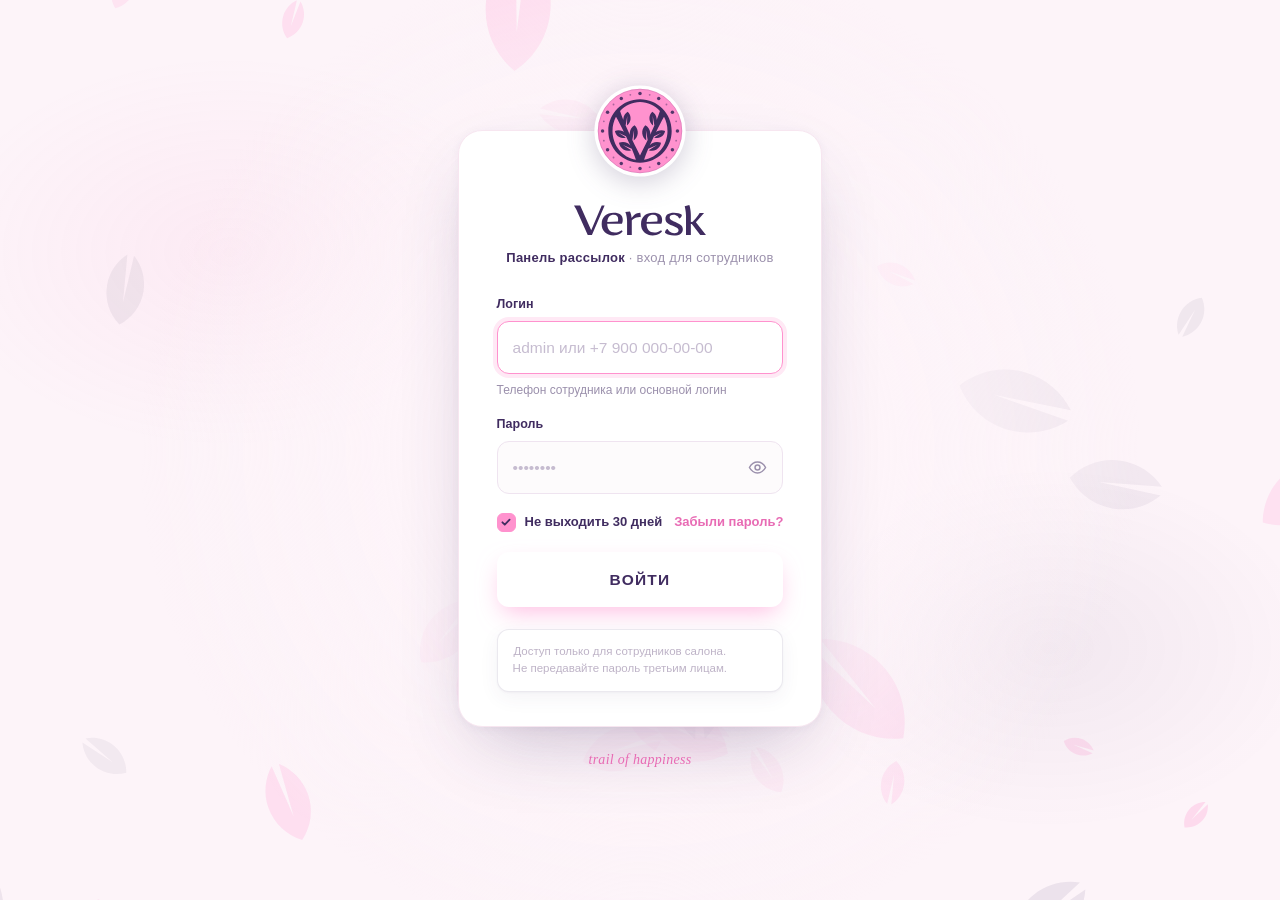
<file: veresk_bot/adminapp/index.html>
<!doctype html>
<html lang="ru">
<head>
<meta charset="utf-8">
<meta name="viewport" content="width=device-width, initial-scale=1, viewport-fit=cover">
<meta name="theme-color" content="#FDF4F9">
<meta name="description" content="Veresk — авторассылки клиентам через Telegram и MAX">
<title>Вход · Панель рассылок Veresk</title>
<link rel="icon" href="favicon.svg" type="image/svg+xml">
<link rel="icon" href="favicon-32.png" type="image/png" sizes="32x32">
<link rel="icon" href="favicon-16.png" type="image/png" sizes="16x16">
<link rel="shortcut icon" href="favicon.ico">
<link rel="apple-touch-icon" href="apple-touch-icon.png" sizes="180x180">
<link rel="preconnect" href="https://fonts.googleapis.com">
<link rel="preconnect" href="https://fonts.gstatic.com" crossorigin>
<link href="https://fonts.googleapis.com/css2?family=Fraunces:opsz,wght@9..144,500;9..144,600;9..144,700&family=Manrope:wght@400;500;600;700&display=swap" rel="stylesheet">
<link rel="stylesheet" href="css/admin.css?v=87">
<link rel="stylesheet" href="css/login.css?v=2">
<link rel="stylesheet" href="css/wheel.css?v=11">
<link rel="stylesheet" href="css/promos.css?v=4">
<!-- Критичный CSS до paint: иначе логин мелькнёт, пока качается admin.css -->
<style>
  #authBoot{display:none;position:fixed;inset:0;z-index:50;flex-direction:column;align-items:center;justify-content:center;gap:18px}
  html.auth-pending #loginScreen{display:none!important}
  html.auth-pending #authBoot{display:flex}
</style>
<!-- Скрываем логин до paint, если в localStorage уже есть токен — иначе при refresh мигает форма входа -->
<script>
(function () {
  try {
    if (localStorage.getItem("veresk_admin_token")) {
      document.documentElement.classList.add("auth-pending");
    }
  } catch (_) { /* private mode / blocked storage */ }
})();
</script>
</head>
<body>
<!-- BOOT: пока проверяем сохранённую сессию -->
<div id="authBoot" class="auth-boot" aria-live="polite" aria-busy="true">
  <div class="auth-boot-logo" aria-hidden="true">
    <img src="assets/logo-circle.png?v=6" alt="" width="96" height="96" decoding="async">
  </div>
  <div class="auth-boot-spinner" aria-hidden="true"></div>
  <p class="auth-boot-label">Загрузка…</p>
</div>

<!-- LOGIN -->
<div id="loginScreen" class="page">
  <div class="paper" id="loginPaper" aria-hidden="true"></div>
  <div class="calm" aria-hidden="true"></div>

  <div>
    <div class="card">
      <!-- печать из листа наклеек: плашка + эмблема + кольцо бусин -->
      <div class="stamp" aria-hidden="true">
        <svg viewBox="0 0 200 200">
          <circle cx="100" cy="100" r="95" fill="#FFFFFF"/>
          <circle cx="100" cy="100" r="88" fill="#FF92CE"/>
          <circle cx="100" cy="100" r="87" fill="none" stroke="#402C60" stroke-opacity=".2" stroke-width="1.4"/>
          <g class="beads" id="loginBeads"></g>
          <g transform="translate(34 34) scale(1.32)" fill="#402C60">
            <path d="M56.51 95.31C58.07 90.35 60.33 84.48 63.02 78.13L76.92 71.99L63.69 80.2C67.44 81.59 71.76 81.44 75.58 79.42C79.85 77.16 82.54 73.1 83.21 68.66C79.17 66.71 74.3 66.65 70.02 68.89C68.13 69.9 66.54 71.26 65.3 72.86C67.42 68.08 69.72 63.09 72.13 58.12L84.02 52.86L72.32 60.13C75.64 61.36 79.46 61.23 82.84 59.45C86.61 57.45 89 53.84 89.6 49.93C86.02 48.2 81.7 48.14 77.92 50.14C76.82 50.72 75.85 51.44 74.99 52.27C79.33 43.5 83.83 34.97 87.9 27.66C91.4 34.27 93.39 41.88 93.39 49.99C93.39 72.96 77.39 91.99 56.51 95.31M6.61 49.99C6.61 41.88 8.6 34.27 12.1 27.66C16.17 34.97 20.67 43.5 25.01 52.27C24.15 51.44 23.18 50.72 22.08 50.14C18.3 48.14 13.98 48.2 10.4 49.93C11 53.84 13.39 57.45 17.16 59.45C20.54 61.23 24.36 61.36 27.68 60.13L15.98 52.86L27.87 58.12C30.28 63.09 32.58 68.08 34.7 72.86C33.46 71.26 31.87 69.9 29.98 68.89C25.7 66.65 20.83 66.71 16.79 68.66C17.46 73.1 20.15 77.16 24.42 79.42C28.24 81.44 32.56 81.59 36.31 80.2L23.08 71.99L36.98 78.13C39.67 84.48 41.93 90.35 43.49 95.31C22.61 91.99 6.61 72.96 6.61 49.99M50 4.15C62.39 4.15 73.54 9.65 81.45 18.42C80.14 22.64 78.35 27.46 76.27 32.61C76.32 31.86 76.3 31.09 76.22 30.34C75.73 25.75 73.07 21.93 69.38 19.76C66.23 22.65 64.44 26.95 64.93 31.54C65.36 35.64 67.54 39.13 70.64 41.37L70.1 26.52L72.7 41.14C70.62 45.95 68.37 50.88 66.1 55.74C66.22 54.7 66.22 53.63 66.1 52.55C65.56 47.47 62.61 43.22 58.5 40.83C55.01 44.04 53.03 48.81 53.56 53.89C54.05 58.46 56.47 62.34 59.91 64.82L59.31 48.33L62.12 64.15C57.48 73.8 53.05 82.54 50 88.48C46.95 82.54 42.52 73.8 37.88 64.15L40.69 48.33L40.09 64.82C43.53 62.34 45.95 58.46 46.44 53.89C46.97 48.81 44.99 44.04 41.5 40.83C37.39 43.22 34.44 47.47 33.9 52.55C33.78 53.63 33.78 54.7 33.9 55.74C31.63 50.88 29.38 45.95 27.3 41.14L29.9 26.52L29.36 41.37C32.46 39.13 34.64 35.64 35.07 31.54C35.56 26.95 33.77 22.65 30.62 19.76C26.93 21.93 24.27 25.75 23.78 30.34C23.7 31.09 23.68 31.86 23.73 32.61C21.65 27.46 19.86 22.64 18.55 18.42C26.46 9.65 37.61 4.15 50 4.15M50 0C22.39 0 0 22.38 0 49.99C0 77.6 22.39 99.99 50 99.99C77.61 99.99 100 77.6 100 49.99C100 22.38 77.61 0 50 0"/>
          </g>
        </svg>
      </div>

      <div class="head">
        <h1>
          <!-- настоящий вордмарк из брендбука, не шрифт -->
          <svg class="mark" viewBox="0 0 1000 231" role="img" aria-label="Veresk">
            <path d="M565.08 88.04C573.56 78.45 584.91 73.56 598.93 73.56C621.76 73.56 632.84 84.97 632.84 108.45C632.84 113.93 632.26 119.47 631.21 125.02L550.28 128.41C551.72 111.06 556.74 97.5 565.08 88.04M622.8 227.27C631.21 225.12 637.93 222.51 642.82 219.71C647.71 216.97 652.28 213.77 656.32 210.25C660.49 206.73 663.04 204.25 664.15 202.82C665.19 201.45 665.97 200.21 666.49 199.23L666.75 198.64L659.51 191.01L653.25 196.03C649.67 198.97 643.6 201.9 635.19 204.71C626.71 207.58 617.58 209.01 608 209.01C589.6 209.01 575.19 203.34 565.21 192.12C555.37 181.04 550.22 164.41 549.82 142.75L659.38 142.75C659.38 142.75 667.6 132.45 667.6 113.02C667.6 95.41 661.73 81.78 650.06 72.32C638.52 63 621.69 58.24 600.04 58.24C571.21 58.24 548.32 66.13 532.15 81.58C515.98 97.1 507.76 118.17 507.76 144.25C507.76 170.08 515.85 191.21 531.82 206.93C547.74 222.64 569.32 230.6 595.87 230.6C605.39 230.6 614.45 229.49 622.8 227.27"/>
            <path d="M266.79 88.04C275.27 78.45 286.62 73.56 300.64 73.56C323.46 73.56 334.49 84.97 334.49 108.45C334.49 113.93 333.96 119.47 332.92 125.02L251.99 128.41C253.42 111.06 258.45 97.5 266.79 88.04M358.03 210.25C362.2 206.73 364.75 204.25 365.85 202.82C366.9 201.45 367.68 200.21 368.2 199.23L368.46 198.64L361.22 191.01L354.96 196.03C351.38 198.97 345.31 201.9 336.9 204.71C328.42 207.58 319.29 209.01 309.7 209.01C291.31 209.01 276.9 203.34 266.92 192.12C257.08 181.04 251.92 164.41 251.53 142.75L361.09 142.75C361.09 142.75 369.31 132.45 369.31 113.02C369.31 95.41 363.44 81.78 351.77 72.32C340.22 63 323.33 58.24 301.68 58.24C272.92 58.24 250.03 66.13 233.86 81.58C217.69 97.1 209.47 118.17 209.47 144.25C209.47 170.08 217.56 191.21 233.53 206.93C249.45 222.64 271.03 230.6 297.57 230.6C307.1 230.6 316.16 229.49 324.51 227.27C332.86 225.12 339.64 222.51 344.53 219.71C349.42 216.97 353.98 213.77 358.03 210.25"/>
            <path d="M402.11 227.86L437.79 227.86L437.79 117.84C437.79 117.84 463.35 88.63 505.54 92.15C505.54 79.17 504.37 68.02 502.02 58.95L501.89 58.24L501.17 58.24C493.67 58.24 486.17 59.74 478.81 62.67C471.44 65.61 465.31 68.87 460.68 72.32C456.05 75.84 451.55 79.95 447.37 84.58C443.07 89.34 440.39 92.47 439.15 94.24C438.18 95.47 437.39 96.65 436.74 97.69L436.42 97.37C436.42 97.37 435.11 70.11 423.5 48.58L389.07 52.24C389.07 52.24 402.11 80.61 402.11 122.73ZM402.11 227.86"/>
            <path d="M757.66 230.6C778.79 230.6 795.36 226.69 806.96 218.99C818.64 211.23 824.57 199.49 824.57 184.23C824.57 172.43 820.66 162.84 812.96 155.73C805.4 148.82 791.64 140.54 771.81 131.21C771.16 131.02 770.51 130.82 769.92 130.56C769.47 130.36 768.88 130.04 768.1 129.58C751.53 121.95 740.05 115.89 733.86 111.39C727.86 107.08 724.86 101.54 724.86 94.95C724.86 81.26 734.77 74.61 755.18 74.61C760.86 74.61 766.27 75.58 771.23 77.54C776.18 79.43 780.23 81.65 783.1 84C786.1 86.34 788.7 89.15 790.99 92.34C793.27 95.6 794.77 97.82 795.42 99C796.07 100.23 796.53 101.21 796.73 101.8L796.92 102.45C796.92 102.45 804.81 100.95 813.29 88.95C816.36 84.58 817.59 78.58 817.27 74.41L817.27 73.95C817.27 73.95 809.57 66.78 790.66 62.08C780.81 59.67 769.66 58.24 757.66 58.24C736.73 58.24 720.49 62.21 709.53 70.04C698.45 78 692.84 89.34 692.84 103.95C692.84 116.93 697.01 127.17 705.3 134.54C713.45 141.71 726.23 149.02 743.38 156.19C762.68 164.47 775.86 170.86 782.51 175.23C789.03 179.47 792.16 185.01 792.16 192.19C792.16 199.36 789.16 204.71 783.03 208.62C776.84 212.6 768.68 214.56 758.64 214.56C752.58 214.56 746.58 213.45 740.97 211.16C735.29 208.88 730.6 206.34 727.08 203.47C723.62 200.67 720.23 197.4 717.16 193.69C714.1 190.04 712.14 187.56 711.36 186.19C710.51 184.82 709.93 183.71 709.47 182.8L709.21 182.27C709.21 182.27 698.97 184.3 693.1 195.58C690.69 200.14 689.32 204.9 689.32 209.93L689.32 210.32C689.32 210.32 700.86 220.88 719.38 225.71C730.73 228.71 743.51 230.6 757.66 230.6"/>
            <path d="M1000 227.79L923.5 130.23L985.39 61.04L952.46 61.04L949.07 64.04L945.74 69.45C943.72 73.11 939.09 79.56 931.98 88.63C924.81 97.76 916.07 107.93 905.9 119.02L899.57 126.39L885.29 127.95C885.29 127.95 885.29 93.97 885.29 75.71C885.16 29.67 873.81 0 873.81 0L838.66 8.87C838.66 8.87 848.64 45.19 848.64 81.39L848.64 227.86L885.29 227.86L885.29 143.41L892.59 143.41L956.76 227.79ZM1000 227.79"/>
            <path d="M135.71 227.86L232.03 4.37L209.99 4.37L130.23 191.14L46.76 4.37L0 4.37L3.07 9.46C5.28 12.65 8.8 18.65 13.37 27.46C18 36.26 22.83 46.37 27.65 57.52L104.02 227.86ZM135.71 227.86"/>
          </svg>
        </h1>
        <p><b>Панель рассылок</b> · вход для сотрудников</p>
      </div>

      <form id="loginForm" novalidate autocomplete="on">
        <div class="alert" id="loginErr" role="alert" aria-live="assertive">
          <svg viewBox="0 0 20 20" fill="currentColor"><path d="M10 1.7 19 18H1L10 1.7Zm0 5.6a.9.9 0 0 0-.9 1v3.3a.9.9 0 0 0 1.8 0V8.3a.9.9 0 0 0-.9-1Zm0 6.4a1.05 1.05 0 1 0 0 2.1 1.05 1.05 0 0 0 0-2.1Z"/></svg>
          <span id="loginErrMsg"></span>
        </div>
        <div class="done" id="loginDone" role="status" aria-live="polite">
          <svg viewBox="0 0 20 20" fill="none" stroke="currentColor" stroke-width="2.6" stroke-linecap="round" stroke-linejoin="round"><path d="M4 10.5 8 14.5 16 6"/></svg>
          <span>Печать снята — открываем панель…</span>
        </div>

        <div class="grp">
          <label for="loginUsername">Логин</label>
          <div class="box">
            <input id="loginUsername" name="username" type="text" autocomplete="username"
                   autocapitalize="off" spellcheck="false"
                   placeholder="admin или +7 900 000-00-00"
                   aria-describedby="loginHint loginBad" enterkeyhint="next">
          </div>
          <p class="hint" id="loginHint">Телефон сотрудника или основной логин</p>
          <p class="bad" id="loginBad">Введите логин</p>
        </div>

        <div class="grp">
          <label for="loginPassword">Пароль</label>
          <div class="box">
            <input id="loginPassword" name="password" type="password" autocomplete="current-password"
                   placeholder="••••••••" aria-describedby="passBad capsHint" enterkeyhint="go">
            <button type="button" class="peek" id="passToggle" aria-label="Показать пароль" aria-pressed="false" tabindex="-1">
              <svg id="passEye" viewBox="0 0 24 24" fill="none" stroke="currentColor" stroke-width="1.9" stroke-linecap="round" stroke-linejoin="round">
                <path d="M1.8 12S5.6 5.2 12 5.2 22.2 12 22.2 12 18.4 18.8 12 18.8 1.8 12 1.8 12Z"/>
                <circle cx="12" cy="12" r="3.1"/>
              </svg>
            </button>
          </div>
          <p class="caps" id="capsHint">Включён Caps Lock</p>
          <p class="bad" id="passBad">Введите пароль</p>
        </div>

        <div class="row">
          <label class="check">
            <input type="checkbox" id="loginRemember" checked>
            <span class="tick"><svg viewBox="0 0 20 20" fill="none" stroke="currentColor" stroke-width="3" stroke-linecap="round" stroke-linejoin="round"><path d="M4 10.5 8 14.5 16 6"/></svg></span>
            Не выходить 30 дней
          </label>
          <a class="forgot" href="#" id="loginForgot">Забыли пароль?</a>
        </div>

        <button class="submit" type="submit" id="loginSubmit">
          <svg class="spin" id="loginSpinner" viewBox="0 0 24 24" fill="none" stroke="currentColor" stroke-width="2.8" stroke-linecap="round">
            <path d="M12 2.6a9.4 9.4 0 1 0 9.4 9.4" opacity=".9"/>
          </svg>
          <span id="loginSubmitLabel">Войти</span>
        </button>

        <p class="note">Доступ только для сотрудников салона.<br>Не передавайте пароль третьим лицам.</p>
      </form>
    </div>

    <p class="sign">trail of happiness</p>
  </div>
</div>

<div class="app hidden" id="appShell">
  <aside class="side">
    <a class="logo" href="#" onclick="go('home');return false" aria-label="Veresk"><img src="assets/logo-circle.png?v=6" alt="Veresk" width="120" height="120" decoding="async"></a>
    <button class="btn primary create-btn" onclick="go('compose')">
      <svg viewBox="0 0 24 24" fill="none" stroke="currentColor" stroke-width="2.2"><path d="M12 5v14M5 12h14"/></svg>
      Создать рассылку
    </button>
    <nav class="nav">
      <button class="nav-item active" data-nav="home" onclick="go('home')"><svg viewBox="0 0 24 24" fill="none" stroke="currentColor" stroke-width="1.8"><path d="m3 11 18-8-8 18-2-8z"/></svg>Главная</button>
      <button class="nav-item" data-nav="chats" onclick="go('chats')"><svg viewBox="0 0 24 24" fill="none" stroke="currentColor" stroke-width="1.8"><path d="M21 11.5a8.4 8.4 0 01-.9 3.8 8.5 8.5 0 01-7.6 4.7 8.4 8.4 0 01-3.8-.9L3 21l1.9-5.7a8.4 8.4 0 01-.9-3.8 8.5 8.5 0 014.7-7.6 8.4 8.4 0 013.8-.9h.5a8.5 8.5 0 018 8v.5z"/></svg>Чаты</button>
      <button class="nav-item" data-nav="clients" onclick="go('clients')"><svg viewBox="0 0 24 24" fill="none" stroke="currentColor" stroke-width="1.8"><circle cx="9" cy="8" r="3"/><path d="M3 20c0-3 3-5 6-5s6 2 6 5"/><path d="M16 6a3 3 0 010 6"/><path d="M18 20c0-2-.6-3.5-2-4.5"/></svg>Клиенты</button>
      <button class="nav-item" data-nav="promos" onclick="go('promos')"><svg viewBox="0 0 24 24" fill="none" stroke="currentColor" stroke-width="1.8"><path d="M20.6 12.6 12.6 20.6a2 2 0 01-2.8 0L3.4 14.2a2 2 0 010-2.8L11.4 3.4a2 2 0 012.8 0l7.4 7.4a2 2 0 010 2.8z"/><circle cx="8.5" cy="8.5" r="1.2" fill="currentColor" stroke="none"/></svg>Акции</button>
      <button class="nav-item" data-nav="wheel" onclick="go('wheel')"><svg viewBox="0 0 24 24" fill="none" stroke="currentColor" stroke-width="1.8"><circle cx="12" cy="12" r="9"/><circle cx="12" cy="12" r="2"/><path d="M12 3v3M12 18v3M3 12h3M18 12h3M5.6 5.6l2.1 2.1M16.3 16.3l2.1 2.1M18.4 5.6l-2.1 2.1M7.7 16.3l-2.1 2.1"/></svg>Фортуна</button>
      <button class="nav-item" data-nav="aichat" onclick="go('aichat')"><svg viewBox="0 0 24 24" fill="none" stroke="currentColor" stroke-width="1.8"><path d="M21 15a2 2 0 01-2 2H7l-4 4V5a2 2 0 012-2h14a2 2 0 012 2z"/></svg>ИИ чат</button>
      <button class="nav-item" data-nav="bots" onclick="go('bots')"><svg viewBox="0 0 24 24" fill="none" stroke="currentColor" stroke-width="1.8"><rect x="3" y="11" width="18" height="10" rx="2"/><circle cx="8.5" cy="16" r="1"/><circle cx="15.5" cy="16" r="1"/><path d="M12 11V7"/><path d="M8 7h8"/></svg>Боты</button>
      <button class="nav-item" data-nav="settings" onclick="go('settings')"><svg viewBox="0 0 24 24" fill="none" stroke="currentColor" stroke-width="1.8"><circle cx="12" cy="12" r="3"/><path d="M12 1v2M12 21v2M4.22 4.22l1.42 1.42M18.36 18.36l1.42 1.42M1 12h2M21 12h2M4.22 19.78l1.42-1.42M18.36 5.64l1.42-1.42"/></svg>Настройки</button>
    </nav>
    <div class="side-foot">
      <div class="avatar" id="sideUserAv">V</div>
      <div class="side-foot-meta">
        <div class="nm" id="sideUserName">Админ</div>
        <div class="rl" id="sideUserRole">Veresk</div>
      </div>
      <button type="button" class="logout" id="btnLogout" aria-label="Выйти" title="Выйти">
        <svg viewBox="0 0 24 24" fill="none" stroke="currentColor" stroke-width="1.8" aria-hidden="true">
          <path d="M9 21H5a2 2 0 01-2-2V5a2 2 0 012-2h4"/>
          <path d="M16 17l5-5-5-5"/>
          <path d="M21 12H9"/>
        </svg>
      </button>
    </div>
  </aside>

  <main class="main">
    <div class="main-inner">
    <div id="sessionHealthBanner" class="session-health-banner hidden" role="alert"></div>

    <div class="mtop mob">
      <a class="logo" href="#" onclick="go('home');return false" aria-label="Veresk"><img src="assets/logo-circle.png?v=6" alt="Veresk" width="68" height="68" decoding="async"></a>
      <div class="mtop-text">
        <div class="mtop-hi">Здравствуйте</div>
        <div class="mtop-sub">Что отправим клиентам сегодня?</div>
      </div>
      <div class="spacer"></div>
      <button type="button" class="icon-btn mtop-settings" id="mtopSettings" onclick="go('settings')" aria-label="Настройки" title="Настройки">
        <svg viewBox="0 0 24 24" fill="none" stroke="currentColor" stroke-width="1.8"><circle cx="12" cy="12" r="3"/><path d="M12 1v2M12 21v2M4.22 4.22l1.42 1.42M18.36 18.36l1.42 1.42M1 12h2M21 12h2M4.22 19.78l1.42-1.42M18.36 5.64l1.42-1.42"/></svg>
      </button>
    </div>

    <!-- HOME -->
    <section class="panel active" id="home">
      <div class="mob">
        <button class="hero" onclick="go('compose')">
          <span class="plus"><svg viewBox="0 0 24 24" fill="none" stroke="#fff" stroke-width="2.4"><path d="M12 5v14M5 12h14"/></svg></span>
          <span><div class="ht">Создать рассылку</div><div class="hs">Напишите клиентам за 3 простых шага</div></span>
          <span class="arr"><svg viewBox="0 0 24 24" fill="none" stroke="#fff" stroke-width="2.2"><path d="M9 6l6 6-6 6"/></svg></span>
        </button>
      </div>
      <div class="head-row dk-flex">
        <div><h1>Главная</h1><p>Массовые сообщения и поводы написать клиентам в Telegram и MAX</p></div>
        <div class="spacer"></div>
        <button class="btn primary big" onclick="go('compose')"><svg viewBox="0 0 24 24" fill="none" stroke="currentColor" stroke-width="2.2"><path d="M12 5v14M5 12h14"/></svg>Создать рассылку</button>
      </div>

      <div class="home-grid">
        <div class="home-kpis">
          <div class="kpi">
            <div class="kpi-ic"><svg viewBox="0 0 24 24" fill="none" stroke="currentColor" stroke-width="1.8"><circle cx="9" cy="8" r="3"/><path d="M3 20c0-3 3-5 6-5s6 2 6 5"/><path d="M16 6a3 3 0 010 6"/><path d="M18 20c0-2-.6-3.5-2-4.5"/></svg></div>
            <div><div class="n" id="statCustomers">—</div><div class="l">клиентов в базе</div></div>
          </div>
          <div class="kpi">
            <div class="kpi-ic"><svg viewBox="0 0 24 24" fill="none" stroke="currentColor" stroke-width="1.8"><rect x="6" y="2" width="12" height="20" rx="3"/><path d="M11 18h2"/></svg></div>
            <div><div class="n" id="statAccounts">—</div><div class="l">аккаунтов готовы к отправке</div></div>
          </div>
          <div class="kpi">
            <div class="kpi-ic"><svg viewBox="0 0 24 24" fill="none" stroke="currentColor" stroke-width="1.8"><path d="m3 11 18-8-8 18-2-8z"/></svg></div>
            <div><div class="n" id="statDelivery">—</div><div class="l" id="statDeliveryLabel">успешно за месяц</div></div>
          </div>
          <button type="button" class="kpi kpi-btn" id="kpiSubsNew" title="Открыть новых подписчиков канала">
            <div class="kpi-ic"><svg viewBox="0 0 24 24" fill="none" stroke="currentColor" stroke-width="1.8"><path d="M4 19.5A2.5 2.5 0 016.5 17H20"/><path d="M6.5 2H20v20H6.5A2.5 2.5 0 014 19.5v-15A2.5 2.5 0 016.5 2z"/><path d="M12 8v6M9 11h6"/></svg></div>
            <div><div class="n" id="statSubsNew">—</div><div class="l" id="statSubsNewLabel">новых за 3 дня</div></div>
          </button>
        </div>
        <div class="widget events-widget">
          <div class="wg-head">
            <div>
              <h3>События клиентов</h3>
              <span class="sub" id="wgEventsSub">Дни рождения и годовщины из Posiflora</span>
            </div>
            <button class="wg-all" id="wgAll" type="button">Показать все</button>
          </div>
          <div class="wg-seg" id="wgFilters" role="tablist" aria-label="Период событий">
            <button type="button" class="wg-f on" data-days="7" role="tab" aria-selected="true">7 дней</button>
            <button type="button" class="wg-f" data-days="14" role="tab" aria-selected="false">14 дней</button>
            <button type="button" class="wg-f" data-days="30" role="tab" aria-selected="false">30 дней</button>
            <button type="button" class="wg-f" data-days="60" role="tab" aria-selected="false">60 дней</button>
          </div>
          <div id="eventsList" class="events-list"></div>
        </div>
      </div>

      <div class="campaigns-panel">
        <div class="cp-head">
          <div>
            <h2>Ваши рассылки</h2>
            <span class="cp-count" id="campaignsCount"></span>
          </div>
        </div>
        <div class="mhead dk-grid" id="campaignsHead"><span></span><span>Рассылка</span><span>Где</span><span>Статус и когда</span><span></span></div>
        <div class="rlist" id="campaignsList"></div>
      </div>
    </section>

    <!-- CLIENTS -->
    <section class="panel" id="clients">
      <button class="back mob" onclick="go('home')"><svg viewBox="0 0 24 24" fill="none" stroke="currentColor" stroke-width="2"><path d="M15 18l-6-6 6-6"/></svg>Главная</button>
      <div class="clients-head">
        <div>
          <div class="page-title">Клиенты</div>
          <p class="page-desc" id="clientsPageDesc">База из Posiflora. Сегменты считаются автоматически.</p>
        </div>
        <button class="btn" id="btnSync">
          <svg viewBox="0 0 24 24" fill="none" stroke="currentColor" stroke-width="1.8"><path d="M12 3v12M8 11l4 4 4-4"/><path d="M4 17v2a2 2 0 002 2h12a2 2 0 002-2v-2"/></svg>
          Синхронизировать
        </button>
        <button class="btn" id="btnSubsSync" hidden>
          <svg viewBox="0 0 24 24" fill="none" stroke="currentColor" stroke-width="1.8"><path d="M12 3v12M8 11l4 4 4-4"/><path d="M4 17v2a2 2 0 002 2h12a2 2 0 002-2v-2"/></svg>
          Выгрузить подписчиков
        </button>
      </div>

      <div class="clients-tabs" role="tablist" aria-label="Разделы клиентов">
        <button type="button" class="clients-tab on" data-clients-tab="base" role="tab" aria-selected="true">База клиентов</button>
        <button type="button" class="clients-tab" data-clients-tab="subscribers" role="tab" aria-selected="false">
          Подписчики
          <span class="clients-tab-badge" id="subsNewBadge" hidden>0</span>
        </button>
      </div>

      <div class="clients-pane active" id="clientsPaneBase" data-clients-pane="base">
        <div class="clients-toolbar">
          <div class="seg">
            <button class="on" data-seg="all">Все</button>
            <button data-seg="regular">Постоянные</button>
            <button data-seg="new">Новые</button>
            <button data-seg="inactive">Давно не заказывали</button>
          </div>
          <div class="clients-tools">
            <div class="searchbox clients-search">
              <svg class="si" viewBox="0 0 24 24" fill="none" stroke="currentColor" stroke-width="2"><circle cx="11" cy="11" r="7"/><path d="m21 21-4.3-4.3"/></svg>
              <input type="search" id="clientsSearch" placeholder="Имя или телефон…" autocomplete="off">
            </div>
            <p class="hint" id="clientsHint"></p>
          </div>
        </div>
        <div class="tbl-wrap clients-tbl">
          <table>
            <thead>
              <tr>
                <th>Клиент</th>
                <th>Сегмент</th>
                <th>Каналы</th>
                <th class="hide-mob">Последний заказ</th>
                <th>Событие</th>
                <th class="th-chev" aria-hidden="true"></th>
              </tr>
            </thead>
            <tbody id="clientsBody"></tbody>
          </table>
        </div>
      </div>

      <div class="clients-pane" id="clientsPaneSubs" data-clients-pane="subscribers" hidden>
        <div class="subs-layout" id="subsLayout">
          <!-- Компактная шапка: канал + статус welcome -->
          <div class="subs-summary" id="subsSummary">
            <div class="subs-summary-main">
              <div class="subs-summary-label">Канал</div>
              <div class="subs-summary-title" id="subsChannelName">Не определён</div>
              <div class="subs-summary-meta" id="subsChannelMeta"></div>
            </div>
            <div class="subs-summary-side">
              <span class="subs-pill" id="subsWelcomePill" data-on="0">Автосообщение выкл</span>
              <button type="button" class="btn" id="btnSubsSettingsToggle" aria-expanded="false">
                Настройки
              </button>
            </div>
          </div>

          <!-- Настройки: свёрнуты по умолчанию, если канал уже есть -->
          <div class="subs-settings" id="subsSetup" hidden>
            <div class="subs-settings-grid">
              <section class="subs-card" id="subsChannelCard">
                <div class="subs-card-head">
                  <h3>Канал Telegram</h3>
                  <p>Бот должен быть админом. Можно найти канал автоматически.</p>
                </div>
                <div class="subs-channel-actions">
                  <button type="button" class="btn primary" id="btnSubsDiscover">Определить автоматически</button>
                  <button type="button" class="btn" id="btnSubsManualToggle">Вручную</button>
                </div>
                <div class="subs-channel-pick" id="subsChannelPick" hidden></div>
                <div class="subs-setup-fields" id="subsManualFields" hidden>
                  <label class="field">
                    <span>@username</span>
                    <input type="text" id="subsChannelUsername" placeholder="veresk_flowers" autocomplete="off">
                  </label>
                  <label class="field">
                    <span>Или ID</span>
                    <input type="text" id="subsChannelId" placeholder="-100…" autocomplete="off">
                  </label>
                  <button type="button" class="btn primary" id="btnSubsSaveChannel">Сохранить</button>
                </div>
              </section>

              <section class="subs-card" id="subsWelcome">
                <div class="subs-card-head">
                  <h3>Автосообщение</h3>
                  <p>Новому подписчику — личное сообщение в Telegram.</p>
                </div>

                <div class="subs-welcome-body">
                  <div class="subs-welcome-enable">
                    <label class="subs-welcome-toggle">
                      <input type="checkbox" id="subsWelcomeEnabled">
                      <span>Включить автосообщение</span>
                    </label>
                    <span class="subs-welcome-status" id="subsWelcomeHint">выключено</span>
                  </div>

                  <label class="field">
                    <span>Источник текста</span>
                    <select id="subsWelcomeSource">
                      <option value="custom">Свой текст</option>
                      <option value="promo">Из раздела Акции</option>
                    </select>
                  </label>

                  <div class="subs-welcome-promo" id="subsWelcomePromoWrap" hidden>
                    <label class="field">
                      <span>Акция</span>
                      <select id="subsWelcomePromo">
                        <option value="">Авто · живая «Приветственная»</option>
                      </select>
                    </label>
                    <button type="button" class="btn ghost subs-welcome-pull" id="btnSubsWelcomePullPromo" title="Подставить текст акции в поле ниже">Подтянуть текст</button>
                    <p class="hint" id="subsWelcomePromoHint">
                      В личку уйдёт шаблон выбранной акции. Ниже — запасной текст, если акции нет.
                    </p>
                  </div>

                  <label class="field subs-welcome-text">
                    <span id="subsWelcomeTextLabel">Текст</span>
                    <textarea id="subsWelcomeText" rows="5" placeholder="Здравствуйте, {имя}!…"></textarea>
                  </label>

                  <div class="subs-welcome-footer">
                    <label class="field subs-welcome-delay">
                      <span>Задержка, мин</span>
                      <input type="number" id="subsWelcomeDelay" min="0" max="10080" step="1" value="0">
                    </label>
                    <button type="button" class="btn primary" id="btnSubsWelcomeSave">Сохранить</button>
                  </div>

                  <p class="hint subs-welcome-placeholders">Плейсхолдеры <code>{имя}</code>, <code>{скидка}</code>. Нужен Telegram-аккаунт в Настройках.</p>
                </div>
              </section>
            </div>
          </div>

          <!-- Список: главный фокус раздела -->
          <div class="subs-list-block">
            <div class="subs-list-toolbar">
              <div class="seg subs-seg" id="subsSeg">
                <button class="on" data-subs-filter="member">Подписаны <span class="seg-n" data-stat="members"></span></button>
                <button data-subs-filter="new">Новые <span class="seg-n" data-stat="new"></span></button>
                <button data-subs-filter="survey">С анкетой <span class="seg-n" data-stat="survey"></span></button>
                <button data-subs-filter="no_survey">Без анкеты <span class="seg-n" data-stat="no_survey"></span></button>
                <button data-subs-filter="left">Отписались <span class="seg-n" data-stat="left"></span></button>
                <button data-subs-filter="all">Все</button>
              </div>
              <div class="subs-period" id="subsPeriod" role="tablist" aria-label="Новые за период">
                <button type="button" class="subs-period-btn" data-days="1" role="tab" aria-selected="false">1 день <span class="seg-n" data-new-days="1"></span></button>
                <button type="button" class="subs-period-btn on" data-days="3" role="tab" aria-selected="true">3 дня <span class="seg-n" data-new-days="3"></span></button>
                <button type="button" class="subs-period-btn" data-days="7" role="tab" aria-selected="false">7 дней <span class="seg-n" data-new-days="7"></span></button>
                <button type="button" class="subs-period-btn" data-days="14" role="tab" aria-selected="false">14 дней <span class="seg-n" data-new-days="14"></span></button>
                <button type="button" class="subs-period-btn" data-days="30" role="tab" aria-selected="false">30 дней <span class="seg-n" data-new-days="30"></span></button>
              </div>
              <div class="subs-list-tools">
                <div class="searchbox clients-search">
                  <svg class="si" viewBox="0 0 24 24" fill="none" stroke="currentColor" stroke-width="2"><circle cx="11" cy="11" r="7"/><path d="m21 21-4.3-4.3"/></svg>
                  <input type="search" id="subsSearch" placeholder="Поиск…" autocomplete="off">
                </div>
              </div>
              <p class="hint subs-list-hint" id="subsHint"></p>
            </div>

            <div class="subs-bulk" id="subsBulk" hidden>
              <label class="subs-bulk-check"><input type="checkbox" id="subsSelectAll"> Выбрать все</label>
              <span class="subs-bulk-count" id="subsSelectedCount">0 выбрано</span>
              <button type="button" class="btn" id="btnSubsWrite" disabled>Написать</button>
              <button type="button" class="btn primary" id="btnSubsToMailing" disabled>В рассылку</button>
            </div>

            <div class="tbl-wrap clients-tbl subs-tbl">
              <table>
                <thead>
                  <tr>
                    <th class="th-check"><span class="sr-only">Выбор</span></th>
                    <th>Подписчик</th>
                    <th class="hide-mob th-when">Подписка</th>
                    <th class="th-actions">Действия</th>
                  </tr>
                </thead>
                <tbody id="subsBody"></tbody>
              </table>
            </div>
          </div>
        </div>
      </div>
    </section>

    <!-- CLIENT CARD -->
    <section class="panel" id="client">
      <button class="back" onclick="go('clients')"><svg viewBox="0 0 24 24" fill="none" stroke="currentColor" stroke-width="2"><path d="M15 18l-6-6 6-6"/></svg>Клиенты</button>
      <div class="cl-head">
        <span class="cl-av" id="clAv">—</span>
        <div class="cl-head-text">
          <div class="cl-name" id="clName">—</div>
          <div class="cl-meta">
            <span class="tag" id="clSeg">—</span>
            <span class="src">данные из Posiflora</span>
          </div>
        </div>
        <button class="btn primary cl-write" id="clWrite"><svg viewBox="0 0 24 24" fill="none" stroke="currentColor" stroke-width="2"><path d="m3 11 18-8-8 18-2-8z"/></svg>Написать лично</button>
        <button class="btn cl-write" id="clOpenChat" type="button" title="Открыть переписку в Telegram">В чатах</button>
        <button class="btn cl-write" id="clAskAi" type="button" title="Спросить ИИ про этого клиента">Спросить ИИ</button>
      </div>
      <div class="cl-contacts" id="clContacts"></div>
      <div class="cl-cols">
        <div class="cl-card">
          <h4>Важные даты</h4>
          <div class="dl">
            <div class="row">
              <span class="k">День рождения</span>
              <span class="v"><span id="clBday">—</span></span>
              <button class="mini-btn" type="button" onclick="congratsCurrent('bday')">Поздравить</button>
            </div>
            <div class="row">
              <span class="k">Годовщина</span>
              <span class="v"><span id="clAnniv">—</span></span>
              <button class="mini-btn" type="button" id="clAnnivBtn" onclick="congratsCurrent('anniv')">Поздравить</button>
            </div>
            <div class="row"><span class="k">Клиент с</span><span class="v" id="clSince">—</span></div>
            <div class="row"><span class="k">Последний заказ</span><span class="v" id="clLast">—</span></div>
            <div class="row cl-fortune-row"><span class="k">Колесо фортуны</span><span class="v" id="clFortune">—</span></div>
          </div>
        </div>
        <div class="cl-card">
          <h4>События и автопоздравления</h4>
          <p class="cl-card-hint">Включите «Авто» — бот сам поздравит в день события. Или напишите вручную.</p>
          <div id="clEvents"></div>
        </div>
      </div>
      <div class="section-block">
        <div class="subh">История покупок <span class="src" id="clOrderStats"></span></div>
        <div class="tbl-wrap">
          <table>
            <thead><tr><th>Дата</th><th>Заказ</th><th>Сумма</th><th class="hide-mob">Комментарий</th><th>Статус</th></tr></thead>
            <tbody id="clOrdersBody"></tbody>
          </table>
        </div>
      </div>
      <div class="section-block">
        <div class="subh">История сообщений</div>
        <div class="tbl-wrap">
          <table>
            <thead><tr><th>Дата</th><th>Сообщение</th><th class="hide-mob">Канал</th><th>Статус</th></tr></thead>
            <tbody id="clMsgBody"></tbody>
          </table>
        </div>
      </div>
    </section>

    <!-- BOTS STATUS -->
    <section class="panel" id="bots">
      <button class="back mob" onclick="go('home')"><svg viewBox="0 0 24 24" fill="none" stroke="currentColor" stroke-width="2"><path d="M15 18l-6-6 6-6"/></svg>Главная</button>
      <div class="bots-head">
        <div>
          <div class="page-title">Боты</div>
          <p class="page-desc">Статус Telegram и MAX, запуски и заполненные анкеты.</p>
        </div>
        <button type="button" class="btn" id="btnBotsRefresh">
          <svg viewBox="0 0 24 24" fill="none" stroke="currentColor" stroke-width="1.8"><path d="M21 12a9 9 0 11-2.6-6.3"/><path d="M21 3v6h-6"/></svg>
          Обновить
        </button>
      </div>

      <div class="bots-totals" id="botsTotals">
        <div class="stat"><div class="n">—</div><div class="l">Запусков всего</div></div>
        <div class="stat"><div class="n">—</div><div class="l">Анкет всего</div></div>
        <div class="stat"><div class="n">—</div><div class="l">Сегодня запусков</div></div>
        <div class="stat"><div class="n">—</div><div class="l">Сегодня анкет</div></div>
      </div>

      <div class="bots-grid" id="botsStatusGrid">
        <div class="loading">Загрузка…</div>
      </div>
    </section>

    <!-- SETTINGS -->
    <section class="panel" id="settings">
      <button class="back mob" onclick="go('home')"><svg viewBox="0 0 24 24" fill="none" stroke="currentColor" stroke-width="2"><path d="M15 18l-6-6 6-6"/></svg>Главная</button>
      <div class="settings-top">
        <div>
          <div class="page-title">Настройки</div>
          <p class="page-desc">Каналы отправки, доступ и внешние сервисы.</p>
        </div>
        <div class="settings-top-actions">
          <button type="button" class="btn mob settings-bots-link" id="settingsBotsLink" onclick="go('bots')">
            <svg viewBox="0 0 24 24" fill="none" stroke="currentColor" stroke-width="1.8"><rect x="3" y="11" width="18" height="10" rx="2"/><circle cx="8.5" cy="16" r="1"/><circle cx="15.5" cy="16" r="1"/><path d="M12 11V7"/><path d="M8 7h8"/></svg>
            Статус ботов
          </button>
          <div class="settings-glance" id="settingsGlance" aria-live="polite"></div>
        </div>
      </div>

      <div class="settings-layout">
        <nav class="settings-nav" aria-label="Разделы настроек">
          <button type="button" class="settings-tab on" data-settings="accounts">
            <svg viewBox="0 0 24 24" fill="none" stroke="currentColor" stroke-width="1.8"><rect x="6" y="2" width="12" height="20" rx="3"/><path d="M11 18h2"/></svg>
            <span class="settings-tab-text"><span class="settings-tab-t">Telegram</span><span class="settings-tab-s">Номера для рассылок</span></span>
          </button>
          <button type="button" class="settings-tab" data-settings="bots">
            <svg viewBox="0 0 24 24" fill="none" stroke="currentColor" stroke-width="1.8"><rect x="3" y="11" width="18" height="10" rx="2"/><circle cx="8.5" cy="16" r="1"/><circle cx="15.5" cy="16" r="1"/><path d="M12 11V7"/><path d="M8 7h8"/></svg>
            <span class="settings-tab-text"><span class="settings-tab-t">MAX</span><span class="settings-tab-s">Бот, чаты, realtime</span></span>
          </button>
          <button type="button" class="settings-tab" data-settings="integrations">
            <svg viewBox="0 0 24 24" fill="none" stroke="currentColor" stroke-width="1.8"><path d="M10 13a5 5 0 007.07 0l1.41-1.41a5 5 0 00-7.07-7.07L10 5.93"/><path d="M14 11a5 5 0 00-7.07 0L5.52 12.4a5 5 0 007.07 7.07L14 18.07"/></svg>
            <span class="settings-tab-text"><span class="settings-tab-t">Сервисы</span><span class="settings-tab-s">Posiflora и ИИ</span></span>
          </button>
          <button type="button" class="settings-tab" data-settings="users">
            <svg viewBox="0 0 24 24" fill="none" stroke="currentColor" stroke-width="1.8"><circle cx="12" cy="8" r="3"/><path d="M5 20c0-4 3-6 7-6s7 2 7 6"/></svg>
            <span class="settings-tab-text"><span class="settings-tab-t">Доступ</span><span class="settings-tab-s">Кто входит</span></span>
          </button>
          <button type="button" class="settings-tab" data-settings="logs">
            <svg viewBox="0 0 24 24" fill="none" stroke="currentColor" stroke-width="1.8"><path d="M14 2H6a2 2 0 00-2 2v16a2 2 0 002 2h12a2 2 0 002-2V8z"/><path d="M14 2v6h6M16 13H8M16 17H8M10 9H8"/></svg>
            <span class="settings-tab-text"><span class="settings-tab-t">Журнал</span><span class="settings-tab-s">События системы</span></span>
          </button>
          <button type="button" class="settings-tab" data-settings="automail">
            <svg viewBox="0 0 24 24" fill="none" stroke="currentColor" stroke-width="1.8"><path d="M12 3l1.2 3.6L17 8l-3.8 1.4L12 13l-1.2-3.6L7 8l3.8-1.4L12 3z"/><path d="M5 14h14"/><path d="M7 18h10"/><path d="M9 22h6"/></svg>
            <span class="settings-tab-text"><span class="settings-tab-t">Автопоздравления</span><span class="settings-tab-s">ДР, годовщины, время</span></span>
          </button>
          <button type="button" class="settings-tab" data-settings="backup">
            <svg viewBox="0 0 24 24" fill="none" stroke="currentColor" stroke-width="1.8"><path d="M21 15v4a2 2 0 01-2 2H5a2 2 0 01-2-2v-4"/><path d="M7 10l5 5 5-5"/><path d="M12 15V3"/></svg>
            <span class="settings-tab-text"><span class="settings-tab-t">Копии</span><span class="settings-tab-s">Сохранить и вернуть магазин</span></span>
          </button>
        </nav>

        <div class="settings-body">

          <!-- Telegram accounts -->
          <div class="settings-pane active" id="set-accounts" data-pane="accounts">
            <div class="set-hero">
              <div>
                <h3>Telegram</h3>
                <p id="tgHint">Сначала API-ключи, затем номер: телефон → код → коннект для рассылок.</p>
              </div>
              <div class="set-hero-status" id="tgSetupStatus"></div>
            </div>

            <!-- 1. Prerequisite: API keys -->
            <details class="set-block set-details" id="tgApiForm">
              <summary class="set-details-sum">
                <div>
                  <h4>1. Ключи Telegram API</h4>
                  <p>Один раз на my.telegram.org — дальше можно подключать любые номера.</p>
                </div>
                <div id="tgApiStatus" class="form-status form-status-inline"></div>
              </summary>
              <div class="set-details-body">
                <p class="form-lead">
                  Получите на <a href="https://my.telegram.org" target="_blank" rel="noopener">my.telegram.org</a>
                  → API development tools.
                </p>
                <form class="pw-form" autocomplete="off" onsubmit="return false;">
                <div class="form-grid-2">
                  <div>
                    <label for="tgApiId">API ID</label>
                    <input id="tgApiId" type="text" inputmode="numeric" placeholder="12345678" autocomplete="off">
                  </div>
                  <div>
                    <label for="tgApiHash">API Hash</label>
                    <input id="tgApiHash" type="password" placeholder="0123456789abcdef…" autocomplete="off">
                  </div>
                </div>
                <div class="form-actions">
                  <button type="button" class="btn primary" id="tgApiSave">Сохранить ключи</button>
                </div>
                </form>
              </div>
            </details>

            <!-- 2. Numbers -->
            <div class="set-block">
              <div class="set-block-head">
                <div>
                  <h4>2. Подключённые номера</h4>
                  <p>Сессии проверяются каждые 10 мин (при сбое — чаще). Если коннект пропал — переподключите номер.</p>
                </div>
                <div class="set-block-actions">
                  <button type="button" class="btn" id="btnCheckTgAll" title="Проверить и продлить все сессии">
                    Проверить все
                  </button>
                  <button type="button" class="btn primary" id="btnConnectTg">
                    <svg viewBox="0 0 24 24" fill="none" stroke="currentColor" stroke-width="2.2"><path d="M12 5v14M5 12h14"/></svg>
                    Подключить
                  </button>
                </div>
              </div>
              <div id="tgSessionBanner" class="tg-session-banner hidden" role="status"></div>
              <div class="acards" id="accountsList"></div>

              <div class="acct-form connect-card hidden" id="acctForm">
                <div class="connect-steps" aria-hidden="true">
                  <span class="connect-step on" data-cstep="1">1. QR / телефон</span>
                  <span class="connect-bar"></span>
                  <span class="connect-step" data-cstep="2">2. Подтверждение</span>
                  <span class="connect-bar"></span>
                  <span class="connect-step" data-cstep="3">3. Коннект</span>
                </div>
                <div id="tgConnectFields">
                  <div class="acct-form-title">Новый номер Telegram</div>
                  <p class="form-lead" id="tgReconnectHint" hidden></p>
                  <p class="form-lead">Если код не приходит — войдите по QR (как в Telegram Desktop). SMS для входа через админку Telegram не отправляет.</p>
                  <div class="form-actions">
                    <button type="button" class="btn primary" id="tgQrStart">Войти по QR</button>
                    <button type="button" class="btn" id="tgConnectCancel">Отмена</button>
                  </div>
                  <div id="tgQrStep" class="hidden connect-next">
                    <p class="form-lead" id="tgQrHint" role="status">Откройте Telegram → Настройки → Устройства → Подключить устройство и наведите камеру на QR.</p>
                    <div class="tg-qr-box" id="tgQrBox" aria-label="QR для входа в Telegram"></div>
                    <p class="form-foot" id="tgQrStatus">Ожидаем сканирование…</p>
                    <div id="tgQr2faWrap" class="hidden">
                      <form class="pw-form" autocomplete="off" onsubmit="return false;">
                      <label for="tgQr2fa">Пароль 2FA</label>
                      <input id="tgQr2fa" type="password" placeholder="Пароль облака Telegram" autocomplete="current-password">
                      <div class="form-actions">
                        <button type="button" class="btn primary" id="tgQrConfirm2fa">Подтвердить 2FA</button>
                      </div>
                      </form>
                    </div>
                    <div class="form-actions">
                      <button type="button" class="btn" id="tgQrRefresh">Обновить QR</button>
                    </div>
                  </div>
                  <details class="tg-phone-fallback" id="tgPhoneFallback">
                    <summary>Вход по телефону и коду</summary>
                    <p class="form-lead">Код придёт <strong>только в приложение Telegram</strong> (чат «Telegram»), не в SMS.</p>
                    <label for="tgPhone">Телефон</label>
                    <input id="tgPhone" type="tel" placeholder="+79001234567" autocomplete="tel">
                    <div class="form-actions">
                      <button type="button" class="btn primary" id="tgSendCode">Получить код</button>
                    </div>
                    <div id="tgCodeStep" class="hidden connect-next">
                      <p class="form-lead" id="tgCodeHint" role="status"></p>
                      <label for="tgCode">Код из чата «Telegram»</label>
                      <input id="tgCode" type="text" inputmode="numeric" placeholder="код из приложения Telegram" autocomplete="one-time-code">
                      <div id="tg2faWrap" class="hidden">
                        <form class="pw-form" autocomplete="off" onsubmit="return false;">
                        <label for="tg2fa">Пароль 2FA</label>
                        <input id="tg2fa" type="password" placeholder="Пароль облака Telegram" autocomplete="current-password">
                        </form>
                      </div>
                      <div class="form-actions">
                        <button type="button" class="btn primary" id="tgConfirm">Подтвердить</button>
                        <button type="button" class="btn" id="tgResendCode" title="Повторный запрос кода (SMS всё равно недоступны)">Запросить код ещё раз</button>
                      </div>
                    </div>
                  </details>
                </div>
                <div id="tgConnectDone" class="hidden connect-done">
                  <div class="connect-done-ic" aria-hidden="true">
                    <svg viewBox="0 0 24 24" fill="none" stroke="currentColor" stroke-width="2"><path d="M20 6L9 17l-5-5"/></svg>
                  </div>
                  <div class="acct-form-title">Полный коннект установлен</div>
                  <p class="form-lead" id="tgConnectDoneText">Сессия авторизована — можно отправлять рассылки.</p>
                  <div class="form-actions">
                    <button type="button" class="btn primary" id="tgConnectDoneClose">Готово</button>
                  </div>
                </div>
              </div>
            </div>

            <details class="set-block set-details" id="tgProxyForm">
              <summary class="set-details-sum">
                <div>
                  <h4>Прокси VLESS / Hysteria2</h4>
                  <p>Весь трафик бота и номеров Telegram — через ваш ключ.</p>
                </div>
                <div id="tgProxyStatus" class="form-status form-status-inline"></div>
              </summary>
              <div class="set-details-body">
                <p class="form-lead">
                  Вставьте ссылку <code>vless://…</code> или <code>hysteria2://…</code> / <code>hy2://…</code>
                  из клиента VPN. Бот, рассылки и номера Telegram пойдут через этот ключ,
                  включая проверку статуса и DNS имён Telegram.
                </p>
                <form class="pw-form" autocomplete="off" onsubmit="return false;">
                  <label class="check-row" for="tgProxyEnabled" style="display:flex;align-items:center;gap:8px;margin:12px 0 10px;font-weight:500;">
                    <input id="tgProxyEnabled" type="checkbox" style="width:auto;min-height:0;padding:0;">
                    <span>Включить прокси для Telegram</span>
                  </label>
                  <label for="tgProxyUri">Ключ / ссылка</label>
                  <textarea
                    id="tgProxyUri"
                    rows="3"
                    spellcheck="false"
                    placeholder="vless://uuid@host:443?security=reality&amp;pbk=…&#10;или hysteria2://password@host:443/?sni=…"
                    style="width:100%;font-family:ui-monospace,SFMono-Regular,Menlo,monospace;font-size:12.5px;resize:vertical;"
                  ></textarea>
                  <p class="form-foot" id="tgProxyHint" style="margin-top:8px;"></p>
                  <div class="form-actions">
                    <button type="button" class="btn primary" id="tgProxySave">Сохранить прокси</button>
                    <button type="button" class="btn" id="tgProxyTest">Проверить</button>
                    <button type="button" class="btn" id="tgProxyClear">Отключить</button>
                  </div>
                </form>
              </div>
            </details>
          </div>

          <!-- MAX bot -->
          <div class="settings-pane" id="set-bots" data-pane="bots">
            <div class="set-hero">
              <div>
                <h3>MAX</h3>
                <p>Личный номер — рассылки от имени аккаунта. Бот — анкета, чаты и fallback-рассылки.</p>
              </div>
              <div class="set-hero-status" id="botsOverview"></div>
            </div>

            <div class="max-status-grid" id="maxStatusGrid" aria-live="polite"></div>

            <div class="set-block">
              <div class="set-block-head">
                <div>
                  <h4>1. Личный номер (рассылки)</h4>
                  <p>Неофициальный вход в MAX как пользователь: телефон → код из SMS → рассылки от вашего имени. Нужен RU IP на сервере. Сессия проверяется вместе с Telegram.</p>
                </div>
                <div class="set-block-actions">
                  <button type="button" class="btn" id="btnCheckMaxAll" title="Проверить и продлить сессии MAX">
                    Проверить все
                  </button>
                  <button type="button" class="btn primary" id="btnConnectMax">
                    <svg viewBox="0 0 24 24" fill="none" stroke="currentColor" stroke-width="2.2"><path d="M12 5v14M5 12h14"/></svg>
                    Подключить
                  </button>
                </div>
              </div>
              <div id="maxSessionBanner" class="tg-session-banner hidden" role="status"></div>
              <div class="acards" id="maxAccountsList"></div>

              <div class="acct-form connect-card hidden" id="maxAcctForm">
                <div class="connect-steps" aria-hidden="true">
                  <span class="connect-step on" data-max-cstep="1">1. Телефон</span>
                  <span class="connect-bar"></span>
                  <span class="connect-step" data-max-cstep="2">2. Код</span>
                  <span class="connect-bar"></span>
                  <span class="connect-step" data-max-cstep="3">3. Коннект</span>
                </div>
                <div id="maxConnectFields">
                  <div class="acct-form-title">Новый номер MAX</div>
                  <p class="form-lead" id="maxReconnectHint" hidden></p>
                  <p class="form-lead">Введите телефон в формате +79001234567. Код придёт в SMS / приложение MAX.</p>
                  <label for="maxPhone">Телефон</label>
                  <input id="maxPhone" type="tel" placeholder="+79001234567" autocomplete="tel">
                  <div class="form-actions">
                    <button type="button" class="btn primary" id="maxSendCode">Получить код</button>
                    <button type="button" class="btn" id="maxConnectCancel">Отмена</button>
                  </div>
                  <div id="maxCodeStep" class="hidden connect-next">
                    <label for="maxCode">Код из SMS / MAX</label>
                    <input id="maxCode" type="text" inputmode="numeric" placeholder="12345" autocomplete="one-time-code">
                    <div id="max2faWrap" class="hidden">
                      <form class="pw-form" autocomplete="off" onsubmit="return false;">
                      <label for="max2fa">Пароль 2FA MAX</label>
                      <input id="max2fa" type="password" placeholder="Облачный пароль аккаунта (не SMS)" autocomplete="current-password">
                      <p class="form-foot" style="margin-top:6px">Это пароль двухфакторной защиты в MAX, не код из SMS.</p>
                      </form>
                    </div>
                    <div class="form-actions">
                      <button type="button" class="btn primary" id="maxConfirm">Подтвердить</button>
                    </div>
                  </div>
                </div>
                <div id="maxConnectDone" class="hidden connect-done">
                  <div class="connect-done-ic" aria-hidden="true">
                    <svg viewBox="0 0 24 24" fill="none" stroke="currentColor" stroke-width="2"><path d="M20 6L9 17l-5-5"/></svg>
                  </div>
                  <div class="acct-form-title">MAX-аккаунт подключён</div>
                  <p class="form-lead" id="maxConnectDoneText">Сессия сохранена — рассылки пойдут от имени этого номера.</p>
                  <div class="form-actions">
                    <button type="button" class="btn primary" id="maxConnectDoneClose">Готово</button>
                  </div>
                </div>
              </div>
              <p class="form-foot">Риск: неофициальный API — аккаунт могут ограничить. Лучше отдельный номер, не основной.</p>
            </div>

            <div class="set-block" id="maxTokenForm">
              <div class="set-block-head">
                <div>
                  <h4>2. Токен бота</h4>
                  <p>Создайте бота у <strong>@MasterBot</strong> в MAX → скопируйте токен → сохраните здесь. Нужен для анкеты и чатов; также fallback, если личного номера нет.</p>
                </div>
                <div id="maxTokenStatus" class="form-status form-status-inline"></div>
              </div>
              <form class="pw-form" autocomplete="off" onsubmit="return false;">
              <label for="maxBotToken">Токен</label>
              <input id="maxBotToken" type="password" autocomplete="off" spellcheck="false" placeholder="Вставьте токен от @MasterBot">
              <div class="form-actions">
                <button type="button" class="btn primary" id="maxTokenSave">Сохранить и проверить</button>
                <button type="button" class="btn" id="maxTokenClear">Убрать из панели</button>
              </div>
              </form>
              <p class="form-foot">После сохранения сервис <code>max_bot</code> подхватит токен сам (или из <code>.env</code>). «Убрать» вернёт значение из <code>.env</code>.</p>
            </div>

            <div class="set-block" id="maxWebhookForm">
              <div class="set-block-head">
                <div>
                  <h4>3. Realtime (webhook)</h4>
                  <p>Max сам присылает новые сообщения на ваш сервер — чаты в админке обновляются сразу. Нужен публичный <strong>HTTPS</strong> (порт 443).</p>
                </div>
                <div id="maxWebhookStatus" class="form-status form-status-inline"></div>
              </div>
              <label for="maxWebhookUrl">URL webhook</label>
              <div class="max-url-row">
                <input id="maxWebhookUrl" type="url" autocomplete="off" spellcheck="false" placeholder="https://ваш-домен/api/max/webhook">
                <button type="button" class="btn" id="maxWebhookSuggest" title="Подставить рекомендуемый URL">Подставить</button>
              </div>
              <p class="form-hint" id="maxWebhookHint"></p>
              <form class="pw-form" autocomplete="off" onsubmit="return false;">
              <label for="maxWebhookSecret">Секрет (рекомендуется)</label>
              <input id="maxWebhookSecret" type="password" autocomplete="off" spellcheck="false" placeholder="5–256 символов: A–Z a–z 0–9 _ -">
              <p class="form-hint">Max будет слать его в заголовке <code>X-Max-Bot-Api-Secret</code>. Оставьте пустым, чтобы не менять уже сохранённый.</p>
              </form>
              <div class="form-actions">
                <button type="button" class="btn primary" id="maxWebhookSave">Сохранить и подписать</button>
                <button type="button" class="btn" id="maxWebhookClear">Отключить webhook</button>
              </div>
              <p class="form-foot">Пока webhook включён, long polling у сервиса <code>max_bot</code> не работает — так устроен Max API. Без webhook чаты тоже работают, но с задержкой опроса.</p>
            </div>

            <div class="set-block" id="maxFloristForm">
              <div class="set-block-head">
                <div>
                  <h4>4. Уведомления флористу</h4>
                  <p>Куда в MAX слать готовые анкеты. Пусто — только в Telegram (если задан) или никуда.</p>
                </div>
              </div>
              <label for="maxFloristChatId">Chat ID флориста в MAX</label>
              <input id="maxFloristChatId" type="text" inputmode="numeric" autocomplete="off" placeholder="Например 123456789 (0 — выкл.)">
              <div class="form-actions">
                <button type="button" class="btn primary" id="maxFloristSave">Сохранить</button>
              </div>
              <p class="form-foot">ID чата можно взять из логов бота или переписки с ботом-помощником Max.</p>
            </div>

            <div class="set-block set-block-muted">
              <div class="set-block-head">
                <div>
                  <h4>Что дальше</h4>
                  <p>Напишите боту <strong>/start</strong> из MAX — пойдёт та же анкета, что в Telegram. Диалог появится в <strong>Чаты → MAX</strong>.</p>
                </div>
                <button type="button" class="btn" id="maxOpenChats">Открыть чаты MAX</button>
              </div>
            </div>
          </div>

          <!-- Integrations -->
          <div class="settings-pane" id="set-integrations" data-pane="integrations">
            <div class="set-hero">
              <div>
                <h3>Сервисы</h3>
                <p>Posiflora даёт базу клиентов. ИИ помогает с текстами рассылок.</p>
              </div>
              <div class="set-hero-status" id="integHeroStatus"></div>
            </div>
            <div id="integrationsList"></div>
          </div>

          <!-- Users / staff -->
          <div class="settings-pane" id="set-users" data-pane="users">
            <div class="set-hero">
              <div>
                <h3>Доступ</h3>
                <p>Кто может входить в панель. Логин — номер телефона.</p>
              </div>
              <button type="button" class="btn primary" id="staffAddBtn">
                <svg viewBox="0 0 24 24" fill="none" stroke="currentColor" stroke-width="2" width="16" height="16"><path d="M12 5v14M5 12h14"/></svg>
                Добавить сотрудника
              </button>
            </div>

            <div class="staff-hint" id="staffHint">
              <svg viewBox="0 0 24 24" fill="none" stroke="currentColor" stroke-width="2"><circle cx="12" cy="12" r="9"/><path d="M12 8v.01M12 11v5"/></svg>
              <div>Создайте сотрудника, отметьте разделы и передайте телефон с паролем.</div>
            </div>

            <div class="staff-toolbar" id="staffToolbar" hidden>
              <div class="staff-search">
                <svg viewBox="0 0 24 24" fill="none" stroke="currentColor" stroke-width="2"><circle cx="11" cy="11" r="7"/><path d="M20 20l-3-3"/></svg>
                <input type="search" id="staffSearch" placeholder="Найти по имени или телефону" autocomplete="off">
              </div>
              <div class="staff-count" id="staffCount"></div>
            </div>

            <div class="staff-people" id="staffList"></div>
            <div class="staff-detail" id="staffCard" hidden></div>
            <div class="staff-sys" id="staffSysNote" hidden></div>
          </div>

          <!-- Logs -->
          <div class="settings-pane" id="set-logs" data-pane="logs">
            <div class="set-hero">
              <div>
                <h3>Журнал</h3>
                <p>Синхронизации, рассылки и ошибки каналов.</p>
              </div>
            </div>
            <div class="set-block set-block-flush">
              <div class="logs-toolbar">
                <div class="seg" id="logsFilter">
                  <button type="button" class="on" data-log="all">Все</button>
                  <button type="button" data-log="sync">Синхронизация</button>
                  <button type="button" data-log="mail">Рассылки</button>
                  <button type="button" data-log="error">Ошибки</button>
                  <button type="button" data-log="info">Инфо</button>
                </div>
              </div>
              <div class="logs-panel" id="logsList"></div>
            </div>
          </div>

          <!-- Auto-mail greetings -->
          <div class="settings-pane" id="set-automail" data-pane="automail">
            <div class="set-hero">
              <div>
                <h3>Автопоздравления</h3>
                <p>В день события с тумблером «Авто» — личное сообщение по правилам ниже.</p>
              </div>
              <div class="set-hero-status" id="autoMailStatus"></div>
            </div>

            <div class="automail-stack">
              <section class="automail-block" id="autoMailGlobal">
                <div class="automail-block-head">
                  <h4>Когда и куда</h4>
                  <span class="automail-hint" id="autoMailHint">загрузка…</span>
                </div>
                <label class="automail-switch">
                  <input type="checkbox" id="autoMailEnabled">
                  <span>Включить автопоздравления</span>
                </label>
                <div class="automail-row">
                  <label class="field">
                    <span>Время</span>
                    <input type="time" id="autoMailSendTime" value="10:00">
                  </label>
                  <label class="field">
                    <span>Если есть TG и MAX</span>
                    <select id="autoMailPreferChannel">
                      <option value="tg">Telegram</option>
                      <option value="max">MAX</option>
                    </select>
                  </label>
                </div>
                <p class="hint automail-note">Отправка в день события после указанного времени. На главной у события нужен «Авто».</p>
              </section>

              <section class="automail-block" id="autoMailKindsBlock">
                <div class="automail-block-head">
                  <h4>Текст по типу события</h4>
                </div>
                <div class="seg automail-kind-tabs" id="autoMailKindTabs" role="tablist" aria-label="Тип события">
                  <button type="button" class="on" data-am-tab="bday" role="tab" aria-selected="true">День рождения</button>
                  <button type="button" data-am-tab="anniv" role="tab" aria-selected="false">Годовщина</button>
                  <button type="button" data-am-tab="other" role="tab" aria-selected="false">Другое</button>
                </div>

                <div class="automail-kinds" id="autoMailKinds">
                  <div class="automail-kind on" data-kind="bday" role="tabpanel">
                    <p class="automail-kind-desc">События с типом ДР — акция из «Акции» или свой текст.</p>
                    <label class="automail-switch">
                      <input type="checkbox" data-am-enabled>
                      <span>Включено</span>
                    </label>
                    <label class="field">
                      <span>Источник</span>
                      <select data-am-source>
                        <option value="promo">Из раздела Акции</option>
                        <option value="custom">Свой текст</option>
                      </select>
                    </label>
                    <div class="automail-promo" data-am-promo-wrap hidden>
                      <label class="field">
                        <span>Акция</span>
                        <select data-am-promo>
                          <option value="">Авто · живая «День рождения»</option>
                        </select>
                      </label>
                      <button type="button" class="btn ghost" data-am-pull>Подтянуть текст в запасной</button>
                    </div>
                    <label class="field">
                      <span data-am-text-label>Запасной текст</span>
                      <textarea data-am-text rows="4" placeholder="С днём рождения, {имя}!…"></textarea>
                    </label>
                  </div>

                  <div class="automail-kind" data-kind="anniv" role="tabpanel" hidden>
                    <p class="automail-kind-desc">Свадьбы и другие годовщины из Posiflora.</p>
                    <label class="automail-switch">
                      <input type="checkbox" data-am-enabled>
                      <span>Включено</span>
                    </label>
                    <label class="field">
                      <span>Источник</span>
                      <select data-am-source>
                        <option value="promo">Из раздела Акции</option>
                        <option value="custom">Свой текст</option>
                      </select>
                    </label>
                    <div class="automail-promo" data-am-promo-wrap hidden>
                      <label class="field">
                        <span>Акция</span>
                        <select data-am-promo>
                          <option value="">Авто · живая «Годовщина»</option>
                        </select>
                      </label>
                      <button type="button" class="btn ghost" data-am-pull>Подтянуть текст в запасной</button>
                    </div>
                    <label class="field">
                      <span data-am-text-label>Запасной текст</span>
                      <textarea data-am-text rows="4" placeholder="{имя}, поздравляем с годовщиной!…"></textarea>
                    </label>
                  </div>

                  <div class="automail-kind" data-kind="other" role="tabpanel" hidden>
                    <p class="automail-kind-desc">Поводы без типа ДР/годовщина.</p>
                    <label class="automail-switch">
                      <input type="checkbox" data-am-enabled>
                      <span>Включено</span>
                    </label>
                    <label class="field">
                      <span>Источник</span>
                      <select data-am-source>
                        <option value="custom">Свой текст</option>
                        <option value="promo">Из раздела Акции</option>
                      </select>
                    </label>
                    <div class="automail-promo" data-am-promo-wrap hidden>
                      <label class="field">
                        <span>Акция</span>
                        <select data-am-promo>
                          <option value="">Авто · любая живая акция</option>
                        </select>
                      </label>
                      <button type="button" class="btn ghost" data-am-pull>Подтянуть текст в запасной</button>
                    </div>
                    <label class="field">
                      <span data-am-text-label>Текст</span>
                      <textarea data-am-text rows="4" placeholder="Здравствуйте, {имя}!…"></textarea>
                    </label>
                  </div>
                </div>
              </section>

              <div class="automail-footer">
                <p class="hint">Плейсхолдеры <code>{имя}</code>, <code>{скидка}</code></p>
                <button type="button" class="btn primary" id="btnAutoMailSave">Сохранить</button>
              </div>
            </div>
          </div>

          <!-- Backups -->
          <div class="settings-pane" id="set-backup" data-pane="backup">
            <div class="set-hero">
              <div>
                <h3>Копии</h3>
                <p>Полный снимок магазина: база, сессии Telegram и MAX, фото рассылок и настройки. Создайте — скачайте — при беде верните.</p>
              </div>
              <div class="set-hero-status" id="backupHeroStatus"></div>
            </div>

            <div class="bak-steps" aria-hidden="true">
              <div class="bak-step">
                <span class="bak-step-n">1</span>
                <span>Создать</span>
              </div>
              <span class="bak-step-line"></span>
              <div class="bak-step">
                <span class="bak-step-n">2</span>
                <span>Скачать</span>
              </div>
              <span class="bak-step-line"></span>
              <div class="bak-step">
                <span class="bak-step-n">3</span>
                <span>Вернуть</span>
              </div>
            </div>

            <div class="set-block">
              <div class="set-block-head">
                <div>
                  <h4>Сейчас в магазине</h4>
                  <p id="backupLiveHint">Клиенты, рассылки и ключи — всё, что попадёт в копию.</p>
                </div>
                <div class="set-block-actions">
                  <button type="button" class="btn primary" id="btnBackupCreate">
                    <svg viewBox="0 0 24 24" fill="none" stroke="currentColor" stroke-width="2"><path d="M12 5v14M5 12h14"/></svg>
                    Создать копию
                  </button>
                </div>
              </div>
              <div class="bak-parts" id="backupParts"></div>
              <p class="form-foot" id="backupCreateStatus"></p>
            </div>

            <div class="set-block">
              <div class="set-block-head">
                <div>
                  <h4>Сохранённые копии</h4>
                  <p>Скачайте файл на компьютер. Восстановление заменит текущие данные — перед этим сделаем страховочную копию.</p>
                </div>
              </div>
              <div id="backupList" class="bak-list"></div>
            </div>

            <div class="set-block bak-drop-block" id="backupDropBlock">
              <div class="set-block-head">
                <div>
                  <h4>Вернуть из файла</h4>
                  <p>Если копия лежит на компьютере — загрузите zip сюда.</p>
                </div>
              </div>
              <label class="bak-drop" id="backupDrop" for="backupFileInput">
                <input type="file" id="backupFileInput" accept=".zip,application/zip" hidden>
                <svg viewBox="0 0 24 24" fill="none" stroke="currentColor" stroke-width="1.8"><path d="M21 15v4a2 2 0 01-2 2H5a2 2 0 01-2-2v-4"/><path d="M17 8l-5-5-5 5"/><path d="M12 3v12"/></svg>
                <strong>Выберите файл или перетащите сюда</strong>
                <span id="backupDropHint">Файл вида veresk-kopiya-….zip</span>
              </label>
              <div class="form-actions" id="backupUploadActions" hidden>
                <button type="button" class="btn" id="btnBackupImport">Только сохранить в списке</button>
                <button type="button" class="btn danger" id="btnBackupRestoreFile">Восстановить из файла</button>
              </div>
            </div>
          </div>

        </div>
      </div>
    </section>

    <!-- AI CHAT -->
    <section class="panel" id="aichat">
      <button class="back mob" onclick="go('home')"><svg viewBox="0 0 24 24" fill="none" stroke="currentColor" stroke-width="2"><path d="M15 18l-6-6 6-6"/></svg>Главная</button>
      <div class="ai-head">
        <div>
          <div class="page-title">ИИ помощник</div>
          <p class="page-desc">Тексты, клиенты, события и чек-листы — с опорой на CRM Veresk.</p>
        </div>
        <div class="ai-head-actions">
          <button type="button" class="btn" id="aiRegenBtn" hidden title="Перегенерировать последний ответ">Ещё раз</button>
          <button type="button" class="btn" id="aiClearChat">Очистить</button>
        </div>
      </div>
      <div class="ai-shell">
        <div class="ai-messages" id="aiMessages"></div>
        <div class="ai-followups" id="aiFollowups" hidden></div>
        <div class="ai-chip-cats" id="aiChipCats" hidden>
          <button type="button" class="ai-cat on" data-cat="day">Смена</button>
          <button type="button" class="ai-cat" data-cat="copy">Тексты</button>
          <button type="button" class="ai-cat" data-cat="crm">CRM</button>
        </div>
        <div class="ai-chips" id="aiQuickChips" hidden></div>
        <form class="ai-composer" id="aiChatForm">
          <label class="sr-only" for="aiInput">Сообщение</label>
          <textarea id="aiInput" rows="1" placeholder="Имя клиента, телефон, «кого поздравить», текст рассылки…" disabled></textarea>
          <button type="button" class="btn" id="aiStopBtn" hidden aria-label="Остановить">Стоп</button>
          <button type="submit" class="btn primary" id="aiSend" disabled aria-label="Отправить">
            <svg viewBox="0 0 24 24" fill="none" stroke="currentColor" stroke-width="2"><path d="m3 11 18-8-8 18-2-8z"/></svg>
          </button>
        </form>
        <p class="ai-hint" id="aiChatHint">Подключите ИИ в Настройках → Сервисы, чтобы начать диалог.</p>
      </div>
    </section>

    <!-- CHATS (Telegram + MAX) -->
    <section class="panel chats-panel" id="chats" data-channel="tg">
      <div class="tg-toolbar" id="tgToolbar">
        <div class="ch-channel-switch" role="tablist" aria-label="Канал переписки">
          <button type="button" class="ch-chan-btn on" data-ch-channel="tg" role="tab" aria-selected="true">Telegram</button>
          <button type="button" class="ch-chan-btn" data-ch-channel="max" role="tab" aria-selected="false">MAX</button>
        </div>
        <div class="tg-toolbar-actions">
          <label class="tg-account-pick" id="tgAccountPick">
            <span class="sr-only">Аккаунт</span>
            <select id="tgAccountSelect" aria-label="Аккаунт"></select>
          </label>
          <span class="ch-max-account" id="maxAccountLabel" hidden>MAX-бот</span>
          <button type="button" class="tg-icon-btn" id="tgRefreshDialogs" title="Обновить" aria-label="Обновить">
            <svg viewBox="0 0 24 24" fill="none" stroke="currentColor" stroke-width="1.8"><path d="M21 12a9 9 0 1 1-2.6-6.4"/><path d="M21 3v6h-6"/></svg>
          </button>
          <button type="button" class="btn primary tg-new-btn" id="tgNewChatBtn">Новый</button>
        </div>
      </div>

      <div class="tg-shell" id="tgShell">
        <aside class="tg-sidebar">
          <div class="tg-sidebar-top">
            <div class="tg-search">
              <svg viewBox="0 0 24 24" fill="none" stroke="currentColor" stroke-width="1.8" aria-hidden="true"><circle cx="11" cy="11" r="7"/><path d="m20 20-3.5-3.5"/></svg>
              <input type="search" id="tgDialogSearch" placeholder="Поиск…" autocomplete="off">
            </div>
            <label class="tg-filter" id="tgOnlyUsersWrap" title="Показать только чаты клиентов из CRM (по телефону или id мессенджера)">
              <input type="checkbox" id="tgOnlyUsers" checked>
              <span>Клиенты</span>
            </label>
          </div>
          <div class="tg-dialog-list" id="tgDialogList">
            <div class="tg-empty">Выберите аккаунт или подключите Telegram в Настройках.</div>
          </div>
        </aside>

        <div class="tg-thread" id="tgThread">
          <div class="tg-thread-empty" id="tgThreadEmpty">
            <div class="tg-empty-illu" aria-hidden="true">
              <svg viewBox="0 0 24 24" fill="none" stroke="currentColor" stroke-width="1.5"><path d="M21 11.5a8.4 8.4 0 01-.9 3.8 8.5 8.5 0 01-7.6 4.7 8.4 8.4 0 01-3.8-.9L3 21l1.9-5.7a8.4 8.4 0 01-.9-3.8 8.5 8.5 0 014.7-7.6 8.4 8.4 0 013.8-.9h.5a8.5 8.5 0 018 8v.5z"/></svg>
            </div>
            <div class="t">Выберите чат</div>
            <p id="tgThreadEmptyHint">Выберите чат из списка</p>
          </div>
          <div class="tg-thread-active" id="tgThreadActive" hidden>
            <header class="tg-thread-bar">
              <button type="button" class="tg-back mob" id="tgBackToList" aria-label="К списку чатов">
                <svg viewBox="0 0 24 24" fill="none" stroke="currentColor" stroke-width="2"><path d="M15 18l-6-6 6-6"/></svg>
              </button>
              <div class="tg-peer-av" id="tgPeerAv">?</div>
              <div class="tg-peer-meta">
                <div class="tg-peer-name" id="tgPeerName">—</div>
                <div class="tg-peer-sub" id="tgPeerSub"></div>
              </div>
              <div class="tg-peer-client" id="tgPeerClient">
                <span class="tg-client-chip" id="tgClientChip" hidden></span>
                <button type="button" class="btn primary tg-client-btn" id="tgCreateClientBtn" hidden>Создать</button>
                <button type="button" class="btn tg-client-btn" id="tgOpenClientBtn" hidden>Карточка</button>
              </div>
            </header>
            <div class="tg-messages" id="tgMessages"></div>
            <div class="tg-composer-wrap" id="tgComposerWrap">
              <div class="tg-attach-bar" id="tgAttachBar" hidden>
                <div class="tg-attach-list" id="tgAttachList"></div>
                <label class="tg-attach-as-file">
                  <input type="checkbox" id="tgAsDocument">
                  <span>Как файл</span>
                </label>
              </div>
              <form class="tg-composer" id="tgComposer">
                <button type="button" class="tg-icon-btn" id="tgAttachBtn" title="Прикрепить" aria-label="Прикрепить файл">
                  <svg viewBox="0 0 24 24" fill="none" stroke="currentColor" stroke-width="1.8"><path d="M21.44 11.05l-8.49 8.49a5.5 5.5 0 01-7.78-7.78l9.19-9.19a3.5 3.5 0 014.95 4.95l-9.2 9.19a1.5 1.5 0 01-2.12-2.12l8.49-8.49"/></svg>
                </button>
                <input type="file" id="tgFileInput" hidden multiple accept="image/*,video/*,audio/*,.pdf,.doc,.docx,.xls,.xlsx,.ppt,.pptx,.txt,.zip,.rar,.7z,.csv">
                <label class="sr-only" for="tgInput">Сообщение</label>
                <textarea id="tgInput" rows="1" placeholder="Сообщение…" maxlength="4096"></textarea>
                <button type="submit" class="btn primary" id="tgSendBtn" aria-label="Отправить">
                  <svg viewBox="0 0 24 24" fill="none" stroke="currentColor" stroke-width="2"><path d="m3 11 18-8-8 18-2-8z"/></svg>
                </button>
              </form>
            </div>
          </div>
        </div>
      </div>

      <div class="tg-modal" id="tgNewChatModal" hidden>
        <div class="tg-modal-backdrop" data-tg-close></div>
        <div class="tg-modal-card" role="dialog" aria-labelledby="tgNewChatTitle">
          <div class="tg-modal-head">
            <h3 id="tgNewChatTitle">Новый чат</h3>
            <button type="button" class="btn" data-tg-close aria-label="Закрыть">✕</button>
          </div>
          <p class="page-desc">Откройте диалог по номеру телефона или @username — как в Telegram.</p>
          <form id="tgNewChatForm" class="tg-new-form">
            <label class="field">
              <span>Телефон</span>
              <input type="tel" id="tgNewPhone" placeholder="+7 999 000-00-00" autocomplete="tel">
            </label>
            <label class="field">
              <span>Или username</span>
              <input type="text" id="tgNewUsername" placeholder="@username" autocomplete="off">
            </label>
            <label class="field">
              <span>Имя (для контакта)</span>
              <input type="text" id="tgNewName" placeholder="Как сохранить" autocomplete="name">
            </label>
            <label class="field">
              <span>Первое сообщение (необязательно)</span>
              <textarea id="tgNewMessage" rows="3" placeholder="Здравствуйте! …" maxlength="4096"></textarea>
            </label>
            <div class="tg-modal-actions">
              <button type="button" class="btn" data-tg-close>Отмена</button>
              <button type="submit" class="btn primary" id="tgNewChatSubmit">Открыть</button>
            </div>
          </form>
        </div>
      </div>

      <div class="tg-modal" id="tgCreateClientModal" hidden>
        <div class="tg-modal-backdrop" data-tg-client-close></div>
        <div class="tg-modal-card" role="dialog" aria-labelledby="tgCreateClientTitle">
          <div class="tg-modal-head">
            <h3 id="tgCreateClientTitle">Создать клиента</h3>
            <button type="button" class="btn" data-tg-client-close aria-label="Закрыть">✕</button>
          </div>
          <p class="page-desc">Добавим в базу Veresk и создадим карточку в Posiflora.</p>
          <form id="tgCreateClientForm" class="tg-new-form">
            <label class="field">
              <span>Имя</span>
              <input type="text" id="tgCreateClientName" placeholder="Как в карточках" autocomplete="name">
            </label>
            <label class="field">
              <span>Телефон</span>
              <input type="tel" id="tgCreateClientPhone" placeholder="+7 999 000-00-00" autocomplete="tel" required>
            </label>
            <div class="tg-modal-actions">
              <button type="button" class="btn" data-tg-client-close>Отмена</button>
              <button type="submit" class="btn primary" id="tgCreateClientSubmit">Создать</button>
            </div>
          </form>
        </div>
      </div>
    </section>

    <!-- DETAIL -->
    <section class="panel" id="detail">
      <button class="back" onclick="go('home')"><svg viewBox="0 0 24 24" fill="none" stroke="currentColor" stroke-width="2"><path d="M15 18l-6-6 6-6"/></svg>Все рассылки</button>
      <div id="detailBody"></div>
    </section>

    <!-- PERSONAL -->
    <section class="panel" id="personal">
      <button class="back" onclick="go('home')"><svg viewBox="0 0 24 24" fill="none" stroke="currentColor" stroke-width="2"><path d="M15 18l-6-6 6-6"/></svg>Главная</button>
      <div class="page-title">Личное сообщение</div>
      <p class="page-desc">Персональное сообщение — уйдёт только этому клиенту.</p>
      <div id="personalForm">
        <div class="rcard">
          <span class="av" id="pAv">—</span>
          <div><div class="rn" id="pName">—</div><div class="rc2" id="pContact"></div></div>
          <span class="ev-when today" id="pEv"></span>
        </div>
        <div class="p-channels" id="pChannels">
          <div class="wiz-channels-title">Куда отправить</div>
          <p class="wsub wiz-channels-hint">Выберите Telegram или MAX — доступны каналы, где клиент может получить сообщение.</p>
          <div class="chan-toggles" id="pChanToggles" role="group" aria-label="Канал отправки">
            <button type="button" class="chan-toggle" data-channel="tg" id="pChanTg" aria-pressed="false" hidden>
              <span class="chan-toggle-name">Telegram</span>
              <span class="chan-toggle-meta">личный аккаунт</span>
            </button>
            <button type="button" class="chan-toggle" data-channel="max" id="pChanMax" aria-pressed="false" hidden>
              <span class="chan-toggle-name">MAX</span>
              <span class="chan-toggle-meta">аккаунт / бот</span>
            </button>
          </div>
          <p class="msg-error" id="pChanError" hidden>У клиента нет канала для отправки (Telegram или MAX).</p>
        </div>
        <div class="compose">
          <div>
            <div class="msg-head">
              <label class="lbl" for="pmsg">Текст сообщения</label>
              <button type="button" class="ai-toggle" id="pAiToggle" aria-expanded="false" aria-controls="pAiEditor">
                <svg viewBox="0 0 24 24" fill="none" stroke="currentColor" stroke-width="1.8" aria-hidden="true"><path d="M12 3v3M12 18v3M3 12h3M18 12h3M5.6 5.6l2.1 2.1M16.3 16.3l2.1 2.1M18.4 5.6l-2.1 2.1M7.7 16.3l-2.1 2.1"/><circle cx="12" cy="12" r="3.2"/></svg>
                ИИ
              </button>
            </div>
            <div class="ai-editor" id="pAiEditor" hidden>
              <div class="ai-editor-top">
                <div class="ai-editor-title">Что написать этому клиенту?</div>
                <button type="button" class="ai-editor-close" id="pAiClose" aria-label="Закрыть">×</button>
              </div>
              <div class="ai-chips" id="pAiChips">
                <button type="button" class="ai-chip" data-chip="bday" data-prompt="Тёплое поздравление с днём рождения и скидка 15% на букет на неделю">День рождения</button>
                <button type="button" class="ai-chip" data-chip="anniv" data-prompt="Поздравление с годовщиной, предложить букет со скидкой 15%">Годовщина</button>
                <button type="button" class="ai-chip" data-chip="thanks" data-prompt="Поблагодарить за заказ, пригласить снова без давления">Благодарность</button>
                <button type="button" class="ai-chip" data-chip="soft" data-prompt="Мягко напомнить о себе и предложить заглянуть за букетом">Напомнить</button>
              </div>
              <label class="sr-only" for="pAiPrompt">Описание текста</label>
              <textarea id="pAiPrompt" class="ai-prompt" rows="2" placeholder="Например: поздравить с ДР, скидка 15%, тёплый тон"></textarea>
              <div class="ai-editor-actions">
                <button type="button" class="btn" id="pAiImprove" title="Переписать текущий текст">Улучшить</button>
                <button type="button" class="btn primary" id="pAiGenerate">
                  <svg viewBox="0 0 24 24" fill="none" stroke="currentColor" stroke-width="2" aria-hidden="true"><path d="M12 3v3M12 18v3M3 12h3M18 12h3M5.6 5.6l2.1 2.1M16.3 16.3l2.1 2.1M18.4 5.6l-2.1 2.1M7.7 16.3l-2.1 2.1"/><circle cx="12" cy="12" r="3.2"/></svg>
                  Сгенерировать
                </button>
              </div>
              <p class="ai-editor-status" id="pAiStatus" hidden></p>
              <div class="ai-editor-undo" id="pAiUndoRow" hidden>
                <button type="button" class="btn" id="pAiUndo">Вернуть прежний текст</button>
              </div>
            </div>
            <textarea class="textarea" id="pmsg"></textarea>
          </div>
          <div class="phone phone-sticky">
            <div class="ptop"><div class="dot">V</div>Veresk</div>
            <div class="bubble"><span id="ppreview"></span><div class="tm">сейчас</div></div>
          </div>
        </div>
        <div class="wnav">
          <button type="button" class="btn primary big" id="pSend"><svg viewBox="0 0 24 24" fill="none" stroke="currentColor" stroke-width="2.2"><path d="m3 11 18-8-8 18-2-8z"/></svg><span id="pSendLabel">Отправить</span></button>
        </div>
      </div>
      <div id="personalDone" class="hidden">
        <div class="success">
          <div class="okic"><svg viewBox="0 0 24 24" fill="none" stroke="currentColor" stroke-width="2.4"><path d="M20 6 9 17l-5-5"/></svg></div>
          <h2>Сообщение в очереди!</h2>
          <p><b id="doneName">Клиент</b> получит ваше сообщение в <span id="doneChan">Telegram</span>.</p>
          <button type="button" class="btn primary big" onclick="go('home')">На главную</button>
        </div>
      </div>
    </section>

    <!-- COMPOSE -->
    <section class="panel" id="compose">
      <button type="button" class="back" id="wexit"><svg viewBox="0 0 24 24" fill="none" stroke="currentColor" stroke-width="2"><path d="M15 18l-6-6 6-6"/></svg>Отменить</button>
      <div class="page-title page-title-tight">Новая рассылка</div>
      <div class="stepper">
        <div class="step active"><div class="num">1</div><div class="tx">Кому</div></div>
        <div class="bar"></div>
        <div class="step"><div class="num">2</div><div class="tx">Сообщение</div></div>
        <div class="bar"></div>
        <div class="step"><div class="num">3</div><div class="tx">Запуск</div></div>
      </div>
      <div class="wstep active" id="s0">
        <div class="wq">Кому отправим?</div>
        <p class="wsub">Сегмент целиком или точечно из базы — сразу видно, кто есть в Telegram и MAX.</p>
        <div class="aud-mode" role="tablist" aria-label="Тип аудитории">
          <button type="button" class="aud-mode-btn on" data-aud="segment" id="audModeSegment" role="tab" aria-selected="true">Сегмент</button>
          <button type="button" class="aud-mode-btn" data-aud="pick" id="audModePick" role="tab" aria-selected="false">Выбрать клиентов</button>
        </div>
        <div id="audSegmentBlock">
          <div class="choices">
            <button type="button" class="choice on" data-seg="regular" data-count="0">
              <div class="ci"><svg viewBox="0 0 24 24" fill="none" stroke="currentColor" stroke-width="1.8"><path d="M20.84 4.61a5.5 5.5 0 0 0-7.78 0L12 5.67l-1.06-1.06a5.5 5.5 0 0 0-7.78 7.78l1.06 1.06L12 21.23l7.78-7.78 1.06-1.06a5.5 5.5 0 0 0 0-7.78z"/></svg></div>
              <div><div class="ct">Постоянные</div><div class="cc">— человек</div></div>
              <span class="rc"><svg viewBox="0 0 24 24" fill="none" stroke="#fff" stroke-width="3"><path d="M20 6 9 17l-5-5"/></svg></span>
            </button>
            <button type="button" class="choice" data-seg="all" data-count="0">
              <div class="ci"><svg viewBox="0 0 24 24" fill="none" stroke="currentColor" stroke-width="1.8"><circle cx="9" cy="8" r="3"/><path d="M3 20c0-3 3-5 6-5s6 2 6 5"/><path d="M16 6a3 3 0 010 6"/><path d="M18 20c0-2-.6-3.5-2-4.5"/></svg></div>
              <div><div class="ct">Все клиенты</div><div class="cc">— человек</div></div>
              <span class="rc"><svg viewBox="0 0 24 24" fill="none" stroke="#fff" stroke-width="3"><path d="M20 6 9 17l-5-5"/></svg></span>
            </button>
            <button type="button" class="choice" data-seg="new" data-count="0">
              <div class="ci"><svg viewBox="0 0 24 24" fill="none" stroke="currentColor" stroke-width="1.8"><path d="M12 3v6M9 6h6"/><path d="M5 21c1-5 3.5-8 7-9 3.5 1 6 4 7 9"/></svg></div>
              <div><div class="ct">Новые</div><div class="cc">— человек</div></div>
              <span class="rc"><svg viewBox="0 0 24 24" fill="none" stroke="#fff" stroke-width="3"><path d="M20 6 9 17l-5-5"/></svg></span>
            </button>
            <button type="button" class="choice" data-seg="inactive" data-count="0">
              <div class="ci"><svg viewBox="0 0 24 24" fill="none" stroke="currentColor" stroke-width="1.8"><circle cx="12" cy="12" r="9"/><path d="M12 7v5l3 2"/></svg></div>
              <div><div class="ct">Давно не заказывали</div><div class="cc">— человек</div></div>
              <span class="rc"><svg viewBox="0 0 24 24" fill="none" stroke="#fff" stroke-width="3"><path d="M20 6 9 17l-5-5"/></svg></span>
            </button>
            <button type="button" class="choice" data-seg="channel_subscribers" data-count="0">
              <div class="ci"><svg viewBox="0 0 24 24" fill="none" stroke="currentColor" stroke-width="1.8"><path d="M21 15a2 2 0 0 1-2 2H7l-4 4V5a2 2 0 0 1 2-2h14a2 2 0 0 1 2 2z"/></svg></div>
              <div><div class="ct">Подписчики канала</div><div class="cc">— человек</div></div>
              <span class="rc"><svg viewBox="0 0 24 24" fill="none" stroke="#fff" stroke-width="3"><path d="M20 6 9 17l-5-5"/></svg></span>
            </button>
            <button type="button" class="choice" data-seg="channel_subscribers_new" data-count="0">
              <div class="ci"><svg viewBox="0 0 24 24" fill="none" stroke="currentColor" stroke-width="1.8"><path d="M12 5v14M5 12h14"/><circle cx="12" cy="12" r="9"/></svg></div>
              <div><div class="ct">Новые подписчики</div><div class="cc">— человек</div></div>
              <span class="rc"><svg viewBox="0 0 24 24" fill="none" stroke="#fff" stroke-width="3"><path d="M20 6 9 17l-5-5"/></svg></span>
            </button>
          </div>
          <div class="subs-period aud-period" id="audNewPeriod" hidden role="tablist" aria-label="Период новых">
            <button type="button" class="subs-period-btn" data-days="3" role="tab" aria-selected="false">3 дня <span class="seg-n" data-aud-days="3"></span></button>
            <button type="button" class="subs-period-btn" data-days="7" role="tab" aria-selected="false">7 дней <span class="seg-n" data-aud-days="7"></span></button>
            <button type="button" class="subs-period-btn" data-days="14" role="tab" aria-selected="false">2 недели <span class="seg-n" data-aud-days="14"></span></button>
            <button type="button" class="subs-period-btn on" data-days="30" role="tab" aria-selected="true">месяц <span class="seg-n" data-aud-days="30"></span></button>
            <button type="button" class="subs-period-btn" data-days="90" role="tab" aria-selected="false">3 месяца <span class="seg-n" data-aud-days="90"></span></button>
          </div>
          <p class="hint aud-period-hint" id="audNewPeriodHint" hidden></p>
        </div>
        <div id="audPickBlock" class="aud-pick" hidden>
          <div class="aud-pick-head">
            <div class="aud-pick-title">Клиенты из базы</div>
            <div class="aud-pick-hint" id="pickListHint">выберите из списка</div>
          </div>
          <div class="aud-pick-search">
            <input type="search" id="pickSearch" class="inp" placeholder="Фильтр: имя или телефон…" autocomplete="off" aria-label="Фильтр клиентов">
          </div>
          <div class="aud-pick-selected" id="pickSelected" hidden>
            <div class="aud-pick-selected-title">Выбрано · <span id="pickSelectedCount">0</span></div>
            <div class="aud-pick-chips" id="pickChips"></div>
          </div>
          <div class="aud-pick-results" id="pickResults" role="listbox" aria-label="Список клиентов">
            <div class="aud-pick-loading">Загрузка…</div>
          </div>
        </div>
        <div class="wiz-channels" id="wizChannels">
          <div class="wiz-channels-title">Куда отправить</div>
          <p class="wsub wiz-channels-hint">Только клиенты с доставкой в выбранный канал. Сообщения уходят от имени подключённых аккаунтов.</p>
          <div class="chan-toggles">
            <button type="button" class="chan-toggle on" data-channel="tg" id="chanTg" aria-pressed="true">
              <span class="chan-toggle-name">Telegram</span>
              <span class="chan-toggle-meta" id="chanTgMeta">аккаунт</span>
            </button>
            <button type="button" class="chan-toggle" data-channel="max" id="chanMax" aria-pressed="false">
              <span class="chan-toggle-name">MAX</span>
              <span class="chan-toggle-meta" id="chanMaxMeta">аккаунт / бот</span>
            </button>
          </div>
          <div class="match-preview" id="matchPreview" hidden>
            <div class="match-preview-row"><span>Доставим</span><b id="matchWill">—</b></div>
            <div class="match-preview-row" id="matchTgRow" hidden><span>Telegram</span><b id="matchTg">—</b></div>
            <div class="match-preview-row" id="matchMaxRow" hidden><span>MAX</span><b id="matchMax">—</b></div>
            <div class="match-preview-note" id="matchNote"></div>
          </div>
          <p class="msg-error" id="audienceError" hidden>Нет получателей для отправки — смените сегмент, канал или подключите аккаунт в Настройках.</p>
        </div>
      </div>
      <div class="wstep" id="s1">
        <div class="wq">Что напишем?</div>
        <p class="wsub">Текст сразу виден в превью — как его увидит клиент.</p>
        <div class="wiz-context" id="wizAudience" aria-live="polite">
          <span class="wiz-context-label">Кому</span>
          <span class="wiz-context-text" id="wizAudienceText">—</span>
        </div>
        <div class="compose">
          <div>
            <div class="msg-head">
              <label class="lbl" for="msg">Текст сообщения</label>
              <button type="button" class="ai-toggle" id="aiToggle" aria-expanded="false" aria-controls="aiEditor">
                <svg viewBox="0 0 24 24" fill="none" stroke="currentColor" stroke-width="1.8" aria-hidden="true"><path d="M12 3v3M12 18v3M3 12h3M18 12h3M5.6 5.6l2.1 2.1M16.3 16.3l2.1 2.1M18.4 5.6l-2.1 2.1M7.7 16.3l-2.1 2.1"/><circle cx="12" cy="12" r="3.2"/></svg>
                ИИ
              </button>
            </div>
            <div class="ai-editor" id="aiEditor" hidden>
              <div class="ai-editor-top">
                <div class="ai-editor-title">Что написать клиентам?</div>
                <button type="button" class="ai-editor-close" id="aiClose" aria-label="Закрыть">×</button>
              </div>
              <div class="ai-chips" id="aiChips">
                <button type="button" class="ai-chip" data-chip="promo" data-prompt="Скидка {скидка} на весенние букеты, тёплое предложение только для них">Скидка</button>
                <button type="button" class="ai-chip" data-chip="holiday" data-prompt="Напомнить о предстоящем празднике и предложить заказать букет заранее">К празднику</button>
                <button type="button" class="ai-chip" data-chip="new" data-prompt="Анонс новых букетов в салоне, пригласить посмотреть">Новинки</button>
                <button type="button" class="ai-chip" data-chip="winback" data-prompt="Мягко вернуть клиентов, которые давно не заказывали, без давления">Вернуть</button>
              </div>
              <label class="sr-only" for="aiPrompt">Описание текста</label>
              <textarea id="aiPrompt" class="ai-prompt" rows="2" placeholder="Например: акция −20% на пионы до воскресенья, с ссылкой veresk.flowers"></textarea>
              <div class="ai-editor-actions">
                <button type="button" class="btn" id="aiImprove" title="Переписать текущий текст">Улучшить</button>
                <button type="button" class="btn primary" id="aiGenerate">
                  <svg viewBox="0 0 24 24" fill="none" stroke="currentColor" stroke-width="2" aria-hidden="true"><path d="M12 3v3M12 18v3M3 12h3M18 12h3M5.6 5.6l2.1 2.1M16.3 16.3l2.1 2.1M18.4 5.6l-2.1 2.1M7.7 16.3l-2.1 2.1"/><circle cx="12" cy="12" r="3.2"/></svg>
                  Сгенерировать
                </button>
              </div>
              <p class="ai-editor-status" id="aiStatus" hidden></p>
              <div class="ai-editor-undo" id="aiUndoRow" hidden>
                <button type="button" class="btn" id="aiUndo">Вернуть прежний текст</button>
              </div>
            </div>
            <textarea class="textarea" id="msg">Здравствуйте, {имя}!

Только для вас — весенние букеты со скидкой {скидка}.

Заказать: veresk.flowers</textarea>
            <p class="msg-error" id="msgError" hidden>Напишите текст сообщения</p>
            <div class="inserts">
              <button type="button" class="ins" data-insert="{имя}">+ Имя клиента</button>
              <button type="button" class="ins" data-insert="{скидка}">+ Скидка</button>
              <button type="button" class="ins" data-insert="veresk.flowers">+ Ссылка</button>
            </div>
            <p class="msg-discount-hint" id="msgDiscountHint" hidden></p>
            <div class="media-attach" id="mediaAttach">
              <input type="file" id="mediaFile" accept="image/jpeg,image/png,image/webp,image/gif,.jpg,.jpeg,.png,.webp,.gif" hidden>
              <button type="button" class="btn media-attach-btn" id="mediaPick">
                <svg viewBox="0 0 24 24" fill="none" stroke="currentColor" stroke-width="1.8" aria-hidden="true"><rect x="3" y="5" width="18" height="14" rx="2"/><circle cx="8.5" cy="10" r="1.5"/><path d="m21 15-5-5L5 19"/></svg>
                Прикрепить фото
              </button>
              <div class="media-attach-preview" id="mediaPreviewWrap" hidden>
                <img id="mediaPreviewImg" alt="Превью фото">
                <div class="media-attach-meta">
                  <span id="mediaPreviewName">фото</span>
                  <button type="button" class="btn" id="mediaClear">Убрать</button>
                </div>
              </div>
              <p class="media-attach-hint" id="mediaHint">JPG, PNG, WEBP или GIF · до 10 МБ</p>
              <p class="msg-error" id="mediaError" hidden></p>
            </div>
          </div>
          <div class="phone phone-sticky">
            <div class="ptop"><div class="dot">V</div>Veresk</div>
            <div class="bubble">
              <div class="bubble-media" id="msgMediaPreview" hidden><img id="msgMediaImg" alt=""></div>
              <span id="msgPreview"></span>
              <div class="tm">10:00 ✓✓</div>
            </div>
          </div>
        </div>
      </div>
      <div class="wstep" id="s2">
        <div class="wq">Проверьте и отправьте</div>
        <p class="wsub">Сверьте аудиторию и текст — затем отправьте сейчас или запланируйте.</p>
        <div class="send-layout">
          <div class="summary summary-review" id="sendSummary">
            <div class="r"><span>Кому</span><b id="sumSeg">—</b></div>
            <div class="r"><span>Получат</span><b id="sumWho">—</b></div>
            <div class="r"><span>Каналы</span><b id="sumChannels">Telegram</b></div>
            <div class="r sum-msg"><span>Текст</span><b id="sumMsg">—</b></div>
            <div class="r" id="sumMediaRow" hidden><span>Фото</span><b id="sumMedia">прикреплено</b></div>
            <div class="r"><span>Когда</span><b id="sumWhen">сейчас</b></div>
          </div>
          <div class="wiz-when-title">Когда отправить</div>
          <div class="choices when-choices">
            <button type="button" class="choice on" data-when="now">
              <div class="ci"><svg viewBox="0 0 24 24" fill="none" stroke="currentColor" stroke-width="1.8"><path d="M13 2 3 14h8l-1 8 10-12h-8l1-8z"/></svg></div>
              <div><div class="ct">Сейчас</div><div class="cc">начнём сразу порциями</div></div>
              <span class="rc"><svg viewBox="0 0 24 24" fill="none" stroke="#fff" stroke-width="3"><path d="M20 6 9 17l-5-5"/></svg></span>
            </button>
            <button type="button" class="choice" data-when="later">
              <div class="ci"><svg viewBox="0 0 24 24" fill="none" stroke="currentColor" stroke-width="1.8"><rect x="3" y="5" width="18" height="16" rx="2"/><path d="M3 10h18M8 3v4M16 3v4"/></svg></div>
              <div><div class="ct">Позже</div><div class="cc">выбрать дату и время</div></div>
              <span class="rc"><svg viewBox="0 0 24 24" fill="none" stroke="#fff" stroke-width="3"><path d="M20 6 9 17l-5-5"/></svg></span>
            </button>
          </div>
          <div class="datebox" id="datebox" style="display:none"><input type="date" id="wizDate"><input type="time" id="wizTime" value="10:00"></div>
        </div>
      </div>
      <div class="wstep" id="s3">
        <div class="success">
          <div class="okic"><svg viewBox="0 0 24 24" fill="none" stroke="currentColor" stroke-width="2.4"><path d="M20 6 9 17l-5-5"/></svg></div>
          <h2>Готово!</h2>
          <p id="successText">Рассылка создана.</p>
          <button type="button" class="btn primary big" id="wdone">На главную</button>
        </div>
      </div>
      <div class="wnav" id="wnav">
        <button type="button" class="btn" id="wback">Назад</button>
        <div class="spacer"></div>
        <button type="button" class="btn primary big" id="wnext">Далее</button>
      </div>
    </section>


    <!-- PROMOS -->
    <section class="panel" id="promos">
      <button type="button" class="back mob" onclick="go('home')"><svg viewBox="0 0 24 24" fill="none" stroke="currentColor" stroke-width="2"><path d="M15 18l-6-6 6-6"/></svg>Главная</button>
      <div class="promos-head">
        <div>
          <div class="page-title page-title-tight">Акции и скидки</div>
          <p class="page-desc">Управляйте предложениями для авторассылки и плейсхолдера <code>{скидка}</code>. ИИ подскажет, что запустить.</p>
        </div>
        <div class="promos-head-actions">
          <button type="button" class="btn" id="promoAnalyzeBtn" title="ИИ-анализ">ИИ-анализ</button>
          <button type="button" class="btn primary" id="promoCreateBtn">Новая акция</button>
        </div>
      </div>

      <div class="promos-kpis" id="promoKpis" aria-live="polite"></div>

      <div class="promos-ai" id="promoAiPanel" hidden>
        <div class="promos-ai-head">
          <div>
            <h3 class="subh">ИИ-анализатор</h3>
            <p class="wsub">Видит события клиентов (ДР/годовщины) и предлагает акции для автопоздравлений и рассылок.</p>
          </div>
          <button type="button" class="btn" id="promoAiClose" aria-label="Скрыть">✕</button>
        </div>
        <div class="promos-ai-presets" id="promoAiPresets">
          <button type="button" class="promos-chip" data-focus="Автопоздравления по ДР и годовщинам">Автопоздравления</button>
          <button type="button" class="promos-chip" data-focus="Дни рождения на ближайшую неделю">ДР на неделю</button>
          <button type="button" class="promos-chip" data-focus="Годовщины клиентов">Годовщины</button>
          <button type="button" class="promos-chip" data-focus="Вернуть inactive со скидкой">Inactive</button>
        </div>
        <div class="promos-ai-form">
          <input type="text" class="promos-inp" id="promoAiFocus" maxlength="200" placeholder="Фокус: например «автопоздравления» или «ДР на неделю»" autocomplete="off">
          <select class="promos-inp promos-select" id="promoAiHorizon" title="Горизонт">
            <option value="7">7 дней</option>
            <option value="14" selected>14 дней</option>
            <option value="30">30 дней</option>
          </select>
          <button type="button" class="btn primary" id="promoAiRun">Анализировать</button>
        </div>
        <p class="msg-error" id="promoAiError" hidden></p>
        <div class="promos-ai-body" id="promoAiBody">
          <div class="promos-ai-empty">Нажмите «Анализировать» — получите идеи акций и рассылок.</div>
        </div>
      </div>

      <div class="promos-layout">
        <aside class="promos-list-col">
          <div class="promos-filters">
            <div class="promos-tabs" id="promoStatusTabs" role="tablist">
              <button type="button" class="promos-tab active" data-status="all">Все</button>
              <button type="button" class="promos-tab" data-status="live">Живые</button>
              <button type="button" class="promos-tab" data-status="active">Активные</button>
              <button type="button" class="promos-tab" data-status="draft">Черновики</button>
              <button type="button" class="promos-tab" data-status="paused">Пауза</button>
              <button type="button" class="promos-tab" data-status="archived">Архив</button>
            </div>
            <input type="search" class="promos-inp" id="promoSearch" placeholder="Поиск…" autocomplete="off">
          </div>
          <div class="promos-list" id="promoList" role="list"></div>
        </aside>

        <div class="promos-editor-col">
          <form class="promos-editor" id="promoForm" hidden>
            <input type="hidden" id="promoId" value="">
            <div class="promos-editor-head">
              <h3 class="subh" id="promoFormTitle">Новая акция</h3>
              <div class="promos-editor-actions">
                <button type="button" class="btn danger-ghost" id="promoDeleteBtn" hidden>Удалить</button>
                <button type="submit" class="btn primary" id="promoSaveBtn">Сохранить</button>
              </div>
            </div>
            <p class="msg-error" id="promoFormError" hidden></p>

            <div class="promos-grid">
              <label class="field promos-emoji-field">
                <span>Эмодзи</span>
                <input type="text" id="promoEmoji" maxlength="8" value="🎁" autocomplete="off">
              </label>
              <label class="field promos-grow">
                <span>Название</span>
                <input type="text" id="promoTitle" maxlength="120" placeholder="Весенняя −15%" required autocomplete="off">
              </label>
            </div>

            <div class="promos-grid">
              <label class="field">
                <span>Тип / сегмент</span>
                <select id="promoType">
                  <option value="all">Все клиенты</option>
                  <option value="regular">Постоянные</option>
                  <option value="new">Новые</option>
                  <option value="inactive">Давно не заказывали</option>
                  <option value="channel_subscribers">Подписчики канала</option>
                  <option value="channel_subscribers_new">Новые подписчики</option>
                  <option value="birthday">День рождения</option>
                  <option value="anniversary">Годовщина</option>
                </select>
              </label>
              <label class="field">
                <span>Статус</span>
                <select id="promoStatus">
                  <option value="draft">Черновик</option>
                  <option value="active">Активна</option>
                  <option value="paused">На паузе</option>
                  <option value="archived">В архиве</option>
                </select>
              </label>
              <label class="field" hidden>
                <span>Сегмент</span>
                <select id="promoSegment">
                  <option value="all">Все клиенты</option>
                  <option value="regular">Постоянные</option>
                  <option value="new">Новые</option>
                  <option value="inactive">Давно не заказывали</option>
                  <option value="channel_subscribers">Подписчики канала</option>
                  <option value="channel_subscribers_new">Новые подписчики</option>
                </select>
              </label>
              <label class="field">
                <span>Приоритет</span>
                <input type="number" id="promoPriority" value="0" min="-100" max="100" step="1">
              </label>
            </div>

            <div class="promos-grid">
              <label class="field">
                <span>Скидка, %</span>
                <input type="number" id="promoDiscountPct" min="0" max="100" step="1" placeholder="15">
              </label>
              <label class="field">
                <span>Текст для {скидка}</span>
                <input type="text" id="promoDiscountText" maxlength="40" placeholder="15% или −20%">
              </label>
              <label class="field">
                <span>Начало</span>
                <input type="date" id="promoStarts">
              </label>
              <label class="field">
                <span>Конец</span>
                <input type="date" id="promoEnds">
              </label>
            </div>

            <div class="promos-checks">
              <label class="promos-check">
                <input type="checkbox" id="promoUseMailing" checked>
                <span>В плейсхолдере <code>{скидка}</code> в рассылках</span>
              </label>
              <label class="promos-check">
                <input type="checkbox" id="promoUseAuto" checked>
                <span>В автопоздравлениях (ДР / годовщины)</span>
              </label>
              <label class="promos-check">
                <input type="checkbox" id="promoChTg" checked>
                <span>Telegram</span>
              </label>
              <label class="promos-check">
                <input type="checkbox" id="promoChMax" checked>
                <span>MAX</span>
              </label>
            </div>

            <label class="field">
              <span>Описание для команды</span>
              <textarea id="promoDesc" rows="2" maxlength="2000" placeholder="Кому и зачем эта акция"></textarea>
            </label>

            <label class="field">
              <span>Шаблон сообщения</span>
              <textarea id="promoTemplate" rows="5" maxlength="4000" placeholder="Здравствуйте, {имя}! Для вас скидка {скидка}…"></textarea>
              <span class="field-hint">Плейсхолдеры: <code>{имя}</code>, <code>{скидка}</code>. Для автопоздравлений подставится автоматически.</span>
            </label>

            <div class="promos-grid">
              <label class="field promos-grow">
                <span>Теги</span>
                <input type="text" id="promoTags" maxlength="200" placeholder="весна, др, inactive" autocomplete="off">
              </label>
            </div>

            <label class="field">
              <span>Внутренние заметки</span>
              <textarea id="promoNotes" rows="2" maxlength="2000" placeholder="Только для сотрудников"></textarea>
            </label>

            <div class="promos-preview" id="promoPreview" aria-live="polite"></div>
          </form>

          <div class="promos-empty-editor" id="promoEmptyEditor">
            <div class="promos-empty-illu" aria-hidden="true">🎁</div>
            <h3>Выберите акцию или создайте новую</h3>
            <p>Активные акции подставляются в рассылки и автопоздравления. ИИ поможет придумать следующие шаги.</p>
            <button type="button" class="btn primary" id="promoEmptyCreate">Создать акцию</button>
          </div>
        </div>
      </div>
    </section>

    <!-- WHEEL -->
    <section class="panel" id="wheel">
      <button type="button" class="back" id="wheelExit"><svg viewBox="0 0 24 24" fill="none" stroke="currentColor" stroke-width="2"><path d="M15 18l-6-6 6-6"/></svg>Назад</button>

      <div class="wheel-head">
        <div>
          <div class="page-title page-title-tight">Фортуна</div>
          <p class="page-desc">Призы, ссылки для канала и участники розыгрыша — в одном месте.</p>
        </div>
        <div class="wheel-head-actions">
          <button type="button" class="btn" id="wheelSpinDemo" title="Прокрутить превью" hidden>Крутить превью</button>
          <button type="button" class="btn primary" id="wheelSave">Сохранить</button>
        </div>
      </div>

      <div class="wheel-tabs" role="tablist" aria-label="Разделы фортуны">
        <button type="button" class="wheel-tab on" data-wheel-tab="setup" role="tab" aria-selected="true">Колесо</button>
        <button type="button" class="wheel-tab" data-wheel-tab="links" role="tab" aria-selected="false">Ссылки</button>
        <button type="button" class="wheel-tab" data-wheel-tab="plays" role="tab" aria-selected="false">
          Участники
          <span class="wheel-tab-badge" id="wheelPlaysBadge" hidden>0</span>
        </button>
      </div>

      <p class="msg-error wheel-page-error" id="wheelError" hidden></p>
      <div class="wheel-toast" id="wheelToast" hidden role="status" aria-live="polite"></div>

      <!-- SETUP -->
      <div class="wheel-pane on" id="wheelPaneSetup" data-wheel-pane="setup" role="tabpanel">
        <div class="wheel-layout">
          <div class="wheel-editor">
            <div class="wheel-card">
              <div class="wheel-card-head">
                <h3 class="wheel-card-title">Текст в Mini App</h3>
                <p class="wheel-card-desc">Так увидит клиент на экране колеса.</p>
              </div>
              <div class="wheel-fields">
                <label class="wheel-field" for="wheelTitle">
                  <span>Название</span>
                  <input class="wheel-inp" id="wheelTitle" type="text" maxlength="80" placeholder="Например: Весенний розыгрыш" autocomplete="off">
                </label>
                <label class="wheel-field" for="wheelNote">
                  <span>Подпись</span>
                  <textarea class="wheel-inp wheel-ta" id="wheelNote" rows="2" maxlength="240" placeholder="Крутите колесо и получите подарок от Veresk"></textarea>
                </label>
              </div>
            </div>

            <div class="wheel-card">
              <div class="wheel-segs-head">
                <div>
                  <h3 class="wheel-card-title">Секторы · <span class="rcount" id="wheelSegCount">0</span></h3>
                  <p class="wheel-card-desc">Равные доли на колесе. Вес меняет только шанс выпадения.</p>
                </div>
                <button type="button" class="btn" id="wheelAddSeg">
                  <svg viewBox="0 0 24 24" fill="none" stroke="currentColor" stroke-width="2.2"><path d="M12 5v14M5 12h14"/></svg>
                  Добавить
                </button>
              </div>
              <div class="wheel-chance-bar" id="wheelChanceBar" aria-hidden="true"></div>
              <div class="wheel-segs" id="wheelSegs" role="list"></div>
            </div>
          </div>

          <aside class="wheel-preview-col" aria-label="Превью Mini App">
            <div class="wheel-preview-card">
              <div class="wheel-preview-head">
                <span class="wheel-preview-label">Превью</span>
                <button type="button" class="btn wheel-preview-spin" id="wheelSpinDemoSide" title="Прокрутить превью">Крутить</button>
              </div>
              <div class="wheel-phone">
                <div class="wheel-phone-bezel">
                  <div class="wheel-phone-island" aria-hidden="true"></div>
                  <div class="wheel-phone-screen">
                    <div class="wheel-phone-topbar">
                      <span class="wheel-phone-brand">Veresk</span>
                      <span class="wheel-phone-chip">preview</span>
                    </div>
                    <div class="wheel-phone-body" id="wheelWidgetMount"></div>
                  </div>
                </div>
              </div>
              <ul class="wheel-legend" id="wheelLegend"></ul>
            </div>
          </aside>
        </div>
      </div>

      <!-- LINKS -->
      <div class="wheel-pane" id="wheelPaneLinks" data-wheel-pane="links" role="tabpanel" hidden>
        <div class="wheel-card">
          <div class="wheel-card-head">
            <h3 class="wheel-card-title">Ссылка для канала</h3>
            <p class="wheel-card-desc">Клиент крутит колесо → получает запечатанный билет → приз открывается после анкеты.</p>
          </div>
          <ol class="wheel-flow">
            <li><span>1</span>Пост в канале</li>
            <li><span>2</span>Крутит колесо</li>
            <li><span>3</span>Билет</li>
            <li><span>4</span>Анкета → приз</li>
          </ol>
          <p class="msg-error" id="wheelPromoHint" hidden></p>
          <div class="wheel-promo-rows" id="wheelPromoRows">
            <div class="wheel-promo-row wheel-promo-row--primary">
              <div class="wheel-promo-meta">
                <span class="wheel-promo-badge">Рекомендуем</span>
                <span class="wheel-promo-label">Telegram</span>
                <span class="wheel-promo-desc">Для поста в канал — открывает бота с кнопкой Mini App</span>
              </div>
              <input class="wheel-inp wheel-promo-inp" id="wheelPromoTgApp" type="text" readonly value="" placeholder="Нужен @username бота">
              <button type="button" class="btn primary" data-copy-from="wheelPromoTgApp">Копировать</button>
            </div>
            <div class="wheel-promo-row">
              <div class="wheel-promo-meta">
                <span class="wheel-promo-label">MAX</span>
                <span class="wheel-promo-desc">Промо-колесо внутри MAX</span>
              </div>
              <input class="wheel-inp wheel-promo-inp" id="wheelPromoMaxApp" type="text" readonly value="" placeholder="Нужен MAX_BOT_USERNAME">
              <button type="button" class="btn" data-copy-from="wheelPromoMaxApp">Копировать</button>
            </div>
            <details class="wheel-promo-advanced">
              <summary>Дополнительно для отладки</summary>
              <div class="wheel-promo-row">
                <div class="wheel-promo-meta">
                  <span class="wheel-promo-label">HTTPS Mini App</span>
                  <span class="wheel-promo-desc">В Safari/Chrome аккаунт не виден — не для поста</span>
                </div>
                <input class="wheel-inp wheel-promo-inp" id="wheelPromoMiniapp" type="text" readonly value="" placeholder="Загрузка…">
                <button type="button" class="btn" data-copy-from="wheelPromoMiniapp">Копировать</button>
              </div>
            </details>
          </div>
        </div>
      </div>

      <!-- PLAYS -->
      <div class="wheel-pane" id="wheelPanePlays" data-wheel-pane="plays" role="tabpanel" hidden>
        <div class="wheel-card">
          <div class="wheel-plays-head">
            <div>
              <h3 class="wheel-card-title">Участники</h3>
              <p class="wheel-card-desc">Кто крутил колесо — приз и статус. Удаление сбрасывает выигрыш: клиент сможет крутить снова.</p>
            </div>
            <div class="wheel-plays-actions">
              <div class="wheel-plays-stats" id="wheelPlaysStats" hidden></div>
              <button type="button" class="btn" id="wheelPlaysRefresh" title="Обновить список">Обновить</button>
              <button type="button" class="btn danger-ghost" id="wheelPlaysClear" title="Сбросить всех участников">Сбросить всех</button>
            </div>
          </div>
          <div class="wheel-plays-list" id="wheelPlaysList">
            <div class="wheel-plays-empty">Пока никто не крутил колесо</div>
          </div>
        </div>
      </div>
    </section>

    </div>
  </main>

  <nav class="bnav mob" aria-label="Основная навигация">
    <button type="button" class="bnav-item active" data-nav="home" onclick="go('home')">
      <svg viewBox="0 0 24 24" fill="none" stroke="currentColor" stroke-width="1.8"><path d="m3 11 18-8-8 18-2-8z"/></svg>
      <span>Главная</span>
    </button>
    <button type="button" class="bnav-item" data-nav="chats" onclick="go('chats')">
      <svg viewBox="0 0 24 24" fill="none" stroke="currentColor" stroke-width="1.8"><path d="M21 11.5a8.4 8.4 0 01-.9 3.8 8.5 8.5 0 01-7.6 4.7 8.4 8.4 0 01-3.8-.9L3 21l1.9-5.7a8.4 8.4 0 01-.9-3.8 8.5 8.5 0 014.7-7.6 8.4 8.4 0 013.8-.9h.5a8.5 8.5 0 018 8v.5z"/></svg>
      <span>Чаты</span>
    </button>
    <button type="button" class="bnav-item bnav-create" onclick="go('compose')" aria-label="Создать рассылку">
      <span class="bnav-plus"><svg viewBox="0 0 24 24" fill="none" stroke="currentColor" stroke-width="2.4"><path d="M12 5v14M5 12h14"/></svg></span>
      <span>Создать</span>
    </button>
    <button type="button" class="bnav-item" data-nav="clients" onclick="go('clients')">
      <svg viewBox="0 0 24 24" fill="none" stroke="currentColor" stroke-width="1.8"><circle cx="9" cy="8" r="3"/><path d="M3 20c0-3 3-5 6-5s6 2 6 5"/><path d="M16 6a3 3 0 010 6"/><path d="M18 20c0-2-.6-3.5-2-4.5"/></svg>
      <span>Клиенты</span>
    </button>
    <button type="button" class="bnav-item bnav-more" id="bnavMore" aria-haspopup="dialog" aria-expanded="false" aria-controls="moreSheet" onclick="toggleMoreSheet()">
      <svg viewBox="0 0 24 24" fill="none" stroke="currentColor" stroke-width="1.8"><rect x="3.5" y="3.5" width="7" height="7" rx="1.8"/><rect x="13.5" y="3.5" width="7" height="7" rx="1.8"/><rect x="3.5" y="13.5" width="7" height="7" rx="1.8"/><rect x="13.5" y="13.5" width="7" height="7" rx="1.8"/></svg>
      <span>Ещё</span>
    </button>
  </nav>

  <div class="more-sheet mob" id="moreSheet" hidden>
    <button type="button" class="more-sheet-backdrop" id="moreSheetBackdrop" aria-label="Закрыть меню разделов"></button>
    <div class="more-sheet-panel" role="dialog" aria-modal="true" aria-labelledby="moreSheetTitle">
      <div class="more-sheet-handle" aria-hidden="true"></div>
      <h2 id="moreSheetTitle">Разделы</h2>
      <p class="more-sheet-sub">Всё, что не поместилось в панель</p>
      <div class="more-grid">
        <button type="button" class="more-item" data-nav="promos" onclick="go('promos')">
          <span class="more-ico" aria-hidden="true"><svg viewBox="0 0 24 24" fill="none" stroke="currentColor" stroke-width="1.8"><path d="M20.6 12.6 12.6 20.6a2 2 0 01-2.8 0L3.4 14.2a2 2 0 010-2.8L11.4 3.4a2 2 0 012.8 0l7.4 7.4a2 2 0 010 2.8z"/><circle cx="8.5" cy="8.5" r="1.2" fill="currentColor" stroke="none"/></svg></span>
          <span class="more-item-text"><span class="more-item-t">Акции</span><span class="more-item-s">Скидки и предложения</span></span>
        </button>
        <button type="button" class="more-item" data-nav="wheel" onclick="go('wheel')">
          <span class="more-ico" aria-hidden="true"><svg viewBox="0 0 24 24" fill="none" stroke="currentColor" stroke-width="1.8"><circle cx="12" cy="12" r="9"/><circle cx="12" cy="12" r="2"/><path d="M12 3v3M12 18v3M3 12h3M18 12h3M5.6 5.6l2.1 2.1M16.3 16.3l2.1 2.1M18.4 5.6l-2.1 2.1M7.7 16.3l-2.1 2.1"/></svg></span>
          <span class="more-item-text"><span class="more-item-t">Фортуна</span><span class="more-item-s">Колесо призов</span></span>
        </button>
        <button type="button" class="more-item" data-nav="aichat" onclick="go('aichat')">
          <span class="more-ico" aria-hidden="true"><svg viewBox="0 0 24 24" fill="none" stroke="currentColor" stroke-width="1.8"><path d="M21 15a2 2 0 01-2 2H7l-4 4V5a2 2 0 012-2h14a2 2 0 012 2z"/></svg></span>
          <span class="more-item-text"><span class="more-item-t">ИИ чат</span><span class="more-item-s">Тексты и подсказки</span></span>
        </button>
        <button type="button" class="more-item" data-nav="bots" onclick="go('bots')">
          <span class="more-ico" aria-hidden="true"><svg viewBox="0 0 24 24" fill="none" stroke="currentColor" stroke-width="1.8"><rect x="3" y="11" width="18" height="10" rx="2"/><circle cx="8.5" cy="16" r="1"/><circle cx="15.5" cy="16" r="1"/><path d="M12 11V7"/><path d="M8 7h8"/></svg></span>
          <span class="more-item-text"><span class="more-item-t">Боты</span><span class="more-item-s">Telegram и MAX</span></span>
        </button>
        <button type="button" class="more-item" data-nav="settings" onclick="go('settings')">
          <span class="more-ico" aria-hidden="true"><svg viewBox="0 0 24 24" fill="none" stroke="currentColor" stroke-width="1.8"><circle cx="12" cy="12" r="3"/><path d="M12 1v2M12 21v2M4.22 4.22l1.42 1.42M18.36 18.36l1.42 1.42M1 12h2M21 12h2M4.22 19.78l1.42-1.42M18.36 5.64l1.42-1.42"/></svg></span>
          <span class="more-item-text"><span class="more-item-t">Настройки</span><span class="more-item-s">Каналы и доступ</span></span>
        </button>
      </div>
      <div class="more-foot">
        <div class="avatar" id="moreUserAv">V</div>
        <div class="more-foot-meta">
          <div class="nm" id="moreUserName">Админ</div>
          <div class="rl" id="moreUserRole">Veresk</div>
        </div>
        <button type="button" class="more-logout" id="btnLogoutMore">Выйти</button>
      </div>
    </div>
  </div>

  <!-- Outside .panel: display:none on inactive panels would hide fixed modals -->
  <div class="tg-modal" id="backupRestoreModal" hidden>
    <div class="tg-modal-backdrop" data-backup-close></div>
    <div class="tg-modal-card" role="dialog" aria-labelledby="backupRestoreTitle">
      <div class="tg-modal-head">
        <h3 id="backupRestoreTitle">Вернуть магазин из копии?</h3>
        <button type="button" class="btn" data-backup-close aria-label="Закрыть">✕</button>
      </div>
      <p class="page-desc" id="backupRestoreText">Текущие клиенты, рассылки и сессии заменятся. Перед этим сохраним страховочную копию.</p>
      <label class="bak-confirm">
        <input type="checkbox" id="backupRestoreAck">
        <span>Понимаю: данные сейчас в панели будут заменены</span>
      </label>
      <p class="form-status" id="backupRestoreStatus"></p>
      <div class="tg-modal-actions">
        <button type="button" class="btn" data-backup-close>Отмена</button>
        <button type="button" class="btn danger" id="backupRestoreConfirm" disabled>Восстановить</button>
      </div>
    </div>
  </div>

  <div class="tg-modal" id="staffCreateModal" hidden>
    <div class="tg-modal-backdrop" data-staff-close></div>
    <div class="tg-modal-card staff-modal-card" role="dialog" aria-labelledby="staffCreateTitle">
      <div class="tg-modal-head">
        <h3 id="staffCreateTitle">Новый сотрудник</h3>
        <button type="button" class="btn" data-staff-close aria-label="Закрыть">✕</button>
      </div>
      <p class="page-desc">Он войдёт в панель по номеру телефона и паролю.</p>
      <form id="staffCreateForm" class="tg-new-form">
        <label class="field">
          <span>Имя</span>
          <input type="text" id="staffName" placeholder="Анна" autocomplete="name" required>
        </label>
        <label class="field">
          <span>Телефон</span>
          <input type="tel" id="staffPhone" placeholder="+7(999)999-99-99" autocomplete="tel" inputmode="tel" required>
        </label>
        <input type="hidden" id="staffRole" value="employee">
        <div class="field">
          <span>Доступ к разделам</span>
          <div class="staff-perms" id="staffCreatePerms"></div>
        </div>
        <label class="field">
          <span>Пароль</span>
          <div class="staff-pass-row">
            <input type="text" id="staffPassword" placeholder="Пароль" autocomplete="new-password" spellcheck="false" required>
            <button type="button" class="btn" id="staffGenPassBtn" title="Сгенерировать пароль">Сгенерировать</button>
          </div>
        </label>
        <div class="staff-pass-hint" id="staffPassHint" hidden>
          Скопируйте пароль и передайте сотруднику — потом его не увидеть.
        </div>
        <div class="tg-modal-actions">
          <button type="button" class="btn" data-staff-close>Отмена</button>
          <button type="submit" class="btn primary" id="staffCreateSubmit">Создать</button>
        </div>
      </form>
    </div>
  </div>
</div>

<script>window.__VERESK_BUILD__="auth-boot-v41";</script>
<script src="js/qrcode.min.js?v=1"></script>
<script src="js/api.js?v=46"></script>
<script src="js/login-ui.js?v=1"></script>
<script src="js/wheel-widget.js?v=13"></script>
<script src="js/app.js?v=102"></script>
</body>
</html>
</file>
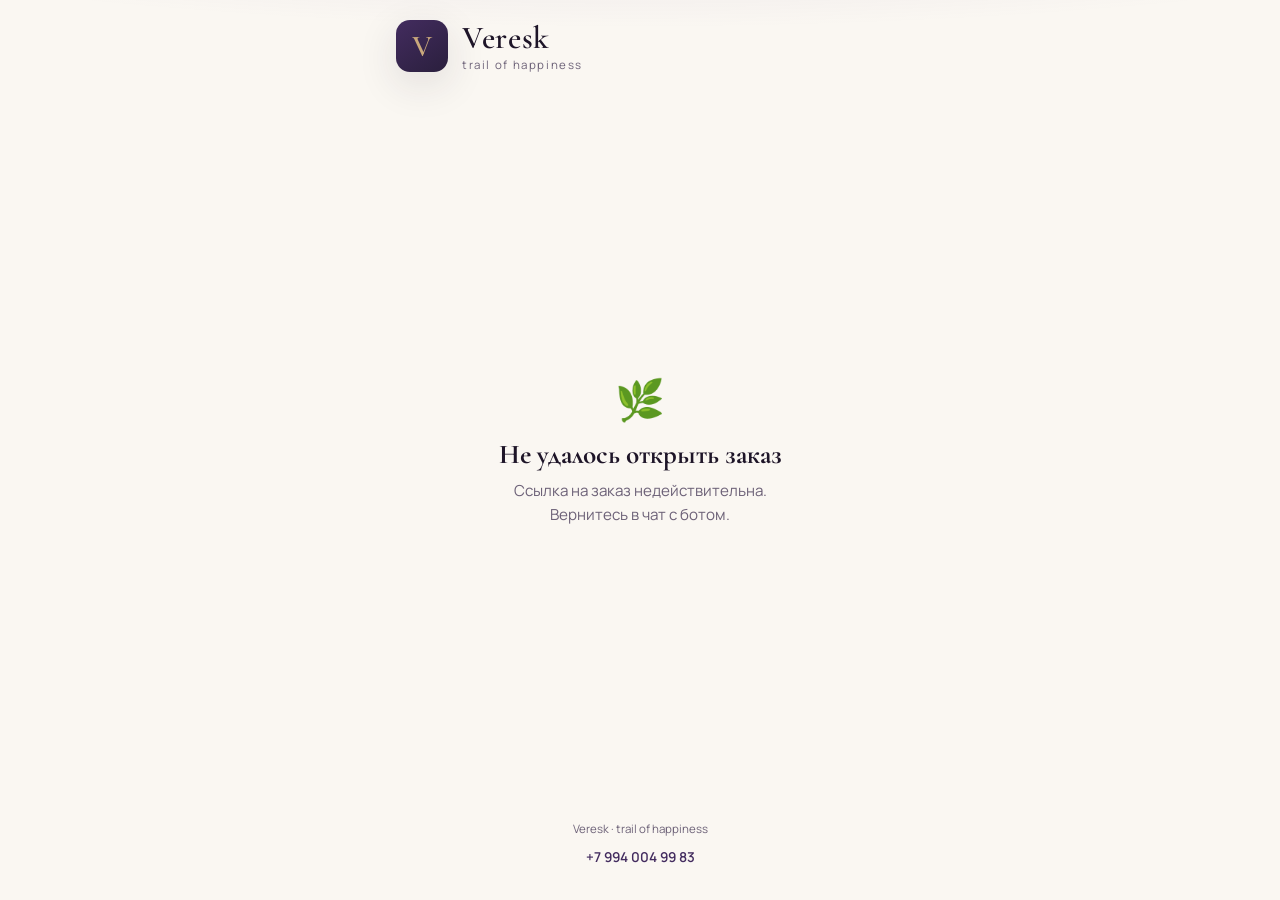
<file: veresk_bot/webapp/index.html>
<!DOCTYPE html>
<html lang="ru">
<head>
  <meta charset="UTF-8" />
  <meta name="viewport" content="width=device-width, initial-scale=1.0, maximum-scale=1.0, viewport-fit=cover" />
  <meta name="theme-color" content="#432C5F" />
  <title>Veresk — ваш заказ</title>
  <link rel="icon" href="favicon.svg" type="image/svg+xml" />
  <link rel="icon" href="favicon-32.png" type="image/png" sizes="32x32" />
  <link rel="icon" href="favicon-16.png" type="image/png" sizes="16x16" />
  <link rel="shortcut icon" href="favicon.ico" />
  <link rel="apple-touch-icon" href="apple-touch-icon.png" sizes="180x180" />
  <script src="https://telegram.org/js/telegram-web-app.js"></script>
  <link rel="preconnect" href="https://fonts.googleapis.com" />
  <link rel="preconnect" href="https://fonts.gstatic.com" crossorigin />
  <link href="https://fonts.googleapis.com/css2?family=Cormorant+Garamond:ital,wght@0,500;0,600;1,500&family=Manrope:wght@400;500;600;700&display=swap" rel="stylesheet" />
  <link rel="stylesheet" href="css/style.css" />
</head>
<body>
  <div class="bg-glow" aria-hidden="true"></div>

  <main class="app" id="app">
    <header class="brand">
      <div class="brand-mark">V</div>
      <div class="brand-text">
        <h1>Veresk</h1>
        <p class="tagline">trail of happiness</p>
      </div>
    </header>

    <section class="loader" id="loader">
      <div class="loader-ring"></div>
      <p>Загружаем ваш заказ…</p>
    </section>

    <section class="error hidden" id="error">
      <p class="error-icon">🌿</p>
      <h2>Не удалось открыть заказ</h2>
      <p class="error-text" id="error-text"></p>
    </section>

    <section class="content hidden" id="content">
      <div class="order-badge">
        <span>Заказ</span>
        <strong id="order-id">—</strong>
      </div>

      <article class="status-hero" id="status-hero">
        <div class="status-icon" id="status-icon">📝</div>
        <h2 id="status-label">Заявка принята</h2>
        <p id="status-subtitle">Мы получили вашу анкету</p>
        <div class="progress-track">
          <div class="progress-fill" id="progress-fill"></div>
        </div>
        <p class="progress-pct"><span id="progress-pct">0</span>%</p>
      </article>

      <section class="timeline" id="timeline" aria-label="Ход выполнения заказа"></section>

      <section class="details-card">
        <h3>Детали букета</h3>
        <dl class="details-list">
          <div><dt>Получатель</dt><dd id="d-recipient">—</dd></div>
          <div><dt>Дата</dt><dd id="d-date">—</dd></div>
          <div><dt>Повод</dt><dd id="d-occasion">—</dd></div>
          <div><dt>Бюджет</dt><dd id="d-budget">—</dd></div>
        </dl>
      </section>

      <p class="live-hint">
        <span class="pulse-dot"></span>
        Обновляется в реальном времени
      </p>
    </section>

    <footer class="footer">
      <p>Veresk · trail of happiness</p>
      <a href="tel:+79940049983">+7 994 004 99 83</a>
    </footer>
  </main>

  <script src="js/app.js"></script>
</body>
</html>
</file>
<file: veresk_bot/adminapp/css/admin.css>
/* Brand fonts — Orchidea Pro (UI) + XO Thames (display / tagline) */
  @font-face{
    font-family:"Orchidea Pro";
    src:url("../assets/fonts/OrchideaPro-Regular.ttf") format("truetype");
    font-weight:400;
    font-style:normal;
    font-display:swap;
  }
  @font-face{
    font-family:"Orchidea Pro";
    src:url("../assets/fonts/OrchideaPro-SemiBold.ttf") format("truetype");
    font-weight:600;
    font-style:normal;
    font-display:swap;
  }
  @font-face{
    font-family:"Orchidea Pro";
    src:url("../assets/fonts/OrchideaPro-Bold.ttf") format("truetype");
    font-weight:700;
    font-style:normal;
    font-display:swap;
  }
  @font-face{
    font-family:"XO Thames";
    src:url("../assets/fonts/XO_Thames_Nu.ttf") format("truetype");
    font-weight:400;
    font-style:normal;
    font-display:swap;
  }
  @font-face{
    font-family:"XO Thames";
    src:url("../assets/fonts/XO_Thames_Ni.ttf") format("truetype");
    font-weight:400;
    font-style:italic;
    font-display:swap;
  }
  @font-face{
    font-family:"XO Thames";
    src:url("../assets/fonts/XO_Thames_Bu.ttf") format("truetype");
    font-weight:700;
    font-style:normal;
    font-display:swap;
  }
  @font-face{
    font-family:"XO Thames";
    src:url("../assets/fonts/XO_Thames_BI.ttf") format("truetype");
    font-weight:700;
    font-style:italic;
    font-display:swap;
  }

  :root{
    /* Brand book: pink F47DB9, purple 402C60 — brighter lift for UI */
    --brand-pink:#F47DB9;
    --brand-pink-bright:#FF8AC9;
    --brand-pink-hot:#FF7EC4;
    --brand-plum:#402C60;
    --brand-cream:#FFF8FC;

    --bg:#fff5fa;
    --bg-glow:#ffe4f2;
    --surface:#ffffff;
    --surface-solid:#ffffff;
    --surface-glass:rgba(255,255,255,.86);
    --surface-2:#fff0f7;
    --ink:#2a1c40;
    --ink-2:#6a5a80;
    --ink-3:#9a8cb0;
    --line:rgba(64,44,96,.1);
    --line-strong:rgba(64,44,96,.16);
    --accent:#F47DB9;
    --accent-2:#FF8AC9;
    --accent-soft:#ffe8f4;
    --plum:#402C60;
    --plum-soft:#5a4478;
    --tg:#2aa1e0;
    --max:#7b4bd6;
    --ok:#3f8a52;
    --ok-soft:#e4f3e8;
    --warn:#c48412;
    --warn-soft:#f9edd4;
    --danger:#c0492f;
    --danger-soft:#fdf0ed;
    --radius:16px;
    --radius-sm:12px;
    --radius-lg:22px;
    --sage-soft:#f3e8f4;
    --shadow:0 1px 2px rgba(64,44,96,.04),0 6px 20px rgba(64,44,96,.06);
    --shadow-md:0 2px 4px rgba(64,44,96,.04),0 12px 32px rgba(64,44,96,.08);
    --shadow-lg:0 4px 10px rgba(64,44,96,.05),0 24px 56px rgba(64,44,96,.12);
    --shadow-glow:0 10px 32px rgba(244,125,185,.36);
    --ease:cubic-bezier(.22,1,.36,1);
    --font:"Orchidea Pro","Manrope",-apple-system,BlinkMacSystemFont,"Segoe UI",sans-serif;
    --font-display:"XO Thames","Fraunces",Georgia,"Times New Roman",serif;
    --font-brand:"Orchidea Pro",sans-serif;
    --content-max:1120px;
    --space-1:6px;
    --space-2:10px;
    --space-3:14px;
    --space-4:18px;
    --space-5:24px;
    --space-6:32px;
  }
  *{box-sizing:border-box;}
  body{
    margin:0;
    color:var(--ink);
    font-family:var(--font);
    font-size:15.5px;
    line-height:1.5;
    -webkit-font-smoothing:antialiased;
    text-rendering:optimizeLegibility;
    overflow-x:hidden;
    background:
      radial-gradient(1100px 620px at 8% -10%,rgba(255,138,201,.2),transparent 58%),
      radial-gradient(900px 520px at 96% 4%,rgba(64,44,96,.1),transparent 52%),
      radial-gradient(780px 480px at 78% 100%,rgba(244,125,185,.16),transparent 48%),
      radial-gradient(600px 360px at 40% 60%,rgba(255,255,255,.55),transparent 55%),
      linear-gradient(165deg,#fffafc 0%,#fff1f7 45%,#f8eaf4 100%);
    background-attachment:fixed;
  }
  body::before{
    content:"";
    position:fixed;
    inset:0;
    pointer-events:none;
    z-index:0;
    opacity:.04;
    background-image:url("data:image/svg+xml,%3Csvg viewBox='0 0 200 200' xmlns='http://www.w3.org/2000/svg'%3E%3Cfilter id='n'%3E%3CfeTurbulence type='fractalNoise' baseFrequency='.85' numOctaves='4' stitchTiles='stitch'/%3E%3C/filter%3E%3Crect width='100%25' height='100%25' filter='url(%23n)'/%3E%3C/svg%3E");
  }
  body::after{
    content:"";
    position:fixed;
    inset:0;
    pointer-events:none;
    z-index:0;
    background:
      radial-gradient(420px 280px at 18% 28%,rgba(244,125,185,.08),transparent 70%),
      radial-gradient(380px 260px at 82% 72%,rgba(64,44,96,.06),transparent 70%);
    animation:ambientDrift 28s ease-in-out infinite alternate;
  }
  @keyframes ambientDrift{
    from{opacity:.7;transform:translate(0,0)}
    to{opacity:1;transform:translate(-12px,8px)}
  }
  @media (prefers-reduced-motion:reduce){
    body::after{animation:none;}
  }
  .app,.login-wrap{position:relative;z-index:1;}
  h1,h2,h3,.page-title,.wq,.head-row h1,.cl-name,.mtop-hi,.login-title,.success h2,.cp-head h2{
    font-family:var(--font-display);
    font-weight:600;
    letter-spacing:-.025em;
  }
  h1,h2,h3{margin:0;text-wrap:balance;}
  button{font:inherit;cursor:pointer;-webkit-tap-highlight-color:transparent;touch-action:manipulation;}
  :focus-visible{outline:2px solid var(--accent);outline-offset:2px;border-radius:6px;}
  ::selection{background:var(--accent-soft);color:var(--plum);}
  input,textarea,select{font:inherit;color:var(--ink);}
  img,svg{max-width:100%;}

  /* responsive helpers */
  .dk-block,.dk-flex,.dk-grid{display:none;}
  @media (min-width:900px){
    .mob{display:none !important;}
    .dk-block{display:block;} .dk-flex{display:flex;} .dk-grid{display:grid;}
  }

  /* ===== Shell ===== */
  .app{display:grid;grid-template-columns:1fr;min-height:100vh;}
  @media (min-width:900px){ .app{grid-template-columns:252px 1fr;} }

  .side{display:none;}
  @media (min-width:900px){
    .side{
      display:flex;flex-direction:column;gap:6px;
      background:linear-gradient(180deg,rgba(255,255,255,.92) 0%,rgba(252,244,250,.86) 100%);
      backdrop-filter:blur(18px) saturate(1.15);
      -webkit-backdrop-filter:blur(18px) saturate(1.15);
      border-right:1px solid var(--line);
      box-shadow:inset -1px 0 0 rgba(255,255,255,.55);
      padding:22px 14px 16px;
      position:sticky;top:0;height:100vh;
    }
  }
  .side .logo{
    width:108px;margin:4px auto 18px;
    filter:drop-shadow(0 8px 20px rgba(214,69,147,.18));
    transition:transform .35s var(--ease);
  }
  .side .logo:hover{transform:scale(1.04);}
  .side .logo img,.side .logo svg{width:100%;height:auto;display:block;}
  .create-btn{
    width:100%;justify-content:center;margin-bottom:16px;
    border-radius:14px !important;
    box-shadow:var(--shadow-glow) !important;
  }
  .nav{display:flex;flex-direction:column;gap:3px;}
  .nav-item{
    display:flex;align-items:center;gap:11px;padding:11px 13px;
    border-radius:var(--radius-sm);color:var(--ink-2);border:none;background:none;
    text-align:left;width:100%;font-size:14.5px;font-weight:500;
    position:relative;overflow:hidden;
    transition:background .2s var(--ease),color .2s var(--ease),transform .15s var(--ease),box-shadow .2s var(--ease);
  }
  .nav-item svg{width:19px;height:19px;flex:none;opacity:.88;transition:opacity .2s,transform .2s var(--ease);}
  .nav-item:hover{background:rgba(243,235,246,.85);color:var(--ink);}
  .nav-item:hover svg{opacity:1;}
  .nav-item.active{
    background:linear-gradient(135deg,var(--accent-soft) 0%,#f6dff0 100%);
    color:var(--accent);font-weight:650;
    box-shadow:inset 0 0 0 1px rgba(214,69,147,.14);
  }
  .nav-item.active::before{
    content:"";position:absolute;left:0;top:20%;bottom:20%;width:3px;
    border-radius:0 3px 3px 0;background:var(--accent);
  }
  .nav-item.active svg{opacity:1;stroke-width:2;}
  .side-foot{
    margin-top:auto;display:flex;align-items:center;gap:10px;
    padding:10px 11px;border-radius:14px;
    background:linear-gradient(135deg,rgba(243,235,246,.95),rgba(252,232,242,.7));
    border:1px solid var(--line);
  }
  .side-foot-meta{min-width:0;flex:1;}
  .avatar{
    width:32px;height:32px;border-radius:50%;
    background:linear-gradient(145deg,var(--plum),var(--plum-soft));
    color:#fff;display:grid;place-items:center;font-weight:650;font-size:12px;flex:none;
    box-shadow:0 4px 12px rgba(58,37,88,.25);
  }
  .side-foot .nm{font-size:13px;font-weight:650;white-space:nowrap;overflow:hidden;text-overflow:ellipsis;}
  .side-foot .rl{font-size:11.5px;color:var(--ink-3);white-space:nowrap;overflow:hidden;text-overflow:ellipsis;}
  .side-foot .logout,.side-foot .gear{
    flex:none;margin-left:auto;background:none;border:none;color:var(--ink-3);
    display:grid;place-items:center;padding:6px;border-radius:8px;cursor:pointer;
    transition:background .18s var(--ease),color .18s var(--ease);
  }
  .side-foot .logout:hover,.side-foot .gear:hover{background:var(--surface-solid);color:var(--accent);}
  .side-foot .logout:focus-visible,.side-foot .gear:focus-visible{outline:2px solid var(--accent);outline-offset:2px;}
  .side-foot .logout svg,.side-foot .gear svg{width:18px;height:18px;}

  .logo text, .logo circle[r="3"]{fill:#3a2558;}

  .main{
    padding:20px clamp(14px,4vw,20px) calc(88px + env(safe-area-inset-bottom,0px));
    width:100%;min-width:0;
  }
  .main-inner{width:100%;max-width:var(--content-max);margin:0 auto;}
  @media (min-width:900px){
    .main{padding:28px clamp(24px,3vw,44px) 52px;}
  }

  /* mobile top bar */
  .mtop{display:flex;align-items:center;gap:12px;margin-bottom:20px;}
  .mtop .logo{width:68px;margin:0;flex:none;filter:drop-shadow(0 6px 14px rgba(214,69,147,.16));}
  .mtop-text{min-width:0;flex:1;}
  .mtop-hi{font-size:21px;letter-spacing:-.35px;line-height:1.2;color:var(--plum);}
  .mtop-sub{font-size:13px;color:var(--ink-2);margin-top:2px;font-family:var(--font);}
  .mtop .spacer{flex:0 0 0;width:0;min-width:0;}
  .mtop-settings{flex:none;margin-left:auto;}
  .icon-btn{
    width:42px;height:42px;border-radius:13px;border:1.5px solid var(--line);
    background:var(--surface-solid);color:var(--ink-2);display:grid;place-items:center;
    box-shadow:var(--shadow);transition:background .15s,color .15s,border-color .15s,transform .12s;
  }
  .icon-btn:hover{background:var(--accent-soft);color:var(--accent);border-color:rgba(214,69,147,.25);}
  .icon-btn svg{width:19px;height:19px;}
  .spacer{flex:1;}

  .panel{display:none;} .panel.active{display:block;animation:fade .32s var(--ease);}
  .panel{width:100%;min-width:0;}
  @keyframes fade{from{opacity:0;transform:translateY(10px);}to{opacity:1;transform:none;}}
  @media (prefers-reduced-motion:reduce){.panel.active{animation:none;}}

  .btn{
    font-weight:600;font-size:14.5px;border-radius:13px;padding:11px 18px;min-height:44px;
    border:1.5px solid var(--line);background:var(--surface-solid);color:var(--ink);
    display:inline-flex;align-items:center;justify-content:center;gap:8px;
    box-shadow:var(--shadow);
    transition:background .18s var(--ease),border-color .18s,box-shadow .18s,transform .14s var(--ease),filter .18s,color .18s;
  }
  .btn[hidden],.tg-client-chip[hidden],[hidden]{display:none !important;}
  .btn:hover{background:var(--surface-2);border-color:var(--line-strong);} .btn svg{width:17px;height:17px;flex:none;}
  .btn:active{transform:scale(.98);}
  .btn[disabled]{opacity:.6;cursor:default;transform:none;box-shadow:none;}
  .btn.primary{
    background:linear-gradient(135deg,var(--accent-2) 0%,var(--accent) 55%,#c43d86 100%);
    border-color:transparent;color:#fff;
    box-shadow:var(--shadow-glow);
  }
  .btn.primary:hover{filter:brightness(1.06);background:linear-gradient(135deg,var(--accent-2) 0%,var(--accent) 55%,#c43d86 100%);}
  .btn.big{padding:13px 22px;font-size:15.5px;} .btn.block{width:100%;justify-content:center;}

  /* mobile greet + hero */
  .greet{font-size:26px;font-weight:700;letter-spacing:-.5px;}
  .greet-sub{color:var(--ink-2);margin:6px 0 26px;font-size:16px;}
  .hero{
    width:100%;border:none;border-radius:20px;
    background:
      radial-gradient(120% 140% at 100% 0%,rgba(255,255,255,.22),transparent 45%),
      linear-gradient(135deg,var(--accent-2) 0%,var(--accent) 48%,#b8367c 100%);
    color:#fff;padding:clamp(16px,4.5vw,22px);
    display:flex;align-items:center;gap:14px;text-align:left;
    box-shadow:0 12px 36px rgba(214,69,147,.36);
    transition:transform .14s var(--ease),box-shadow .2s;margin-bottom:18px;
    position:relative;overflow:hidden;
  }
  .hero::after{
    content:"";position:absolute;inset:auto -20% -40% 40%;height:120%;
    background:radial-gradient(circle,rgba(255,255,255,.16),transparent 60%);
    pointer-events:none;
  }
  .hero:active{transform:translateY(1px) scale(.99);}
  .hero .plus{width:48px;height:48px;border-radius:15px;background:rgba(255,255,255,.22);display:grid;place-items:center;flex:none;backdrop-filter:blur(4px);position:relative;z-index:1;}
  .hero .plus svg{width:24px;height:24px;}
  .hero .ht{font-size:18px;font-weight:700;font-family:var(--font);position:relative;z-index:1;}
  .hero .hs{font-size:13px;opacity:.92;margin-top:2px;position:relative;z-index:1;}
  .hero .arr{margin-left:auto;opacity:.9;position:relative;z-index:1;} .hero .arr svg{width:22px;height:22px;}

  /* desktop page head */
  .head-row{align-items:flex-start;gap:14px;margin-bottom:20px;}
  .head-row h1{font-size:32px;letter-spacing:-.45px;line-height:1.12;color:var(--plum);}
  .head-row p{color:var(--ink-2);margin:5px 0 0;font-size:14.5px;font-family:var(--font);}

  /* legacy strip (kept for detail stats) */
  .strip{gap:12px;margin-bottom:20px;flex-wrap:wrap;}
  .stat{
    flex:1;min-width:140px;background:var(--surface-solid);border:1px solid var(--line);
    border-radius:var(--radius);padding:15px 17px;box-shadow:var(--shadow);
    transition:box-shadow .2s,transform .15s;
  }
  .stat:hover{box-shadow:var(--shadow-md);transform:translateY(-1px);}
  .stat .n{font-size:24px;font-weight:700;letter-spacing:-.5px;font-variant-numeric:tabular-nums;font-family:var(--font-display);color:var(--plum);}
  .stat .l{font-size:13px;color:var(--ink-2);margin-top:2px;}
  @media (min-width:900px){
    .strip{display:grid;grid-template-columns:repeat(3,minmax(0,1fr));gap:12px;flex-wrap:nowrap;}
    .stat{min-width:0;}
  }

  .recent-h{font-size:12px;font-weight:700;color:var(--ink-3);text-transform:uppercase;letter-spacing:.1em;margin:24px 0 10px;}

  /* ===== Home grid ===== */
  .home-grid{display:flex;flex-direction:column;gap:14px;margin-bottom:18px;}
  .home-kpis{display:grid;grid-template-columns:1fr;gap:10px;}
  .kpi{
    display:flex;align-items:center;gap:13px;
    background:var(--surface-solid);border:1px solid var(--line);border-radius:var(--radius);
    padding:15px 16px;box-shadow:var(--shadow);
    transition:box-shadow .25s var(--ease),transform .2s var(--ease),border-color .2s;
    position:relative;overflow:hidden;
  }
  .kpi::before{
    content:"";position:absolute;inset:0 auto 0 0;width:3px;
    background:linear-gradient(180deg,var(--accent-2),var(--accent));opacity:0;
    transition:opacity .2s;
  }
  .kpi:hover{box-shadow:var(--shadow-md);transform:translateY(-2px);border-color:rgba(214,69,147,.22);}
  .kpi:hover::before{opacity:1;}
  .kpi-ic{
    width:44px;height:44px;border-radius:14px;flex:none;
    background:linear-gradient(145deg,var(--accent-soft),#f6dff0);color:var(--accent);
    display:grid;place-items:center;
    box-shadow:inset 0 0 0 1px rgba(214,69,147,.1);
  }
  .kpi-ic svg{width:20px;height:20px;}
  .kpi .n{font-size:23px;font-weight:700;letter-spacing:-.45px;font-variant-numeric:tabular-nums;line-height:1.1;font-family:var(--font-display);color:var(--plum);}
  .kpi .l{font-size:12.5px;color:var(--ink-2);margin-top:3px;}
  .kpi-btn{
    width:100%;text-align:left;cursor:pointer;font:inherit;color:inherit;
    appearance:none;-webkit-appearance:none;
  }
  .kpi-btn:focus-visible{outline:2px solid var(--accent);outline-offset:2px;}
  .kpi-btn.has-new .n{color:var(--accent);}
  .kpi-btn.has-new::before{opacity:1;}
  @media (min-width:560px){
    .home-kpis{grid-template-columns:repeat(2,minmax(0,1fr));}
  }
  @media (min-width:1100px){
    .home-grid{
      display:grid;
      grid-template-columns:minmax(240px,300px) minmax(0,1fr);
      gap:16px;
      align-items:stretch;
    }
    .home-kpis{grid-template-columns:1fr;gap:10px;}
    .home-grid .widget{margin:0;height:100%;display:flex;flex-direction:column;}
    .home-grid .widget #eventsList{flex:1;min-height:0;overflow-y:auto;max-height:420px;padding-right:2px;}
  }

  /* campaigns panel */
  .campaigns-panel{
    background:var(--surface-solid);border:1px solid var(--line);border-radius:var(--radius-lg);
    box-shadow:var(--shadow-md);overflow:hidden;margin-top:4px;
  }
  .cp-head{
    display:flex;align-items:center;justify-content:space-between;gap:12px;
    padding:16px 20px 14px;border-bottom:1px solid var(--line);
    background:linear-gradient(180deg,rgba(252,232,242,.35),transparent);
  }
  .cp-head h2{font-size:19px;margin:0;color:var(--plum);}
  .cp-count{display:block;font-size:12.5px;color:var(--ink-3);margin-top:3px;font-family:var(--font);font-weight:500;}
  .campaigns-panel .mhead{margin:0;padding:8px 16px;border-bottom:1px solid var(--line);}
  .campaigns-panel .mhead.is-empty{display:none !important;}
  .campaigns-panel .rlist{border:none;border-radius:0;box-shadow:none;background:transparent;padding:2px 8px 6px;}
  .campaigns-panel .rlist:has(.empty-rich){padding:0;}

  /* mailing list */
  .mhead{grid-template-columns:48px minmax(0,1fr) 140px 200px 28px;gap:14px;align-items:center;padding:0 12px 10px;font-size:11.5px;text-transform:uppercase;letter-spacing:.6px;color:var(--ink-3);font-weight:600;border-bottom:1px solid var(--line);}
  .rlist{display:flex;flex-direction:column;background:var(--surface-solid);border:1px solid var(--line);border-radius:var(--radius);padding:4px 8px;box-shadow:var(--shadow);}
  .rrow{display:flex;align-items:center;gap:12px;padding:13px 8px;min-height:52px;border:none;border-bottom:1px solid var(--line);background:none;width:100%;text-align:left;transition:background .18s var(--ease),transform .12s;}
  .rrow:last-child{border-bottom:none;}
  .rrow:hover{background:linear-gradient(90deg,var(--accent-soft),transparent 80%);border-radius:12px;}
  .rrow:active{background:var(--accent-soft);}
  @media (min-width:900px){ .rrow{display:grid;grid-template-columns:48px minmax(0,1fr) 140px 200px 28px;gap:14px;padding:14px 12px;} }
  @media (min-width:1280px){
    .mhead,.rrow{grid-template-columns:48px minmax(0,1.6fr) 150px 220px 28px;}
  }
  .rrow .em{font-size:22px;width:28px;text-align:center;flex:none;}
  .rname{flex:1;min-width:0;}
  .rname .n{font-weight:650;font-size:15px;letter-spacing:-.15px;}
  .rname .who{font-size:12.5px;color:var(--ink-3);margin-top:2px;display:none;}
  @media (min-width:900px){ .rname .who{display:block;} }
  .rname .m-status{font-size:13px;color:var(--ink-3);margin-top:3px;display:flex;align-items:center;gap:7px;}
  @media (min-width:900px){ .rname .m-status{display:none;} }
  .m-status .d,.status .d{width:7px;height:7px;border-radius:50%;flex:none;}
  .col-chan,.col-status{display:none;}
  @media (min-width:900px){ .col-chan{display:flex;gap:6px;flex-wrap:wrap;} .col-status{display:block;} }
  .status{display:inline-flex;align-items:center;gap:7px;font-size:12.5px;font-weight:650;padding:5px 11px;border-radius:999px;white-space:nowrap;}
  .status.sending{background:#dcf0fb;color:var(--tg);} .status.plan{background:var(--warn-soft);color:var(--warn);} .status.done{background:var(--ok-soft);color:var(--ok);} .status.draft{background:var(--surface-2);color:var(--ink-3);}
  .status.neutral{background:var(--surface-2);color:var(--ink-2);}
  .status.err{background:var(--danger-soft);color:var(--danger);}

  /* rich empty state */
  .empty-rich{
    display:flex;flex-direction:column;align-items:center;text-align:center;
    padding:40px 24px 44px;gap:8px;
  }
  .empty-rich .er-ic{
    width:76px;height:76px;border-radius:22px;margin-bottom:10px;
    background:linear-gradient(145deg,var(--accent-soft),#f3e8f8);
    color:var(--accent);display:grid;place-items:center;
    box-shadow:inset 0 0 0 1px rgba(214,69,147,.12),0 10px 28px rgba(214,69,147,.12);
  }
  .empty-rich .er-ic svg{width:34px;height:34px;}
  .empty-rich .t{font-size:18px;font-weight:600;color:var(--plum);font-family:var(--font-display);}
  .empty-rich .d{font-size:14px;color:var(--ink-2);max-width:320px;margin:0 0 14px;line-height:1.45;}
  .empty-state{padding:28px 20px;text-align:center;color:var(--ink-3);}
  .empty-state .t{font-weight:600;color:var(--ink-2);margin-bottom:6px;}

  /* ===== Detail ===== */
  .detail-grid{display:flex;flex-direction:column;gap:18px;}
  @media (min-width:900px){
    .detail-grid{
      display:grid;
      grid-template-columns:minmax(280px,360px) minmax(0,1fr);
      gap:22px;
      align-items:start;
    }
  }
  .detail-left,.detail-right{min-width:0;}
  .detail-right .dmeta{margin-bottom:16px;}
  .detail-right > .subh{margin-top:4px;}
  .dhead{display:flex;align-items:center;gap:12px;margin:2px 0 10px;flex-wrap:wrap;}
  .det-toolbar{display:flex;flex-wrap:wrap;gap:8px;margin:0 0 16px;padding:12px 14px;background:var(--card);border:1px solid var(--line);border-radius:14px;}
  .det-toolbar .btn{flex:none;}
  .dhead .em{font-size:30px;flex:none;}
  .dhead .n{font-size:22px;letter-spacing:-.3px;}
  .dmeta{display:flex;flex-direction:column;gap:12px;background:var(--surface);border:1px solid var(--line);border-radius:var(--radius);padding:14px 16px;margin-bottom:0;box-shadow:var(--shadow);}
  @media (min-width:900px){
    .detail-right .dmeta{flex-direction:column;gap:12px;}
    .detail-right .dmeta .mi{border-left:none;padding-left:0;border-top:1px solid var(--line);padding-top:12px;}
    .detail-right .dmeta .mi:first-child{border-top:none;padding-top:0;}
  }
  .dmeta .k{font-size:11.5px;text-transform:uppercase;letter-spacing:.5px;color:var(--ink-3);font-weight:600;margin-bottom:4px;}
  .dmeta .v{font-weight:600;font-size:14.5px;display:flex;align-items:center;gap:7px;flex-wrap:wrap;}
  .msgcard{margin-bottom:0;width:100%;}
  .dstrip{display:flex;gap:10px;margin:8px 0 18px;flex-wrap:wrap;}
  .dstrip .stat{min-width:100px;flex:1;}
  .subh{font-size:15px;font-weight:700;margin:0 0 4px;font-family:var(--font);}
  .subh .rcount{font-weight:400;color:var(--ink-3);font-size:13.5px;}
  .notsent{display:flex;gap:12px;align-items:flex-start;background:var(--warn-soft);color:var(--warn);border-radius:12px;padding:14px 16px;font-size:14px;line-height:1.5;width:100%;margin-bottom:14px;}
  .notsent svg{width:20px;height:20px;flex:none;margin-top:1px;}
  .det-actions{display:flex;gap:10px;flex-wrap:wrap;margin:14px 0 0;}
  .searchbox{position:relative;width:100%;margin:10px 0 0;}
  .searchbox .si{position:absolute;left:13px;top:50%;transform:translateY(-50%);width:17px;height:17px;color:var(--ink-3);pointer-events:none;}
  .searchbox input{width:100%;font:inherit;font-size:14.5px;padding:10px 14px 10px 38px;border:1.5px solid var(--line);border-radius:11px;background:var(--surface);color:var(--ink);}
  .searchbox input:focus{outline:2px solid var(--accent);outline-offset:1px;border-color:transparent;}
  .no-res{padding:20px;text-align:center;color:var(--ink-3);font-size:14px;}
  .col-status .res{font-size:12px;color:var(--ink-3);margin-top:4px;}
  .rrow .chev{color:var(--ink-3);flex:none;} .rrow .chev svg{width:18px;height:18px;}

  .chan{font-size:11.5px;font-weight:600;padding:3px 9px;border-radius:20px;white-space:nowrap;}
  .chan.tg{background:#dcf0fb;color:var(--tg);} .chan.max{background:#ece2fb;color:var(--max);}

  .foot{display:flex;flex-direction:column;gap:10px;margin-top:28px;}
  .foot-btn{display:flex;align-items:center;gap:12px;width:100%;background:var(--surface);border:1.5px solid var(--line);border-radius:14px;padding:13px 15px;text-align:left;color:var(--ink);box-shadow:var(--shadow);transition:background .15s ease,border-color .15s ease,transform .12s ease;}
  .foot-btn:hover{background:var(--surface-2);border-color:var(--accent);}
  .foot-btn:active{transform:scale(.99);}
  .foot-btn .fb-ic{width:42px;height:42px;border-radius:12px;background:var(--accent-soft);color:var(--accent);display:grid;place-items:center;flex:none;}
  .foot-btn .fb-ic svg{width:20px;height:20px;}
  .foot-btn .fb-t{font-weight:650;font-size:15px;flex:1;}
  .foot-btn .fb-s{display:block;font-weight:400;font-size:12.5px;color:var(--ink-3);margin-top:2px;}
  .foot-btn .fb-ch{color:var(--ink-3);flex:none;}
  .foot-btn .fb-ch svg{width:18px;height:18px;}

  /* ===== Виджет событий ===== */
  .widget{background:var(--surface);border:1px solid var(--line);border-radius:var(--radius);box-shadow:var(--shadow);padding:14px 16px 10px;margin:0;width:100%;}
  .events-widget{padding-bottom:12px;}
  .wg-head{display:flex;align-items:flex-start;gap:10px;margin-bottom:10px;}
  .wg-head h3{font-size:16px;margin:0;display:flex;align-items:center;gap:8px;}
  .wg-head .sub{display:block;font-size:12.5px;color:var(--ink-3);margin-top:3px;font-weight:400;font-family:var(--font);line-height:1.35;}
  .wg-all{margin-left:auto;background:var(--surface-2);border:1px solid var(--line);color:var(--ink-2);font-weight:600;font-size:12.5px;padding:7px 12px;min-height:34px;border-radius:10px;white-space:nowrap;transition:background .15s ease,border-color .15s,color .15s;font-family:var(--font);cursor:pointer;}
  .wg-all:hover{background:var(--accent-soft);border-color:rgba(214,69,147,.35);color:var(--accent);}
  .wg-seg{
    display:grid;grid-template-columns:repeat(4,minmax(0,1fr));gap:2px;
    padding:3px;margin:0 0 10px;border-radius:12px;
    background:var(--surface-2);border:1px solid var(--line);
  }
  .wg-f{
    border:none;background:transparent;color:var(--ink-3);
    font-size:12.5px;font-weight:600;padding:8px 6px;border-radius:9px;cursor:pointer;
    font-family:var(--font);transition:background .15s,color .15s,box-shadow .15s;
  }
  .wg-f:hover{color:var(--ink);}
  .wg-f.on{
    background:var(--surface);color:var(--plum);
    box-shadow:0 1px 3px rgba(42,33,64,.08);
  }
  @media (max-width:480px){
    .wg-seg{grid-template-columns:repeat(2,minmax(0,1fr));gap:3px;}
    .wg-f{min-height:40px;padding:8px 4px;}
  }
  .wg-more{
    display:block;width:100%;margin:8px 0 2px;padding:11px;
    border:none;background:var(--accent-soft);border-radius:12px;
    color:var(--accent);font-weight:650;font-size:13.5px;cursor:pointer;font-family:var(--font);
    transition:filter .15s,transform .12s;
  }
  .wg-more:hover{filter:brightness(.97);}
  .wg-more:active{transform:scale(.99);}
  .events-list{display:flex;flex-direction:column;gap:8px;}
  .ev{
    display:grid;
    grid-template-columns:40px minmax(0,1fr) auto;
    grid-template-areas:
      "ic main when"
      "act act act";
    gap:6px 10px;
    align-items:center;
    padding:12px;
    border:1px solid var(--line);
    border-radius:14px;
    background:linear-gradient(180deg,#fff,var(--surface-2));
    transition:border-color .15s,box-shadow .15s,transform .12s;
  }
  .ev:hover{border-color:rgba(214,69,147,.28);box-shadow:0 6px 18px rgba(42,33,64,.06);}
  .ev-ic{grid-area:ic;width:40px;height:40px;border-radius:12px;display:grid;place-items:center;font-size:18px;background:var(--accent-soft);}
  .ev-main{grid-area:main;min-width:0;border:none;background:none;padding:0;text-align:left;cursor:pointer;font:inherit;color:inherit;}
  .ev-main:hover .ev-who{color:var(--accent);}
  .ev-n{display:flex;align-items:baseline;gap:6px;flex-wrap:wrap;font-weight:650;font-size:14.5px;line-height:1.25;}
  .ev-kind{color:var(--ink-2);font-weight:600;}
  .ev-sep{color:var(--ink-3);font-weight:500;}
  .ev-who{color:var(--ink);transition:color .15s;}
  .ev-s{font-size:12.5px;color:var(--ink-3);margin-top:3px;line-height:1.35;}
  .ev-tags{display:flex;flex-wrap:wrap;gap:5px;margin-top:6px;}
  .ev-pill{font-size:10.5px;font-weight:700;padding:2px 7px;border-radius:6px;letter-spacing:.02em;}
  .ev-pill.auto{background:var(--accent-soft);color:var(--accent);}
  .ev-pill.ok{background:var(--ok-soft,#e8f6ee);color:var(--ok);}
  .ev-when{grid-area:when;justify-self:end;align-self:start;margin-top:2px;font-size:11.5px;font-weight:700;padding:5px 9px;border-radius:999px;white-space:nowrap;}
  .ev-when.today{background:var(--accent-soft);color:var(--accent);}
  .ev-when.soon{background:var(--warn-soft);color:var(--warn);}
  .ev-when.later{background:rgba(42,33,64,.06);color:var(--ink-2);}
  .ev-act{grid-area:act;display:flex;align-items:center;justify-content:space-between;gap:10px;padding-top:4px;border-top:1px solid rgba(42,33,64,.06);margin-top:2px;}
  .ev-auto{display:inline-flex;align-items:center;gap:8px;cursor:pointer;user-select:none;position:relative;}
  .ev-auto input{position:absolute;opacity:0;width:0;height:0;}
  .ev-auto-ui{width:40px;height:24px;border-radius:999px;background:rgba(42,33,64,.12);position:relative;transition:background .18s;flex:none;}
  .ev-auto-knob{position:absolute;top:3px;left:3px;width:18px;height:18px;border-radius:50%;background:#fff;box-shadow:0 1px 4px rgba(0,0,0,.18);transition:transform .18s;}
  .ev-auto input:checked + .ev-auto-ui{background:var(--accent);}
  .ev-auto input:checked + .ev-auto-ui .ev-auto-knob{transform:translateX(16px);}
  .ev-auto input:focus-visible + .ev-auto-ui{outline:2px solid var(--accent);outline-offset:2px;}
  .ev-auto-txt{font-size:12.5px;font-weight:600;color:var(--ink-3);}
  .ev.is-auto .ev-auto-txt{color:var(--accent);}
  .ev-cta{
    display:inline-flex;align-items:center;gap:7px;
    border:none;background:var(--accent);color:#fff;
    font-weight:650;font-size:13px;padding:9px 14px;min-height:38px;
    border-radius:11px;cursor:pointer;font-family:var(--font);
    box-shadow:0 6px 14px rgba(214,69,147,.22);
    transition:transform .12s,filter .15s,box-shadow .15s;
  }
  .ev-cta svg{width:15px;height:15px;}
  .ev-cta:hover{filter:brightness(1.04);box-shadow:0 8px 18px rgba(214,69,147,.28);}
  .ev-cta:active{transform:scale(.98);}
  .ev-cta.is-disabled,.ev-cta:disabled{opacity:.45;cursor:not-allowed;box-shadow:none;filter:none;}
  .ev.is-off{opacity:.88;}
  .empty-state .d{margin:6px 0 0;font-size:13px;color:var(--ink-3);line-height:1.4;}
  .who .err-h{color:#c0492f;font-size:11.5px;margin-top:2px;max-width:240px;overflow:hidden;text-overflow:ellipsis;white-space:nowrap;}
  .cl-card-hint{margin:0 0 10px;font-size:12.5px;color:var(--ink-3);line-height:1.4;}
  .cev-badge{
    display:inline-block;margin-left:8px;font-size:10.5px;font-weight:700;
    padding:2px 7px;border-radius:6px;vertical-align:middle;letter-spacing:.02em;
  }
  .cev-badge.auto{background:var(--accent-soft);color:var(--accent);}
  .cev-badge.ok{background:var(--ok-soft, #e8f6ee);color:var(--ok);}
  .cev-sw{margin-right:4px;flex:none;}
  .cev .cev-n{display:flex;align-items:center;flex-wrap:wrap;gap:2px 0;}
  /* legacy switch (client card / elsewhere) */
  .sw{position:relative;display:inline-flex;align-items:center;gap:8px;cursor:pointer;font-size:12px;color:var(--ink-3);font-weight:600;white-space:nowrap;user-select:none;}
  .sw input{position:absolute;opacity:0;width:0;height:0;}
  .sw .track{width:36px;height:20px;border-radius:20px;background:var(--line);transition:background .15s;flex:none;position:relative;}
  .sw .track::after{content:"";position:absolute;top:2px;left:2px;width:16px;height:16px;border-radius:50%;background:#fff;box-shadow:0 1px 3px rgba(0,0,0,.25);transition:transform .15s;}
  .sw input:checked + .track{background:var(--accent);}
  .sw input:checked + .track::after{transform:translateX(16px);}
  .sw input:focus-visible + .track{outline:2px solid var(--accent);outline-offset:2px;}
  @media (min-width:700px){
    .ev{
      grid-template-columns:40px minmax(0,1fr) auto auto;
      grid-template-areas:"ic main when act";
      gap:10px 12px;
      padding:12px 14px;
    }
    .ev-act{border-top:none;padding-top:0;margin-top:0;justify-content:flex-end;}
    .ev-when{align-self:center;margin-top:0;}
  }

  /* карточка получателя */
  .rcard{display:flex;align-items:center;gap:12px;background:var(--surface);border:1px solid var(--line);border-radius:var(--radius);padding:14px 16px;margin-bottom:18px;flex-wrap:wrap;box-shadow:var(--shadow);}
  .rcard .av{width:44px;height:44px;border-radius:50%;background:var(--plum);color:#fff;display:grid;place-items:center;font-weight:600;font-size:14px;flex:none;}
  .rcard .rn{font-weight:650;font-size:15.5px;}
  .rcard .rc2{font-size:12.5px;color:var(--ink-3);margin-top:2px;display:flex;align-items:center;gap:8px;flex-wrap:wrap;}
  .rcard .ev-when{margin-left:auto;}

  /* ===== Карточка клиента ===== */
  #clients tbody tr{cursor:pointer;}
  .cl-head{display:flex;align-items:center;gap:14px;margin:4px 0 18px;flex-wrap:wrap;}
  .cl-av{width:56px;height:56px;border-radius:50%;background:var(--plum);color:#fff;display:grid;place-items:center;font-weight:700;font-size:20px;flex:none;}
  .cl-name{font-size:22px;letter-spacing:-.3px;}
  .cl-meta{display:flex;align-items:center;gap:10px;margin-top:5px;flex-wrap:wrap;font-family:var(--font);}
  .tag{font-size:12px;font-weight:600;padding:3px 10px;border-radius:20px;background:var(--accent-soft);color:var(--accent);}
  .src{font-size:12.5px;color:var(--ink-3);display:inline-flex;align-items:center;gap:5px;}
  .src svg{width:13px;height:13px;}
  .cl-contacts{display:flex;gap:8px;flex-wrap:wrap;margin-bottom:18px;}
  .contact-chip{display:inline-flex;align-items:center;gap:8px;background:var(--surface);border:1px solid var(--line);border-radius:11px;padding:8px 12px;font-size:13.5px;font-weight:500;box-shadow:var(--shadow);}
  .contact-chip .ci2{width:22px;height:22px;border-radius:6px;display:grid;place-items:center;color:#fff;font-size:10px;font-weight:700;flex:none;}
  .contact-chip .ci2.tg{background:var(--tg);} .contact-chip .ci2.max{background:var(--max);} .contact-chip .ci2.ph{background:var(--plum);}
  .contact-chip .phone-link{color:inherit;text-decoration:none;}
  .contact-chip .phone-link:hover{text-decoration:underline;}
  .cl-fortune-row .v{display:flex;flex-wrap:wrap;gap:8px;align-items:flex-start;justify-content:flex-end;}
  .cl-fortune-chip{align-items:flex-start;}
  .cl-fortune-body{display:flex;flex-direction:column;gap:2px;min-width:0;line-height:1.25;text-align:left;}
  .cl-fortune-prize{font-weight:600;}
  .cl-fortune-when{font-size:11.5px;color:var(--ink-3);font-weight:500;}
  .cl-strip{display:flex;gap:12px;flex-wrap:wrap;margin-bottom:6px;}
  .cl-cols{display:grid;grid-template-columns:1fr;gap:12px;margin:18px 0;}
  @media (min-width:900px){ .cl-cols{grid-template-columns:1fr 1fr;} }
  .cl-card{background:var(--surface);border:1px solid var(--line);border-radius:var(--radius);padding:15px 17px;box-shadow:var(--shadow);}
  .cl-card h4{font-size:13.5px;font-weight:700;margin:0 0 12px;font-family:var(--font);}
  .dl{display:flex;flex-direction:column;gap:10px;}
  .dl .row{display:flex;justify-content:space-between;gap:12px;font-size:14px;}
  .dl .row .k{color:var(--ink-2);}
  .dl .row .v{font-weight:600;text-align:right;}
  .flow-tags{display:flex;gap:8px;flex-wrap:wrap;}
  .flow-tag{font-size:12.5px;padding:5px 11px;border-radius:20px;background:var(--sage-soft);color:var(--plum);font-weight:600;}
  .mini-btn{border:1.5px solid var(--accent);background:var(--accent-soft);color:var(--accent);font-weight:600;font-size:12px;padding:4px 11px;border-radius:20px;margin-left:8px;white-space:nowrap;transition:background .15s ease,color .15s ease;}
  .mini-btn:hover{background:var(--accent);color:#fff;}
  .ev-b.clickable{cursor:pointer;}
  .ev-b.clickable:hover .ev-n{color:var(--accent);}
  .cev{display:flex;align-items:center;gap:11px;padding:10px 0;border-top:1px solid var(--line);}
  .cev:first-child{border-top:none;padding-top:0;}
  .cev-ic{width:32px;height:32px;border-radius:50%;background:var(--accent-soft);display:grid;place-items:center;font-size:16px;flex:none;}
  .cev-b{flex:1;min-width:0;}
  .cev-n{font-weight:600;font-size:14px;}
  .cev-d{font-size:12px;color:var(--ink-3);margin-top:1px;}

  /* back + titles */
  .back{background:none;border:none;color:var(--ink-2);display:inline-flex;align-items:center;gap:6px;padding:7px 10px 7px 4px;border-radius:10px;font-weight:600;font-size:14.5px;margin-bottom:12px;}
  .back:hover{background:var(--surface-2);color:var(--ink);} .back svg{width:18px;height:18px;}
  .page-title{font-size:26px;letter-spacing:-.35px;margin-bottom:4px;}
  .page-desc{color:var(--ink-2);margin:0 0 18px;font-size:14.5px;font-family:var(--font);}

  /* clients */
  .clients-head{display:flex;align-items:flex-start;justify-content:space-between;gap:14px;flex-wrap:wrap;margin-bottom:2px;}
  .clients-head .page-title{margin-bottom:4px;}
  .clients-head .page-desc{margin-bottom:0;}
  .clients-head #btnSync,
  .clients-head #btnSubsSync{flex:none;white-space:nowrap;}
  .clients-tabs{
    display:flex;gap:6px;flex-wrap:wrap;
    margin:14px 0 4px;padding:4px;
    background:var(--surface-2);border-radius:14px;width:fit-content;max-width:100%;
  }
  .clients-tab{
    display:inline-flex;align-items:center;gap:8px;
    border:none;background:transparent;color:var(--ink-2);
    font-size:13.5px;font-weight:600;padding:8px 14px;border-radius:11px;
    min-height:38px;cursor:pointer;
  }
  .clients-tab:hover{color:var(--ink);}
  .clients-tab.on{background:var(--surface);color:var(--accent);box-shadow:var(--shadow);}
  .clients-tab-badge{
    display:inline-flex;align-items:center;justify-content:center;
    min-width:20px;height:20px;padding:0 6px;border-radius:999px;
    background:var(--ok);color:#fff;font-size:11px;font-weight:700;
  }
  .clients-pane{display:none;}
  .clients-pane.active{display:block;animation:fade .22s ease;}

  /* ===== Подписчики: спокойная структура ===== */
  .subs-layout{display:flex;flex-direction:column;gap:14px;margin-top:4px;}
  .subs-summary{
    display:flex;align-items:center;justify-content:space-between;gap:12px 16px;flex-wrap:wrap;
    padding:12px 14px;border:1px solid var(--line);border-radius:var(--radius);
    background:var(--surface);box-shadow:var(--shadow);
  }
  .subs-summary-label{
    font-size:11px;font-weight:650;color:var(--ink-3);
    text-transform:uppercase;letter-spacing:.04em;
  }
  .subs-summary-title{
    font-size:16px;font-weight:700;margin-top:2px;color:var(--ink);
    font-family:var(--font-display);letter-spacing:-.02em;
  }
  .subs-summary-meta{font-size:12.5px;color:var(--ink-3);margin-top:2px;}
  .subs-summary-side{display:flex;align-items:center;gap:8px;flex-wrap:wrap;}
  .subs-pill{
    display:inline-flex;align-items:center;gap:6px;
    font-size:12px;font-weight:650;padding:5px 10px;border-radius:999px;
    background:var(--surface-2);color:var(--ink-3);border:1px solid var(--line);
  }
  .subs-pill[data-on="1"]{background:var(--ok-soft);color:var(--ok);border-color:transparent;}
  .subs-pill::before{
    content:"";width:6px;height:6px;border-radius:50%;background:currentColor;opacity:.85;
  }
  #btnSubsSettingsToggle[aria-expanded="true"]{
    background:var(--accent-soft);border-color:var(--accent);color:var(--accent);
  }

  .subs-settings[hidden]{display:none !important;}
  .subs-settings-grid{
    display:grid;gap:12px;
    grid-template-columns:1fr;
  }
  @media (min-width:900px){
    .subs-settings-grid{grid-template-columns:1fr 1fr;align-items:start;}
  }
  .subs-card{
    padding:14px 16px;border:1px solid var(--line);border-radius:var(--radius);
    background:var(--surface);box-shadow:var(--shadow);
    display:flex;flex-direction:column;gap:10px;
  }
  .subs-card-head h3{
    margin:0;font-size:14px;font-weight:700;color:var(--ink);
    font-family:var(--font-display);letter-spacing:-.02em;
  }
  .subs-card-head p{
    margin:4px 0 0;font-size:12.5px;color:var(--ink-3);line-height:1.4;
  }
  .subs-channel-actions{display:flex;gap:8px;flex-wrap:wrap;align-items:center;}
  .subs-channel-pick{display:flex;flex-direction:column;gap:8px;}
  .subs-pick-item{
    display:flex;align-items:center;justify-content:space-between;gap:12px;
    width:100%;text-align:left;padding:11px 12px;border-radius:12px;
    border:1.5px solid var(--line);background:var(--surface-2);cursor:pointer;
    color:var(--ink);font:inherit;
  }
  .subs-pick-item:hover{border-color:var(--accent);background:var(--accent-soft);}
  .subs-pick-item .t{font-weight:650;}
  .subs-pick-item .s{font-size:12.5px;color:var(--ink-3);margin-top:2px;}
  .subs-setup-fields{
    display:flex;flex-wrap:wrap;gap:10px 12px;align-items:flex-end;
  }
  .subs-card .field,
  .subs-setup .field{
    display:flex;flex-direction:column;gap:5px;min-width:min(180px,100%);
    font-size:12px;font-weight:600;color:var(--ink-2);
  }
  .subs-card .field input,
  .subs-setup .field input{
    font-weight:500;font-size:14px;padding:9px 11px;border-radius:11px;
    border:1.5px solid var(--line);background:var(--surface-2);color:var(--ink);
    min-height:40px;
  }
  .subs-card .field input:focus,
  .subs-setup .field input:focus{outline:none;border-color:var(--accent);background:var(--surface);}
  .subs-welcome-toggle{
    display:inline-flex;align-items:center;gap:8px;font-size:13.5px;font-weight:650;
    color:var(--ink);cursor:pointer;margin:0;
  }
  .subs-welcome-toggle input{width:16px;height:16px;accent-color:var(--accent);flex:0 0 auto;}
  .subs-welcome-body{
    display:flex;flex-direction:column;gap:12px;margin-top:4px;
  }
  .subs-welcome-enable{
    display:flex;align-items:center;justify-content:space-between;gap:12px;flex-wrap:wrap;
    padding:10px 12px;border-radius:12px;background:var(--surface-2);border:1px solid var(--line);
  }
  .subs-welcome-status{
    font-size:12.5px;font-weight:600;color:var(--ink-3);white-space:nowrap;
  }
  #subsWelcome .field{width:100%;min-width:0;margin:0;}
  #subsWelcome .field > span{
    display:block;margin:0 0 5px;font-size:12.5px;font-weight:600;color:var(--ink-2);
  }
  #subsWelcome select{
    width:100%;box-sizing:border-box;
    border:1.5px solid var(--line);border-radius:11px;padding:9px 11px;
    background:var(--surface-2);color:var(--ink);font:inherit;font-size:13.5px;min-height:40px;
  }
  #subsWelcome select:focus{outline:none;border-color:var(--accent);background:var(--surface);}
  .subs-welcome-promo{
    display:flex;flex-direction:column;gap:10px;
    padding:12px;border-radius:12px;border:1px solid var(--line);background:var(--surface);
  }
  .subs-welcome-promo[hidden]{display:none !important;}
  .subs-welcome-pull{width:100%;justify-content:center;}
  .subs-welcome-promo .hint{margin:0;line-height:1.4;}
  .subs-welcome-text textarea{
    width:100%;box-sizing:border-box;min-height:110px;resize:vertical;
    font:inherit;font-size:13.5px;padding:10px 11px;border-radius:11px;
    border:1.5px solid var(--line);background:var(--surface-2);color:var(--ink);line-height:1.45;
  }
  .subs-welcome-text textarea:focus{outline:none;border-color:var(--accent);background:var(--surface);}
  .subs-welcome-footer{
    display:flex;align-items:flex-end;justify-content:space-between;gap:12px;flex-wrap:wrap;
    padding-top:4px;border-top:1px solid var(--line);
  }
  .subs-welcome-delay{flex:0 0 120px;max-width:140px;}
  .subs-welcome-delay input{width:100%;}
  .subs-welcome-footer .btn.primary{margin-left:auto;min-width:140px;}
  .subs-welcome-placeholders{margin:0;line-height:1.4;}

  /* Auto-mail settings pane — single column */
  #set-automail.active{display:block;}
  .automail-stack{
    display:flex;flex-direction:column;gap:14px;
    max-width:520px;
  }
  .automail-block{
    padding:16px 16px 14px;
    border:1px solid var(--line);
    border-radius:var(--radius);
    background:var(--surface);
    display:flex;flex-direction:column;gap:12px;
  }
  .automail-block-head{
    display:flex;align-items:baseline;justify-content:space-between;gap:10px;
  }
  .automail-block-head h4{
    margin:0;font-size:15px;font-weight:700;color:var(--ink);
    font-family:var(--font-display);letter-spacing:-.02em;
  }
  .automail-hint{font-size:12.5px;font-weight:600;color:var(--ink-3);white-space:nowrap;}
  .automail-switch{
    display:inline-flex;align-items:center;gap:8px;
    font-size:13.5px;font-weight:650;color:var(--ink);cursor:pointer;margin:0;
  }
  .automail-switch input{width:16px;height:16px;accent-color:var(--accent);flex:0 0 auto;}
  .automail-row{
    display:grid;gap:12px;
    grid-template-columns:minmax(0,140px) minmax(0,1fr);
  }
  .automail-note{margin:0;line-height:1.4;}
  .automail-kind-tabs{width:100%;}
  .automail-kind-tabs button{flex:1;min-width:0;}
  .automail-kinds{display:block;}
  .automail-kind{
    display:flex;flex-direction:column;gap:12px;
    padding-top:2px;
  }
  .automail-kind[hidden]{display:none !important;}
  .automail-kind-desc{
    margin:0;font-size:12.5px;color:var(--ink-3);line-height:1.4;
  }
  .automail-promo{
    display:flex;flex-direction:column;gap:8px;
  }
  .automail-promo[hidden]{display:none !important;}
  .automail-promo .btn{width:100%;justify-content:center;}
  #set-automail .field{width:100%;min-width:0;margin:0;}
  #set-automail .field > span{
    display:block;margin:0 0 5px;font-size:12.5px;font-weight:600;color:var(--ink-2);
  }
  #set-automail select,
  #set-automail input[type="time"],
  #set-automail textarea{
    width:100%;box-sizing:border-box;
    border:1.5px solid var(--line);border-radius:11px;padding:9px 11px;
    background:var(--surface-2);color:var(--ink);font:inherit;font-size:13.5px;
  }
  #set-automail select,
  #set-automail input[type="time"]{min-height:40px;}
  #set-automail textarea{
    min-height:96px;resize:vertical;line-height:1.45;
  }
  #set-automail select:focus,
  #set-automail input[type="time"]:focus,
  #set-automail textarea:focus{
    outline:none;border-color:var(--accent);background:var(--surface);
  }
  .automail-footer{
    display:flex;align-items:center;justify-content:space-between;gap:12px;flex-wrap:wrap;
    padding-top:2px;
  }
  .automail-footer .hint{margin:0;flex:1;min-width:160px;line-height:1.4;}
  .automail-footer .btn.primary{min-width:140px;}
  @media (max-width:560px){
    .automail-row{grid-template-columns:1fr;}
    .automail-footer{flex-direction:column;align-items:stretch;}
    .automail-footer .btn.primary{width:100%;}
  }

  .subs-list-block{display:flex;flex-direction:column;gap:10px;}
  .subs-list-toolbar{
    display:flex;flex-direction:column;align-items:stretch;gap:8px;
  }
  .subs-list-tools{display:flex;align-items:center;gap:10px;width:100%;margin-left:0;}
  .subs-list-tools .clients-search{width:100%;max-width:none;}
  .subs-list-hint{margin:0;font-size:12.5px;color:var(--ink-3);line-height:1.4;}
  .subs-seg.seg{
    display:grid;grid-template-columns:repeat(6,minmax(0,1fr));
    width:100%;gap:6px;margin:0;
  }
  .subs-seg.seg button{
    width:100%;min-width:0;font-size:13px;padding:7px 8px;min-height:38px;
    white-space:normal;text-align:center;line-height:1.2;flex-wrap:wrap;
  }
  .subs-period{
    display:grid;grid-template-columns:repeat(5,minmax(0,1fr));gap:2px;
    width:100%;padding:3px;border-radius:12px;
    background:var(--surface-2);border:1px solid var(--line);
  }
  .subs-period[hidden]{display:none !important;}
  .subs-period-btn{
    border:none;background:transparent;color:var(--ink-3);
    font-size:12.5px;font-weight:600;padding:8px 6px;border-radius:9px;cursor:pointer;
    font-family:var(--font);transition:background .15s,color .15s,box-shadow .15s,opacity .15s;
    display:inline-flex;align-items:center;justify-content:center;gap:4px;flex-wrap:nowrap;
    min-width:0;
  }
  .subs-period-btn:hover{color:var(--ink);}
  .subs-period-btn.on{
    background:var(--surface);color:var(--plum);
    box-shadow:0 1px 3px rgba(42,33,64,.08);
  }
  .subs-period-btn .seg-n{margin-left:0;}
  .subs-period-btn.on .seg-n{background:var(--accent-soft);color:var(--accent);}
  .aud-period{margin-top:10px;}
  .aud-period-hint{margin:8px 0 0;font-size:12.5px;}
  .aud-period-hint[hidden]{display:none !important;}
  @media (max-width:900px){
    .subs-seg.seg{grid-template-columns:repeat(3,minmax(0,1fr));}
  }
  @media (max-width:720px){
    /* 5 chips → even 3+2: three span-2, two span-3 on a 6-col grid */
    .subs-period{
      display:grid;grid-template-columns:repeat(6,minmax(0,1fr));gap:4px;
      overflow:visible;
    }
    .subs-period[hidden]{display:none !important;}
    .subs-period-btn{
      grid-column:span 2;flex:none;flex-direction:column;flex-wrap:nowrap;
      white-space:normal;min-height:44px;padding:6px 4px;gap:2px;
      text-align:center;line-height:1.2;font-size:12px;
    }
    .subs-period-btn:nth-child(n+4){grid-column:span 3;}
    .subs-period-btn .seg-n{margin:0;}
  }
  .subs-bulk{
    display:flex;align-items:center;gap:10px 12px;flex-wrap:wrap;
    margin:0;padding:8px 12px;border-radius:12px;
    background:var(--surface);border:1px solid var(--line);
  }
  .subs-bulk[hidden]{display:none !important;}
  .subs-bulk-check{display:inline-flex;align-items:center;gap:8px;font-size:13px;font-weight:600;color:var(--ink-2);cursor:pointer;}
  .subs-bulk-count{font-size:12.5px;color:var(--ink-3);margin-right:auto;}
  .subs-layout.needs-setup .subs-summary{
    border-color:color-mix(in srgb, var(--accent) 35%, var(--line));
    background:linear-gradient(180deg,var(--accent-soft),var(--surface));
  }
  .seg-n{
    display:inline-flex;min-width:18px;padding:0 5px;margin-left:4px;
    border-radius:999px;font-size:11px;font-weight:700;
    background:var(--surface-2);color:var(--ink-3);vertical-align:middle;
  }
  .seg-n[hidden]{display:none !important;}
  .seg button.on .seg-n{background:var(--surface);color:var(--accent);}
  .th-check,.td-check{width:36px;text-align:center;}
  .subs-tags{display:flex;flex-wrap:wrap;gap:4px;margin-top:5px;}
  .subs-tag{
    display:inline-flex;align-items:center;font-size:11px;font-weight:650;
    padding:2px 7px;border-radius:999px;white-space:nowrap;
    background:var(--surface-2);color:var(--ink-2);
  }
  .subs-tag.tone-new{background:var(--ok-soft);color:var(--ok);}
  .subs-tag.tone-ok{background:var(--ok-soft);color:var(--ok);}
  .subs-tag.tone-regular{background:var(--accent-soft);color:var(--accent);}
  .subs-tag.tone-inactive{background:var(--warn-soft);color:var(--warn);}
  .subs-tag.tone-muted{background:var(--surface-2);color:var(--ink-3);}
  .subs-tag.tone-soft{background:color-mix(in srgb, #2AABEE 14%, var(--surface));color:#0b6e99;}
  .subs-actions{display:flex;flex-wrap:nowrap;gap:6px;justify-content:flex-end;align-items:center;}
  .subs-actions .mini-btn{font-size:12px;padding:5px 10px;margin-left:0;}
  .subs-when{
    font-size:13px;font-weight:600;color:var(--ink-2);white-space:nowrap;
    font-variant-numeric:tabular-nums;
  }
  .subs-main{min-width:0;}
  .subs-main .cl-who{align-items:flex-start;}
  .subs-main .cl-who-av{margin-top:1px;}
  .subs-when-mob{display:none;color:var(--ink-3);}
  .subs-when-inline{display:none;}
  .subs-tbl table{table-layout:fixed;width:100%;}
  .subs-tbl th:nth-child(1),
  .subs-tbl td:nth-child(1),
  .subs-tbl .th-check,
  .subs-tbl .td-check{width:40px;max-width:40px;padding-left:10px;padding-right:4px;}
  .subs-tbl th:nth-child(2),
  .subs-tbl td:nth-child(2){width:auto;}
  .subs-tbl .th-when,
  .subs-tbl td.subs-when-cell{width:96px;padding-left:8px;padding-right:8px;}
  .subs-tbl .th-actions,
  .subs-tbl td.subs-actions-cell{width:168px;padding-left:8px;padding-right:12px;}
  .subs-tbl thead th{padding-top:10px;padding-bottom:10px;}
  .subs-tbl tbody td{padding-top:10px;padding-bottom:10px;vertical-align:middle;}
  .subs-tbl tbody tr{cursor:default;}
  .subs-tbl tbody tr:hover{background:var(--surface-2);}
  .subs-tbl tbody tr.subs-row-new:hover{background:color-mix(in srgb, var(--ok-soft) 70%, var(--surface-2));}
  .sr-only{
    position:absolute;width:1px;height:1px;padding:0;margin:-1px;overflow:hidden;
    clip:rect(0,0,0,0);white-space:nowrap;border:0;
  }
  tr.subs-row-new td{background:color-mix(in srgb, var(--ok-soft) 45%, transparent);}
  .clients-tbl .linkish{
    border:none;background:none;padding:0;color:var(--accent);
    font:inherit;font-weight:600;cursor:pointer;text-decoration:underline;
    text-underline-offset:2px;
  }
  .clients-tbl .muted{color:var(--ink-3);font-size:13px;}
  .clients-toolbar{display:flex;align-items:center;justify-content:space-between;gap:10px 16px;flex-wrap:wrap;margin:14px 0 12px;}
  .clients-tools{display:flex;align-items:center;gap:12px;flex-wrap:wrap;margin-left:auto;}
  .clients-tools .hint{margin:0;font-size:13px;color:var(--ink-3);white-space:nowrap;}
  .clients-search{width:min(240px,100%);margin:0;}
  .clients-search input{background:var(--surface);box-shadow:var(--shadow);}
  .seg{display:flex;gap:7px;flex-wrap:wrap;margin:0;}
  .seg button{display:inline-flex;align-items:center;justify-content:center;gap:4px;font-size:13.5px;padding:8px 14px;min-height:38px;border-radius:20px;border:1.5px solid var(--line);background:var(--surface);color:var(--ink-2);transition:background .15s ease,border-color .15s ease,color .15s ease;}
  .seg button:hover{border-color:var(--accent);color:var(--accent);}
  .seg button.on{background:var(--accent-soft);border-color:var(--accent);color:var(--accent);font-weight:600;}
  @media (max-width:560px){
    .seg:not(.automail-kind-tabs){
      display:grid;grid-template-columns:repeat(2,minmax(0,1fr));gap:6px;
      width:100%;margin:0;padding:0;overflow:visible;
    }
    .seg:not(.automail-kind-tabs) button{
      width:100%;min-width:0;white-space:normal;text-align:center;
      line-height:1.2;min-height:42px;padding:8px 10px;flex-wrap:wrap;
    }
    /* 5 chips (logs) → even 3+2; 6 chips (subs status) stay 2-col */
    #logsFilter.seg{
      grid-template-columns:repeat(6,minmax(0,1fr));
    }
    #logsFilter.seg button{grid-column:span 2;}
    #logsFilter.seg button:nth-child(n+4){grid-column:span 3;}
    .automail-kind-tabs.seg{
      display:grid;grid-template-columns:repeat(3,minmax(0,1fr));
      width:100%;margin:0;padding:0;overflow:visible;gap:6px;
    }
    .automail-kind-tabs.seg button{
      width:100%;min-width:0;white-space:normal;text-align:center;
      line-height:1.2;min-height:42px;padding:8px 6px;font-size:12.5px;
    }
    .clients-toolbar > .seg{width:100%;}
    .subs-seg.seg{grid-template-columns:repeat(2,minmax(0,1fr));}
    .clients-tools{width:100%;margin-left:0;}
    .clients-search{width:100%;}
  }
  .tbl-wrap{overflow-x:auto;border:1px solid var(--line);border-radius:var(--radius);background:var(--surface);box-shadow:var(--shadow);}
  .panel > .tbl-wrap,
  #detailBody > .tbl-wrap,
  .detail-right > .tbl-wrap{width:100%;}
  .clients-tbl{width:100%;}
  .clients-tbl table{
    table-layout:fixed;
    width:100%;
    border-collapse:separate;
    border-spacing:0;
  }
  .clients-tbl thead th{
    border-bottom:1px solid var(--line);
    background:var(--surface);
  }
  .clients-tbl tbody td{
    border-bottom:1px solid var(--line);
    vertical-align:middle;
  }
  .clients-tbl tbody tr:last-child td{border-bottom:none;}
  .clients-tbl th:nth-child(1),.clients-tbl td:nth-child(1){width:28%;}
  .clients-tbl th:nth-child(2),.clients-tbl td:nth-child(2){width:16%;}
  .clients-tbl th:nth-child(3),.clients-tbl td:nth-child(3){width:14%;}
  .clients-tbl th:nth-child(4),.clients-tbl td:nth-child(4){width:16%;}
  .clients-tbl th:nth-child(5),.clients-tbl td:nth-child(5){width:22%;}
  .clients-tbl th:nth-child(6),.clients-tbl td:nth-child(6){width:40px;}
  /* Подписчики: перекрываем ширины колонок базы клиентов */
  .clients-tbl.subs-tbl th:nth-child(1),
  .clients-tbl.subs-tbl td:nth-child(1){width:40px;}
  .clients-tbl.subs-tbl th:nth-child(2),
  .clients-tbl.subs-tbl td:nth-child(2){width:auto;}
  .clients-tbl.subs-tbl th:nth-child(3),
  .clients-tbl.subs-tbl td:nth-child(3){width:96px;}
  .clients-tbl.subs-tbl th:nth-child(4),
  .clients-tbl.subs-tbl td:nth-child(4){width:168px;}
  .clients-tbl.subs-tbl th:nth-child(5),
  .clients-tbl.subs-tbl td:nth-child(5),
  .clients-tbl.subs-tbl th:nth-child(6),
  .clients-tbl.subs-tbl td:nth-child(6){width:auto;}
  .clients-tbl .th-chev{padding-left:0;padding-right:12px;}
  .clients-tbl tbody tr{cursor:pointer;transition:background .12s ease;}
  .clients-tbl tbody tr:hover{background:var(--accent-soft);}
  .cl-who{display:flex;align-items:center;gap:11px;min-width:0;}
  .cl-who-av{
    width:38px;height:38px;border-radius:50%;flex:none;
    background:linear-gradient(145deg,var(--plum),#5a3d7a);color:#fff;
    display:grid;place-items:center;font-weight:700;font-size:12.5px;letter-spacing:.02em;
  }
  .cl-who-b{min-width:0;flex:1;}
  .cl-who .nm{font-weight:650;font-size:14.5px;letter-spacing:-.2px;white-space:nowrap;overflow:hidden;text-overflow:ellipsis;}
  .cl-who .ph{font-size:12.5px;color:var(--ink-3);margin-top:2px;font-variant-numeric:tabular-nums;}
  .cl-who .ph a{color:inherit;text-decoration:none;}
  .cl-who .ph a:hover{color:var(--accent);text-decoration:underline;}
  .seg-pill{display:inline-flex;align-items:center;gap:6px;font-size:12px;font-weight:600;padding:4px 10px;border-radius:20px;white-space:nowrap;max-width:100%;}
  .seg-pill .d{width:6px;height:6px;border-radius:50%;flex:none;}
  .seg-pill.regular{background:var(--accent-soft);color:var(--accent);}
  .seg-pill.regular .d{background:var(--accent);}
  .seg-pill.new{background:var(--ok-soft);color:var(--ok);}
  .seg-pill.new .d{background:var(--ok);}
  .seg-pill.inactive{background:var(--warn-soft);color:var(--warn);}
  .seg-pill.inactive .d{background:var(--warn);}
  .seg-pill.all,.seg-pill.other{background:var(--surface-2);color:var(--ink-2);}
  .seg-pill.all .d,.seg-pill.other .d{background:var(--ink-3);}
  .last-order{display:flex;flex-direction:column;gap:1px;min-width:0;}
  .last-order .lo{font-weight:600;font-size:13.5px;white-space:nowrap;overflow:hidden;text-overflow:ellipsis;}
  .last-order .lo-sub{font-size:11.5px;color:var(--ink-3);}
  .last-order.muted .lo{font-weight:500;color:var(--ink-3);}
  .ch-none{font-size:12.5px;color:var(--ink-3);font-weight:500;}
  .ch-cell-inner{display:flex;flex-wrap:wrap;gap:5px;align-items:center;}
  .cl-chev{color:var(--ink-3);opacity:.7;text-align:center;}
  .cl-chev svg{width:16px;height:16px;display:inline-block;vertical-align:middle;}
  .clients-tbl tbody tr:hover .cl-chev{color:var(--accent);opacity:1;}
  .nev{display:inline-flex;align-items:center;gap:8px;min-width:0;max-width:100%;}
  .nev-ic{width:30px;height:30px;border-radius:50%;background:var(--surface-2);display:grid;place-items:center;font-size:14px;flex:none;}
  .nev.soon .nev-ic{background:var(--accent-soft);}
  .nev.today .nev-ic{background:var(--accent-soft);box-shadow:0 0 0 2px rgba(217,78,151,.2);}
  .nev-b{display:flex;flex-direction:column;min-width:0;}
  .nev-t{font-weight:600;font-size:13px;white-space:nowrap;overflow:hidden;text-overflow:ellipsis;}
  .nev-d{font-size:11.5px;color:var(--ink-3);}
  .nev.soon .nev-d,.nev.today .nev-d{color:var(--accent);font-weight:600;}
  .nev-none{color:var(--ink-3);font-size:13px;}
  .phone-cell{font-variant-numeric:tabular-nums;font-feature-settings:"tnum";letter-spacing:.03em;font-weight:600;font-size:14.5px;color:var(--ink);white-space:nowrap;}
  .phone-cell.muted{font-weight:500;color:var(--ink-3);}
  a.phone-cell.phone-link{color:var(--ink);text-decoration:none;}
  a.phone-cell.phone-link:hover{color:var(--accent);text-decoration:underline;}
  .ch-cell{/* legacy — do not set display on td */}
  table{border-collapse:collapse;width:100%;font-size:14px;}
  th{text-align:left;font-size:11.5px;text-transform:uppercase;letter-spacing:.5px;color:var(--ink-3);font-weight:600;padding:11px 14px;border-bottom:1px solid var(--line);white-space:nowrap;}
  td{padding:12px 14px;border-bottom:1px solid var(--line);}
  tr:last-child td{border-bottom:none;}
  tbody tr:hover{background:var(--surface-2);}
  .clients-tbl tbody tr:hover{background:var(--accent-soft);}
  .clients-tbl.subs-tbl tbody tr:hover{background:var(--surface-2);}
  .clients-tbl.subs-tbl tbody tr.subs-row-new:hover{
    background:color-mix(in srgb, var(--ok-soft) 70%, var(--surface-2));
  }
  .hide-mob{display:none;} @media (min-width:900px){ th.hide-mob,td.hide-mob{display:table-cell;} }
  .who .nm{font-weight:600;} .who .h{color:var(--ink-3);font-size:12px;}
  .hint{font-size:13px;color:var(--ink-3);margin-top:14px;}
  @media (max-width:560px){
    .clients-head #btnSync,
    .clients-head #btnSubsSync{width:100%;justify-content:center;}
    .clients-tabs{width:100%;}
    .clients-tab{flex:1;justify-content:center;}
    .subs-setup-fields{flex-direction:column;align-items:stretch;}
    .subs-card .field,.subs-setup .field{min-width:0;}
    .subs-card #btnSubsSaveChannel,.subs-setup #btnSubsSaveChannel{width:100%;}
    .subs-welcome-footer{flex-direction:column;align-items:stretch;}
    .subs-welcome-delay{flex:none;max-width:none;width:100%;}
    .subs-welcome-footer .btn.primary{margin-left:0;width:100%;}
    .subs-channel-actions{width:100%;}
    .subs-channel-actions .btn{flex:1;justify-content:center;}
    .subs-summary-side{width:100%;justify-content:space-between;}
    .subs-list-tools{width:100%;margin-left:0;}
    .subs-list-tools .clients-search{width:100%;}
  }

  /* accounts */
  .note{display:flex;gap:10px;padding:13px 15px;border-radius:12px;background:var(--surface);border:1px solid var(--line);color:var(--ink-2);font-size:13.5px;line-height:1.5;margin-bottom:16px;box-shadow:var(--shadow);}
  .note svg{width:18px;height:18px;flex:none;color:var(--accent);margin-top:1px;}
  .acards{display:flex;flex-direction:column;gap:10px;width:100%;}
  .acct{
    display:grid;grid-template-columns:minmax(0,1.3fr) minmax(140px,.9fr) auto;
    gap:12px 18px;align-items:center;padding:14px 16px;
    border:1px solid var(--line);border-radius:var(--radius);
    background:var(--surface-2);transition:border-color .15s ease,background .15s ease;
  }
  .acct:hover{border-color:rgba(217,78,151,.28);background:#fff;}
  .acct-id{display:flex;align-items:center;gap:12px;min-width:0;}
  .acct .ico{width:42px;height:42px;border-radius:12px;display:grid;place-items:center;flex:none;color:#fff;font-weight:700;font-size:12px;letter-spacing:.02em;}
  .acct .ico.tg{background:var(--tg);} .acct .ico.max{background:var(--max);}
  .acct .m{min-width:0;flex:1;}
  .acct .m .n{font-weight:650;font-size:15px;font-variant-numeric:tabular-nums;white-space:nowrap;overflow:hidden;text-overflow:ellipsis;}
  .acct .m .p{font-size:12.5px;color:var(--ink-3);margin-top:2px;white-space:nowrap;overflow:hidden;text-overflow:ellipsis;}
  .acct-info{display:flex;flex-direction:column;gap:6px;min-width:0;align-items:flex-start;}
  .acct-quota{font-size:13px;color:var(--ink-2);font-variant-numeric:tabular-nums;}
  .acct-quota strong{color:var(--ink);font-weight:700;}
  .acct-tags{display:flex;flex-wrap:wrap;gap:6px 10px;align-items:center;}
  .acct-alive{font-size:12px;color:var(--ink-3);white-space:nowrap;}
  .tagi{font-size:12.5px;font-weight:600;display:inline-flex;align-items:center;gap:7px;white-space:nowrap;}
  .tagi .d{width:8px;height:8px;border-radius:50%;flex:none;}
  @media (max-width:760px){
    .acct{grid-template-columns:1fr;gap:12px;}
    .acct-info{align-items:stretch;}
    .acct-actions{width:100%;}
    .acct-actions .btn{flex:1;justify-content:center;}
  }

  /* ===== Wizard ===== */
  .stepper{display:flex;align-items:center;margin:16px 0 24px;flex-wrap:wrap;gap:4px 0;width:100%;}
  .step{display:flex;align-items:center;gap:8px;}
  .step .num{width:28px;height:28px;border-radius:50%;background:var(--surface-2);color:var(--ink-3);display:grid;place-items:center;font-weight:700;font-size:12.5px;flex:none;transition:background .2s ease,color .2s ease,transform .2s ease;font-family:var(--font);}
  .step .tx{font-size:13px;color:var(--ink-3);font-weight:600;font-family:var(--font);}
  @media (max-width:420px){ .step .tx{display:none;} .step.active .tx{display:block;} }
  .step.active .num{background:var(--accent);color:#fff;transform:scale(1.05);} .step.active .tx{color:var(--ink);}
  .step.done .num{background:var(--accent-soft);color:var(--accent);}
  .stepper .bar{flex:1;min-width:20px;max-width:80px;height:2px;background:var(--line);margin:0 8px;border-radius:2px;transition:background .2s ease;}
  .stepper .bar.done{background:var(--accent) !important;}
  @media (min-width:900px){ .stepper .bar{max-width:120px;} }

  .wstep{display:none;} .wstep.active{display:block;animation:fade .22s ease;}
  .wq{font-size:22px;letter-spacing:-.3px;margin-bottom:4px;}
  .wsub{color:var(--ink-2);margin:0 0 18px;font-size:14.5px;font-family:var(--font);}
  .choices{display:flex;flex-direction:column;gap:10px;width:100%;max-width:none;}
  @media (min-width:900px){ #s0 .choices{display:grid;grid-template-columns:1fr 1fr;} }
  .choice{display:flex;align-items:center;gap:13px;padding:15px 16px;border:2px solid var(--line);border-radius:14px;background:var(--surface);text-align:left;width:100%;box-shadow:var(--shadow);transition:border-color .15s ease,background .15s ease,transform .12s ease,box-shadow .15s ease;}
  .choice:hover{border-color:var(--accent-soft);box-shadow:var(--shadow-lg);} .choice.on{border-color:var(--accent);background:var(--accent-soft);}
  .choice:active{transform:scale(.99);}
  .choice .ci{width:42px;height:42px;border-radius:12px;background:var(--surface-2);color:var(--plum);display:grid;place-items:center;flex:none;}
  .choice .ci svg{width:20px;height:20px;}
  .choice.on .ci{background:#fff;color:var(--accent);}
  .choice > div:nth-child(2){min-width:0;flex:1;}
  .choice .ct{font-weight:650;font-size:15px;line-height:1.25;overflow-wrap:anywhere;} .choice .cc{font-size:13px;color:var(--ink-3);margin-top:1px;}
  .choice .rc{margin-left:auto;width:22px;height:22px;border-radius:50%;border:2px solid var(--line);flex:none;display:grid;place-items:center;color:#fff;}
  .choice.on .rc{background:var(--accent);border-color:var(--accent);} .choice .rc svg{width:13px;height:13px;opacity:0;} .choice.on .rc svg{opacity:1;}
  .wiz-channels{margin-top:22px;padding-top:18px;border-top:1px solid var(--line);}
  .wiz-channels-title{font-weight:650;font-size:15px;margin-bottom:4px;}
  .wiz-channels-hint{margin:0 0 12px;}
  .p-channels{margin:18px 0 6px;padding-top:16px;border-top:1px solid var(--line);}
  .p-channels .chan-toggles{margin-top:4px;}
  .chan-toggles{display:flex;flex-wrap:wrap;gap:10px;}
  .chan-toggle{
    display:flex;flex-direction:column;align-items:flex-start;gap:2px;
    min-width:140px;padding:12px 14px;border:2px solid var(--line);border-radius:14px;
    background:var(--surface);text-align:left;cursor:pointer;
    transition:border-color .15s ease,background .15s ease;
  }
  .chan-toggle:hover{border-color:var(--accent-soft);}
  .chan-toggle.on{border-color:var(--accent);background:var(--accent-soft);}
  .chan-toggle[data-channel="max"].on{border-color:var(--max);background:color-mix(in srgb, var(--max) 12%, var(--surface));}
  .chan-toggle-name{font-weight:650;font-size:14px;}
  .chan-toggle-meta{font-size:12px;color:var(--ink-3);}
  .chan-toggle.on .chan-toggle-meta{color:var(--ink-2);}
  .chan-toggle.is-off{opacity:.55;}
  .chan-toggle:disabled{opacity:.45;cursor:not-allowed;}
  .match-preview{
    margin-top:14px;padding:12px 14px;border-radius:12px;background:var(--surface-2);
    display:flex;flex-direction:column;gap:6px;
  }
  .match-preview-row{display:flex;justify-content:space-between;gap:12px;font-size:13.5px;}
  .match-preview-row b{font-weight:650;}
  .match-preview-note{font-size:12.5px;color:var(--ink-3);margin-top:2px;}
  .match-preview-note.warn{color:#9a3412;}
  .match-preview-note.ok{color:var(--ink-2);}
  .aud-mode{
    display:flex;gap:6px;margin:0 0 16px;padding:4px;
    background:var(--surface-2);border-radius:12px;width:fit-content;max-width:100%;
  }
  .aud-mode-btn{
    border:0;background:transparent;padding:9px 14px;border-radius:9px;
    font:inherit;font-size:13.5px;font-weight:600;color:var(--ink-3);cursor:pointer;
    transition:background .15s ease,color .15s ease,box-shadow .15s ease;
  }
  @media (max-width:560px){
    .aud-mode{width:100%;}
    .aud-mode-btn{flex:1;min-width:0;text-align:center;padding:10px 8px;}
  }
  .aud-mode-btn:hover{color:var(--ink);}
  .aud-mode-btn.on{
    background:var(--surface);color:var(--ink);box-shadow:var(--shadow);
  }
  .aud-pick{margin-bottom:4px;}
  .aud-pick-head{
    display:flex;align-items:baseline;justify-content:space-between;gap:10px;
    margin-bottom:8px;
  }
  .aud-pick-title{font-weight:650;font-size:15px;}
  .aud-pick-hint{font-size:12.5px;color:var(--ink-3);}
  .aud-pick .lbl{display:block;margin-bottom:6px;}
  .aud-pick-search{margin-bottom:4px;}
  .aud-pick-search .inp{
    width:100%;padding:12px 14px;border:2px solid var(--line);border-radius:12px;
    background:var(--surface);font:inherit;font-size:15px;color:var(--ink);
  }
  .aud-pick-search .inp:focus{outline:none;border-color:var(--accent);}
  .aud-pick-selected{margin:12px 0 8px;}
  .aud-pick-selected-title{font-size:12.5px;font-weight:650;color:var(--ink-3);margin-bottom:8px;}
  .aud-pick-chips{display:flex;flex-wrap:wrap;gap:8px;}
  .aud-chip{
    display:inline-flex;align-items:center;gap:8px;max-width:100%;
    padding:7px 10px 7px 12px;border-radius:999px;
    background:var(--accent-soft);border:1px solid color-mix(in srgb, var(--accent) 25%, transparent);
    font-size:13px;font-weight:600;color:var(--ink);
  }
  .aud-chip-name{overflow:hidden;text-overflow:ellipsis;white-space:nowrap;max-width:140px;}
  .aud-chip-ms{display:inline-flex;gap:4px;flex:none;}
  .aud-chip-x{
    border:0;background:transparent;color:var(--ink-3);cursor:pointer;
    width:22px;height:22px;border-radius:50%;display:grid;place-items:center;padding:0;font-size:16px;line-height:1;
  }
  .aud-chip-x:hover{background:rgba(0,0,0,.06);color:var(--ink);}
  .aud-pick-results{
    margin-top:10px;max-height:320px;overflow:auto;border:1px solid var(--line);
    border-radius:14px;background:var(--surface);
  }
  .aud-pick-empty,.aud-pick-loading{
    padding:18px 14px;text-align:center;font-size:13.5px;color:var(--ink-3);
  }
  .aud-pick-row{
    display:flex;align-items:center;gap:12px;width:100%;padding:11px 14px;
    border:0;border-bottom:1px solid var(--line);background:transparent;
    text-align:left;cursor:pointer;font:inherit;color:var(--ink);
    transition:background .12s ease;
  }
  .aud-pick-row:last-child{border-bottom:0;}
  .aud-pick-row:hover{background:var(--surface-2);}
  .aud-pick-row.on{background:var(--accent-soft);}
  .aud-pick-row.disabled{opacity:.55;cursor:not-allowed;}
  .aud-pick-av{
    width:36px;height:36px;border-radius:50%;flex:none;
    display:grid;place-items:center;background:var(--surface-2);
    font-size:12px;font-weight:700;color:var(--plum);
  }
  .aud-pick-meta{min-width:0;flex:1;}
  .aud-pick-name{font-weight:650;font-size:14px;overflow:hidden;text-overflow:ellipsis;white-space:nowrap;}
  .aud-pick-phone{font-size:12.5px;color:var(--ink-3);margin-top:1px;}
  .aud-pick-ms{display:flex;flex-wrap:wrap;gap:5px;flex:none;justify-content:flex-end;max-width:46%;}
  .ms-badge{
    display:inline-flex;align-items:center;gap:3px;padding:3px 8px;border-radius:999px;
    font-size:11px;font-weight:650;line-height:1.2;white-space:nowrap;
  }
  .ms-badge.tg{background:color-mix(in srgb, #2AABEE 16%, var(--surface));color:#0b6e99;}
  .ms-badge.max{background:color-mix(in srgb, var(--max) 16%, var(--surface));color:var(--max);}
  .ms-badge.soft{opacity:.75;font-weight:550;}
  .ms-badge.none{background:var(--surface-2);color:var(--ink-3);}
  .wiz-context{
    display:flex;align-items:center;gap:10px;flex-wrap:wrap;
    margin:0 0 14px;padding:10px 14px;
    border-radius:12px;background:var(--accent-soft);
    border:1px solid color-mix(in srgb, var(--accent) 22%, transparent);
    font-size:13.5px;color:var(--ink-2);
  }
  .wiz-context-label{
    font-size:11.5px;font-weight:700;letter-spacing:.04em;text-transform:uppercase;
    color:var(--accent);
  }
  .wiz-context-text{font-weight:600;color:var(--ink);min-width:0;}
  .wiz-when-title{font-weight:650;font-size:15px;margin:4px 0 2px;}
  .summary-review{order:-1;}
  .summary .sum-msg b{
    font-weight:550;font-size:13.5px;line-height:1.4;max-width:62%;
    display:-webkit-box;-webkit-line-clamp:2;-webkit-box-orient:vertical;overflow:hidden;
  }

  .send-layout{display:flex;flex-direction:column;gap:12px;width:100%;}
  .when-choices{max-width:none;}
  @media (min-width:700px){
    .when-choices{display:grid;grid-template-columns:1fr 1fr;gap:10px;}
  }

  .lbl{font-size:13.5px;font-weight:600;color:var(--ink-2);margin-bottom:8px;display:block;}
  .compose{max-width:none;width:100%;}
  @media (min-width:900px){ .compose{display:grid;grid-template-columns:minmax(0,1fr) 300px;gap:22px;align-items:start;} }
  @media (min-width:1280px){ .compose{grid-template-columns:minmax(0,1fr) 340px;gap:28px;} }
  .textarea{width:100%;min-height:160px;font:inherit;font-size:15px;padding:14px 15px;border:1.5px solid var(--line);border-radius:14px;background:var(--surface);color:var(--ink);line-height:1.55;resize:vertical;box-shadow:var(--shadow);}
  .textarea:focus{outline:2px solid var(--accent);outline-offset:1px;border-color:transparent;}
  .textarea.has-error{border-color:#e11d48;outline:none;box-shadow:0 0 0 3px rgba(225,29,72,.12);}
  .msg-error{margin:8px 0 0;font-size:13px;color:#b42318;font-weight:550;}
  .inserts{display:flex;gap:7px;margin-top:10px;flex-wrap:wrap;}
  .ins{font-size:13px;padding:6px 12px;border-radius:20px;border:1.5px dashed var(--line);background:var(--surface);color:var(--ink-2);}
  .ins:hover{border-color:var(--accent);color:var(--accent);}
  .msg-discount-hint{margin:8px 0 0;font-size:12px;color:var(--ink-3);line-height:1.4;}
  form.pw-form{margin:0;padding:0;border:0;min-width:0;}
  .pv-var{font-weight:650;color:var(--plum);background:var(--accent-soft);padding:0 3px;border-radius:4px;}
  .pv-empty{color:var(--ink-3);font-style:italic;}
  .bubble:has(.pv-empty){min-height:52px;}
  .bubble-media{margin:0 0 8px;}
  .bubble-media img{
    display:block;width:100%;max-height:180px;object-fit:cover;
    border-radius:10px;background:var(--surface-2);
  }
  .media-attach{margin-top:14px;display:flex;flex-direction:column;gap:8px;}
  .media-attach-btn{
    align-self:flex-start;gap:8px;min-height:40px;padding:8px 14px;
    border-style:dashed;
  }
  .media-attach-btn svg{width:18px;height:18px;}
  .media-attach-preview{
    display:flex;align-items:center;gap:12px;padding:10px;
    border:1px solid var(--line);border-radius:14px;background:var(--surface);
    box-shadow:var(--shadow);
  }
  .media-attach-preview img{
    width:72px;height:72px;object-fit:cover;border-radius:10px;flex:none;
    background:var(--surface-2);
  }
  .media-attach-meta{display:flex;flex-direction:column;gap:6px;min-width:0;flex:1;}
  .media-attach-meta span{
    font-size:13px;color:var(--ink-2);white-space:nowrap;overflow:hidden;text-overflow:ellipsis;
  }
  .media-attach-meta .btn{align-self:flex-start;min-height:36px;padding:7px 12px;}
  .media-attach-hint{margin:0;font-size:12.5px;color:var(--ink-3);}
  .media-attach.busy .media-attach-btn{opacity:.65;pointer-events:none;}
  .phone .bubble .detail-media{margin-bottom:8px;}
  .phone .bubble .detail-media img{
    display:block;width:100%;max-height:220px;object-fit:cover;border-radius:10px;
  }

  /* AI editor in compose */
  .msg-head{display:flex;align-items:center;justify-content:space-between;gap:10px;margin-bottom:8px;}
  .msg-head .lbl{margin-bottom:0;}
  .ai-toggle{
    display:inline-flex;align-items:center;gap:6px;
    padding:7px 12px;min-height:36px;border-radius:999px;
    border:1.5px solid transparent;
    background:linear-gradient(135deg,var(--accent-soft),#efe6fb);
    color:var(--plum);font-weight:650;font-size:13.5px;
    box-shadow:0 1px 0 rgba(255,255,255,.7) inset;
    transition:transform .12s ease,box-shadow .15s ease,filter .15s ease;
  }
  .ai-toggle svg{width:16px;height:16px;color:var(--accent);}
  .ai-toggle:hover{filter:brightness(1.02);transform:translateY(-1px);}
  .ai-toggle[aria-expanded="true"]{
    border-color:var(--accent);
    background:var(--surface);
    box-shadow:0 0 0 3px var(--accent-soft);
  }
  .ai-editor{
    margin-bottom:12px;padding:14px;
    border:1px solid var(--line);border-radius:16px;
    background:linear-gradient(180deg,#fff 0%,var(--surface-2) 100%);
    box-shadow:var(--shadow);
    animation:aiIn .18s ease;
  }
  @keyframes aiIn{from{opacity:0;transform:translateY(-6px)}to{opacity:1;transform:none}}
  .ai-editor-top{display:flex;align-items:center;justify-content:space-between;gap:8px;margin-bottom:10px;}
  .ai-editor-title{font-size:14px;font-weight:650;color:var(--ink);}
  .ai-editor-close{
    width:32px;height:32px;border:none;border-radius:10px;
    background:transparent;color:var(--ink-3);font-size:22px;line-height:1;
  }
  .ai-editor-close:hover{background:var(--surface);color:var(--ink);}
  .ai-chips{display:flex;flex-wrap:wrap;gap:6px;margin-bottom:10px;}
  .ai-chip{
    font-size:12.5px;padding:6px 11px;border-radius:999px;
    border:1px solid var(--line);background:var(--surface);color:var(--ink-2);
  }
  .ai-chip:hover,.ai-chip.on{border-color:var(--accent);color:var(--accent);background:var(--accent-soft);}
  .ai-prompt{
    width:100%;min-height:64px;resize:vertical;margin:0;
    padding:11px 12px;border:1.5px solid var(--line);border-radius:12px;
    background:var(--surface);line-height:1.45;
  }
  .ai-prompt:focus{outline:2px solid var(--accent);outline-offset:1px;border-color:transparent;}
  .ai-editor-actions{display:flex;gap:8px;margin-top:10px;flex-wrap:wrap;justify-content:flex-end;}
  .ai-editor-actions .btn{min-height:40px;padding:9px 14px;}
  .ai-editor-status{margin:10px 0 0;font-size:13px;color:var(--ink-2);}
  .ai-editor-status.err{color:#b42318;}
  .ai-editor-status.ok{color:var(--ok);}
  .ai-editor-undo{margin-top:8px;}
  .ai-editor-undo .btn{width:100%;min-height:40px;}
  @media (max-width:599px){
    .ai-editor-actions .btn{flex:1;justify-content:center;}
  }
  .phone{
    background:linear-gradient(165deg,#ece4f2 0%,var(--surface-2) 40%,#f8f2f7 100%);
    border-radius:22px;padding:14px;margin-top:16px;
    border:1px solid var(--line);
    box-shadow:inset 0 1px 0 rgba(255,255,255,.7),var(--shadow);
  }
  @media (max-width:899px){
    #compose .phone{margin-top:12px;}
  }
  @media (min-width:900px){
    .phone{margin-top:0;}
    .phone-sticky{position:sticky;top:24px;}
  }
  .phone .ptop{display:flex;align-items:center;gap:8px;font-size:12.5px;font-weight:600;color:var(--ink-2);margin-bottom:11px;padding:0 4px;}
  .phone .ptop .dot{width:26px;height:26px;border-radius:50%;background:var(--plum);color:#fff;display:grid;place-items:center;font-size:11px;font-weight:700;}
  .bubble{background:var(--surface);border-radius:5px 16px 16px 16px;padding:12px 14px;box-shadow:var(--shadow);font-size:14px;line-height:1.55;}
  .bubble .tm{font-size:10px;color:var(--ink-3);text-align:right;margin-top:6px;}
  .datebox{margin:0;display:flex;gap:10px;flex-wrap:wrap;}
  .datebox input{font:inherit;font-size:14.5px;padding:10px 12px;min-height:44px;border:1.5px solid var(--line);border-radius:11px;background:var(--surface);color:var(--ink);flex:1;min-width:140px;box-shadow:var(--shadow);}
  .datebox input:focus{outline:2px solid var(--accent);outline-offset:1px;border-color:transparent;}
  .summary{background:var(--surface);border:1px solid var(--line);border-radius:var(--radius);padding:15px 17px;margin:0;display:flex;flex-direction:column;gap:10px;font-size:14.5px;width:100%;max-width:none;box-shadow:var(--shadow);}
  .summary .r{display:flex;justify-content:space-between;gap:12px;} .summary .r span{color:var(--ink-2);} .summary .r b{font-weight:650;text-align:right;}
  .wnav{display:flex;gap:10px;margin-top:24px;max-width:none;width:100%;}
  @media (max-width:560px){
    .wnav{position:sticky;bottom:0;background:linear-gradient(180deg,transparent,var(--bg) 28%);padding:12px 0 calc(8px + env(safe-area-inset-bottom,0px));margin-top:16px;z-index:5;}
    .wnav .btn{flex:1;justify-content:center;}
    .wnav .spacer{display:none;}
  }
  .success{text-align:center;padding:28px 0 12px;}
  .success .okic{width:68px;height:68px;border-radius:50%;background:var(--accent-soft);color:var(--accent);display:grid;place-items:center;margin:0 auto 16px;box-shadow:0 8px 24px rgba(217,78,151,.18);} .success .okic svg{width:34px;height:34px;}
  .success h2{font-size:24px;margin-bottom:8px;} .success p{color:var(--ink-2);margin:0 auto 20px;max-width:400px;font-family:var(--font);}
  .success-actions{display:flex;gap:10px;justify-content:center;flex-wrap:wrap;}

  .mockbadge{position:fixed;bottom:14px;right:16px;font-size:11px;color:var(--ink-3);background:var(--surface);border:1px solid var(--line);padding:5px 11px;border-radius:20px;box-shadow:var(--shadow);z-index:5;}

  /* ===== Login — brand gate (F47DB9 / 402C60, brighter lift) ===== */
  .login-wrap{
    position:relative;
    isolation:isolate;
    min-height:100vh;min-height:100dvh;
    display:grid;
    place-items:center;
    align-content:center;
    padding:
      max(24px, env(safe-area-inset-top,0px))
      max(20px, env(safe-area-inset-right,0px))
      max(24px, env(safe-area-inset-bottom,0px))
      max(20px, env(safe-area-inset-left,0px));
    overflow-x:hidden;
    overflow-y:auto;
    -webkit-overflow-scrolling:touch;
    background:
      radial-gradient(900px 520px at 50% -8%,rgba(255,138,201,.28),transparent 58%),
      radial-gradient(640px 420px at 100% 100%,rgba(64,44,96,.1),transparent 55%),
      radial-gradient(520px 360px at 0% 90%,rgba(244,125,185,.16),transparent 52%),
      linear-gradient(180deg,#fffafc 0%,#fff1f7 48%,#fce8f3 100%);
  }
  .login-aurora{
    position:absolute;inset:0;z-index:0;pointer-events:none;overflow:hidden;
  }
  .login-orb{
    position:absolute;border-radius:50%;
    filter:blur(2px);
    opacity:.95;
  }
  .login-orb--a{
    width:min(52vw,420px);height:min(52vw,420px);
    top:-14%;left:8%;
    background:radial-gradient(circle at 40% 40%,rgba(255,138,201,.55),rgba(244,125,185,.12) 52%,transparent 72%);
    animation:loginDrift 18s ease-in-out infinite alternate;
  }
  .login-orb--b{
    width:min(44vw,360px);height:min(44vw,360px);
    bottom:-16%;right:-8%;
    background:radial-gradient(circle at 50% 40%,rgba(64,44,96,.2),transparent 68%);
    animation:loginDrift 22s ease-in-out infinite alternate-reverse;
  }
  .login-orb--c{
    width:min(36vw,280px);height:min(36vw,280px);
    top:42%;left:-10%;
    background:radial-gradient(circle at 50% 50%,rgba(255,146,206,.35),transparent 70%);
    animation:loginDrift 26s ease-in-out infinite alternate;
  }
  .login-burst{
    position:absolute;
    z-index:0;
    left:50%;top:42%;
    width:min(110vw,860px);
    aspect-ratio:1;
    transform:translate(-50%,-50%);
    pointer-events:none;
    opacity:.09;
    animation:loginBurstSpin 90s linear infinite;
    mask-image:radial-gradient(circle at 50% 50%,transparent 18%,rgba(0,0,0,.55) 42%,rgba(0,0,0,.85) 70%,transparent 100%);
    -webkit-mask-image:radial-gradient(circle at 50% 50%,transparent 18%,rgba(0,0,0,.55) 42%,rgba(0,0,0,.85) 70%,transparent 100%);
  }
  .login-burst img{
    width:100%;height:100%;display:block;
    filter:saturate(1.2) brightness(1.05);
  }
  @keyframes loginDrift{
    from{transform:translate(0,0)}
    to{transform:translate(20px,16px)}
  }
  @keyframes loginBurstSpin{
    from{transform:translate(-50%,-50%) rotate(0deg)}
    to{transform:translate(-50%,-50%) rotate(360deg)}
  }
  @keyframes loginCardIn{
    from{opacity:0;transform:translateY(18px) scale(.985)}
    to{opacity:1;transform:translateY(0) scale(1)}
  }
  @keyframes loginBrandIn{
    from{opacity:0;transform:translateY(10px)}
    to{opacity:1;transform:translateY(0)}
  }
  @keyframes shake{
    0%,100%{transform:translateX(0)}
    20%,60%{transform:translateX(-6px)}
    40%,80%{transform:translateX(6px)}
  }

  .login-card{
    position:relative;z-index:1;
    width:100%;max-width:408px;
    margin:0 auto;
    padding:40px 34px 34px;
    text-align:center;
    background:#fff;
    border:1px solid rgba(244,125,185,.14);
    border-radius:24px;
    box-shadow:
      0 1px 0 rgba(255,255,255,1) inset,
      0 0 0 1px rgba(255,255,255,.8),
      0 8px 24px rgba(64,44,96,.06),
      0 28px 64px rgba(244,125,185,.16);
    animation:loginCardIn .6s cubic-bezier(.22,1,.36,1) both;
  }
  .login-card::before{
    content:"";
    position:absolute;
    inset:-48px;
    z-index:-1;
    pointer-events:none;
    background:radial-gradient(ellipse 58% 52% at 50% 46%,rgba(255,250,252,.96) 0%,rgba(255,250,252,.7) 42%,transparent 72%);
  }

  .login-brand{
    margin:0 0 22px;
    animation:loginBrandIn .7s cubic-bezier(.22,1,.36,1) .08s both;
  }
  .login-logo{
    width:104px;
    margin:0 auto 14px;
    filter:drop-shadow(0 10px 24px rgba(244,125,185,.32));
  }
  .login-logo img,.login-logo svg{width:100%;height:auto;display:block;}
  .login-wordmark{
    margin:0;
    font-family:var(--font-brand);
    font-weight:600;
    font-size:28px;
    letter-spacing:.02em;
    color:var(--brand-plum);
    line-height:1.1;
  }
  .login-tagline{
    margin:4px 0 0;
    font-family:var(--font-display);
    font-style:italic;
    font-weight:400;
    font-size:15px;
    letter-spacing:.01em;
    color:var(--brand-pink);
    line-height:1.2;
  }

  .login-title{
    margin:0 0 6px;
    font-size:22px;
    line-height:1.25;
    color:var(--brand-plum);
    font-family:var(--font-brand);
    font-weight:600;
    letter-spacing:-.01em;
  }
  .login-sub{
    margin:0 0 26px;
    font-size:14px;
    line-height:1.4;
    color:var(--ink-2);
    font-family:var(--font);
    font-weight:400;
  }

  .login-field{
    text-align:left;
    margin-bottom:16px;
  }
  .login-field label{
    display:block;
    margin-bottom:7px;
    font-size:12.5px;
    font-weight:600;
    letter-spacing:.02em;
    color:var(--brand-plum);
    font-family:var(--font-brand);
  }
  .login-card input{
    width:100%;
    font:inherit;
    font-family:var(--font);
    font-size:15px;
    padding:13px 15px;
    min-height:50px;
    border:1.5px solid rgba(64,44,96,.12);
    border-radius:14px;
    background:#fff;
    color:var(--ink);
    transition:border-color .18s var(--ease),box-shadow .18s var(--ease),background .18s;
  }
  .login-card input::placeholder{color:rgba(64,44,96,.32);}
  .login-card input:hover{border-color:rgba(244,125,185,.4);}
  .login-card input:focus{
    outline:none;
    border-color:var(--brand-pink);
    box-shadow:0 0 0 4px rgba(244,125,185,.18);
    background:#fffafc;
  }
  .login-hint{
    margin-top:6px;
    font-size:12px;
    line-height:1.35;
    color:var(--ink-3);
  }

  .pass-wrap{position:relative;}
  .pass-wrap input{padding-right:48px;}
  .pass-toggle{
    position:absolute;top:50%;right:6px;transform:translateY(-50%);
    width:36px;height:36px;display:grid;place-items:center;
    border:0;background:none;color:var(--ink-3);cursor:pointer;border-radius:10px;
    transition:color .15s ease,background .15s ease;
  }
  .pass-toggle:hover{color:var(--brand-plum);background:var(--accent-soft);}
  .pass-toggle svg{width:20px;height:20px;}

  .login-caps{margin-top:7px;font-size:12.5px;color:#a8730a;}
  .login-err{
    display:none;
    margin:0 0 16px;
    padding:11px 13px;
    text-align:left;
    font-size:13.5px;
    color:#c0492f;
    background:#fdf0ed;
    border:1px solid #f3d3ca;
    border-radius:12px;
  }
  .login-card.shake{animation:shake .4s;}

  .login-submit{
    margin-top:10px;
    width:100%;
    min-height:52px;
    display:flex;align-items:center;justify-content:center;gap:9px;
    font-family:var(--font-brand) !important;
    font-weight:600 !important;
    letter-spacing:.02em;
    border-radius:14px !important;
    background:linear-gradient(135deg,var(--brand-pink-bright) 0%,var(--brand-pink) 48%,#e56aad 100%) !important;
    box-shadow:0 10px 28px rgba(244,125,185,.4) !important;
  }
  .login-submit:hover{
    filter:brightness(1.05);
    box-shadow:0 12px 32px rgba(244,125,185,.48) !important;
  }
  .login-submit[disabled]{opacity:.72;cursor:default;filter:none;}

  .login-mobile-foot{
    display:none;
    margin:20px 0 0;
    font-size:12px;
    color:var(--ink-3);
    letter-spacing:.02em;
    font-family:var(--font);
  }

  /* Mobile / tablet portrait */
  @media (max-width:720px){
    .login-wrap{
      place-items:center;
      padding:
        max(16px, env(safe-area-inset-top,0px))
        max(16px, env(safe-area-inset-right,0px))
        max(16px, env(safe-area-inset-bottom,0px))
        max(16px, env(safe-area-inset-left,0px));
    }
    .login-orb--a{width:min(72vw,300px);height:min(72vw,300px);opacity:.75;top:-8%;left:-8%;}
    .login-orb--b{width:min(62vw,260px);height:min(62vw,260px);opacity:.55;bottom:-10%;right:-12%;}
    .login-orb--c{opacity:.45;}
    .login-burst{width:min(120vw,620px);opacity:.07;top:38%;}
    .login-card{
      max-width:420px;
      padding:30px 22px 24px;
      border-radius:22px;
      background:#fff;
    }
    .login-logo{width:92px;margin:0 auto 12px;}
    .login-wordmark{font-size:26px;}
    .login-tagline{font-size:14px;}
    .login-brand{margin-bottom:18px;}
    .login-title{font-size:20px;margin-bottom:4px;}
    .login-sub{margin:0 0 20px;font-size:13.5px;}
    .login-field{margin-bottom:14px;}
    .login-field label{margin-bottom:6px;font-size:12px;}
    /* 16px — без автозума iOS при фокусе */
    .login-card input{
      font-size:16px;
      padding:13px 14px;
      min-height:50px;
      border-radius:13px;
    }
    .pass-wrap input{padding-right:52px;}
    .pass-toggle{width:44px;height:44px;right:4px;}
    .pass-toggle svg{width:22px;height:22px;}
    .login-hint{font-size:12px;margin-top:7px;}
    .login-err{margin-bottom:14px;padding:12px 13px;font-size:14px;border-radius:12px;}
    .login-submit{
      margin-top:10px;
      min-height:52px;
      font-size:16px !important;
      border-radius:14px !important;
    }
    .login-mobile-foot{display:block;}
  }

  /* Narrow phones */
  @media (max-width:380px){
    .login-wrap{
      padding:
        max(12px, env(safe-area-inset-top,0px))
        12px
        max(12px, env(safe-area-inset-bottom,0px))
        12px;
    }
    .login-card{padding:24px 16px 20px;border-radius:18px;}
    .login-logo{width:80px;margin-bottom:10px;}
    .login-wordmark{font-size:24px;}
    .login-title{font-size:18px;}
    .login-sub{margin-bottom:16px;font-size:13px;}
    .login-field{margin-bottom:12px;}
  }

  /* Short screens / landscape phone — компактнее, чтобы форма влезала с клавиатурой */
  @media (max-height:560px){
    .login-wrap{
      place-items:start center;
      padding-top:max(12px, env(safe-area-inset-top,0px));
      padding-bottom:max(12px, env(safe-area-inset-bottom,0px));
    }
    .login-card{padding:18px 20px 16px;margin:8px auto;}
    .login-logo{width:56px;margin-bottom:6px;}
    .login-wordmark{font-size:20px;}
    .login-tagline{font-size:12px;margin-top:2px;}
    .login-brand{margin-bottom:10px;}
    .login-title{font-size:17px;margin-bottom:2px;}
    .login-sub{margin:0 0 12px;font-size:12.5px;}
    .login-field{margin-bottom:10px;}
    .login-hint{display:none;}
    .login-mobile-foot{display:none;}
    .login-orb,.login-burst{opacity:.25;}
    .login-submit{min-height:46px;margin-top:6px;}
  }

  @media (prefers-reduced-motion:reduce){
    .login-orb,.login-card,.login-brand,.login-burst{animation:none !important;}
  }

  .spinner{width:16px;height:16px;border:2.5px solid rgba(255,255,255,.4);border-top-color:#fff;border-radius:50%;animation:spin .7s linear infinite;}
  @keyframes spin{to{transform:rotate(360deg)}}
  .loading{padding:24px;text-align:center;color:var(--ink-3);}
  .hidden{display:none !important;}
  #appShell.hidden,#loginScreen.hidden,#authBoot.hidden{display:none !important;}

  /* Пока html.auth-pending — токен есть, ждём /me: не показываем форму входа */
  .auth-boot{
    display:none;
    position:fixed;
    inset:0;
    z-index:50;
    flex-direction:column;
    align-items:center;
    justify-content:center;
    gap:18px;
    pointer-events:none;
    background:
      radial-gradient(700px 420px at 50% 30%,rgba(255,138,201,.2),transparent 60%),
      linear-gradient(180deg,#fffafc,#fff1f7);
  }
  html.auth-pending #loginScreen{display:none !important;}
  html.auth-pending #authBoot{display:flex;}
  .auth-boot-logo{width:96px;opacity:.92;filter:drop-shadow(0 8px 20px rgba(244,125,185,.28));}
  .auth-boot-logo img,.auth-boot-logo svg{width:100%;height:auto;display:block;}
  .auth-boot-spinner{
    width:28px;height:28px;
    border:2.5px solid rgba(244,125,185,.22);
    border-top-color:var(--brand-pink);
    border-radius:50%;
    animation:spin .75s linear infinite;
  }
  .auth-boot-label{
    margin:0;
    font-size:13.5px;
    font-weight:550;
    color:var(--ink-3);
    letter-spacing:.02em;
  }
  @media (prefers-reduced-motion:reduce){
    .auth-boot-spinner{animation:none;border-top-color:var(--plum-soft);}
  }

  .acct-form{width:100%;margin-top:16px;padding:18px;border:1px solid var(--line);border-radius:var(--radius);background:var(--surface);box-shadow:var(--shadow);}
  .acct-form label{display:block;font-size:12.5px;font-weight:600;color:var(--ink-2);margin:10px 0 5px;}
  .acct-form input{width:100%;font:inherit;padding:10px 12px;min-height:44px;border:1.5px solid var(--line);border-radius:11px;background:var(--surface);transition:border-color .15s ease;}
  .acct-form input:focus{outline:2px solid var(--accent);outline-offset:1px;border-color:transparent;}
  .acct-form-title{font-weight:650;font-size:15px;margin-bottom:4px;}
  .acct-form.integ-soon{opacity:.92;background:var(--surface-2);}

  /* ===== Settings hub ===== */
  .settings-layout{display:flex;flex-direction:column;gap:16px;margin-top:4px;}
  @media (min-width:900px){
    .settings-layout{display:grid;grid-template-columns:200px minmax(0,1fr);gap:20px;align-items:start;}
  }
  .settings-nav{
    display:flex;gap:6px;overflow-x:auto;-webkit-overflow-scrolling:touch;
    scrollbar-width:none;padding:2px 0 4px;
  }
  .settings-nav::-webkit-scrollbar{display:none;}
  @media (min-width:900px){
    .settings-nav{
      flex-direction:column;overflow:visible;padding:0;
      background:var(--surface);border:1px solid var(--line);border-radius:var(--radius);
      padding:8px;box-shadow:var(--shadow);position:sticky;top:24px;
    }
  }
  .settings-tab{
    display:inline-flex;align-items:center;gap:9px;flex:none;
    padding:10px 14px;border-radius:11px;border:1.5px solid var(--line);
    background:var(--surface);color:var(--ink-2);font-weight:600;font-size:13.5px;
    white-space:nowrap;transition:background .15s,border-color .15s,color .15s;
  }
  .settings-tab svg{width:17px;height:17px;flex:none;opacity:.85;}
  .settings-tab:hover{border-color:var(--accent);color:var(--accent);}
  .settings-tab.on{background:var(--accent-soft);border-color:var(--accent);color:var(--accent);}
  @media (min-width:900px){
    .settings-tab{width:100%;border:none;background:transparent;justify-content:flex-start;padding:11px 12px;}
    .settings-tab:hover{background:var(--surface-2);border:none;}
    .settings-tab.on{background:var(--accent-soft);border:none;}
  }
  .settings-body{min-width:0;}
  .settings-pane{display:none;}
  .settings-pane.active{display:block;animation:fade .22s ease;}
  .settings-pane-head{margin-bottom:14px;}
  .settings-pane-head h3{font-size:18px;margin:0 0 4px;font-family:var(--font-display);}
  .settings-pane-head p{margin:0;color:var(--ink-2);font-size:14px;font-family:var(--font);}
  .settings-pane .note{margin-bottom:14px;}
  .settings-pane .acards{margin-bottom:4px;}
  .settings-pane code{font-size:12.5px;background:var(--surface-2);padding:1px 6px;border-radius:6px;}

  .integ-grid{display:grid;grid-template-columns:1fr;gap:12px;margin-bottom:16px;}
  @media (min-width:700px){ .integ-grid{grid-template-columns:repeat(2,minmax(0,1fr));} }
  .integ-card{
    background:var(--surface);border:1px solid var(--line);border-radius:var(--radius);
    padding:16px 17px;box-shadow:var(--shadow);display:flex;flex-direction:column;gap:10px;
    transition:box-shadow .15s,transform .12s;
  }
  .integ-card:hover{box-shadow:var(--shadow-lg);transform:translateY(-1px);}
  .integ-card-top{display:flex;align-items:flex-start;gap:12px;}
  .integ-ico{
    width:40px;height:40px;border-radius:11px;flex:none;
    display:grid;place-items:center;font-weight:700;font-size:12px;color:#fff;
  }
  .integ-ico.pf{background:var(--plum);}
  .integ-ico.ai{background:linear-gradient(135deg,var(--accent),#7b4bd6);}
  .integ-ico.max{background:var(--max);}
  .integ-ico.tg{background:var(--tg);}
  .integ-ico svg{width:18px;height:18px;}
  .integ-card .n{font-weight:650;font-size:15px;}
  .integ-card .p{font-size:13px;color:var(--ink-2);margin-top:2px;line-height:1.4;}
  .integ-card .meta{font-size:12.5px;color:var(--ink-3);margin-top:auto;}
  .integ-card-form{cursor:default;}
  .integ-card-form:hover{transform:none;}
  @media (min-width:700px){ .integ-card-form{grid-column:1 / -1;} }
  .integ-ai-form{margin-top:12px;padding-top:12px;border-top:1px solid var(--line);}
  .integ-ai-form label{display:block;font-size:12.5px;font-weight:600;color:var(--ink-2);margin:10px 0 5px;}
  .integ-ai-form label:first-child{margin-top:0;}
  .integ-ai-form input{width:100%;font:inherit;padding:10px 12px;min-height:44px;border:1.5px solid var(--line);border-radius:11px;background:var(--surface);}
  .integ-ai-form input:focus{outline:2px solid var(--accent);outline-offset:1px;border-color:transparent;}
  .integ-ai-form .form-grid-2{margin-top:0;}
  .integ-ai-form .form-actions{margin-top:12px;display:flex;flex-wrap:wrap;gap:8px;}
  .integ-ai-form .form-foot{margin:10px 0 0;font-size:12.5px;color:var(--ink-3);line-height:1.4;}
  .ai-prov-row{display:flex;flex-wrap:wrap;gap:7px;margin:2px 0 4px;}
  .ai-prov{
    position:relative;display:inline-flex;align-items:center;gap:6px;
    font-size:13px;font-weight:600;padding:8px 12px;min-height:36px;border-radius:999px;
    border:1.5px solid var(--line);background:var(--surface);color:var(--ink-2);
  }
  .ai-prov:hover{border-color:var(--accent);color:var(--accent);}
  .ai-prov.on{border-color:var(--accent);background:var(--accent-soft);color:var(--plum);}
  .ai-prov.has-key{border-color:color-mix(in srgb, var(--ok) 45%, var(--line));}
  .ai-prov-dot{
    width:7px;height:7px;border-radius:50%;background:var(--ok);flex:0 0 auto;
  }
  .ai-prov-hint{margin:0 0 4px;font-size:12.5px;color:var(--ink-3);line-height:1.4;}
  .ai-key-status{font-weight:500;color:var(--ink-3);font-size:12px;}
  .integ-actions{display:flex;gap:8px;flex-wrap:wrap;margin-top:4px;}
  .badge-soft{display:inline-flex;align-items:center;gap:6px;font-size:12px;font-weight:600;padding:3px 10px;border-radius:20px;background:var(--surface-2);color:var(--ink-2);}
  .badge-soft.ok{background:var(--ok-soft);color:var(--ok);}
  .badge-soft.warn{background:var(--warn-soft);color:var(--warn);}
  .badge-soft.muted{background:var(--surface-2);color:var(--ink-3);}

  /* Services pane */
  .svc-block .set-block-head{align-items:center;}
  .svc-title-row{display:flex;align-items:flex-start;gap:12px;min-width:0;flex:1;}
  .svc-ico{
    width:42px;height:42px;border-radius:12px;flex:none;
    display:grid;place-items:center;font-weight:700;font-size:12px;letter-spacing:.02em;color:#fff;
  }
  .svc-ico.pf{background:var(--plum);}
  .svc-ico.ai{background:linear-gradient(135deg,var(--accent),#7b4bd6);}
  .svc-metrics{
    display:grid;grid-template-columns:minmax(110px,160px) minmax(0,1fr);gap:12px;
    padding:14px;margin:0 0 14px;border-radius:12px;background:var(--surface-2);border:1px solid var(--line);
  }
  .svc-metric .n{
    font-size:24px;font-weight:700;font-family:var(--font-display);
    letter-spacing:-.03em;font-variant-numeric:tabular-nums;line-height:1.1;color:var(--ink);
  }
  .svc-metric .n-sm{font-size:15px;font-weight:650;color:var(--ink);line-height:1.3;}
  .svc-metric .l{font-size:12.5px;color:var(--ink-3);margin-top:4px;line-height:1.35;}
  .svc-actions{margin-top:0;display:flex;flex-wrap:wrap;gap:8px;}
  .svc-ai-form{display:flex;flex-direction:column;gap:14px;padding-top:2px;}
  .svc-field label{
    display:block;font-size:12.5px;font-weight:600;color:var(--ink-2);margin:0 0 6px;
  }
  .svc-field input{
    width:100%;font:inherit;padding:10px 12px;min-height:44px;
    border:1.5px solid var(--line);border-radius:11px;background:var(--bg);
  }
  .svc-field input:focus{
    outline:2px solid var(--accent);outline-offset:1px;border-color:transparent;background:var(--surface);
  }
  .svc-field .ai-prov-hint{margin:8px 0 0;}
  .svc-field .form-grid-2{margin:0;}
  .svc-ai-form .form-foot{margin:0;}
  .ai-prompts-box{
    margin-top:2px;padding:16px;
    border:1px solid var(--line);border-radius:16px;
    background:linear-gradient(180deg,#fff 0%,var(--surface-2) 100%);
    box-shadow:var(--shadow);
  }
  .ai-prompts-head{
    display:flex;align-items:flex-start;justify-content:space-between;gap:12px;flex-wrap:wrap;
    margin-bottom:12px;
  }
  .ai-prompts-head h5{
    margin:0 0 4px;font-size:15px;font-weight:700;color:var(--plum);font-family:var(--font);
  }
  .ai-prompts-head p{
    margin:0;font-size:13px;color:var(--ink-2);line-height:1.45;max-width:42em;
  }
  .ai-prompts-tabs{
    display:flex;flex-wrap:wrap;gap:7px;margin:0 0 12px;
  }
  .ai-prompts-tab{
    display:inline-flex;align-items:center;gap:7px;
    padding:8px 12px;min-height:38px;border-radius:999px;
    border:1.5px solid var(--line);background:var(--surface);color:var(--ink-2);
    font:inherit;font-size:13px;font-weight:600;cursor:pointer;
    transition:border-color .15s,background .15s,color .15s;
  }
  .ai-prompts-tab:hover{border-color:var(--accent);color:var(--accent);}
  .ai-prompts-tab.on{
    border-color:var(--accent);background:var(--accent-soft);color:var(--plum);
  }
  .ai-prompts-tab .dot{
    width:7px;height:7px;border-radius:50%;flex:none;background:var(--ink-3);
  }
  .ai-prompts-tab.on .dot{background:var(--accent);}
  .ai-prompts-tab.custom .dot{background:var(--ok);}
  .ai-prompts-meta{
    display:flex;align-items:center;justify-content:space-between;gap:10px;flex-wrap:wrap;
    margin:0 0 8px;
  }
  .ai-prompts-meta .lbl{margin:0;font-size:13px;}
  .ai-prompts-meta .hint{font-size:12.5px;color:var(--ink-3);}
  .ai-prompt-area,
  .svc-field .ai-prompt-area,
  textarea.ai-prompt-area{
    display:block;width:100%;max-width:100%;min-width:0;box-sizing:border-box;
    font:inherit;font-size:14.5px;line-height:1.55;padding:14px 15px;
    min-height:220px;max-height:min(58vh,520px);resize:vertical;
    border:1.5px solid var(--line);border-radius:14px;
    background:var(--surface);color:var(--ink);box-shadow:var(--shadow);
    white-space:pre-wrap;overflow:auto;
  }
  .ai-prompt-area:focus,
  textarea.ai-prompt-area:focus{
    outline:2px solid var(--accent);outline-offset:1px;border-color:transparent;
  }
  .ai-prompts-foot{
    margin-top:12px;display:flex;flex-wrap:wrap;gap:8px;align-items:center;
  }
  .ai-prompts-foot .form-foot{margin:0;flex:1;min-width:180px;}
  @media (max-width:560px){
    .svc-metrics{grid-template-columns:1fr;}
    .svc-block .set-block-head{align-items:flex-start;}
    .svc-actions .btn{flex:1;justify-content:center;}
    .ai-prompts-box{padding:14px;}
    .ai-prompt-area,textarea.ai-prompt-area{min-height:180px;font-size:16px;}
    .ai-prompts-foot .btn{flex:1;justify-content:center;}
  }

  .users-list{display:flex;flex-direction:column;gap:10px;}
  .user-row{
    display:flex;align-items:center;gap:12px;padding:14px 16px;
    background:var(--surface);border:1px solid var(--line);border-radius:var(--radius);box-shadow:var(--shadow);
  }
  .user-row .av{width:40px;height:40px;border-radius:50%;background:var(--plum);color:#fff;display:grid;place-items:center;font-weight:700;font-size:13px;flex:none;}
  .user-row .nm{font-weight:650;}
  .user-row .rl{font-size:12.5px;color:var(--ink-3);margin-top:2px;}

  /* ===== Staff / access ===== */
  .login-hint{margin-top:6px;font-size:12px;color:var(--ink-3);line-height:1.35;}
  .staff-hint{
    display:flex;align-items:flex-start;gap:10px;margin:0 0 16px;padding:12px 14px;
    background:var(--sage-soft);border-radius:12px;color:var(--ink-2);font-size:13.5px;line-height:1.45;
  }
  .staff-hint svg{width:18px;height:18px;flex:none;margin-top:1px;color:var(--plum);opacity:.75;}
  .staff-toolbar{
    display:flex;align-items:center;gap:12px;margin-bottom:12px;flex-wrap:wrap;
  }
  .staff-toolbar .staff-search{
    flex:1;min-width:200px;display:flex;align-items:center;gap:10px;padding:10px 12px;
    background:var(--surface);border:1px solid var(--line);border-radius:12px;box-shadow:var(--shadow);
  }
  .staff-toolbar .staff-search svg{width:16px;height:16px;color:var(--ink-3);flex:none;}
  .staff-toolbar .staff-search input{
    flex:1;border:0;background:transparent;font:inherit;min-width:0;padding:0;color:var(--ink);
  }
  .staff-toolbar .staff-search input:focus{outline:none;}
  .staff-count{font-size:13px;color:var(--ink-3);white-space:nowrap;}

  .staff-people{display:flex;flex-direction:column;gap:10px;}
  .staff-person{
    display:flex;align-items:center;gap:14px;width:100%;text-align:left;
    padding:14px 16px;border:1px solid var(--line);border-radius:var(--radius);
    background:var(--surface);box-shadow:var(--shadow);cursor:pointer;font:inherit;color:inherit;
    transition:border-color .15s ease, box-shadow .15s ease;
  }
  .staff-person:hover{border-color:#dccfe3;}
  .staff-person.on{
    border-color:var(--accent);box-shadow:0 0 0 3px rgba(217,78,151,.12), var(--shadow);
  }
  .staff-person.off{opacity:.72;}
  .staff-person .av{
    width:46px;height:46px;border-radius:50%;background:var(--plum);color:#fff;
    display:grid;place-items:center;font-weight:700;font-size:14px;flex:none;
  }
  .staff-person .meta{flex:1;min-width:0;}
  .staff-person .nm{font-weight:700;font-size:15.5px;white-space:nowrap;overflow:hidden;text-overflow:ellipsis;}
  .staff-person .ph{font-size:13.5px;color:var(--ink-2);margin-top:2px;font-variant-numeric:tabular-nums;}
  .staff-person .st{
    flex:none;font-size:12px;font-weight:650;padding:4px 10px;border-radius:20px;
    background:var(--ok-soft);color:var(--ok);
  }
  .staff-person .st.off{background:var(--surface-2);color:var(--ink-3);}
  .staff-person .chev{color:var(--ink-3);flex:none;opacity:.55;}
  .staff-person .chev svg{width:18px;height:18px;display:block;}

  .staff-empty{
    text-align:center;padding:40px 20px;background:var(--surface);border:1px dashed var(--line);
    border-radius:var(--radius);color:var(--ink-3);
  }
  .staff-empty .t{font-family:var(--font-display);font-size:20px;color:var(--ink);margin:0 0 6px;}
  .staff-empty p{margin:0 auto 16px;max-width:34ch;line-height:1.45;font-size:14px;}

  .staff-detail{
    margin-top:14px;background:var(--surface);border:1px solid var(--line);
    border-radius:var(--radius);box-shadow:var(--shadow);overflow:hidden;
  }
  .staff-detail-head{
    display:flex;align-items:flex-start;gap:14px;padding:18px 18px 14px;
    border-bottom:1px solid var(--line);background:linear-gradient(160deg,var(--accent-soft) 0%,var(--surface) 70%);
  }
  .staff-detail-head .av{
    width:52px;height:52px;border-radius:50%;background:var(--plum);color:#fff;
    display:grid;place-items:center;font-weight:700;font-size:17px;flex:none;
  }
  .staff-detail-head .info{flex:1;min-width:0;}
  .staff-detail-head .nm{font-family:var(--font-display);font-size:22px;margin:0 0 2px;letter-spacing:-.02em;}
  .staff-detail-head .ph{font-size:14px;color:var(--ink-2);font-variant-numeric:tabular-nums;}
  .staff-detail-head .close{
    flex:none;width:36px;height:36px;border:0;border-radius:10px;background:transparent;
    color:var(--ink-3);cursor:pointer;font-size:18px;line-height:1;
  }
  .staff-detail-head .close:hover{background:var(--surface-2);color:var(--ink);}
  .staff-detail-body{padding:16px 18px 18px;display:flex;flex-direction:column;gap:14px;}
  .staff-detail-body .field{margin:0;}
  .staff-detail-body .field > span{
    display:block;font-size:12.5px;font-weight:600;color:var(--ink-2);margin-bottom:5px;
  }
  .staff-detail-body input{
    width:100%;font:inherit;padding:10px 12px;min-height:44px;
    border:1.5px solid var(--line);border-radius:11px;background:var(--bg);
  }
  .staff-detail-body input:focus{
    outline:2px solid var(--accent);outline-offset:1px;border-color:transparent;background:var(--surface);
  }
  .staff-facts{
    display:flex;flex-wrap:wrap;gap:8px 18px;font-size:13px;color:var(--ink-3);
  }
  .staff-facts b{color:var(--ink-2);font-weight:650;}
  .staff-pass-box{
    padding:14px;border:1px solid var(--line);border-radius:12px;background:var(--bg);
  }
  .staff-pass-box .ttl{font-weight:650;font-size:14px;margin:0 0 4px;}
  .staff-pass-box .sub{font-size:12.5px;color:var(--ink-3);margin:0 0 12px;line-height:1.4;}
  .staff-pass-row{display:flex;gap:8px;align-items:stretch;}
  .staff-pass-row input{
    flex:1;min-width:0;font:inherit;padding:10px 12px;min-height:44px;
    border:1.5px solid var(--line);border-radius:11px;background:var(--surface);
    font-family:ui-monospace,SFMono-Regular,Menlo,monospace;letter-spacing:.04em;
  }
  .staff-pass-row .btn{flex:none;white-space:nowrap;}
  .staff-pass-reveal{
    margin-top:10px;padding:12px 14px;border-radius:10px;background:var(--ok-soft);
    display:flex;align-items:center;justify-content:space-between;gap:10px;flex-wrap:wrap;
  }
  .staff-pass-reveal .lbl{font-size:12.5px;color:var(--ok);font-weight:600;}
  .staff-pass-reveal code{
    display:block;font-family:ui-monospace,SFMono-Regular,Menlo,monospace;
    font-size:18px;font-weight:700;color:var(--ink);letter-spacing:.08em;margin-top:2px;
  }
  .staff-pass-hint{font-size:12.5px;color:var(--warn);margin:0;line-height:1.4;}
  .staff-perms{
    display:grid;grid-template-columns:1fr 1fr;gap:8px;
  }
  .staff-perm{
    display:flex;align-items:center;gap:10px;padding:10px 12px;
    border:1.5px solid var(--line);border-radius:11px;background:var(--bg);
    cursor:pointer;user-select:none;font-weight:500;font-size:13.5px;color:var(--ink);
    transition:border-color .12s ease, background .12s ease;
  }
  .staff-perm:hover{border-color:#dccfe3;}
  .staff-perm.on{border-color:var(--accent);background:var(--accent-soft);color:var(--plum);}
  .staff-perm input{position:absolute;opacity:0;pointer-events:none;}
  .staff-perm .tick{
    width:18px;height:18px;border-radius:6px;border:1.5px solid var(--line);
    background:var(--surface);flex:none;display:grid;place-items:center;
  }
  .staff-perm.on .tick{border-color:var(--accent);background:var(--accent);color:#fff;}
  .staff-perm .tick svg{width:12px;height:12px;display:none;}
  .staff-perm.on .tick svg{display:block;}
  .staff-perms-head{
    display:flex;align-items:center;justify-content:space-between;gap:10px;margin-bottom:8px;
  }
  .staff-perms-head .ttl{font-weight:650;font-size:14px;}
  .staff-perms-head .links{display:flex;gap:8px;font-size:12.5px;}
  .staff-perms-head .links button{
    border:0;background:none;color:var(--accent);font:inherit;font-weight:600;cursor:pointer;padding:0;
  }
  .staff-actions{display:flex;flex-wrap:wrap;gap:8px;}
  .staff-actions .btn.danger{color:#c0492f;border-color:#f3d3ca;}
  .staff-actions .btn.danger:hover{background:#fdf0ed;}
  .staff-actions .spacer{flex:1;min-width:8px;}
  .staff-sys{
    margin-top:14px;padding:12px 14px;border-radius:12px;background:var(--surface-2);
    color:var(--ink-3);font-size:13px;line-height:1.45;
  }
  .staff-sys b{color:var(--ink-2);font-weight:650;}
  .nav-item[hidden],.bnav-item[hidden],.more-item[hidden],.settings-tab[hidden],.create-btn[hidden]{display:none !important;}
  @media (max-width:560px){
    .staff-person{padding:12px 14px;}
    .staff-pass-row{flex-direction:column;}
    .staff-perms{grid-template-columns:1fr;}
    .staff-actions .btn{flex:1;justify-content:center;}
    .staff-actions .spacer{display:none;}
    .set-hero #staffAddBtn{width:100%;justify-content:center;}
  }

  .logs-toolbar{margin-bottom:12px;}
  .logs-panel{
    background:var(--surface);border:1px solid var(--line);border-radius:var(--radius);
    box-shadow:var(--shadow);overflow:hidden;min-height:220px;
  }
  .log-row{
    display:grid;grid-template-columns:64px minmax(0,1fr) auto;gap:12px;align-items:start;
    padding:12px 16px;border-bottom:1px solid var(--line);font-size:13.5px;
  }
  .log-row:last-child{border-bottom:none;}
  .log-time{font-variant-numeric:tabular-nums;color:var(--ink-3);font-size:12.5px;padding-top:2px;}
  .log-msg{color:var(--ink);line-height:1.4;}
  .log-msg .log-title{font-weight:600;}
  .log-msg .log-detail{color:var(--ink-3);font-size:12.5px;margin-top:2px;}
  .log-kind{font-size:11.5px;font-weight:600;padding:3px 8px;border-radius:20px;white-space:nowrap;}
  .log-kind.mail{background:#dcf0fb;color:var(--tg);}
  .log-kind.sync{background:var(--sage-soft);color:var(--plum);}
  .log-kind.error{background:#f7ded6;color:#c0492f;}
  .log-kind.info{background:var(--surface-2);color:var(--ink-2);}
  .logs-empty{padding:40px 20px;text-align:center;color:var(--ink-3);}
  .logs-empty .t{font-weight:600;color:var(--ink-2);margin-bottom:6px;font-family:var(--font-display);}

  .sr-only{position:absolute;width:1px;height:1px;padding:0;margin:-1px;overflow:hidden;clip:rect(0,0,0,0);white-space:nowrap;border:0;}

  /* ===== AI chat ===== */
  .ai-head{display:flex;align-items:flex-start;justify-content:space-between;gap:14px;margin-bottom:6px;flex-wrap:wrap;}
  .ai-head .page-desc{margin-bottom:0;}
  .ai-head-actions{display:flex;gap:8px;flex-wrap:wrap;}
  .ai-shell{display:flex;flex-direction:column;min-height:min(68vh,640px);border:1px solid var(--line);border-radius:var(--radius);background:var(--surface);box-shadow:var(--shadow);overflow:hidden;}
  .ai-messages{flex:1;overflow-y:auto;padding:18px 16px;display:flex;flex-direction:column;gap:12px;background:linear-gradient(180deg,var(--surface-2) 0%,var(--surface) 48%);}

  /* AI chat: messenger layout — fixed head, scroll only messages, open at latest */
  body:has(#aichat.active) .mtop{
    display:none !important;
  }
  body:has(#aichat.active) .main{
    overflow:hidden;
    display:flex;
    flex-direction:column;
    height:100dvh;
    max-height:100dvh;
    padding-top:0;
    padding-bottom:calc(88px + env(safe-area-inset-bottom,0px));
  }
  @media (min-width:900px){
    body:has(#aichat.active) .main{
      padding-bottom:28px;
      height:100dvh;
      max-height:100dvh;
    }
  }
  body:has(#aichat.active) .main-inner{
    display:flex;flex-direction:column;
    flex:1;min-height:0;height:auto;max-height:none;
    max-width:var(--content-max);
  }
  @media (max-width:899px){
    body:has(#aichat.active) .main-inner{
      max-width:none;margin:0;
    }
  }
  #aichat.active{
    display:flex !important;flex-direction:column;gap:0;
    flex:1;min-height:0;height:100%;
    animation:none;
  }
  #aichat .ai-head{
    flex:none;position:sticky;top:0;z-index:6;
    margin:0 0 8px;padding:10px 2px 12px;
    background:var(--bg);
    border-bottom:1px solid var(--line);
  }
  #aichat .ai-shell{
    flex:1;min-height:0;height:auto;
    display:flex;flex-direction:column;
  }
  #aichat .ai-messages{
    flex:1;min-height:0;overflow-y:auto;
    -webkit-overflow-scrolling:touch;overscroll-behavior:contain;
  }
  #aichat .ai-composer,
  #aichat .ai-shell > .ai-chips,
  #aichat .ai-chip-cats,
  #aichat .ai-followups,
  #aichat .ai-hint{
    flex:none;
  }
  .ai-msg{display:flex;max-width:min(720px,92%);}
  .ai-msg-bot{align-self:flex-start;}
  .ai-msg-user{align-self:flex-end;}
  .ai-bubble{padding:11px 14px;border-radius:14px;font-size:14.5px;line-height:1.55;}
  .ai-msg-bot .ai-bubble{background:var(--surface);border:1px solid var(--line);color:var(--ink);border-bottom-left-radius:4px;}
  .ai-msg-user .ai-bubble{background:var(--accent-soft);color:var(--plum);border-bottom-right-radius:4px;}
  .ai-bubble-label{font-size:11.5px;font-weight:600;color:var(--accent);margin-bottom:4px;letter-spacing:.02em;}
  .ai-bubble p{margin:0 0 8px;}
  .ai-bubble p:last-child{margin-bottom:0;}
  .ai-bubble strong{font-weight:700;color:inherit;}
  .ai-bubble em{font-style:italic;}
  .ai-inline-code{
    font-family:ui-monospace,SFMono-Regular,Menlo,Consolas,monospace;
    font-size:.9em;padding:1px 5px;border-radius:5px;
    background:var(--surface-2);border:1px solid var(--line);
  }
  .ai-draft{
    margin:10px 0 6px;border:1px dashed var(--accent);
    border-radius:12px;background:var(--accent-soft);overflow:hidden;
  }
  .ai-draft-top{
    display:flex;align-items:center;justify-content:space-between;gap:8px;
    padding:7px 10px;font-size:12px;font-weight:650;color:var(--plum);
    border-bottom:1px dashed rgba(0,0,0,.08);
  }
  .ai-draft-copy,.ai-act{
    appearance:none;border:1px solid var(--line);background:var(--surface);
    border-radius:8px;padding:4px 9px;font:inherit;font-size:12px;font-weight:600;
    color:var(--ink-2);cursor:pointer;
  }
  .ai-draft-copy:hover,.ai-act:hover{border-color:var(--accent);color:var(--accent);}
  .ai-draft-copy.on,.ai-act.on{border-color:var(--ok);color:var(--ok);}
  .ai-draft-body{
    margin:0;padding:10px 12px;white-space:pre-wrap;word-break:break-word;
    font:inherit;font-size:14px;line-height:1.5;color:var(--ink);
    background:transparent;
  }
  .ai-msg-actions{display:flex;flex-wrap:wrap;gap:6px;margin-top:10px;}
  .ai-welcome-cards{
    display:grid;grid-template-columns:repeat(2,minmax(0,1fr));gap:8px;margin-top:12px;
  }
  .ai-welcome-card{
    appearance:none;text-align:left;cursor:pointer;
    border:1px solid var(--line);background:var(--surface-2);
    border-radius:12px;padding:10px 12px;font:inherit;font-size:13px;font-weight:650;
    color:var(--ink);transition:border-color .15s,background .15s,transform .15s;
  }
  .ai-welcome-card:hover{border-color:var(--accent);background:var(--accent-soft);transform:translateY(-1px);}
  .ai-welcome-card span{display:block;}
  .ai-chip-cats{
    display:flex;gap:6px;padding:8px 12px 0;background:var(--surface);flex-wrap:wrap;
  }
  .ai-cat{
    appearance:none;border:1px solid var(--line);background:var(--surface-2);
    border-radius:999px;padding:5px 12px;font:inherit;font-size:12.5px;font-weight:650;
    color:var(--ink-3);cursor:pointer;
  }
  .ai-cat:hover{color:var(--ink);border-color:var(--accent);}
  .ai-cat.on{background:var(--accent-soft);border-color:var(--accent);color:var(--plum);}
  .ai-followups{
    display:flex;flex-wrap:wrap;gap:6px;padding:0 12px 8px;background:var(--surface);
  }
  .ai-follow-chip{border-style:dashed;}
  .ai-composer{display:flex;gap:10px;align-items:flex-end;padding:12px 12px 10px;border-top:1px solid var(--line);background:var(--surface);}
  .ai-shell > .ai-chips{padding:0 12px 8px;margin:0;border-top:1px solid transparent;background:var(--surface);}
  .ai-typing{display:inline-flex;gap:4px;align-items:center;min-height:1.2em;padding:2px 0;}
  .ai-typing span{
    width:6px;height:6px;border-radius:50%;background:var(--accent);opacity:.45;
    animation:aiDot 1.1s ease-in-out infinite;
  }
  .ai-typing span:nth-child(2){animation-delay:.15s;}
  .ai-typing span:nth-child(3){animation-delay:.3s;}
  @keyframes aiDot{0%,80%,100%{transform:translateY(0);opacity:.35}40%{transform:translateY(-3px);opacity:1}}
  .ai-hint .linkish{
    background:none;border:none;padding:0;color:var(--accent);font:inherit;cursor:pointer;text-decoration:underline;
  }
  .ai-composer textarea{flex:1;resize:none;min-height:44px;max-height:140px;padding:10px 12px;border:1.5px solid var(--line);border-radius:12px;background:var(--surface-2);line-height:1.4;}
  .ai-composer textarea:focus{outline:2px solid var(--accent);outline-offset:1px;border-color:transparent;background:var(--surface);}
  .ai-composer textarea:disabled{opacity:.65;cursor:not-allowed;}
  .ai-composer .btn{flex:none;min-width:44px;min-height:44px;padding:0 14px;}
  .ai-composer .btn svg{width:18px;height:18px;}
  .ai-hint{margin:0;padding:0 14px 12px;font-size:12.5px;color:var(--ink-3);}

  /* ===== Telegram chats ===== */
  .chats-panel{display:none;}
  .chats-panel.active{display:flex;flex-direction:column;gap:8px;min-height:0;}
  .tg-toolbar{
    display:flex;align-items:center;justify-content:space-between;gap:10px;
    flex:none;min-height:40px;flex-wrap:wrap;
  }
  .tg-toolbar-actions{display:flex;flex-wrap:wrap;gap:6px;align-items:center;margin-left:auto;}
  .ch-channel-switch{
    display:inline-flex;padding:2px;gap:2px;
    background:var(--surface-2);border:1px solid var(--line);border-radius:10px;
  }
  .ch-chan-btn{
    appearance:none;border:none;background:transparent;cursor:pointer;
    font:inherit;font-size:12.5px;font-weight:650;color:var(--ink-3);
    padding:6px 12px;border-radius:8px;transition:background .15s,color .15s;
  }
  .ch-chan-btn:hover{color:var(--ink);}
  .ch-chan-btn.on{background:var(--surface);color:var(--accent);box-shadow:0 1px 2px rgba(0,0,0,.06);}
  #chats[data-channel="max"] .ch-chan-btn[data-ch-channel="max"].on{color:var(--max);}
  .ch-max-account{
    display:inline-flex;align-items:center;gap:6px;
    font-size:12.5px;font-weight:600;color:var(--max);
    padding:5px 10px;border-radius:9px;background:#f3ecfb;border:1px solid #e4d6f5;
  }
  #chats[data-channel="max"]:not([data-max-mode="userbot"]) #tgAccountPick,
  #chats[data-channel="max"]:not([data-max-mode="userbot"]) #tgNewChatBtn,
  #chats[data-channel="max"]:not([data-max-mode="userbot"]) #tgOnlyUsersWrap{display:none!important;}
  #chats[data-channel="max"][data-max-mode="userbot"] #maxAccountLabel{display:none!important;}
  #chats[data-channel="tg"] #maxAccountLabel{display:none!important;}
  .tg-account-pick select{
    min-width:min(180px,46vw);max-width:220px;padding:7px 10px;border:1.5px solid var(--line);border-radius:10px;
    background:var(--surface);color:var(--ink);font-size:13px;
  }
  .tg-new-btn{padding:7px 12px;font-size:13px;border-radius:10px;}
  .tg-toolbar .tg-icon-btn{
    width:36px;height:36px;border-radius:10px;border:1px solid var(--line);background:var(--surface);
  }
  .tg-shell{
    display:grid;grid-template-columns:minmax(280px,340px) minmax(0,1fr);
    flex:1;min-height:0;
    height:calc(100dvh - 120px);min-height:420px;
    border:1px solid var(--line);border-radius:12px;
    background:var(--surface);box-shadow:var(--shadow);overflow:hidden;
  }
  .tg-sidebar{display:flex;flex-direction:column;border-right:1px solid var(--line);min-width:0;min-height:0;background:var(--surface);}
  .tg-sidebar-top{
    display:flex;align-items:center;gap:8px;padding:8px 10px;border-bottom:1px solid var(--line);flex:none;
  }
  .tg-search{display:flex;align-items:center;gap:6px;flex:1;min-width:0;}
  .tg-search svg{width:16px;height:16px;flex:none;color:var(--ink-3);}
  .tg-search input{
    flex:1;min-width:0;border:0;background:var(--surface-2);border-radius:9px;
    padding:7px 10px;outline:none;font-size:13.5px;
  }
  .tg-search input:focus{box-shadow:0 0 0 2px var(--accent-soft);}
  .tg-filter{
    display:inline-flex;align-items:center;gap:5px;flex:none;
    font-size:12px;font-weight:600;color:var(--ink-2);cursor:pointer;user-select:none;
    padding:5px 8px;border-radius:8px;background:var(--surface-2);white-space:nowrap;
  }
  .tg-filter input{width:13px;height:13px;accent-color:var(--accent);cursor:pointer;margin:0;}
  .tg-dialog-list{flex:1;min-height:0;overflow-y:auto;overscroll-behavior:contain;}
  .tg-dialog{
    width:100%;display:grid;grid-template-columns:42px minmax(0,1fr) auto;gap:9px;align-items:center;
    padding:9px 10px;border:0;border-bottom:1px solid var(--line);background:transparent;
    text-align:left;color:inherit;cursor:pointer;transition:background .12s ease;
  }
  .tg-dialog:hover{background:var(--surface-2);}
  .tg-dialog.active{
    background:var(--accent-soft);
    box-shadow:inset 3px 0 0 var(--accent);
  }
  #chats[data-channel="max"] .tg-dialog.active{
    background:#f3ecfb;
    box-shadow:inset 3px 0 0 var(--max);
  }
  .tg-msg.pending .tg-bubble{opacity:.72;}
  .tg-msg.failed .tg-bubble{outline:1px solid #c45c5c;opacity:.9;}
  .tg-msg.failed .tg-bubble-meta{color:#c45c5c;}
  .tg-dialog-av{
    width:42px;height:42px;border-radius:50%;display:grid;place-items:center;
    font-weight:700;font-size:14px;color:#fff;background:linear-gradient(135deg,var(--tg),#1a7fb8);
    flex:none;position:relative;overflow:hidden;
  }
  .tg-dialog-av.group{background:linear-gradient(135deg,var(--plum),#6b4a96);}
  .tg-dialog-av.channel{background:linear-gradient(135deg,#5a7a4a,#3d5c38);}
  .tg-dialog-av.bot{background:linear-gradient(135deg,#6b7280,#4b5563);}
  .tg-av-img{
    position:absolute;inset:0;width:100%;height:100%;object-fit:cover;border-radius:inherit;z-index:1;
  }
  .tg-av-img.broken{display:none;}
  .tg-av-lazy{position:absolute;inset:0;display:grid;place-items:center;}
  .tg-av-fallback{position:relative;z-index:0;line-height:1;}
  .tg-dialog-main{min-width:0;}
  .tg-dialog-top{display:flex;align-items:baseline;justify-content:space-between;gap:8px;}
  .tg-dialog-title{font-weight:650;font-size:14px;white-space:nowrap;overflow:hidden;text-overflow:ellipsis;}
  .tg-dialog-time{font-size:11px;color:var(--ink-3);flex:none;font-variant-numeric:tabular-nums;}
  .tg-dialog-bottom{display:flex;align-items:center;justify-content:space-between;gap:8px;margin-top:1px;}
  .tg-dialog-preview{font-size:12.5px;color:var(--ink-2);white-space:nowrap;overflow:hidden;text-overflow:ellipsis;min-width:0;}
  .tg-dialog-preview .you{color:var(--ink-3);}
  .tg-unread{
    min-width:18px;height:18px;padding:0 5px;border-radius:999px;background:var(--tg);color:#fff;
    font-size:11px;font-weight:700;display:inline-grid;place-items:center;flex:none;
  }
  .tg-empty,.tg-thread-empty{padding:28px 18px;text-align:center;color:var(--ink-3);}
  .tg-thread-empty:not([hidden]){
    flex:1;display:flex;flex-direction:column;align-items:center;justify-content:center;
  }
  .tg-thread-empty[hidden],.tg-thread-active[hidden]{display:none !important;}
  .tg-thread-empty .t,.tg-empty .t{font-family:var(--font-display);font-weight:600;color:var(--ink-2);margin-bottom:4px;font-size:16px;}
  .tg-thread-empty p{margin:0 auto;max-width:240px;font-size:13px;line-height:1.4;}
  .tg-empty-illu{width:48px;height:48px;margin:0 auto 10px;border-radius:14px;display:grid;place-items:center;background:var(--accent-soft);color:var(--accent);}
  .tg-empty-illu svg{width:24px;height:24px;}
  .tg-thread{display:flex;flex-direction:column;min-width:0;min-height:0;background:linear-gradient(180deg,#f3eef8 0%,var(--surface) 42%);}
  .tg-thread-active{display:flex;flex-direction:column;flex:1;min-height:0;height:100%;}
  .tg-thread-bar{
    display:flex;align-items:center;gap:8px;padding:8px 10px;border-bottom:1px solid var(--line);
    background:rgba(255,255,255,.94);backdrop-filter:blur(8px);flex:none;min-height:52px;
  }
  .tg-back{border:0;background:transparent;padding:4px;border-radius:8px;color:var(--ink);}
  .tg-back svg{width:20px;height:20px;display:block;}
  .tg-peer-av{
    width:36px;height:36px;border-radius:50%;display:grid;place-items:center;font-weight:700;color:#fff;
    background:linear-gradient(135deg,var(--tg),#1a7fb8);flex:none;font-size:13px;
    position:relative;overflow:hidden;
  }
  .tg-peer-meta{min-width:0;flex:1;}
  .tg-peer-name{font-weight:700;font-size:14.5px;white-space:nowrap;overflow:hidden;text-overflow:ellipsis;}
  .tg-peer-sub{font-size:12px;color:var(--ink-3);white-space:nowrap;overflow:hidden;text-overflow:ellipsis;}
  .tg-peer-client{
    display:flex;align-items:center;gap:6px;flex:none;margin-left:auto;max-width:42%;
  }
  .tg-client-chip{
    display:inline-flex;align-items:center;gap:5px;max-width:100%;
    padding:4px 8px;border-radius:8px;font-size:12px;line-height:1.2;
    background:var(--accent-soft);color:var(--accent);font-weight:600;
    white-space:nowrap;overflow:hidden;text-overflow:ellipsis;
  }
  .tg-client-chip.ok{background:#e8f6ee;color:#1b6b3a;}
  .tg-client-chip.warn{background:#fff4e5;color:#9a5b00;}
  .tg-client-chip.muted{background:var(--surface-2,#f0eef4);color:var(--ink-3);}
  .tg-client-btn{flex:none;white-space:nowrap;padding:5px 10px;font-size:12.5px;border-radius:9px;}
  .tg-messages{
    flex:1;min-height:0;overflow-y:auto;padding:10px 12px 8px;
    display:block;overscroll-behavior:contain;
  }
  .tg-msg{
    display:block;
    width:fit-content;
    max-width:min(460px,84%);
    margin:0 0 5px;
    height:auto !important;
    min-height:0 !important;
    max-height:none !important;
  }
  .tg-msg.in{margin-right:auto;margin-left:0;}
  .tg-msg.out{margin-left:auto;margin-right:0;}
  .tg-bubble{
    display:inline-block;
    vertical-align:top;
    box-sizing:border-box;
    width:auto !important;
    height:auto !important;
    min-height:0 !important;
    max-width:100%;
    padding:5px 9px 3px;
    border-radius:12px;
    font-size:14px;
    line-height:1.35;
    box-shadow:0 1px 1px rgba(42,33,64,.04);
    white-space:normal;
  }
  .tg-msg.in .tg-bubble{background:var(--surface);border:1px solid var(--line);border-bottom-left-radius:4px;color:var(--ink);}
  .tg-msg.out .tg-bubble{background:#d7f0fc;border:1px solid #bfe4f7;border-bottom-right-radius:4px;color:var(--ink);}
  .tg-bubble-media{opacity:.85;font-size:13px;}
  .tg-bubble-text{
    margin:0;padding:0;display:block;height:auto;
    overflow-wrap:break-word;word-break:normal;white-space:pre-wrap;
  }
  .tg-bubble-meta{
    display:block;text-align:right;margin:1px 0 0;padding:0;
    font-size:10.5px;line-height:1.2;color:var(--ink-3);font-variant-numeric:tabular-nums;
    white-space:nowrap;
  }
  .tg-media{display:block;margin:0 0 3px;border-radius:9px;overflow:hidden;max-width:min(280px,70vw);line-height:0;}
  .tg-media.failed::after{content:"Не удалось загрузить";display:block;padding:8px;font-size:12.5px;line-height:1.3;color:var(--ink-3);background:var(--surface-2);}
  .tg-media.failed img{display:none;}
  .tg-media-img{display:block;width:100%;height:auto;max-height:320px;object-fit:contain;background:rgba(0,0,0,.04);}
  .tg-media-img.sticker{width:auto;max-width:160px;max-height:160px;background:transparent;}
  .tg-media-video{display:block;width:100%;max-width:min(280px,70vw);max-height:320px;border-radius:10px;background:#111;margin:0 0 4px;}
  .tg-media-video.round{width:180px;height:180px;border-radius:50%;object-fit:cover;}
  .tg-media-audio{display:block;width:min(260px,70vw);margin:2px 0 4px;}
  .tg-media-file{
    display:inline-flex;align-items:center;gap:6px;margin:2px 0 4px;padding:8px 10px;
    border-radius:10px;background:var(--surface-2);color:var(--ink);text-decoration:none;font-size:13.5px;font-weight:600;
  }
  .tg-media-file:hover{background:var(--accent-soft);}
  .tg-media-fallback{font-size:13.5px;opacity:.85;margin-bottom:2px;}
  .tg-composer{
    display:flex;gap:6px;align-items:flex-end;padding:8px 10px 10px;border-top:1px solid var(--line);
    background:var(--surface);flex:none;
  }
  .tg-composer-wrap{flex:none;background:var(--surface);border-top:1px solid var(--line);}
  .tg-composer-wrap .tg-composer{border-top:0;}
  .tg-composer-wrap.dragover{outline:2px dashed var(--tg);outline-offset:-4px;background:rgba(42,161,224,.06);}
  .tg-icon-btn{
    flex:none;width:40px;height:40px;border:0;border-radius:12px;background:transparent;color:var(--ink-2);
    display:grid;place-items:center;padding:0;
  }
  .tg-icon-btn:hover{background:var(--surface-2);color:var(--ink);}
  .tg-icon-btn svg{width:20px;height:20px;display:block;}
  .tg-attach-bar{
    display:flex;flex-direction:column;gap:8px;padding:8px 10px 0;border-top:1px solid var(--line);
    background:var(--surface);
  }
  .tg-attach-list{display:flex;flex-wrap:wrap;gap:8px;}
  .tg-attach-item{
    display:flex;align-items:center;gap:8px;max-width:220px;
    padding:6px 8px 6px 6px;border:1px solid var(--line);border-radius:12px;background:var(--surface-2);
  }
  .tg-attach-thumb{
    width:40px;height:40px;border-radius:8px;overflow:hidden;flex:none;
    background:var(--surface);display:grid;place-items:center;
  }
  .tg-attach-thumb img,.tg-attach-thumb video{width:100%;height:100%;object-fit:cover;display:block;}
  .tg-attach-ico{font-size:18px;line-height:1;}
  .tg-attach-meta{min-width:0;flex:1;}
  .tg-attach-name{font-size:12.5px;font-weight:600;white-space:nowrap;overflow:hidden;text-overflow:ellipsis;}
  .tg-attach-size{font-size:11px;color:var(--ink-3);margin-top:1px;}
  .tg-attach-rm{
    flex:none;width:28px;height:28px;border:0;border-radius:8px;background:transparent;color:var(--ink-3);
    font-size:14px;line-height:1;
  }
  .tg-attach-rm:hover{background:var(--surface);color:var(--ink);}
  .tg-attach-as-file{
    display:inline-flex;align-items:center;gap:7px;font-size:12.5px;color:var(--ink-2);font-weight:600;
    user-select:none;padding-bottom:2px;
  }
  .tg-attach-as-file input{accent-color:var(--tg);}
  .tg-composer textarea{
    flex:1;resize:none;min-height:40px;max-height:140px;padding:9px 11px;border:1.5px solid var(--line);
    border-radius:12px;background:var(--surface-2);line-height:1.4;font-size:14px;
  }
  .tg-composer textarea:focus{outline:2px solid var(--tg);outline-offset:1px;border-color:transparent;background:var(--surface);}
  .tg-composer .btn{flex:none;min-width:40px;min-height:40px;padding:0 12px;border-radius:12px;}
  .tg-composer .btn svg{width:17px;height:17px;}
  .tg-load-more{display:block;margin:4px auto 10px;}
  .tg-modal{position:fixed;inset:0;z-index:80;display:grid;place-items:center;padding:18px;}
  .tg-modal[hidden]{display:none !important;}
  .tg-modal-backdrop{position:absolute;inset:0;background:rgba(42,33,64,.42);backdrop-filter:blur(2px);}
  .tg-modal-card{
    position:relative;z-index:1;width:min(440px,100%);background:var(--surface);border-radius:18px;
    box-shadow:var(--shadow-lg);border:1px solid var(--line);padding:18px 18px 16px;
  }
  .tg-modal-head{display:flex;align-items:center;justify-content:space-between;gap:10px;margin-bottom:4px;}
  .tg-modal-head h3{margin:0;font-size:20px;}
  .tg-new-form{display:flex;flex-direction:column;gap:12px;margin-top:10px;}
  .tg-new-form .field{display:flex;flex-direction:column;gap:6px;font-size:13px;color:var(--ink-2);font-weight:600;}
  .tg-new-form input,.tg-new-form textarea,.tg-new-form select{
    border:1.5px solid var(--line);border-radius:12px;padding:10px 12px;background:var(--surface-2);
    font-weight:400;color:var(--ink);min-height:44px;
  }
  .tg-new-form textarea{resize:vertical;min-height:72px;}
  .tg-new-form select{
    appearance:none;
    background-image:url("data:image/svg+xml,%3Csvg xmlns='http://www.w3.org/2000/svg' width='12' height='8' fill='none'%3E%3Cpath d='M1 1.5L6 6.5L11 1.5' stroke='%236b5f7a' stroke-width='1.6' stroke-linecap='round'/%3E%3C/svg%3E");
    background-repeat:no-repeat;background-position:right 12px center;padding-right:32px;
  }
  .staff-modal-card{width:min(460px,100%);}
  .staff-modal-card .staff-pass-row{align-items:stretch;}
  .tg-modal-actions{display:flex;justify-content:flex-end;gap:8px;margin-top:4px;}
  @media (max-width:899px){
    /* —— Chats: mobile messenger layout —— */
    body:has(#chats.active) .mtop{display:none !important;}
    body:has(#chats.active) .main{
      padding:0;
      height:100dvh;
      max-height:100dvh;
      overflow:hidden;
      display:flex;
      flex-direction:column;
    }
    body:has(#chats.active) .main-inner{
      max-width:none;margin:0;
      flex:1;min-height:0;height:auto;
      display:flex;flex-direction:column;
      padding-bottom:calc(64px + env(safe-area-inset-bottom,0px));
    }
    /* No transform animation: it breaks position:fixed for the thread overlay */
    #chats.active{
      display:flex !important;flex-direction:column;gap:0;
      flex:1;min-height:0;height:auto;width:100%;
      animation:none;
    }

    .tg-toolbar{
      flex-direction:column;align-items:stretch;gap:8px;
      padding:10px 12px 8px;flex:none;
      background:var(--surface);border-bottom:1px solid var(--line);
    }
    .ch-channel-switch{width:100%;display:flex;}
    .ch-chan-btn{flex:1;text-align:center;padding:9px 10px;font-size:13px;min-height:40px;}
    .tg-toolbar-actions{
      margin-left:0;width:100%;display:flex;gap:6px;align-items:center;flex-wrap:nowrap;
    }
    .tg-account-pick{flex:1;min-width:0;}
    .tg-account-pick select{
      width:100%;min-width:0;max-width:none;min-height:40px;font-size:13px;
    }
    .ch-max-account{
      flex:1;min-width:0;justify-content:center;min-height:40px;
      overflow:hidden;text-overflow:ellipsis;white-space:nowrap;
    }
    .tg-toolbar .tg-icon-btn{width:40px;height:40px;flex:none;}
    .tg-new-btn{flex:none;min-height:40px;padding:8px 12px;}

    .tg-shell{
      display:flex !important;flex-direction:column;
      flex:1;min-height:0;height:auto;
      border:none;border-radius:0;box-shadow:none;
      overflow:hidden;
    }
    .tg-sidebar{
      display:flex;flex-direction:column;
      flex:1;min-height:0;border-right:0;
    }
    .tg-sidebar-top{
      gap:8px;padding:8px 12px;background:var(--surface);
      flex:none;z-index:2;
    }
    .tg-search input{min-height:40px;font-size:16px;padding:8px 12px;} /* 16px: no iOS zoom */
    .tg-filter{min-height:40px;padding:0 10px;font-size:12.5px;}
    .tg-dialog{
      grid-template-columns:48px minmax(0,1fr) auto;gap:10px;
      padding:12px;min-height:64px;touch-action:manipulation;
      -webkit-tap-highlight-color:transparent;
    }
    .tg-dialog:active{background:var(--surface-2);}
    .tg-dialog-av{width:48px;height:48px;font-size:15px;}
    .tg-dialog-title{font-size:15px;}
    .tg-dialog-preview{font-size:13px;}
    .tg-dialog-list{
      flex:1;min-height:0;overflow-y:auto;
      -webkit-overflow-scrolling:touch;
    }

    .tg-thread{display:none !important;}
    #tgShell.thread-open .tg-sidebar{display:none !important;}
    #tgShell.thread-open{
      position:fixed;inset:0;z-index:80;
      width:100%;height:100dvh;max-height:100dvh;
      display:flex !important;flex-direction:column;
      background:var(--surface);
      transform:none; /* escape any ancestor containing block */
    }
    #tgShell.thread-open .tg-thread{
      display:flex !important;flex:1;min-height:0;height:auto;
    }
    body.tg-thread-open{
      overflow:hidden;
      overscroll-behavior:none;
    }
    body.tg-thread-open .bnav{display:none !important;}
    body.tg-thread-open #chats .tg-toolbar{display:none;}
    body.tg-thread-open .main{
      padding:0 !important;
    }

    .tg-thread-bar{
      flex-wrap:nowrap;gap:6px;
      padding:8px 8px calc(8px + env(safe-area-inset-top,0px));
      padding-top:max(8px, env(safe-area-inset-top,0px));
      min-height:56px;
      position:sticky;top:0;z-index:3;
    }
    .tg-back{
      display:grid;place-items:center;
      width:40px;height:40px;padding:0;flex:none;
      touch-action:manipulation;
    }
    .tg-back svg{width:22px;height:22px;}
    .tg-peer-av{width:36px;height:36px;}
    .tg-peer-meta{min-width:0;flex:1;}
    .tg-peer-name{font-size:15px;}
    .tg-peer-sub{font-size:11.5px;}
    .tg-peer-client{
      max-width:none;width:auto;margin-left:0;order:unset;padding-left:0;
      flex:none;gap:4px;align-items:center;
    }
    .tg-client-chip{
      max-width:72px;padding:4px 7px;font-size:11px;
    }
    .tg-client-btn{
      flex:none;padding:7px 9px;font-size:12px;min-height:36px;
    }
    @media (max-width:380px){
      .tg-client-chip{display:none;}
    }

    .tg-messages{
      padding:10px 10px 12px;
      -webkit-overflow-scrolling:touch;
      overscroll-behavior:contain;
    }
    .tg-msg{max-width:min(92%,420px);}
    .tg-bubble{font-size:15px;padding:7px 10px 4px;border-radius:14px;}
    .tg-media,.tg-media-video{max-width:min(260px,78vw);}

    .tg-composer-wrap{
      padding-bottom:env(safe-area-inset-bottom,0px);
      box-shadow:0 -4px 16px rgba(42,33,64,.06);
    }
    .tg-composer{padding:8px 8px 10px;gap:4px;}
    .tg-composer textarea{
      min-height:42px;font-size:16px; /* no iOS zoom */
      border-radius:20px;padding:10px 14px;
    }
    .tg-composer .btn,.tg-composer .tg-icon-btn{
      width:42px;height:42px;min-width:42px;min-height:42px;border-radius:50%;
    }
    .tg-attach-bar{padding:8px 10px 0;}
    .tg-attach-item{max-width:min(220px,70vw);}

    .tg-modal{padding:0;align-items:end;}
    .tg-modal-card{
      width:100%;max-width:none;border-radius:18px 18px 0 0;
      padding:16px 16px calc(16px + env(safe-area-inset-bottom,0px));
      max-height:min(92dvh,720px);overflow:auto;
    }
  }
  @media (min-width:900px){
    .main:has(#chats.active){padding:10px 10px 12px;overflow:hidden;}
    .main-inner:has(#chats.active){max-width:none;margin:0;height:calc(100dvh - 22px);display:flex;flex-direction:column;}
    #chats.active{
      width:100%;min-width:0;height:100%;
      display:flex;flex-direction:column;gap:8px;
    }
    .tg-shell{
      height:auto;flex:1;min-height:0;max-height:none;
      border-radius:12px;
    }
  }

  @media (min-width:900px){
    #home,#clients,#client,#settings,#aichat,#chats,#detail,#personal,#compose,#wheel,#promos,#bots,#detailBody,#personalForm{width:100%;min-width:0;}
    .ai-shell{min-height:min(72vh,720px);}
    .ai-messages{padding:20px 18px;}
    .ai-composer{padding:14px 16px 12px;}

    #personal .rcard,
    #personal .p-channels,
    #personal .compose,
    #compose .compose,
    #compose #s0 .choices{width:100%;}

    #detail .dmeta,
    #detail .dstrip,
    #detail .notsent,
    #detail .searchbox,
    #detail .tbl-wrap{width:100%;}
  }

  @media (min-width:1440px){
    .acct-form{padding:20px;}
    #personal .compose,
    #compose .compose{grid-template-columns:minmax(0,1fr) 360px;}
  }

  @media (prefers-reduced-motion:reduce){
    *,*::before,*::after{animation-duration:.01ms !important;animation-iteration-count:1 !important;transition-duration:.01ms !important;}
    .kpi:hover,.acct:hover,.choice:hover,.integ-card:hover{transform:none;}
  }


  /* ===== Layout polish: forms, client, sections, mobile nav ===== */
  .page-title-tight{margin-bottom:0;}
  .section-block{margin-top:22px;}
  .section-block .subh{margin-bottom:10px;}
  .section-block .tbl-wrap{margin-top:0;}

  .cl-head{display:flex;align-items:center;gap:14px;margin:4px 0 18px;flex-wrap:wrap;}
  .cl-head-text{flex:1;min-width:0;}
  .cl-write{flex:none;margin-left:auto;}
  .cl-head .cl-write + .cl-write{margin-left:8px;}
  @media (max-width:560px){
    .cl-write{width:100%;margin-left:0;justify-content:center;}
    .cl-head .cl-write + .cl-write{margin-left:0;}
  }

  .dl .row{
    display:grid;
    grid-template-columns:minmax(0,1fr) auto auto;
    gap:8px 12px;
    align-items:center;
    font-size:14px;
  }
  .dl .row .k{color:var(--ink-2);}
  .dl .row .v{font-weight:600;text-align:right;}
  .dl .row .mini-btn{margin-left:0;justify-self:end;}
  .dl .row:not(:has(.mini-btn)){grid-template-columns:minmax(0,1fr) auto;}
  @media (max-width:420px){
    .dl .row{grid-template-columns:1fr auto;gap:4px 10px;}
    .dl .row .mini-btn{grid-column:1 / -1;justify-self:start;margin-top:2px;}
    .dl .row .v{text-align:left;}
  }

  .form-lead{
    margin:0 0 12px;color:var(--ink-2);font-size:14px;line-height:1.45;font-family:var(--font);
  }
  .form-lead-tight{margin-bottom:0;}
  .form-status{margin:0 0 12px;color:var(--ink-2);font-size:14px;font-family:var(--font);}
  .form-status.ok{color:var(--ok);}
  .form-status.err{color:#c0492f;}
  .form-actions{display:flex;gap:10px;flex-wrap:wrap;margin-top:14px;}
  .acct-form + .btn.block,
  .acards + .acct-form,
  .btn.block + .acct-form,
  .acct-form + .acct-form{margin-top:16px;}
  .note-after{margin-top:14px;}

  .btn.block{width:100%;}

  /* Mobile bottom nav */
  .bnav{
    display:none;
  }
  @media (max-width:899px){
    .bnav{
      display:flex;
      position:fixed;left:0;right:0;bottom:0;z-index:40;
      align-items:flex-end;justify-content:space-around;
      gap:2px;
      padding:6px 6px calc(6px + env(safe-area-inset-bottom,0px));
      background:rgba(255,255,255,.94);
      backdrop-filter:blur(14px);
      -webkit-backdrop-filter:blur(14px);
      border-top:1px solid var(--line);
      box-shadow:0 -8px 28px rgba(42,33,64,.06);
    }
    body.hide-bnav .bnav{display:none;}
    body.hide-bnav .main{
      padding-bottom:24px;
    }
  }
  .bnav-item{
    flex:1;min-width:0;
    display:flex;flex-direction:column;align-items:center;justify-content:center;gap:3px;
    padding:6px 4px 4px;
    border:none;background:none;
    color:var(--ink-3);font-size:10.5px;font-weight:600;
    font-family:var(--font);line-height:1.15;
    border-radius:12px;
    transition:color .15s,background .15s;
  }
  .bnav-item svg{width:22px;height:22px;}
  .bnav-item:hover{color:var(--ink-2);background:var(--surface-2);}
  .bnav-item.active{color:var(--accent);}
  .bnav-item.active svg{stroke-width:2;}
  .bnav-create{position:relative;top:-10px;}
  .bnav-plus{
    width:48px;height:48px;border-radius:16px;
    background:var(--accent);color:#fff;
    display:grid;place-items:center;
    box-shadow:0 8px 20px rgba(217,78,151,.35);
  }
  .bnav-plus svg{width:22px;height:22px;stroke:#fff;}
  .bnav-create span:last-child{color:var(--accent);}
  .bnav-create:hover{background:transparent;}
  .bnav-create:hover .bnav-plus{filter:brightness(1.06);}

  .more-sheet{
    display:none;
    position:fixed;
    left:0;right:0;top:0;
    bottom:calc(62px + env(safe-area-inset-bottom,0px));
    z-index:38;
    pointer-events:none;
  }
  body.more-open{overflow:hidden;}
  body.more-open .more-sheet{display:block;pointer-events:auto;}
  .more-sheet-backdrop{
    position:absolute;inset:0;border:0;padding:0;
    background:rgba(42,28,56,.28);
    backdrop-filter:blur(6px);
    -webkit-backdrop-filter:blur(6px);
  }
  .more-sheet-panel{
    position:absolute;left:0;right:0;bottom:0;
    background:linear-gradient(180deg,#fff 0%,#fff7fb 100%);
    border:1px solid var(--line);
    border-bottom:0;
    border-radius:22px 22px 0 0;
    box-shadow:0 -16px 48px rgba(42,33,64,.16);
    padding:8px 16px 14px;
    max-height:min(78dvh,640px);
    overflow:auto;
    overscroll-behavior:contain;
    -webkit-overflow-scrolling:touch;
    animation:moreUp .28s var(--ease);
  }
  @keyframes moreUp{
    from{transform:translateY(18px);opacity:.4;}
    to{transform:none;opacity:1;}
  }
  .more-sheet-handle{
    width:36px;height:4px;border-radius:99px;background:rgba(64,44,96,.18);
    margin:4px auto 10px;
  }
  .more-sheet-panel h2{
    margin:0;font-size:20px;letter-spacing:-.3px;color:var(--plum);text-align:center;
  }
  .more-sheet-sub{
    margin:4px 0 14px;text-align:center;font-size:13px;color:var(--ink-3);
  }
  .more-grid{
    display:grid;grid-template-columns:1fr 1fr;gap:10px;
  }
  .more-item{
    display:flex;align-items:flex-start;gap:10px;
    text-align:left;padding:12px 12px 11px;
    border:1.5px solid var(--line);border-radius:16px;
    background:rgba(255,255,255,.86);color:var(--ink);
    box-shadow:var(--shadow);
    min-height:72px;
    transition:border-color .15s,background .15s,transform .12s;
  }
  .more-item:active{transform:scale(.98);}
  .more-item.active{
    border-color:rgba(244,125,185,.45);
    background:linear-gradient(160deg,#fff,var(--accent-soft));
    color:var(--plum);
  }
  .more-ico{
    width:36px;height:36px;border-radius:12px;flex:none;
    display:grid;place-items:center;
    background:linear-gradient(145deg,var(--accent-soft),#f6dff0);
    color:var(--accent);
  }
  .more-ico svg{width:18px;height:18px;}
  .more-item-text{min-width:0;display:flex;flex-direction:column;gap:2px;padding-top:1px;}
  .more-item-t{font-size:13.5px;font-weight:700;line-height:1.2;}
  .more-item-s{font-size:11.5px;font-weight:500;color:var(--ink-3);line-height:1.3;}
  .more-item.active .more-item-s{color:rgba(64,44,96,.62);}
  .more-item[data-nav="settings"]{grid-column:1 / -1;}
  @media (max-width:360px){
    .more-grid{grid-template-columns:1fr;}
  }
  .more-foot{
    display:flex;align-items:center;gap:10px;
    margin-top:14px;padding:10px 12px;
    border-radius:16px;background:linear-gradient(135deg,rgba(243,235,246,.95),rgba(252,232,242,.7));
    border:1px solid var(--line);
  }
  .more-foot-meta{min-width:0;flex:1;}
  .more-foot .nm{font-size:13.5px;font-weight:650;white-space:nowrap;overflow:hidden;text-overflow:ellipsis;}
  .more-foot .rl{font-size:12px;color:var(--ink-3);}
  .more-logout{
    flex:none;min-height:40px;padding:8px 14px;border-radius:12px;
    border:1.5px solid var(--line);background:var(--surface-solid);
    color:var(--ink-2);font:inherit;font-size:13px;font-weight:650;
  }
  .more-logout:active{background:var(--accent-soft);color:var(--accent);}
  body.more-open .bnav-more{
    color:var(--accent);
    background:rgba(252,232,242,.55);
  }

  /* Home / campaigns spacing */
  .home-grid{margin-bottom:16px;}
  .campaigns-panel{margin-top:4px;}
  .head-row{margin-bottom:18px;}
  .mtop{margin-bottom:16px;}

  /* Tables feel less cramped */
  .tbl-wrap{scrollbar-width:thin;}
  @media (max-width:560px){
    th,td{padding:11px 12px;}
    .page-title{font-size:24px;}
    .head-row h1{font-size:26px;}
  }

  /* Sticky wizard nav above bottom bar */
  @media (max-width:899px){
    .wnav{
      bottom:calc(62px + env(safe-area-inset-bottom,0px));
    }
    body.hide-bnav .wnav{
      bottom:0;
    }
  }

/* ===== Settings UX redesign ===== */
  .settings-top{
    display:flex;align-items:flex-start;justify-content:space-between;gap:16px;flex-wrap:wrap;
    margin-bottom:4px;
  }
  .settings-top .page-desc{margin-bottom:0;}
  .settings-top-actions{display:flex;flex-wrap:wrap;gap:10px;align-items:center;}
  .settings-glance{display:flex;flex-wrap:wrap;gap:8px;align-items:center;}
  .glance-chip{
    display:inline-flex;align-items:center;gap:7px;
    padding:7px 12px;border-radius:999px;font-size:12.5px;font-weight:600;
    background:var(--surface);border:1px solid var(--line);color:var(--ink-2);
    box-shadow:var(--shadow);
  }
  .glance-chip .d{width:7px;height:7px;border-radius:50%;flex:none;background:var(--ink-3);}
  .glance-chip.ok{background:var(--ok-soft);border-color:transparent;color:var(--ok);}
  .glance-chip.ok .d{background:var(--ok);}
  .glance-chip.warn{background:var(--warn-soft);border-color:transparent;color:var(--warn);}
  .glance-chip.warn .d{background:var(--warn);}

  .settings-layout{gap:18px;margin-top:14px;}
  @media (min-width:960px){
    .settings-layout{grid-template-columns:240px minmax(0,1fr);gap:22px;}
  }
  .settings-nav{
    display:flex;gap:8px;overflow-x:auto;-webkit-overflow-scrolling:touch;
    scrollbar-width:none;padding:2px 0 6px;margin:0 calc(-1 * clamp(14px,4vw,20px));
    padding-left:clamp(14px,4vw,20px);padding-right:clamp(14px,4vw,20px);
  }
  .settings-nav::-webkit-scrollbar{display:none;}
  @media (min-width:960px){
    .settings-nav{
      flex-direction:column;overflow:visible;margin:0;padding:10px;
      background:var(--surface);border:1px solid var(--line);border-radius:var(--radius);
      box-shadow:var(--shadow);position:sticky;top:24px;
    }
  }
  .settings-tab{
    display:inline-flex;align-items:center;gap:10px;flex:none;
    padding:11px 14px;border-radius:14px;border:1.5px solid var(--line);
    background:var(--surface);color:var(--ink-2);font-weight:600;font-size:13.5px;
    text-align:left;white-space:nowrap;transition:background .15s,border-color .15s,color .15s,box-shadow .15s;
  }
  .settings-tab svg{width:18px;height:18px;flex:none;opacity:.9;}
  .settings-tab-text{display:flex;flex-direction:column;gap:1px;min-width:0;}
  .settings-tab-t{font-size:13.5px;line-height:1.2;}
  .settings-tab-s{display:none;font-size:11.5px;font-weight:500;color:var(--ink-3);white-space:normal;}
  .settings-tab:hover{border-color:var(--accent);color:var(--accent);}
  .settings-tab.on{background:var(--accent-soft);border-color:var(--accent);color:var(--accent);box-shadow:0 0 0 1px rgba(217,78,151,.12);}
  @media (min-width:960px){
    .settings-tab{width:100%;border:none;background:transparent;padding:12px 12px;border-radius:12px;white-space:normal;}
    .settings-tab-s{display:block;}
    .settings-tab:hover{background:var(--surface-2);border:none;color:var(--ink);}
    .settings-tab.on{background:var(--accent-soft);border:none;color:var(--accent);box-shadow:none;}
    .settings-tab.on .settings-tab-s{color:rgba(217,78,151,.75);}
  }

  .max-status-grid{
    display:grid;grid-template-columns:repeat(3,minmax(0,1fr));gap:10px;margin:0 0 14px;
  }
  .max-stat{
    background:var(--surface);border:1px solid var(--line);border-radius:14px;padding:12px 14px;
    box-shadow:0 1px 2px rgba(0,0,0,.03);
  }
  .max-stat.ok{border-color:color-mix(in srgb,var(--ok) 35%,var(--line));}
  .max-stat.warn{border-color:color-mix(in srgb,var(--warn) 40%,var(--line));}
  .max-stat-k{font-size:11px;font-weight:700;letter-spacing:.04em;text-transform:uppercase;color:var(--ink-3);margin-bottom:4px;}
  .max-stat-v{font-size:15px;font-weight:700;color:var(--ink);line-height:1.25;word-break:break-word;}
  .max-stat-s{margin-top:4px;font-size:12.5px;color:var(--ink-2);line-height:1.35;}
  .max-url-row{display:flex;gap:8px;align-items:stretch;}
  .max-url-row input{flex:1;min-width:0;}
  .max-url-row .btn{flex:none;white-space:nowrap;}
  .form-hint{margin:6px 0 12px;font-size:12.5px;color:var(--ink-3);line-height:1.4;}
  .form-hint code{font-size:11.5px;}
  @media (max-width:820px){
    .max-status-grid{grid-template-columns:1fr;}
    .max-url-row{flex-direction:column;}
  }
  .set-hero{
    display:flex;align-items:flex-start;justify-content:space-between;gap:14px;flex-wrap:wrap;
    margin-bottom:16px;
  }
  .set-hero h3{margin:0 0 4px;font-size:22px;font-family:var(--font-display);letter-spacing:-.02em;}
  .set-hero p{margin:0;color:var(--ink-2);font-size:14.5px;max-width:52ch;line-height:1.45;font-family:var(--font);}
  .set-hero-status{display:flex;flex-wrap:wrap;gap:8px;align-items:center;}

  .set-block{
    background:var(--surface);border:1px solid var(--line);border-radius:var(--radius);
    box-shadow:var(--shadow);padding:18px 18px 16px;margin-bottom:14px;
  }
  .set-block-muted{background:var(--surface-2);box-shadow:none;}
  .set-block-flush{padding:0;overflow:hidden;}
  .set-block-flush .logs-toolbar{padding:12px 14px 0;}
  .set-block-flush .logs-panel{border:none;border-radius:0;box-shadow:none;background:transparent;}
  .set-block-head{
    display:flex;align-items:flex-start;justify-content:space-between;gap:12px;flex-wrap:wrap;
    margin-bottom:14px;
  }
  .set-block-actions{display:flex;flex-wrap:wrap;gap:8px;align-items:center;}
  .set-block-head h4{margin:0 0 3px;font-size:15.5px;font-weight:700;font-family:var(--font);}
  .set-block-head p{margin:0;font-size:13.5px;color:var(--ink-2);line-height:1.4;}
  .set-block .acards{margin:0;}
  .acct-actions{display:flex;flex-wrap:wrap;gap:6px;flex:none;justify-content:flex-end;}
  .btn-sm{padding:6px 10px;min-height:34px;font-size:12.5px;border-radius:9px;}
  .btn.danger{color:#c0492f;border-color:#e8c4b8;}
  .btn.danger:hover{background:#fdf0eb;}
  .tg-session-banner{
    margin:0 0 12px;padding:12px 14px;border-radius:12px;border:1px solid #e8c4b8;
    background:#fdf0eb;color:#8a3b28;font-size:13.5px;line-height:1.45;
  }
  .tg-session-banner strong{font-weight:700;}
  .tg-session-banner .ban-actions{margin-top:8px;display:flex;flex-wrap:wrap;gap:8px;}
  .acct-error{display:block;margin-top:4px;font-size:12px;color:#c0492f;line-height:1.35;max-width:36ch;}
  .session-health-banner{
    margin:0 0 14px;padding:12px 14px;border-radius:14px;border:1px solid #e8c4b8;
    background:#fdf0eb;color:#8a3b28;font-size:13.5px;line-height:1.45;
  }
  .session-health-banner strong{font-weight:700;}
  .session-health-banner .ban-actions{margin-top:8px;display:flex;flex-wrap:wrap;gap:8px;}
  @media(min-width:900px){
    .session-health-banner{position:sticky;top:10px;z-index:8;}
  }
  .connect-done{text-align:center;padding:8px 0 4px;}
  .connect-done-ic{
    width:48px;height:48px;margin:4px auto 10px;border-radius:50%;
    background:var(--ok-soft);color:var(--ok);display:grid;place-items:center;
  }
  .connect-done-ic svg{width:24px;height:24px;}
  .set-details + .set-block{margin-top:0;}
  .set-block > label,
  .set-details-body label{
    display:block;font-size:12.5px;font-weight:600;color:var(--ink-2);margin:10px 0 5px;
  }
  .set-block > input,
  .set-details-body input{
    width:100%;font:inherit;padding:10px 12px;min-height:44px;
    border:1.5px solid var(--line);border-radius:11px;background:var(--bg);
    transition:border-color .15s,background .15s;
  }
  .set-block > input:focus,
  .set-details-body input:focus{
    outline:2px solid var(--accent);outline-offset:1px;border-color:transparent;background:var(--surface);
  }
  .form-foot{margin:12px 0 0;font-size:12.5px;color:var(--ink-3);line-height:1.4;}
  .form-grid-2{display:grid;grid-template-columns:1fr;gap:0 14px;}
  @media (min-width:640px){ .form-grid-2{grid-template-columns:1fr 1fr;} }
  .form-status-inline{margin:0;text-align:right;font-size:12.5px;}
  .set-block-head .form-status-inline{align-self:center;}

  .set-details{padding:0;overflow:hidden;}
  .set-details-sum{
    list-style:none;cursor:pointer;display:grid;
    grid-template-columns:minmax(0,1fr) auto auto;align-items:center;
    gap:12px 14px;padding:16px 18px;user-select:none;
  }
  .set-details-sum::-webkit-details-marker{display:none;}
  .set-details-sum > div:first-child{min-width:0;}
  .set-details-sum h4{margin:0 0 3px;font-size:15px;font-weight:700;}
  .set-details-sum p{margin:0;font-size:13px;color:var(--ink-2);}
  .set-details-sum::after{
    content:"";width:10px;height:10px;border-right:2px solid var(--ink-3);border-bottom:2px solid var(--ink-3);
    transform:rotate(45deg);flex:none;transition:transform .15s;grid-column:3;grid-row:1;
  }
  .set-details[open] .set-details-sum::after{transform:rotate(-135deg);}
  .set-details-sum .form-status-inline{grid-column:2;grid-row:1;margin:0;text-align:right;white-space:nowrap;}
  .set-details-body{padding:0 18px 18px;border-top:1px solid var(--line);}
  .set-details-body .form-lead{margin-top:14px;}
  @media (max-width:560px){
    .set-details-sum{
      grid-template-columns:minmax(0,1fr) auto;
      grid-template-rows:auto auto;
    }
    .set-details-sum .form-status-inline{
      grid-column:1;grid-row:2;text-align:left;justify-self:start;white-space:normal;
    }
    .set-details-sum::after{grid-column:2;grid-row:1;}
  }

  .connect-card{margin-top:14px;border:1.5px dashed var(--accent);background:var(--accent-soft);}
  .connect-card .acct-form-title{margin-top:8px;}
  .connect-steps{
    display:flex;align-items:center;gap:6px;flex-wrap:wrap;margin-bottom:4px;
  }
  .connect-step{
    font-size:12px;font-weight:600;color:var(--ink-3);padding:4px 8px;border-radius:999px;background:rgba(255,255,255,.55);
  }
  .connect-step.on{color:var(--accent);background:#fff;}
  .connect-bar{flex:1;min-width:12px;max-width:28px;height:2px;background:rgba(217,78,151,.25);border-radius:2px;}
  .connect-next{margin-top:12px;padding-top:12px;border-top:1px solid rgba(217,78,151,.2);}
  .tg-qr-box{
    display:flex;justify-content:center;align-items:center;
    margin:12px 0;padding:14px;border-radius:14px;background:#fff;
    border:1px solid rgba(217,78,151,.2);min-height:248px;
  }
  .tg-qr-box img,.tg-qr-box canvas{display:block;width:220px;height:220px;max-width:100%;}
  .tg-phone-fallback{margin-top:14px;border-top:1px solid rgba(217,78,151,.18);padding-top:10px;}
  .tg-phone-fallback summary{
    cursor:pointer;font-weight:600;font-size:13px;color:var(--ink-2);
    list-style:none;
  }
  .tg-phone-fallback summary::-webkit-details-marker{display:none;}
  .tg-phone-fallback[open] summary{margin-bottom:8px;color:var(--accent);}

  .settings-pane .note{margin:14px 0 0;}
  .settings-pane .users-list{margin:0;}

  .status-pill{
    display:inline-flex;align-items:center;gap:7px;font-size:12.5px;font-weight:600;
    padding:6px 11px;border-radius:999px;background:var(--surface-2);color:var(--ink-2);
  }
  .status-pill.ok{background:var(--ok-soft);color:var(--ok);}
  .status-pill.warn{background:var(--warn-soft);color:var(--warn);}
  .status-pill .d{width:7px;height:7px;border-radius:50%;background:currentColor;}

  @media (max-width:560px){
    .set-block-head .btn{width:100%;justify-content:center;}
    .set-block-actions{width:100%;flex-direction:column;align-items:stretch;}
    .settings-top{flex-direction:column;}
  }

  .btn.is-locked{opacity:.72;}
  .btn.is-locked:hover{filter:none;}

  /* ===== Bots status panel ===== */
  .bots-head{
    display:flex;align-items:flex-start;justify-content:space-between;gap:14px;
    margin-bottom:18px;
  }
  .bots-totals{
    display:grid;grid-template-columns:repeat(2,minmax(0,1fr));gap:10px;
    margin-bottom:16px;
  }
  @media (min-width:720px){
    .bots-totals{grid-template-columns:repeat(4,minmax(0,1fr));}
  }
  .bots-grid{
    display:grid;grid-template-columns:1fr;gap:14px;
  }
  @media (min-width:860px){
    .bots-grid{grid-template-columns:repeat(2,minmax(0,1fr));}
  }
  .bot-card{
    background:var(--surface);border:1px solid var(--line);border-radius:var(--radius);
    box-shadow:var(--shadow);padding:16px 18px;display:flex;flex-direction:column;gap:14px;
  }
  .bot-card-top{display:flex;align-items:flex-start;justify-content:space-between;gap:12px;}
  .bot-card-brand{display:flex;align-items:center;gap:12px;min-width:0;}
  .bot-card-ico{
    width:44px;height:44px;border-radius:14px;flex:none;
    display:grid;place-items:center;font-size:12px;font-weight:700;letter-spacing:.4px;
  }
  .bot-card-ico.tg{background:#dcf0fb;color:var(--tg);}
  .bot-card-ico.max{background:var(--accent-soft);color:var(--accent);}
  .bot-card-title{font-weight:700;font-size:16px;letter-spacing:-.02em;}
  .bot-card-meta{font-size:13px;color:var(--ink-3);margin-top:2px;overflow:hidden;text-overflow:ellipsis;white-space:nowrap;max-width:42vw;}
  .bot-card-metrics{
    display:grid;grid-template-columns:repeat(3,minmax(0,1fr));gap:10px;
    padding-top:4px;border-top:1px solid var(--line);
  }
  .bot-card-metrics .n{
    font-size:22px;font-weight:700;font-family:var(--font-display);
    letter-spacing:-.4px;font-variant-numeric:tabular-nums;line-height:1.1;
  }
  .bot-card-metrics .l{font-size:12.5px;color:var(--ink-2);margin-top:2px;}
  .bot-card-metrics .s{font-size:11.5px;color:var(--ink-3);margin-top:2px;}
  .bot-card-foot{
    display:flex;align-items:center;justify-content:space-between;gap:10px;flex-wrap:wrap;
    font-size:12.5px;color:var(--ink-3);
  }
  .bot-card-foot .bot-err{color:var(--warn);max-width:100%;}
  .status-pill.err{background:#f7ded6;color:#c0492f;}
  .status-pill.muted{background:var(--surface-2);color:var(--ink-3);}
  .btn.tiny{padding:6px 10px;font-size:12.5px;border-radius:10px;}

  /* ===== Deep mobile adaptation (v37) ===== */
  @media (max-width:899px){
    /* Hide greeting bar on focused / fullscreen screens */
    body.hide-bnav .mtop,
    body:has(#chats.active) .mtop,
    body:has(#aichat.active) .mtop,
    body:has(#clients.active) .mtop,
    body:has(#promos.active) .mtop,
    body:has(#wheel.active) .mtop,
    body:has(#bots.active) .mtop,
    body:has(#settings.active) .mtop{
      display:none !important;
    }
    #clients > .back,
    #bots > .back,
    #settings > .back,
    #promos > .back,
    #aichat > .back,
    #wheelExit{
      display:none !important;
    }

    /* iOS: prevent input zoom (needs ≥16px) */
    input,select,textarea,
    .searchbox input,
    .textarea,
    .ai-prompt,
    .ai-prompt-area,
    .login-card input,
    .acct-form input,
    .set-block > input,
    .set-details-body input,
    .integ-ai-form input,
    .datebox input,
    .tg-search input,
    .tg-composer textarea,
    .ai-composer textarea{
      font-size:16px !important;
    }

    /* —— Clients: card list instead of wide table —— */
    .clients-tbl{
      border:none;background:transparent;box-shadow:none;overflow:visible;
    }
    .clients-tbl table{
      table-layout:auto;min-width:0;width:100%;
      border-collapse:separate;border-spacing:0 10px;
    }
    .clients-tbl thead{display:none;}
    .clients-tbl tbody tr[data-id]{
      display:grid;
      grid-template-columns:minmax(0,1fr) auto auto;
      grid-template-areas:
        "who who chev"
        "seg ch chev"
        "event event event";
      gap:8px 10px;
      align-items:center;
      padding:14px 14px;
      background:var(--surface);
      border:1px solid var(--line);
      border-radius:var(--radius);
      box-shadow:var(--shadow);
      min-height:64px;
      touch-action:manipulation;
      -webkit-tap-highlight-color:transparent;
    }
    .clients-tbl tbody tr[data-id]:active{background:var(--accent-soft);}
    .clients-tbl tbody tr[data-id]:hover{background:var(--surface);}
    .clients-tbl tbody tr[data-id] td{
      border:none;padding:0;width:auto;min-width:0;
      display:block;
    }
    .clients-tbl tbody tr[data-id] td:nth-child(1){grid-area:who;}
    .clients-tbl tbody tr[data-id] td:nth-child(2){grid-area:seg;}
    .clients-tbl tbody tr[data-id] td:nth-child(3){grid-area:ch;justify-self:end;}
    .clients-tbl tbody tr[data-id] td:nth-child(4){display:none;}
    .clients-tbl tbody tr[data-id] td:nth-child(5){grid-area:event;}
    .clients-tbl tbody tr[data-id] td.cl-chev{
      grid-area:chev;align-self:center;opacity:.55;text-align:center;
    }
    .clients-tbl tbody tr[data-id] td.cl-chev svg{width:18px;height:18px;}
    .clients-tbl .cl-who-av{width:42px;height:42px;font-size:13px;}
    .clients-tbl .cl-who .nm{font-size:15.5px;white-space:normal;}
    .clients-tbl .cl-who .ph{font-size:13px;}
    .clients-tbl tbody tr:not([data-id]){
      display:block;background:var(--surface);border:1px solid var(--line);
      border-radius:var(--radius);padding:8px;box-shadow:var(--shadow);
    }
    .clients-tbl tbody tr:not([data-id]) td{
      display:block;border:none;padding:0;
    }

    /* Подписчики: плотные карточки вместо «размазанной» таблицы */
    .clients-tbl.subs-tbl tbody tr[data-tg]{
      display:grid;
      grid-template-columns:36px minmax(0,1fr);
      grid-template-areas:
        "check main"
        "check actions";
      gap:8px 10px;
      align-items:start;
      padding:12px 12px;
      background:var(--surface);
      border:1px solid var(--line);
      border-radius:var(--radius);
      box-shadow:var(--shadow);
    }
    .clients-tbl.subs-tbl tbody tr[data-tg] td{
      display:block;border:none;padding:0;width:auto !important;max-width:none;
    }
    .clients-tbl.subs-tbl tbody tr[data-tg] td.td-check{grid-area:check;padding-top:10px;}
    .clients-tbl.subs-tbl tbody tr[data-tg] td.subs-main{grid-area:main;}
    .clients-tbl.subs-tbl tbody tr[data-tg] td.subs-when-cell{display:none;}
    .clients-tbl.subs-tbl tbody tr[data-tg] td.subs-actions-cell{grid-area:actions;}
    .clients-tbl.subs-tbl .subs-actions{justify-content:flex-start;flex-wrap:wrap;}
    .clients-tbl.subs-tbl .subs-when-inline{display:inline;color:var(--ink-3);}
    .clients-tbl.subs-tbl .subs-when-mob{display:inline;}
    .clients-tbl.subs-tbl tbody tr:not([data-tg]){
      display:block;padding:16px;text-align:center;
    }

    /* Client / detail order & message tables → stacked cards */
    #client .tbl-wrap,#detail .tbl-wrap,#detailBody .tbl-wrap{
      border:none;background:transparent;box-shadow:none;overflow:visible;
    }
    #client .tbl-wrap table,#detail .tbl-wrap table,#detailBody .tbl-wrap table{
      min-width:0;border-collapse:separate;border-spacing:0 8px;
    }
    #client .tbl-wrap thead,#detail .tbl-wrap thead,#detailBody .tbl-wrap thead{display:none;}
    #client .tbl-wrap tbody tr,#detail .tbl-wrap tbody tr,#detailBody .tbl-wrap tbody tr{
      display:flex;flex-wrap:wrap;gap:6px 12px;align-items:baseline;
      padding:12px 14px;background:var(--surface);border:1px solid var(--line);
      border-radius:12px;box-shadow:var(--shadow);
    }
    #client .tbl-wrap tbody td,#detail .tbl-wrap tbody td,#detailBody .tbl-wrap tbody td{
      border:none;padding:0;width:auto;
    }
    #client .tbl-wrap tbody td.hide-mob,
    #detail .tbl-wrap tbody td.hide-mob,
    #detailBody .tbl-wrap tbody td.hide-mob{display:none;}

    /* AI chat: fullscreen messenger */
    body:has(#aichat.active) .main{
      padding:0 0 calc(64px + env(safe-area-inset-bottom,0px));
      overflow:hidden;
      display:flex;
      flex-direction:column;
      height:100dvh;
      max-height:100dvh;
    }
    body:has(#aichat.active) .main-inner{
      max-width:none;margin:0;
      flex:1;min-height:0;height:auto;
      display:flex;flex-direction:column;
    }
    #aichat.active{
      display:flex !important;flex-direction:column;gap:0;
      width:100%;height:100%;min-height:0;padding:0;
      animation:none;
    }
    #aichat .back{display:none !important;}
    #aichat .ai-head{
      flex:none;position:sticky;top:0;z-index:6;margin:0;padding:12px 14px 10px;
      padding-top:max(12px, env(safe-area-inset-top,0px));
      background:var(--surface);border-bottom:1px solid var(--line);
      gap:10px;
    }
    #aichat .ai-head .page-title{font-size:20px;margin:0;}
    #aichat .ai-head .page-desc{font-size:13px;display:-webkit-box;-webkit-line-clamp:2;-webkit-box-orient:vertical;overflow:hidden;}
    #aichat .ai-shell{
      flex:1;min-height:0;border:none;border-radius:0;box-shadow:none;
      display:flex;flex-direction:column;
    }
    #aichat .ai-messages{
      flex:1;min-height:0;overflow-y:auto;
      -webkit-overflow-scrolling:touch;overscroll-behavior:contain;
      padding:14px 12px 12px;
    }
    #aichat .ai-shell > .ai-chips{
      flex:none;display:flex;flex-wrap:nowrap;gap:8px;
      overflow-x:auto;-webkit-overflow-scrolling:touch;scrollbar-width:none;
      padding:8px 12px;border-top:1px solid var(--line);
    }
    #aichat .ai-shell > .ai-chips::-webkit-scrollbar{display:none;}
    #aichat .ai-shell > .ai-chips .ai-chip{flex:none;white-space:nowrap;min-height:36px;}
    #aichat .ai-chip-cats{
      flex:none;padding:8px 12px 0;border-top:1px solid var(--line);
      overflow-x:auto;flex-wrap:nowrap;
    }
    #aichat .ai-followups{
      flex:none;padding:0 12px 8px;overflow-x:auto;flex-wrap:nowrap;
    }
    #aichat .ai-welcome-cards{grid-template-columns:1fr 1fr;gap:8px;}
    #aichat .ai-composer{
      flex:none;padding:8px 10px 10px;
      box-shadow:0 -4px 16px rgba(42,33,64,.06);
      gap:8px;
    }
    #aichat .ai-composer textarea{
      min-height:44px;border-radius:20px;padding:11px 14px;
    }
    #aichat .ai-hint{padding:0 14px 10px;}
    #aichat .ai-msg{max-width:min(94%,480px);}
    #aichat .ai-bubble{font-size:15px;padding:10px 12px;}

    /* Secondary screens without bottom nav: more breathing room */
    body.hide-bnav .main{
      padding-bottom:calc(24px + env(safe-area-inset-bottom,0px));
    }
    body.hide-bnav .wnav{
      bottom:0;
      padding-bottom:calc(10px + env(safe-area-inset-bottom,0px));
    }

    /* Login — base mobile rules live in login section; keep touch targets here */
    .login-submit{min-height:52px;}
    .pass-toggle{width:44px;height:44px;}

    /* Compose choices & channels full width */
    .chan-toggles{flex-direction:column;}
    .chan-toggle{width:100%;min-width:0;min-height:52px;}

    /* Bots header */
    .bots-head{flex-direction:column;align-items:stretch;}
    .bots-head .btn{width:100%;justify-content:center;}
    .bot-card-meta{max-width:100%;}
    .bot-card-metrics{grid-template-columns:repeat(3,minmax(0,1fr));gap:8px;}
    .bot-card-metrics .n{font-size:18px;}

    /* Promos / wheel / settings sit above the tab bar */
    .promos-head,.wheel-head,.settings-top{
      flex-direction:column;align-items:stretch;
    }
    .promos-head-actions,.wheel-head-actions,.settings-top-actions{
      width:100%;
    }
    .promos-head-actions .btn,.wheel-head-actions .btn{
      flex:1;justify-content:center;
    }
    .settings-bots-link{width:100%;justify-content:center;}
    #wheel .page-desc,#promos .page-desc,#bots .page-desc,#settings .page-desc{
      font-size:13.5px;
    }
    .promos-list{max-height:min(42vh,340px);}
    .promos-list-col,.promos-editor-col{min-height:0;}
    #promoStatusTabs.promos-tabs{
      display:grid;grid-template-columns:repeat(3,minmax(0,1fr));gap:6px;
      overflow:visible;margin:0;padding:0;
    }
    #promoStatusTabs .promos-tab{
      display:flex;align-items:center;justify-content:center;
      width:100%;text-align:center;white-space:nowrap;min-height:36px;
    }
    .wheel-segs-head{flex-direction:column;align-items:stretch;}
    .wheel-segs-head .btn{width:100%;justify-content:center;}

    /* Detail stats */
    .dstrip .stat{min-width:calc(50% - 6px);}
  }

  @media (max-width:560px){
    .kpi{padding:12px 14px;}
    .kpi .n{font-size:20px;}
    .hero{padding:16px;gap:12px;}
    .hero .ht{font-size:16.5px;}
    .bnav-item{font-size:10px;padding:5px 2px 3px;}
    .bnav-item svg{width:21px;height:21px;}
    .bnav-plus{width:46px;height:46px;border-radius:15px;}
    #aichat .ai-head .page-desc{display:none;}
  }

  /* ===== Design elevation v40 — surfaces, depth, motion ===== */
  .page-title{font-size:28px;letter-spacing:-.4px;color:var(--plum);margin-bottom:4px;}
  .page-desc{color:var(--ink-2);margin:0 0 18px;font-size:14.5px;}

  .widget{
    background:var(--surface);
    border:1px solid var(--line);
    border-radius:var(--radius-lg);
    box-shadow:var(--shadow-md);
    padding:16px 18px 12px;
    position:relative;
    overflow:visible;
  }
  .widget::before{
    content:"";position:absolute;inset:0 0 auto 0;height:3px;
    background:linear-gradient(90deg,var(--accent-2),var(--accent),transparent 80%);
    opacity:.85;
    border-radius:var(--radius-lg) var(--radius-lg) 0 0;
    pointer-events:none;
  }
  .wg-head h3{color:var(--plum);font-size:17px;}
  .wg-all{
    border-radius:999px;padding:7px 12px;
    transition:background .18s,color .18s,transform .12s;
  }
  .wg-all:hover{transform:translateY(-1px);}
  .ev{transition:border-color .15s,box-shadow .15s,transform .12s;}
  .ev:hover{background:linear-gradient(180deg,#fff,#fcf6fa);}

  .cl-card{
    border-radius:var(--radius-lg);
    box-shadow:var(--shadow-md);
    border-color:var(--line);
    transition:box-shadow .2s,transform .15s;
  }
  .cl-card:hover{box-shadow:var(--shadow-lg);transform:translateY(-1px);}
  .cl-av{
    background:linear-gradient(145deg,var(--plum),var(--plum-soft));
    box-shadow:0 6px 16px rgba(58,37,88,.28);
  }
  .cl-name{color:var(--plum);}

  .tbl-wrap{
    border-radius:var(--radius-lg);
    box-shadow:var(--shadow-md);
    border-color:var(--line);
    overflow:hidden;
  }
  .clients-tbl thead th{
    background:linear-gradient(180deg,#fbf6fa,var(--surface));
    font-size:11px;letter-spacing:.08em;
  }
  .clients-tbl tbody tr{transition:background .15s,transform .12s;}
  .clients-tbl tbody tr:hover{background:linear-gradient(90deg,var(--accent-soft),transparent 70%);}
  .clients-tbl.subs-tbl tbody tr:hover{background:var(--surface-2);}
  .clients-tbl.subs-tbl tbody tr.subs-row-new:hover{
    background:color-mix(in srgb, var(--ok-soft) 65%, var(--surface-2));
  }

  .choice{
    border-radius:16px;
    transition:border-color .2s,background .2s,transform .14s var(--ease),box-shadow .2s;
  }
  .choice:hover{transform:translateY(-2px);box-shadow:var(--shadow-md);}
  .choice.on{
    border-color:var(--accent);
    background:linear-gradient(135deg,var(--accent-soft),#fff 70%);
    box-shadow:0 0 0 1px rgba(214,69,147,.15),var(--shadow-md);
  }

  .bot-card{
    border-radius:var(--radius-lg);
    box-shadow:var(--shadow-md);
    transition:box-shadow .22s,transform .18s var(--ease),border-color .2s;
  }
  .bot-card:hover{
    transform:translateY(-2px);
    box-shadow:var(--shadow-lg);
    border-color:rgba(214,69,147,.2);
  }
  .bot-card-ico{
    box-shadow:inset 0 0 0 1px rgba(255,255,255,.5);
  }

  .acct{
    border-radius:var(--radius);
    background:linear-gradient(135deg,var(--surface-2),#fff);
    box-shadow:var(--shadow);
    transition:border-color .2s,box-shadow .2s,transform .15s;
  }
  .acct:hover{
    border-color:rgba(214,69,147,.28);
    box-shadow:var(--shadow-md);
    transform:translateY(-1px);
    background:#fff;
  }

  .set-block,.acct-form,.integ-ai-form{
    border-radius:var(--radius) !important;
  }

  .seg button{
    border-radius:999px;
    box-shadow:var(--shadow);
    transition:background .18s,border-color .18s,color .18s,transform .12s,box-shadow .18s;
  }
  .seg button:hover{transform:translateY(-1px);}
  .seg button.on{
    background:linear-gradient(135deg,var(--accent-soft),#f6dff0);
    box-shadow:0 0 0 1px rgba(214,69,147,.18),var(--shadow);
  }

  .back{
    transition:background .15s,color .15s,transform .12s;
  }
  .back:hover{transform:translateX(-2px);}

  .searchbox input{
    border-radius:13px;
    box-shadow:var(--shadow);
    transition:border-color .18s,box-shadow .18s,background .18s;
  }
  .searchbox input:focus{
    box-shadow:0 0 0 4px rgba(214,69,147,.14),var(--shadow);
  }

  @media (max-width:899px){
    .bnav{
      background:rgba(255,255,255,.9);
      backdrop-filter:blur(18px) saturate(1.2);
      -webkit-backdrop-filter:blur(18px) saturate(1.2);
      border-top:1px solid rgba(64,44,96,.08);
      box-shadow:0 -10px 36px rgba(36,26,56,.08);
      border-radius:18px 18px 0 0;
      margin:0;
      padding-top:8px;
    }
    .bnav-item.active{
      color:var(--accent);
      background:rgba(252,232,242,.55);
    }
    .bnav-plus{
      background:linear-gradient(145deg,var(--accent-2),var(--accent));
      box-shadow:0 10px 26px rgba(214,69,147,.42);
      border-radius:18px;
    }
    .bnav-create.active{background:transparent;}
  }

  .settings-tab.on{
    background:linear-gradient(135deg,var(--accent-soft),#f6dff0);
  }
  @media (min-width:960px){
    .settings-nav{
      border-radius:var(--radius-lg);
      box-shadow:var(--shadow-md);
      background:linear-gradient(180deg,#fff, #fbf6fa);
    }
    .settings-tab.on{
      box-shadow:inset 3px 0 0 var(--accent);
    }
  }

  /* Chats / AI shells */
  .tg-shell,.ai-shell{
    border-radius:var(--radius-lg) !important;
    box-shadow:var(--shadow-md) !important;
    border-color:var(--line) !important;
    overflow:hidden;
  }
  .ai-bubble,.tg-bubble{
    box-shadow:0 1px 2px rgba(36,26,56,.04);
  }

  /* Wizard stepper polish */
  .step.active .num{
    box-shadow:0 4px 14px rgba(214,69,147,.35);
  }
  .stepper .bar.done{
    background:linear-gradient(90deg,var(--accent-2),var(--accent)) !important;
  }

  /* Foot action cards */
  .foot-btn{
    border-radius:16px;
    transition:background .18s,border-color .18s,transform .14s var(--ease),box-shadow .18s;
  }
  .foot-btn:hover{
    transform:translateY(-2px);
    box-shadow:var(--shadow-md);
    border-color:rgba(214,69,147,.35);
  }

  /* Smooth scrollbars in dark-ish panels */
  .rlist,#eventsList,.ai-messages,.tg-messages{
    scrollbar-width:thin;
    scrollbar-color:rgba(214,69,147,.3) transparent;
  }

  @media (prefers-reduced-motion:reduce){
    .kpi,.choice,.bot-card,.acct,.foot-btn,.hero,.rrow,.nav-item{transition:none !important;}
    .kpi:hover,.choice:hover,.bot-card:hover,.acct:hover,.foot-btn:hover{transform:none !important;}
    body::after{animation:none !important;}
  }

  /* ===== Fortune wheel creator ===== */
  .wheel-head{
    display:flex;align-items:flex-start;justify-content:space-between;gap:16px;
    margin-bottom:14px;flex-wrap:wrap;
  }
  .wheel-head .page-desc{margin-bottom:0;max-width:52ch;}
  .wheel-head-actions{display:flex;gap:8px;flex-wrap:wrap;}

  .wheel-tabs{
    display:flex;gap:6px;flex-wrap:wrap;
    margin:0 0 16px;padding:4px;
    background:var(--surface-2);border-radius:14px;width:fit-content;max-width:100%;
  }
  .wheel-tab{
    display:inline-flex;align-items:center;gap:8px;
    border:none;background:transparent;color:var(--ink-2);
    font-size:13.5px;font-weight:600;padding:8px 14px;border-radius:11px;
    cursor:pointer;transition:background .15s,color .15s,box-shadow .15s;
  }
  .wheel-tab:hover{color:var(--ink);}
  .wheel-tab.on{background:var(--surface);color:var(--accent);box-shadow:var(--shadow);}
  .wheel-tab-badge{
    display:inline-flex;align-items:center;justify-content:center;
    min-width:20px;height:20px;padding:0 6px;border-radius:999px;
    background:var(--plum);color:#fff;font-size:11px;font-weight:700;
  }
  .wheel-pane[hidden]{display:none !important;}
  .wheel-pane.on{display:block;}
  .wheel-page-error{margin:0 0 12px;}
  .wheel-toast{
    position:fixed;right:18px;bottom:18px;z-index:40;
    padding:12px 16px;border-radius:14px;
    background:var(--plum);color:#fff;font-size:13.5px;font-weight:600;
    box-shadow:var(--shadow-lg);
  }
  @media (max-width:560px){
    .wheel-tabs{width:100%;}
    .wheel-tab{flex:1;justify-content:center;}
    .wheel-toast{left:14px;right:14px;bottom:88px;text-align:center;}
  }

  .wheel-card{
    background:var(--surface);
    border:1.5px solid var(--line);
    border-radius:20px;
    box-shadow:var(--shadow);
    padding:18px 18px 16px;
    margin-bottom:14px;
  }
  .wheel-card-head{margin-bottom:14px;}
  .wheel-card-title{margin:0 0 4px;font-size:15.5px;font-weight:700;color:var(--ink);}
  .wheel-card-desc{margin:0;font-size:13px;line-height:1.45;color:var(--ink-3);max-width:58ch;}
  .wheel-fields{display:grid;gap:12px;}
  .wheel-field{display:grid;gap:6px;margin:0;}
  .wheel-field > span{font-size:12px;font-weight:600;color:var(--ink-3);}

  .wheel-layout{
    display:grid;gap:18px;align-items:start;
  }
  @media (min-width:960px){
    .wheel-layout{grid-template-columns:minmax(0,1fr) minmax(300px,360px);gap:22px;}
  }
  .wheel-inp{
    width:100%;font:inherit;font-size:15px;padding:12px 14px;
    border:1.5px solid var(--line);border-radius:14px;background:var(--surface-2);
    color:var(--ink);transition:border-color .15s,box-shadow .15s,background .15s;
  }
  .wheel-inp:focus{outline:none;border-color:var(--accent);background:var(--surface);box-shadow:0 0 0 3px rgba(214,69,147,.16);}
  .wheel-ta{resize:vertical;min-height:72px;line-height:1.5;}
  .wheel-segs-head{
    display:flex;align-items:flex-start;justify-content:space-between;gap:12px;margin:0 0 12px;
  }
  .wheel-chance-bar{
    display:flex;height:8px;border-radius:999px;overflow:hidden;
    background:var(--surface-2);margin:0 0 14px;border:1px solid var(--line);
  }
  .wheel-chance-bar span{display:block;min-width:0;height:100%;}
  .wheel-segs{display:flex;flex-direction:column;gap:10px;}
  .wheel-seg{
    display:grid;gap:10px;padding:12px 14px;border-radius:16px;
    background:var(--surface-2);border:1.5px solid var(--line);
  }
  @media (min-width:700px){
    .wheel-seg{grid-template-columns:28px auto minmax(0,1fr) 88px auto;align-items:center;}
  }
  .wheel-seg-idx{
    width:28px;height:28px;border-radius:9px;display:grid;place-items:center;
    font-size:12px;font-weight:700;color:var(--plum);background:rgba(64,44,96,.08);
  }
  .wheel-seg-color{
    width:40px;height:40px;border-radius:12px;border:1.5px solid var(--line);
    padding:0;cursor:default;background:transparent;overflow:hidden;pointer-events:none;
  }
  .wheel-seg-color::-webkit-color-swatch-wrapper{padding:0;}
  .wheel-seg-color::-webkit-color-swatch{border:none;border-radius:10px;}
  .wheel-seg-color::-moz-color-swatch{border:none;border-radius:10px;}
  .wheel-seg-fields{display:grid;gap:8px;min-width:0;}
  .wheel-seg-fields label{margin:0;font-size:12px;font-weight:600;color:var(--ink-3);}
  .wheel-seg-fields input[type="text"],
  .wheel-seg-fields input[type="number"]{
    width:100%;font:inherit;font-size:14.5px;padding:9px 11px;
    border:1.5px solid var(--line);border-radius:11px;background:var(--surface);color:var(--ink);
  }
  .wheel-seg-fields input:focus{outline:none;border-color:var(--accent);}
  .wheel-seg-weight{min-width:0;}
  .wheel-seg-meta{
    display:flex;flex-direction:column;align-items:flex-end;gap:6px;justify-content:center;
  }
  .wheel-seg-chance{
    font-size:12.5px;font-weight:700;color:var(--plum);white-space:nowrap;
    background:rgba(64,44,96,.08);padding:4px 8px;border-radius:999px;
  }
  .wheel-seg-rm{
    width:36px;height:36px;border-radius:10px;border:1.5px solid var(--line);
    background:var(--surface);color:var(--ink-2);display:inline-flex;align-items:center;justify-content:center;
    cursor:pointer;
  }
  .wheel-seg-rm:hover{background:var(--danger-soft);color:var(--danger);border-color:#e8c4b8;}
  .wheel-seg-rm svg{width:16px;height:16px;}
  .wheel-seg-empty{
    padding:22px 16px;text-align:center;color:var(--ink-3);
    border:1.5px dashed var(--line);border-radius:14px;background:rgba(255,255,255,.4);
  }

  /* Mini App phone preview */
  .wheel-preview-col{position:sticky;top:12px;}
  .wheel-preview-card{
    background:var(--surface);border:1.5px solid var(--line);border-radius:20px;
    box-shadow:var(--shadow);padding:14px;
  }
  .wheel-preview-head{
    display:flex;align-items:center;justify-content:space-between;gap:10px;
    margin-bottom:12px;
  }
  .wheel-preview-label{
    font-size:12px;font-weight:700;letter-spacing:.06em;text-transform:uppercase;color:var(--ink-3);
  }
  .wheel-preview-spin{padding:8px 12px;font-size:13px;}
  .wheel-phone{display:flex;justify-content:center;}
  .wheel-phone-bezel{
    width:min(100%,320px);
    border-radius:36px;
    padding:10px;
    background:linear-gradient(165deg,#1f152c 0%,#3a2854 55%,#1a1224 100%);
    box-shadow:var(--shadow-md),inset 0 1px 0 rgba(255,255,255,.1);
  }
  .wheel-phone-island{
    width:80px;height:18px;margin:4px auto 8px;border-radius:999px;
    background:#0f0a16;box-shadow:inset 0 0 0 1px rgba(255,255,255,.05);
  }
  .wheel-phone-screen{
    border-radius:28px;
    overflow:hidden;
    background:#1B1129;
    min-height:560px;
    height:min(72vh,620px);
    display:flex;
    flex-direction:column;
  }
  .wheel-phone-topbar{
    display:flex;
    align-items:center;
    justify-content:flex-end;
    padding:10px 14px 0;
    position:relative;
    z-index:2;
    flex:0 0 auto;
  }
  .wheel-phone-brand{display:none;}
  .wheel-phone-chip{
    font-size:9px;
    font-weight:700;
    letter-spacing:.12em;
    text-transform:uppercase;
    color:#FFD9EE;
    opacity:.55;
    background:rgba(255,146,206,.1);
    border:1px solid rgba(255,146,206,.22);
    padding:4px 9px;
    border-radius:999px;
  }
  .wheel-phone-body{
    flex:1;
    min-height:0;
    padding:0;
    display:flex;
    align-items:stretch;
    justify-content:center;
  }
  .wheel-phone-body .vw-root{
    max-width:100%;
    width:100%;
    min-height:100%;
    border-radius:0;
    padding-top:4px;
    padding-bottom:14px;
  }
  .wheel-phone-body .vw-dial-box{
    width:min(86vw, 248px);
    max-height:min(40dvh, 248px);
  }
  .wheel-phone-body .vw-mark{width:90px;margin-bottom:10px;}
  .wheel-phone-body .vw-title{font-size:21px;}
  .wheel-phone-body .vw-note{font-size:12.5px;}
  .wheel-phone-body .vw-spin-btn{padding:14px;font-size:14px;}

  .wheel-legend{list-style:none;margin:14px 0 0;padding:0;display:flex;flex-direction:column;gap:6px;}
  .wheel-legend li{
    display:flex;align-items:center;gap:8px;font-size:13px;color:var(--ink-2);
  }
  .wheel-legend-swatch{
    width:12px;height:12px;border-radius:4px;flex:none;box-shadow:inset 0 0 0 1px rgba(0,0,0,.08);
  }
  .wheel-legend b{margin-left:auto;color:var(--ink);font-variant-numeric:tabular-nums;}
  @media (max-width:899px){
    .wheel-preview-col{position:static;order:-1;}
    .wheel-phone-screen{height:auto;min-height:520px;}
  }

  /* Links */
  .wheel-flow{
    list-style:none;margin:0 0 16px;padding:0;
    display:grid;gap:8px;
    grid-template-columns:repeat(4,minmax(0,1fr));
  }
  @media (max-width:720px){
    .wheel-flow{grid-template-columns:repeat(2,minmax(0,1fr));}
  }
  .wheel-flow li{
    display:flex;align-items:center;gap:8px;
    padding:10px 12px;border-radius:14px;
    background:var(--surface-2);border:1px solid var(--line);
    font-size:12.5px;font-weight:600;color:var(--ink-2);line-height:1.3;
  }
  .wheel-flow li span{
    flex:none;width:22px;height:22px;border-radius:8px;
    display:grid;place-items:center;
    background:linear-gradient(135deg,var(--accent-soft),#f6dff0);
    color:var(--accent);font-size:11px;font-weight:700;
  }
  .wheel-promo-rows{display:flex;flex-direction:column;gap:12px;}
  .wheel-promo-row{
    display:grid;gap:10px;padding:14px 16px;border-radius:16px;
    background:var(--surface-2);border:1.5px solid var(--line);
  }
  .wheel-promo-row--primary{
    background:linear-gradient(160deg,#fff 0%,#fff6fb 100%);
    border-color:rgba(244,125,185,.28);
    box-shadow:0 8px 24px rgba(244,125,185,.1);
  }
  @media (min-width:840px){
    .wheel-promo-row{
      grid-template-columns:minmax(160px,.9fr) minmax(0,1.6fr) auto;
      align-items:center;
    }
  }
  .wheel-promo-meta{display:flex;flex-direction:column;gap:3px;min-width:0;}
  .wheel-promo-badge{
    display:inline-flex;align-self:flex-start;
    padding:3px 8px;border-radius:999px;margin-bottom:2px;
    font-size:10.5px;font-weight:700;letter-spacing:.04em;text-transform:uppercase;
    background:var(--accent-soft);color:var(--accent);
  }
  .wheel-promo-label{font-size:14px;font-weight:700;color:var(--ink);}
  .wheel-promo-desc{font-size:12.5px;color:var(--ink-3);line-height:1.4;}
  .wheel-promo-inp{
    font-family:ui-monospace,SFMono-Regular,Menlo,Monaco,Consolas,monospace;
    font-size:12px !important;
  }
  .wheel-promo-advanced{border-radius:16px;border:1.5px dashed var(--line);padding:4px 12px 10px;}
  .wheel-promo-advanced summary{
    cursor:pointer;padding:10px 4px;font-size:13px;font-weight:600;color:var(--ink-2);
  }
  .wheel-promo-advanced[open] summary{margin-bottom:6px;}
  .wheel-promo-advanced .wheel-promo-row{margin-top:4px;background:transparent;border:none;padding:8px 4px;}

  /* Plays */
  .wheel-plays-head{
    display:flex;align-items:flex-start;justify-content:space-between;gap:14px;flex-wrap:wrap;
    margin-bottom:14px;
  }
  .wheel-plays-actions{display:flex;align-items:center;gap:10px;flex-wrap:wrap;}
  .wheel-plays-stats{display:flex;gap:8px;flex-wrap:wrap;}
  .wheel-plays-pill{
    display:inline-flex;align-items:center;gap:6px;
    padding:7px 12px;border-radius:999px;font-size:12px;font-weight:600;
    background:var(--surface-2);border:1px solid var(--line);color:var(--ink-2);
  }
  .wheel-plays-pill b{color:var(--ink);font-variant-numeric:tabular-nums;}
  .wheel-plays-list{display:flex;flex-direction:column;gap:10px;}
  .wheel-plays-empty{
    padding:28px 18px;text-align:center;color:var(--ink-3);
    border:1.5px dashed var(--line);border-radius:18px;background:rgba(255,255,255,.35);
  }
  .wheel-play{
    display:grid;gap:12px;padding:14px 16px;border-radius:16px;
    background:var(--surface-2);border:1.5px solid var(--line);
  }
  @media (min-width:760px){
    .wheel-play{
      grid-template-columns:auto minmax(0,1.1fr) minmax(0,.9fr) auto auto;
      align-items:center;
    }
  }
  .wheel-play-avatar{
    width:46px;height:46px;border-radius:14px;display:grid;place-items:center;
    font-weight:700;font-size:14px;letter-spacing:.02em;color:#fff;
    background:linear-gradient(145deg,#E879B0,#6B4C8A);
    box-shadow:inset 0 1px 0 rgba(255,255,255,.25);
  }
  .wheel-play-main{min-width:0;}
  .wheel-play-name{
    font-size:15px;font-weight:700;color:var(--ink);line-height:1.25;
    white-space:nowrap;overflow:hidden;text-overflow:ellipsis;
  }
  .wheel-play-meta{
    margin-top:4px;display:flex;flex-wrap:wrap;gap:6px 10px;
    font-size:12px;color:var(--ink-3);
  }
  .wheel-play-channel{
    display:inline-flex;align-items:center;gap:5px;
    padding:3px 8px;border-radius:999px;font-size:11px;font-weight:700;
    letter-spacing:.04em;text-transform:uppercase;
  }
  .wheel-play-channel.is-tg{background:rgba(56,161,220,.12);color:#1d6fa5;}
  .wheel-play-channel.is-max{background:rgba(112,72,200,.12);color:#5b3aa8;}
  .wheel-play-status{
    display:inline-flex;align-items:center;
    padding:3px 8px;border-radius:999px;font-size:11px;font-weight:700;
  }
  .wheel-play-status.is-sealed{background:rgba(244,125,185,.14);color:#b44a86;}
  .wheel-play-status.is-revealed{background:rgba(56,161,120,.12);color:#1f7a52;}
  .wheel-play-ids{
    display:flex;flex-direction:column;gap:4px;min-width:0;
    font-size:12px;color:var(--ink-2);font-variant-numeric:tabular-nums;
  }
  .wheel-play-ids span{white-space:nowrap;overflow:hidden;text-overflow:ellipsis;}
  .wheel-play-ids b{color:var(--ink-3);font-weight:600;margin-right:4px;}
  .wheel-play-prize{
    justify-self:start;
    display:flex;flex-direction:column;align-items:flex-start;gap:4px;
    min-width:0;
  }
  @media (min-width:760px){
    .wheel-play-prize{justify-self:end;align-items:flex-end;text-align:right;}
  }
  .wheel-play-prize-label{
    font-size:14px;font-weight:700;color:var(--ink);
    max-width:28ch;white-space:nowrap;overflow:hidden;text-overflow:ellipsis;
  }
  .wheel-play-discount{
    display:inline-flex;align-items:center;
    padding:4px 10px;border-radius:999px;font-size:12px;font-weight:700;
    background:rgba(232,121,176,.14);color:#b44a86;
  }
  .wheel-play-time{font-size:11px;color:var(--ink-3);}
  .wheel-play-actions{display:flex;justify-content:flex-end;}
  .wheel-play-del{
    padding:8px 12px;font-size:12.5px;
    color:var(--danger,#c4325f);border-color:rgba(196,50,95,.22);
    background:rgba(196,50,95,.06);
  }
  .wheel-play-del:hover{background:rgba(196,50,95,.12);border-color:rgba(196,50,95,.35);}
  #wheelPlaysClear:disabled{opacity:.45;cursor:not-allowed;}
  #wheelSpinDemo[hidden]{display:none !important;}

  /* ===== Backup (settings → Копии) ===== */
  .bak-steps{
    display:flex;align-items:center;gap:8px;flex-wrap:wrap;
    margin:0 0 16px;padding:12px 14px;
    background:var(--surface);border:1px solid var(--line);border-radius:var(--radius);
    box-shadow:var(--shadow);
  }
  .bak-step{
    display:inline-flex;align-items:center;gap:8px;
    font-size:13.5px;font-weight:700;color:var(--ink);
  }
  .bak-step-n{
    width:22px;height:22px;border-radius:50%;flex:none;
    display:grid;place-items:center;
    background:var(--accent-soft);color:var(--accent);font-size:12px;
  }
  .bak-step-line{
    flex:1;min-width:16px;height:2px;border-radius:2px;
    background:color-mix(in srgb,var(--accent) 22%,var(--line));
  }
  .bak-parts{
    display:grid;grid-template-columns:repeat(2,minmax(0,1fr));gap:8px;margin-top:12px;
  }
  @media (min-width:720px){
    .bak-parts{grid-template-columns:repeat(3,minmax(0,1fr));}
  }
  .bak-part{
    border:1px solid var(--line);border-radius:12px;padding:10px 12px;
    background:var(--surface-2);min-width:0;
  }
  .bak-part.on{border-color:color-mix(in srgb,var(--ok) 35%,var(--line));background:var(--ok-soft);}
  .bak-part-t{font-size:13px;font-weight:700;color:var(--ink);line-height:1.25;}
  .bak-part-s{margin-top:3px;font-size:12px;color:var(--ink-2);line-height:1.35;}
  .bak-list{display:flex;flex-direction:column;gap:10px;}
  .bak-empty{
    padding:18px 6px;text-align:center;color:var(--ink-2);font-size:14px;line-height:1.45;
  }
  .bak-card{
    display:flex;flex-wrap:wrap;align-items:flex-start;justify-content:space-between;gap:12px;
    border:1px solid var(--line);border-radius:14px;padding:14px 14px 12px;
    background:var(--surface-2);
  }
  .bak-card.is-safety{border-color:color-mix(in srgb,var(--warn) 40%,var(--line));}
  .bak-card-main{min-width:0;flex:1;}
  .bak-card-title{margin:0 0 4px;font-size:15px;font-weight:700;color:var(--ink);}
  .bak-card-meta{margin:0;font-size:12.5px;color:var(--ink-2);line-height:1.4;}
  .bak-card-tags{display:flex;flex-wrap:wrap;gap:6px;margin-top:8px;}
  .bak-tag{
    font-size:11.5px;font-weight:600;padding:3px 8px;border-radius:999px;
    background:rgba(255,255,255,.7);color:var(--ink-2);border:1px solid var(--line);
  }
  .bak-card-actions{display:flex;flex-wrap:wrap;gap:8px;align-items:center;}
  .bak-drop{
    display:flex;flex-direction:column;align-items:center;justify-content:center;gap:8px;
    margin-top:8px;padding:22px 16px;border:1.5px dashed var(--line);border-radius:14px;
    background:var(--surface-2);cursor:pointer;text-align:center;color:var(--ink-2);
  }
  .bak-drop:hover,.bak-drop.is-over{border-color:var(--accent);background:var(--accent-soft);color:var(--accent);}
  .bak-drop svg{width:28px;height:28px;}
  .bak-drop strong{font-size:14.5px;color:var(--ink);font-weight:700;}
  .bak-drop.is-over strong,.bak-drop:hover strong{color:var(--accent);}
  .bak-drop span{font-size:12.5px;line-height:1.35;}
  .bak-confirm{
    display:flex;align-items:flex-start;gap:10px;margin:12px 0 4px;
    font-size:14px;line-height:1.4;font-weight:600;color:var(--ink);
  }
  .bak-confirm input{margin-top:3px;width:18px;height:18px;flex:none;}
  #backupCreateStatus{min-height:1.2em;}
  @media (max-width:560px){
    .bak-parts{grid-template-columns:1fr;}
    .bak-card-actions{width:100%;}
    .bak-card-actions .btn{flex:1;justify-content:center;}
    .bak-steps{justify-content:space-between;}
    .bak-step-line{display:none;}
  }
</file>
<file: veresk_bot/adminapp/css/login.css>
/* ==========================================================================
   VERESK · вход в панель рассылок — центрированная карточка
   Композиция: письмо на фирменной обёрточной бумаге.
   · фон — настоящий паттерн из листьев брендбука, а не размытые пятна;
   · печать из листа наклеек садится на кромку карточки, как наклейка;
   · кольцо бусин внутри печати — индикатор загрузки;
   · палитра — ровно два фирменных цвета + белый.
   ========================================================================== */

:root{
  /* фирменные цвета */
  --v-login-pink:#FF92CE;
  --v-login-plum:#402C60;
  --v-login-white:#FFFFFF;
  /* производные — только светлота тех же двух */
  --v-login-pink-600:#E86BB4;
  --v-login-pink-100:#FFE9F5;
  --v-login-blush:#FDF4F9;
  --v-login-plum-40:#9B90AC;
  --v-login-line:#EFE4F0;
  --v-login-err:#C4325F;

  --v-login-font:'PT Astra Sans','PT Sans',-apple-system,BlinkMacSystemFont,'Segoe UI',Roboto,sans-serif;
  --v-login-seal:96px;
}

#loginScreen.page{
  position:relative;min-height:100dvh;
  display:grid;place-items:center;
  padding:clamp(28px,6vh,72px) 20px;
  overflow:hidden;
  font-family:var(--v-login-font);color:var(--v-login-plum);background:var(--v-login-blush);
  -webkit-font-smoothing:antialiased;
}
/* display:grid выше иначе перекрыл бы .hidden без !important */
#loginScreen.page.hidden{display:none!important}
#loginScreen.page button{font-family:inherit;font-size:inherit;border:0;background:none;cursor:pointer}
#loginScreen.page *{box-sizing:border-box;-webkit-tap-highlight-color:transparent}

/* ─────────── обёрточная бумага ─────────── */
#loginScreen .paper{position:absolute;inset:-5%;z-index:0;pointer-events:none}
#loginScreen .paper svg{width:100%;height:100%;display:block}
#loginScreen .paper g{animation:vLoginDrift 66s ease-in-out infinite}
#loginScreen .paper g:last-child{animation-duration:88s;animation-direction:reverse}
@keyframes vLoginDrift{0%,100%{transform:translate3d(0,0,0) rotate(0)}50%{transform:translate3d(-16px,20px,0) rotate(2.5deg)}}
/* успокаиваем бумагу вокруг карточки, чтобы текст читался */
#loginScreen .calm{
  position:absolute;left:50%;top:50%;translate:-50% -50%;z-index:1;pointer-events:none;
  width:min(1000px,150vw);height:min(1000px,150vh);
  background:radial-gradient(closest-side,rgba(253,244,249,.94) 0%,rgba(253,244,249,.78) 52%,transparent 100%);
}

/* ─────────── карточка-письмо ─────────── */
#loginScreen .card{
  position:relative;z-index:2;width:100%;max-width:424px;
  background:var(--v-login-white);
  border:1px solid #F7E6F0;border-radius:24px;
  padding:74px 38px 34px;
  box-shadow:0 30px 70px -24px rgba(64,44,96,.30),0 2px 10px rgba(64,44,96,.05);
}
#loginScreen .stamp{
  position:absolute;left:50%;top:0;translate:-50% -50%;
  width:var(--v-login-seal);height:var(--v-login-seal);
  filter:drop-shadow(0 5px 14px rgba(64,44,96,.24));
}
#loginScreen .stamp svg{width:100%;height:100%;display:block}
#loginScreen .beads{transform-origin:100px 100px}
#loginScreen.loading .beads{animation:vLoginTurn 1.1s linear infinite}
@keyframes vLoginTurn{to{transform:rotate(360deg)}}

#loginScreen .head{text-align:center;margin-bottom:28px}
#loginScreen .mark{display:block;width:132px;height:auto;margin:0 auto 12px;fill:var(--v-login-plum)}
#loginScreen h1{margin:0}
#loginScreen .head p{
  margin:0;font-size:13px;letter-spacing:.02em;color:var(--v-login-plum-40);
}
#loginScreen .head p b{color:var(--v-login-plum);font-weight:600}

/* ─────────── поля ─────────── */
#loginScreen .grp{margin-bottom:16px}
#loginScreen label{display:block;font-size:12.5px;font-weight:600;margin-bottom:7px}
#loginScreen .box{position:relative}
#loginScreen input[type=text],#loginScreen input[type=password]{
  width:100%;font-family:inherit;font-size:15.5px;color:var(--v-login-plum);
  padding:14px 15px;border-radius:12px;
  background:#FDFBFC;border:1.5px solid var(--v-login-line);
  transition:border-color .16s,box-shadow .16s,background .16s;
}
#loginScreen input::placeholder{color:#C6BCD0}
#loginScreen input:hover{border-color:#E2D3E6}
#loginScreen input:focus{outline:0;background:var(--v-login-white);border-color:var(--v-login-pink);box-shadow:0 0 0 4px var(--v-login-pink-100)}
#loginScreen input.err{border-color:var(--v-login-err);background:#FFF7FA}
#loginScreen #loginPassword{padding-right:50px}
/* Chrome красит автозаполненные поля в #E8F0FE и перекрывает заливку — гасим */
#loginScreen input:-webkit-autofill,#loginScreen input:-webkit-autofill:hover,#loginScreen input:-webkit-autofill:focus{
  -webkit-box-shadow:0 0 0 1000px #FDFBFC inset;
  -webkit-text-fill-color:var(--v-login-plum);
  caret-color:var(--v-login-plum);
}
#loginScreen .peek{
  position:absolute;right:7px;top:50%;translate:0 -50%;
  width:38px;height:38px;display:grid;place-items:center;border-radius:9px;color:var(--v-login-plum-40);
}
#loginScreen .peek:hover{color:var(--v-login-plum);background:var(--v-login-pink-100)}
#loginScreen .peek:focus-visible{outline:2px solid var(--v-login-plum);outline-offset:1px}
#loginScreen .peek svg{width:19px;height:19px}
#loginScreen .hint{margin:7px 0 0;font-size:12px;color:var(--v-login-plum-40)}
#loginScreen .bad{display:none;margin:7px 0 0;font-size:12.5px;font-weight:600;color:var(--v-login-err)}
#loginScreen .bad.on{display:block}
#loginScreen .caps{display:none;margin:7px 0 0;font-size:12.5px;font-weight:600;color:#9A5B08}
#loginScreen .caps.on{display:block}

#loginScreen .row{display:flex;align-items:center;justify-content:space-between;gap:12px;margin:18px 0 20px}
#loginScreen .check{display:inline-flex;align-items:center;gap:9px;font-size:13px;cursor:pointer;user-select:none;margin:0}
#loginScreen .check input{position:absolute;opacity:0;width:0;height:0}
#loginScreen .tick{
  width:19px;height:19px;flex:0 0 auto;border-radius:6px;
  border:1.5px solid var(--v-login-line);background:var(--v-login-white);
  display:grid;place-items:center;transition:background .14s,border-color .14s;
}
#loginScreen .tick svg{width:12px;height:12px;color:var(--v-login-plum);opacity:0;transition:opacity .14s}
#loginScreen .check input:checked + .tick{background:var(--v-login-pink);border-color:var(--v-login-pink)}
#loginScreen .check input:checked + .tick svg{opacity:1}
#loginScreen .check input:focus-visible + .tick{box-shadow:0 0 0 4px var(--v-login-pink-100)}
#loginScreen .forgot{font-size:13px;font-weight:600;color:var(--v-login-pink-600);text-decoration:none}
#loginScreen .forgot:hover{text-decoration:underline}

#loginScreen .submit{
  width:100%;min-height:54px;padding:16px;border-radius:12px;
  font-size:15.5px;font-weight:700;letter-spacing:.08em;text-transform:uppercase;
  color:var(--v-login-plum);background:var(--v-login-pink);
  box-shadow:0 10px 24px -6px rgba(255,146,206,.62);
  display:flex;align-items:center;justify-content:center;gap:10px;
  transition:transform .15s,background .16s,opacity .16s;
}
#loginScreen .submit:hover{background:var(--v-login-pink-600)}
#loginScreen .submit:active{transform:scale(.985)}
#loginScreen .submit:focus-visible{outline:2px solid var(--v-login-plum);outline-offset:3px}
#loginScreen .submit[disabled]{opacity:.55;pointer-events:none}
#loginScreen .spin{display:none;width:17px;height:17px}
#loginScreen.loading .spin{display:block;animation:vLoginTurn .9s linear infinite}

#loginScreen .alert,#loginScreen .done{
  display:none;align-items:flex-start;gap:10px;margin-bottom:18px;
  padding:12px 14px;border-radius:11px;font-size:13px;line-height:1.45;
}
#loginScreen .alert{background:#FFF1F5;border:1px solid #F5C9D8;color:#8E2447}
#loginScreen .done{background:#F1FAF4;border:1px solid #C3E7D2;color:#1B6B41;font-weight:600;align-items:center}
#loginScreen .alert.on,#loginScreen .done.on{display:flex}
#loginScreen .alert svg,#loginScreen .done svg{width:17px;height:17px;flex:0 0 auto;margin-top:1px}

#loginScreen .note{margin:22px 0 0;font-size:11.5px;line-height:1.5;color:#BEB3C7;text-align:center}

/* подпись под карточкой */
#loginScreen .sign{
  position:relative;z-index:2;margin:22px 0 0;text-align:center;
  font-family:Georgia,'Times New Roman',serif;font-style:italic;
  font-size:14px;color:var(--v-login-pink-600);letter-spacing:.02em;
}

@media (max-width:420px){
  #loginScreen .card{padding:64px 22px 28px;border-radius:20px}
  #loginScreen{--v-login-seal:84px}
  #loginScreen .mark{width:116px}
}
@media (prefers-reduced-motion:reduce){
  #loginScreen *{animation:none!important;transition:none!important}
}
</file>
<file: veresk_bot/adminapp/css/wheel.css>
/* Veresk · Колесо фортуны — брендбук (#FF92CE, #402C60) */

.vw-root{
  --pink:#FF92CE;
  --plum:#402C60;
  --white:#FFFFFF;
  --pink-600:#E86BB4;
  --pink-200:#FFD9EE;
  --plum-800:#2C1D43;
  --plum-900:#221635;
  --plum-950:#1B1129;
  --font:"DM Sans","PT Sans",-apple-system,BlinkMacSystemFont,"Segoe UI",Roboto,sans-serif;
  --pad:22px;

  position:relative;
  width:100%;
  max-width:460px;
  margin:0 auto;
  min-height:min(100%, 100dvh);
  display:flex;
  flex-direction:column;
  padding:12px var(--pad) 16px;
  overflow:hidden;
  isolation:isolate;
  font-family:var(--font);
  color:var(--white);
  -webkit-font-smoothing:antialiased;
}

.vw-root::before{
  content:"";
  position:absolute;
  inset:-8%;
  z-index:-3;
  background:
    radial-gradient(54% 38% at 50% 44%, rgba(255,146,206,.22), transparent 70%),
    radial-gradient(80% 55% at 50% 0%, rgba(64,44,96,.95), transparent 72%),
    linear-gradient(180deg,#241738 0%,#1B1129 52%,#150D20 100%);
  border-radius:0;
}

.vw-pattern{
  position:absolute;
  inset:-6%;
  z-index:-2;
  pointer-events:none;
}
.vw-pattern svg{width:100%;height:100%;display:block}
.vw-drift-a{animation:vwDrift 46s ease-in-out infinite}
.vw-drift-b{animation:vwDrift 62s ease-in-out infinite reverse}
@keyframes vwDrift{
  0%,100%{transform:translate3d(0,0,0) rotate(0deg)}
  50%{transform:translate3d(-10px,14px,0) rotate(3deg)}
}
.vw-fx{
  position:absolute;
  inset:0;
  z-index:6;
  pointer-events:none;
  width:100%;
  height:100%;
}

/* шапка */
.vw-head{
  flex:0 0 auto;
  text-align:center;
  position:relative;
  z-index:3;
}
.vw-mark{
  display:block;
  width:min(122px, 34vw);
  height:auto;
  margin:0 auto 14px;
}
.vw-mark path{fill:#FF92CE;}
.vw-eyebrow{
  margin:0 0 7px;
  font-size:9.5px;
  font-weight:700;
  letter-spacing:.3em;
  text-transform:uppercase;
  color:var(--pink);
}
.vw-title{
  margin:0;
  font-size:clamp(22px,6.4vw,27px);
  line-height:1.14;
  font-weight:700;
  letter-spacing:-.02em;
  color:var(--white);
}
.vw-note{
  margin:9px auto 0;
  max-width:22em;
  font-size:13.5px;
  line-height:1.5;
  color:var(--pink-200);
  opacity:.82;
}

/* колесо */
.vw-dial{
  flex:1 1 auto;
  min-height:0;
  display:flex;
  align-items:center;
  justify-content:center;
  position:relative;
  margin:8px 0;
}
.vw-dial-box{
  position:relative;
  width:min(90vw, 360px);
  aspect-ratio:1;
  max-height:min(52dvh, 360px);
}
.vw-aura{
  position:absolute;
  inset:-20%;
  border-radius:50%;
  background:radial-gradient(circle,rgba(255,146,206,.26) 0%,rgba(255,146,206,.07) 46%,transparent 68%);
  animation:vwPulse 5.5s ease-in-out infinite;
}
@keyframes vwPulse{
  0%,100%{transform:scale(1);opacity:.9}
  50%{transform:scale(1.05);opacity:1}
}

.vw-disc{
  position:absolute;
  inset:0;
  width:100%;
  height:100%;
  display:block;
  font-family:var(--font);
  filter:drop-shadow(0 22px 38px rgba(10,4,17,.6));
  will-change:transform;
}
.vw-disc .vw-svg{width:100%;height:100%;display:block}
.vw-disc.is-spinning{pointer-events:none}

.vw-hub{
  position:absolute;
  left:50%;
  top:50%;
  transform:translate(-50%,-50%);
  width:26.5%;
  aspect-ratio:1;
  border-radius:50%;
  display:grid;
  place-items:center;
  padding:0;
  border:0;
  cursor:pointer;
  background:var(--white);
  box-shadow:
    0 0 0 1.5px var(--pink),
    0 0 0 8px var(--plum),
    0 8px 20px rgba(10,4,17,.5);
  z-index:4;
  overflow:hidden;
}
.vw-hub:disabled{cursor:default}
.vw-hub-logo,
.vw-hub svg{
  width:62%;
  height:auto;
  display:block;
  fill:var(--pink);
  pointer-events:none;
}
.vw-hub-logo{object-fit:contain}

.vw-pointer{
  position:absolute;
  left:50%;
  top:-4.6%;
  transform:translate(-50%,0);
  width:6.2%;
  z-index:5;
  transform-origin:50% 4%;
  filter:drop-shadow(0 3px 7px rgba(10,4,17,.55));
  pointer-events:none;
}
.vw-pointer svg{width:100%;height:auto;display:block}

/* подвал */
.vw-foot{
  flex:0 0 auto;
  text-align:center;
  position:relative;
  z-index:3;
  padding-top:4px;
}
.vw-chip{
  display:inline-flex;
  align-items:center;
  gap:8px;
  margin-bottom:13px;
  padding:7px 15px;
  border-radius:100px;
  font-size:11.5px;
  color:var(--pink-200);
  background:rgba(255,146,206,.09);
  border:1px solid rgba(255,146,206,.26);
}
.vw-chip em{
  font-style:normal;
  width:5px;
  height:5px;
  border-radius:50%;
  background:var(--pink);
  box-shadow:0 0 0 3px rgba(255,146,206,.22);
}
.vw-spin-btn{
  -webkit-appearance:none;
  appearance:none;
  border:0;
  cursor:pointer;
  display:block;
  width:100%;
  padding:18px 20px;
  border-radius:100px;
  font-family:inherit;
  font-size:15.5px;
  font-weight:700;
  letter-spacing:.09em;
  text-transform:uppercase;
  color:var(--plum);
  background:var(--pink);
  box-shadow:0 10px 26px rgba(255,146,206,.26),inset 0 -2px 0 rgba(64,44,96,.14);
  transition:transform .16s cubic-bezier(.2,.9,.3,1),background .18s,opacity .2s;
}
.vw-spin-btn:active{transform:scale(.972);background:var(--pink-600)}
.vw-spin-btn:disabled{opacity:.38;pointer-events:none}
.vw-fine{
  margin:12px 0 0;
  font-size:10.5px;
  line-height:1.45;
  color:var(--pink-200);
  opacity:.55;
}

.vw-result{display:none !important}

/* ─── приз: нижний sheet ─── */
.vw-veil{
  position:fixed;
  inset:0;
  z-index:40;
  background:rgba(21,13,32,.74);
  backdrop-filter:blur(8px);
  -webkit-backdrop-filter:blur(8px);
  opacity:0;
  pointer-events:none;
  transition:opacity .34s;
}
.vw-veil.is-on{opacity:1;pointer-events:auto}

.vw-sheet{
  position:fixed;
  left:0;
  right:0;
  bottom:0;
  z-index:41;
  max-width:460px;
  margin:0 auto;
  padding:28px 22px calc(20px + env(safe-area-inset-bottom,0px));
  border-radius:28px 28px 0 0;
  overflow:hidden;
  background:var(--plum,#402C60);
  border-top:2px solid var(--pink,#FF92CE);
  box-shadow:0 -24px 56px rgba(10,4,17,.66);
  text-align:center;
  transform:translateY(104%);
  transition:transform .5s cubic-bezier(.19,1,.22,1);
  font-family:"DM Sans",system-ui,sans-serif;
  color:#fff;
}
.vw-sheet.is-on{transform:translateY(0)}
.vw-sheet-bg{
  position:absolute;
  inset:0;
  z-index:0;
  pointer-events:none;
  opacity:.9;
}
.vw-sheet-bg svg{width:100%;height:100%;display:block}
.vw-sheet-in{position:relative;z-index:1}
.vw-badge{
  width:62px;
  height:62px;
  margin:0 auto 15px;
  border-radius:50%;
  display:grid;
  place-items:center;
  background:#fff;
  box-shadow:0 0 0 1.5px #FF92CE,0 0 0 6px rgba(255,146,206,.18);
  overflow:hidden;
}
.vw-badge img,
.vw-badge svg{width:60%;height:auto;display:block}
.vw-badge img{object-fit:contain;width:72%;height:72%}
.vw-sheet-kicker{
  margin:0 0 8px;
  font-size:9.5px;
  font-weight:700;
  letter-spacing:.3em;
  text-transform:uppercase;
  color:#FF92CE;
}
.vw-sheet h2{
  margin:0 0 9px;
  font-size:clamp(22px,6vw,25px);
  line-height:1.15;
  font-weight:700;
  letter-spacing:-.02em;
  color:#fff;
}
.vw-sheet-desc{
  margin:0 auto;
  max-width:21em;
  font-size:13.5px;
  line-height:1.55;
  color:#FFD9EE;
  opacity:.88;
}
.vw-sheet-cta{
  -webkit-appearance:none;
  appearance:none;
  border:0;
  cursor:pointer;
  display:block;
  width:100%;
  margin-top:19px;
  padding:17px;
  border-radius:100px;
  font-family:inherit;
  font-size:15px;
  font-weight:700;
  letter-spacing:.07em;
  text-transform:uppercase;
  color:#402C60;
  background:#FF92CE;
  box-shadow:0 8px 22px rgba(255,146,206,.22);
}
.vw-sheet-cta:active{transform:scale(.98);background:#E86BB4}
.vw-sheet-sign{
  margin:14px 0 0;
  font-family:Georgia,"Times New Roman",serif;
  font-style:italic;
  font-size:12.5px;
  color:#FF92CE;
  opacity:.75;
  letter-spacing:.02em;
}

/* статичный экран приза (уже крутил) */
.vw-prize-panel{
  position:relative;
  width:100%;
  max-width:400px;
  margin:0 auto;
  padding:28px 20px 36px;
  text-align:center;
  color:#fff;
  font-family:"DM Sans",system-ui,sans-serif;
}
.vw-prize-panel::before{
  content:"";
  position:absolute;
  inset:-40% -20%;
  z-index:-1;
  background:
    radial-gradient(50% 40% at 50% 30%, rgba(255,146,206,.2), transparent 70%),
    linear-gradient(180deg,#241738 0%,#1B1129 100%);
  border-radius:24px;
}
.vw-prize-hero{
  position:relative;
  width:min(88px, 28vw);
  margin:0 auto 18px;
}
.vw-prize-mark{display:none}
.vw-prize-logo-wrap{
  width:100%;
  aspect-ratio:1;
  border-radius:50%;
  background:#fff;
  display:grid;
  place-items:center;
  box-shadow:0 0 0 1.5px #FF92CE,0 0 0 6px rgba(255,146,206,.18);
  overflow:hidden;
}
.vw-prize-logo{width:72%;height:72%;object-fit:contain;display:block}
.vw-prize-hi{
  margin:0 0 8px;
  font-size:9.5px;
  font-weight:700;
  letter-spacing:.3em;
  text-transform:uppercase;
  color:#FF92CE;
}
.vw-prize-name{
  margin:0 0 12px;
  font-size:clamp(24px,7vw,28px);
  font-weight:700;
  letter-spacing:-.02em;
  color:#fff;
  line-height:1.15;
}
.vw-prize-note{
  margin:0 auto 20px;
  max-width:22ch;
  font-size:14px;
  line-height:1.5;
  color:#FFD9EE;
  opacity:.88;
}
.vw-prize-brand{
  margin:0;
  font-family:Georgia,serif;
  font-style:italic;
  font-size:13px;
  color:#FF92CE;
  opacity:.75;
}

@media (max-height:660px){
  .vw-mark{width:96px;margin-bottom:10px}
  .vw-title{font-size:21px}
  .vw-note{font-size:12.5px;margin-top:6px}
  .vw-fine{display:none}
  .vw-chip{margin-bottom:10px}
  .vw-spin-btn{padding:15px}
  .vw-dial-box{max-height:min(46dvh, 300px)}
}

@media (prefers-reduced-motion:reduce){
  .vw-aura,
  .vw-drift-a,
  .vw-drift-b{animation:none}
  .vw-disc{transition:none !important}
  .vw-sheet,
  .vw-veil{transition:none}
}
</file>
<file: veresk_bot/adminapp/css/promos.css>
/* Раздел «Акции» */

.promos-head{
  display:flex;
  align-items:flex-start;
  justify-content:space-between;
  gap:var(--space-4);
  margin-bottom:var(--space-4);
  flex-wrap:wrap;
}
.promos-head-actions{
  display:flex;
  gap:10px;
  flex-wrap:wrap;
}
.promos-kpis{
  display:grid;
  grid-template-columns:repeat(4,minmax(0,1fr));
  gap:12px;
  margin-bottom:var(--space-4);
}
.promos-kpi{
  background:var(--surface-glass);
  border:1px solid var(--line);
  border-radius:var(--radius);
  padding:14px 16px;
  box-shadow:var(--shadow);
}
.promos-kpi .k{font-size:12px;color:var(--ink-3);font-weight:600;letter-spacing:.02em}
.promos-kpi .v{
  font-family:var(--font-display);
  font-size:28px;
  line-height:1.15;
  color:var(--plum);
  margin-top:4px;
}
.promos-kpi .s{font-size:12px;color:var(--ink-2);margin-top:4px}

.promos-ai{
  background:linear-gradient(145deg,rgba(255,255,255,.92),rgba(252,232,242,.75));
  border:1px solid var(--line);
  border-radius:var(--radius-lg);
  padding:18px 20px;
  margin-bottom:var(--space-4);
  box-shadow:var(--shadow);
}
.promos-ai-head{
  display:flex;
  justify-content:space-between;
  gap:12px;
  align-items:flex-start;
  margin-bottom:12px;
}
.promos-ai-form{
  display:grid;
  grid-template-columns:1fr 120px auto;
  gap:10px;
  margin-bottom:12px;
}
.promos-ai-presets{
  display:flex;
  flex-wrap:wrap;
  gap:8px;
  margin-bottom:12px;
}
.promos-chip{
  border:1px solid var(--line);
  background:rgba(255,255,255,.75);
  color:var(--ink-2);
  border-radius:999px;
  padding:6px 12px;
  font:inherit;
  font-size:12.5px;
  font-weight:650;
  cursor:pointer;
  transition:border-color .15s var(--ease),background .15s var(--ease),color .15s var(--ease);
}
.promos-chip:hover{
  border-color:rgba(214,69,147,.35);
  background:var(--accent-soft);
  color:var(--accent);
}
.promos-events-list{
  margin:10px 0 0;
  padding-left:18px;
  color:var(--ink-2);
  font-size:13.5px;
}
.promos-events-list li{margin:4px 0}
.promos-ai-body{display:flex;flex-direction:column;gap:12px}
.promos-ai-empty,.promos-ai-loading{
  color:var(--ink-2);
  padding:18px;
  text-align:center;
  border:1px dashed var(--line-strong);
  border-radius:var(--radius-sm);
  background:rgba(255,255,255,.5);
}
.promos-ai-summary{
  background:var(--surface);
  border-radius:var(--radius-sm);
  padding:14px 16px;
  border:1px solid var(--line);
}
.promos-ai-summary h4{margin:0 0 6px;font-size:14px;color:var(--plum)}
.promos-ai-summary p{margin:0;color:var(--ink-2);font-size:14px}
.promos-ai-list{display:flex;flex-direction:column;gap:10px}
.promos-suggest{
  display:grid;
  grid-template-columns:1fr auto;
  gap:10px 14px;
  align-items:start;
  background:var(--surface);
  border:1px solid var(--line);
  border-radius:var(--radius);
  padding:14px 16px;
  transition:border-color .2s var(--ease),box-shadow .2s var(--ease);
}
.promos-suggest:hover{
  border-color:rgba(214,69,147,.28);
  box-shadow:var(--shadow);
}
.promos-suggest-title{
  font-weight:700;
  color:var(--ink);
  display:flex;
  gap:8px;
  align-items:center;
  flex-wrap:wrap;
}
.promos-suggest-meta{
  font-size:12.5px;
  color:var(--ink-2);
  margin-top:4px;
}
.promos-suggest-why{
  font-size:13px;
  color:var(--ink-2);
  margin-top:8px;
  grid-column:1 / -1;
}
.promos-suggest-actions{
  display:flex;
  flex-direction:column;
  gap:6px;
}
.promos-badge{
  display:inline-flex;
  align-items:center;
  gap:4px;
  font-size:11px;
  font-weight:700;
  padding:3px 8px;
  border-radius:999px;
  background:var(--accent-soft);
  color:var(--accent);
}
.promos-badge.ok{background:var(--ok-soft);color:var(--ok)}
.promos-badge.warn{background:var(--warn-soft);color:var(--warn)}
.promos-badge.muted{background:var(--surface-2);color:var(--ink-3)}

.promos-layout{
  display:grid;
  grid-template-columns:minmax(280px,360px) minmax(0,1fr);
  gap:18px;
  align-items:start;
}
.promos-list-col,.promos-editor-col{
  background:var(--surface-glass);
  border:1px solid var(--line);
  border-radius:var(--radius-lg);
  box-shadow:var(--shadow);
  min-height:420px;
}
.promos-list-col{padding:14px;display:flex;flex-direction:column;gap:12px}
.promos-filters{display:flex;flex-direction:column;gap:10px}
.promos-tabs{
  display:flex;
  flex-wrap:wrap;
  gap:6px;
}
.promos-tab{
  border:1px solid var(--line);
  background:rgba(255,255,255,.7);
  color:var(--ink-2);
  border-radius:999px;
  padding:6px 10px;
  font:inherit;
  font-size:12.5px;
  font-weight:600;
  cursor:pointer;
}
.promos-tab.active{
  background:var(--plum);
  border-color:var(--plum);
  color:#fff;
}
.promos-inp,.promos-editor input,.promos-editor select,.promos-editor textarea{
  width:100%;
  border:1px solid var(--line-strong);
  border-radius:var(--radius-sm);
  padding:10px 12px;
  font:inherit;
  background:#fff;
  color:var(--ink);
}
.promos-editor textarea{resize:vertical;min-height:72px}
.promos-list{
  display:flex;
  flex-direction:column;
  gap:8px;
  overflow:auto;
  max-height:min(70vh,720px);
}
.promos-row{
  display:grid;
  grid-template-columns:auto 1fr auto;
  gap:10px;
  align-items:center;
  text-align:left;
  width:100%;
  border:1px solid transparent;
  background:rgba(255,255,255,.65);
  border-radius:var(--radius-sm);
  padding:10px 12px;
  cursor:pointer;
  font:inherit;
  color:inherit;
  transition:border-color .15s var(--ease),background .15s var(--ease);
}
.promos-row:hover{border-color:var(--line-strong)}
.promos-row.active{
  border-color:rgba(214,69,147,.35);
  background:var(--accent-soft);
}
.promos-row-emoji{font-size:22px;line-height:1}
.promos-row-title{font-weight:700;font-size:14px}
.promos-row-sub{font-size:12px;color:var(--ink-2);margin-top:2px}
.promos-row-disc{
  font-family:var(--font-display);
  font-weight:600;
  color:var(--accent);
  font-size:16px;
}
.promos-list-empty{
  text-align:center;
  color:var(--ink-2);
  padding:28px 12px;
  font-size:14px;
}

.promos-editor-col{padding:18px 20px}
.promos-editor-head{
  display:flex;
  justify-content:space-between;
  gap:12px;
  align-items:center;
  margin-bottom:14px;
  flex-wrap:wrap;
}
.promos-editor-actions{display:flex;gap:8px;flex-wrap:wrap}
.promos-grid{
  display:grid;
  grid-template-columns:repeat(2,minmax(0,1fr));
  gap:12px;
  margin-bottom:12px;
}
.promos-grid .promos-grow{grid-column:span 1}
.promos-emoji-field{max-width:88px}
.promos-emoji-field input{text-align:center;font-size:22px}
.promos-checks{
  display:flex;
  flex-wrap:wrap;
  gap:10px 16px;
  margin:4px 0 14px;
}
.promos-check{
  display:inline-flex;
  align-items:center;
  gap:8px;
  font-size:13.5px;
  color:var(--ink-2);
  cursor:pointer;
}
.promos-check input{width:16px;height:16px;accent-color:var(--accent)}
.field-hint{display:block;margin-top:6px;font-size:12px;color:var(--ink-3)}
.btn.danger-ghost{
  color:var(--danger);
  border-color:rgba(192,73,47,.25);
  background:var(--danger-soft);
}
.promos-preview{
  margin-top:16px;
  padding:14px 16px;
  border-radius:var(--radius);
  background:linear-gradient(160deg,#3a2558,#5a3d7a);
  color:#f8eef6;
  white-space:pre-wrap;
  font-size:14px;
  line-height:1.45;
  min-height:80px;
}
.promos-preview .pv-label{
  font-size:11px;
  letter-spacing:.06em;
  text-transform:uppercase;
  opacity:.7;
  margin-bottom:8px;
}
.promos-empty-editor{
  display:flex;
  flex-direction:column;
  align-items:center;
  justify-content:center;
  text-align:center;
  gap:10px;
  min-height:380px;
  padding:24px;
  color:var(--ink-2);
}
.promos-empty-illu{font-size:48px;line-height:1}
.promos-empty-editor h3{margin:0;color:var(--plum);font-family:var(--font-display);font-weight:600}
.promos-empty-editor p{margin:0;max-width:360px;font-size:14px}

@media (max-width:980px){
  .promos-layout{grid-template-columns:1fr}
  .promos-kpis{grid-template-columns:repeat(2,minmax(0,1fr))}
  .promos-ai-form{grid-template-columns:1fr}
  .promos-grid{grid-template-columns:1fr 1fr}
}
@media (max-width:720px){
  .promos-tabs{
    display:grid;
    grid-template-columns:repeat(3,minmax(0,1fr));
    gap:6px;
  }
  .promos-tab{
    display:flex;
    align-items:center;
    justify-content:center;
    width:100%;
    min-height:36px;
    text-align:center;
    white-space:nowrap;
    padding:6px 8px;
  }
}
@media (max-width:560px){
  .promos-grid{grid-template-columns:1fr}
  .promos-kpis{grid-template-columns:1fr 1fr}
  .promos-ai-presets{
    display:grid;
    grid-template-columns:repeat(2,minmax(0,1fr));
    overflow:visible;
    padding-bottom:0;
  }
  .promos-chip{
    width:100%;
    min-height:36px;
    display:flex;
    align-items:center;
    justify-content:center;
    white-space:normal;
    text-align:center;
    line-height:1.2;
  }
  .promos-suggest{grid-template-columns:1fr}
  .promos-suggest-actions{flex-direction:row;flex-wrap:wrap}
  .promos-empty-editor{padding:20px 16px}
}
</file>
<file: veresk_bot/webapp/css/style.css>
:root {
  --purple-deep: #2a1f3d;
  --purple: #432C5F;
  --purple-light: #6B4F8F;
  --gold: #c9a87c;
  --cream: #faf7f2;
  --cream-dark: #f0ebe3;
  --text: #1e1528;
  --text-muted: #6d6278;
  --success: #4a8f6a;
  --danger: #b85c5c;
  --radius: 20px;
  --shadow: 0 12px 40px rgba(42, 31, 61, 0.12);

  /* Design tokens */
  --shadow-soft: 0 1px 2px rgba(42, 31, 61, 0.04), 0 6px 24px rgba(42, 31, 61, 0.07);
  --ease: cubic-bezier(0.4, 0, 0.2, 1);
  --gutter: clamp(16px, 4.5vw, 26px);
  --safe-bottom: env(safe-area-inset-bottom, 0px);
  --safe-top: env(safe-area-inset-top, 0px);
}

* {
  box-sizing: border-box;
  margin: 0;
  padding: 0;
}

html,
body {
  min-height: 100%;
  font-family: "Manrope", system-ui, sans-serif;
  background: var(--cream);
  color: var(--text);
  -webkit-font-smoothing: antialiased;
  text-rendering: optimizeLegibility;
}

body {
  overflow-x: hidden;
}

:focus-visible {
  outline: 2px solid var(--purple-light);
  outline-offset: 2px;
  border-radius: 4px;
}

::selection {
  background: var(--purple-light);
  color: #fff;
}

.bg-glow {
  position: fixed;
  inset: -20% -30% auto;
  height: 55vh;
  background: radial-gradient(
    ellipse 80% 60% at 50% 0%,
    rgba(107, 78, 155, 0.22),
    transparent 70%
  );
  pointer-events: none;
  z-index: 0;
}

.app {
  position: relative;
  z-index: 1;
  width: 100%;
  max-width: 480px;
  margin: 0 auto;
  padding: calc(20px + var(--safe-top)) var(--gutter) calc(28px + var(--safe-bottom));
  min-height: 100vh;
  min-height: 100dvh;
  display: flex;
  flex-direction: column;
}

@media (min-width: 768px) {
  .app {
    max-width: 540px;
  }
}

.brand {
  display: flex;
  align-items: center;
  gap: 14px;
  margin-bottom: clamp(20px, 5vw, 28px);
}

.brand-mark {
  width: clamp(44px, 12vw, 52px);
  height: clamp(44px, 12vw, 52px);
  border-radius: 14px;
  background: linear-gradient(145deg, var(--purple), var(--purple-deep));
  color: var(--gold);
  font-family: "Cormorant Garamond", serif;
  font-size: clamp(1.6rem, 4.5vw, 1.9rem);
  font-weight: 600;
  display: grid;
  place-items: center;
  box-shadow: var(--shadow);
  flex-shrink: 0;
}

.brand-text h1 {
  font-family: "Cormorant Garamond", serif;
  font-size: clamp(1.65rem, 5vw, 2rem);
  font-weight: 600;
  letter-spacing: 0.02em;
  line-height: 1.1;
}

.tagline {
  font-size: 0.72rem;
  text-transform: lowercase;
  letter-spacing: 0.14em;
  color: var(--text-muted);
  margin-top: 2px;
}

.loader {
  flex: 1;
  display: flex;
  flex-direction: column;
  align-items: center;
  justify-content: center;
  gap: 16px;
  color: var(--text-muted);
  padding: 48px 0;
}

.loader-ring {
  width: 44px;
  height: 44px;
  border: 3px solid var(--cream-dark);
  border-top-color: var(--purple);
  border-radius: 50%;
  animation: spin 0.9s linear infinite;
}

@keyframes spin {
  to {
    transform: rotate(360deg);
  }
}

.hidden {
  display: none !important;
}

.error {
  text-align: center;
  padding: 40px 12px;
  flex: 1;
  display: flex;
  flex-direction: column;
  align-items: center;
  justify-content: center;
}

.error-icon {
  font-size: 2.5rem;
  margin-bottom: 12px;
}

.error h2 {
  font-family: "Cormorant Garamond", serif;
  font-size: clamp(1.4rem, 5vw, 1.7rem);
  margin-bottom: 8px;
  text-wrap: balance;
}

.error-text {
  color: var(--text-muted);
  font-size: 0.95rem;
  line-height: 1.55;
  max-width: 34ch;
  text-wrap: pretty;
}

.content {
  animation: content-in 0.45s var(--ease) both;
}

@keyframes content-in {
  from {
    opacity: 0;
    transform: translateY(10px);
  }
  to {
    opacity: 1;
    transform: none;
  }
}

.order-badge {
  display: inline-flex;
  align-items: center;
  gap: 8px;
  align-self: flex-start;
  background: var(--cream-dark);
  border-radius: 999px;
  padding: 8px 16px;
  font-size: 0.8rem;
  color: var(--text-muted);
  margin-bottom: 16px;
}

.order-badge strong {
  color: var(--purple);
  font-weight: 700;
  font-variant-numeric: tabular-nums;
}

.status-hero {
  background: linear-gradient(160deg, var(--purple-deep) 0%, #3d2d56 55%, var(--purple) 100%);
  color: #fff;
  border-radius: var(--radius);
  padding: clamp(24px, 6.5vw, 32px) clamp(20px, 5.5vw, 26px) clamp(20px, 5.5vw, 26px);
  box-shadow: var(--shadow);
  margin-bottom: 20px;
  text-align: center;
  position: relative;
  overflow: hidden;
  transition: background 0.6s var(--ease);
}

.status-hero::before {
  content: "";
  position: absolute;
  top: -40%;
  right: -20%;
  width: 180px;
  height: 180px;
  background: radial-gradient(circle, rgba(201, 168, 124, 0.25), transparent 70%);
  pointer-events: none;
}

.status-hero.cancelled {
  background: linear-gradient(160deg, #4a3030, var(--danger));
}

.status-hero.delivered {
  background: linear-gradient(160deg, #2d4a3a, var(--success));
}

.status-icon {
  font-size: clamp(2.2rem, 7vw, 2.7rem);
  margin-bottom: 10px;
  animation: float 3s ease-in-out infinite;
}

@keyframes float {
  0%,
  100% {
    transform: translateY(0);
  }
  50% {
    transform: translateY(-6px);
  }
}

.status-hero h2 {
  font-family: "Cormorant Garamond", serif;
  font-size: clamp(1.5rem, 5.5vw, 1.85rem);
  font-weight: 600;
  margin-bottom: 6px;
  text-wrap: balance;
}

.status-hero > p {
  font-size: 0.9rem;
  opacity: 0.88;
  line-height: 1.45;
  max-width: 32ch;
  margin: 0 auto;
  text-wrap: pretty;
}

.progress-track {
  height: 6px;
  background: rgba(255, 255, 255, 0.2);
  border-radius: 999px;
  margin: 20px 0 8px;
  overflow: hidden;
}

.progress-fill {
  height: 100%;
  width: 0%;
  background: linear-gradient(90deg, var(--gold), #e8d4b0);
  border-radius: 999px;
  transition: width 0.8s var(--ease);
}

.progress-pct {
  font-size: 0.75rem;
  opacity: 0.75;
  letter-spacing: 0.06em;
  font-variant-numeric: tabular-nums;
}

.timeline {
  display: flex;
  flex-direction: column;
  gap: 0;
  margin-bottom: 20px;
  padding: 4px 2px;
}

.timeline-step {
  display: grid;
  grid-template-columns: 40px 1fr;
  gap: 14px;
  position: relative;
  padding-bottom: 22px;
}

.timeline-step:last-child {
  padding-bottom: 0;
}

.timeline-step::before {
  content: "";
  position: absolute;
  left: 19px;
  top: 42px;
  bottom: 2px;
  width: 2px;
  border-radius: 2px;
  background: var(--cream-dark);
}

.timeline-step:last-child::before {
  display: none;
}

.timeline-step.done::before {
  background: linear-gradient(var(--purple-light), var(--cream-dark));
}

.step-marker {
  width: 40px;
  height: 40px;
  border-radius: 50%;
  display: grid;
  place-items: center;
  font-size: 1.1rem;
  background: var(--cream-dark);
  border: 2px solid transparent;
  z-index: 1;
  transition: all 0.4s var(--ease);
}

.timeline-step.done .step-marker {
  background: var(--purple);
  border-color: var(--purple-light);
  box-shadow: 0 4px 14px rgba(67, 44, 95, 0.35);
}

.timeline-step.active .step-marker {
  background: var(--purple);
  color: #fff;
  border-color: var(--purple-light);
  box-shadow: 0 0 0 4px rgba(67, 44, 95, 0.2);
  animation: pulse-ring 2s ease infinite;
}

@keyframes pulse-ring {
  0%,
  100% {
    box-shadow: 0 0 0 4px rgba(67, 44, 95, 0.2);
  }
  50% {
    box-shadow: 0 0 0 8px rgba(67, 44, 95, 0.08);
  }
}

.step-body {
  padding-top: 4px;
  min-width: 0;
}

.step-body h4 {
  font-size: 0.95rem;
  font-weight: 600;
  margin-bottom: 2px;
  color: var(--text-muted);
  transition: color 0.3s var(--ease);
}

.timeline-step.done .step-body h4,
.timeline-step.active .step-body h4 {
  color: var(--text);
}

.timeline-step.active .step-body h4 {
  color: var(--purple);
}

.step-body p {
  font-size: 0.8rem;
  color: var(--text-muted);
  line-height: 1.4;
}

.details-card {
  background: #fff;
  border-radius: var(--radius);
  padding: clamp(18px, 5vw, 24px) clamp(16px, 4.5vw, 22px);
  box-shadow: var(--shadow-soft);
  border: 1px solid var(--cream-dark);
  margin-bottom: 16px;
}

.details-card h3 {
  font-family: "Cormorant Garamond", serif;
  font-size: clamp(1.2rem, 4vw, 1.35rem);
  margin-bottom: 14px;
  color: var(--purple-deep);
}

.details-list {
  display: grid;
  gap: 12px;
}

.details-list div {
  display: flex;
  justify-content: space-between;
  align-items: baseline;
  gap: 12px;
  padding-bottom: 12px;
  border-bottom: 1px solid var(--cream-dark);
}

.details-list div:last-child {
  border-bottom: none;
  padding-bottom: 0;
}

.details-list dt {
  font-size: 0.8rem;
  color: var(--text-muted);
  flex-shrink: 0;
}

.details-list dd {
  font-size: 0.9rem;
  font-weight: 600;
  text-align: right;
  overflow-wrap: anywhere;
}

.live-hint {
  display: flex;
  align-items: center;
  justify-content: center;
  gap: 8px;
  font-size: 0.75rem;
  color: var(--text-muted);
  margin-bottom: 8px;
}

.pulse-dot {
  width: 8px;
  height: 8px;
  border-radius: 50%;
  background: var(--success);
  animation: blink 1.4s ease infinite;
}

@keyframes blink {
  0%,
  100% {
    opacity: 1;
  }
  50% {
    opacity: 0.35;
  }
}

.footer {
  margin-top: auto;
  padding-top: 24px;
  text-align: center;
  font-size: 0.72rem;
  color: var(--text-muted);
}

.footer a {
  display: inline-block;
  margin-top: 6px;
  padding: 6px 10px;
  color: var(--purple);
  text-decoration: none;
  font-weight: 600;
  font-size: 0.85rem;
  border-radius: 8px;
  transition: background 0.18s var(--ease);
}

.footer a:hover {
  background: var(--cream-dark);
}

.confetti {
  position: fixed;
  inset: 0;
  pointer-events: none;
  z-index: 100;
}

.confetti span {
  position: absolute;
  width: 8px;
  height: 8px;
  border-radius: 2px;
  animation: fall 2.5s ease forwards;
}

@keyframes fall {
  to {
    transform: translateY(100vh) rotate(720deg);
    opacity: 0;
  }
}

@media (prefers-reduced-motion: reduce) {
  *,
  *::before,
  *::after {
    animation-duration: 0.01ms !important;
    animation-iteration-count: 1 !important;
    transition-duration: 0.01ms !important;
  }
}
</file>
